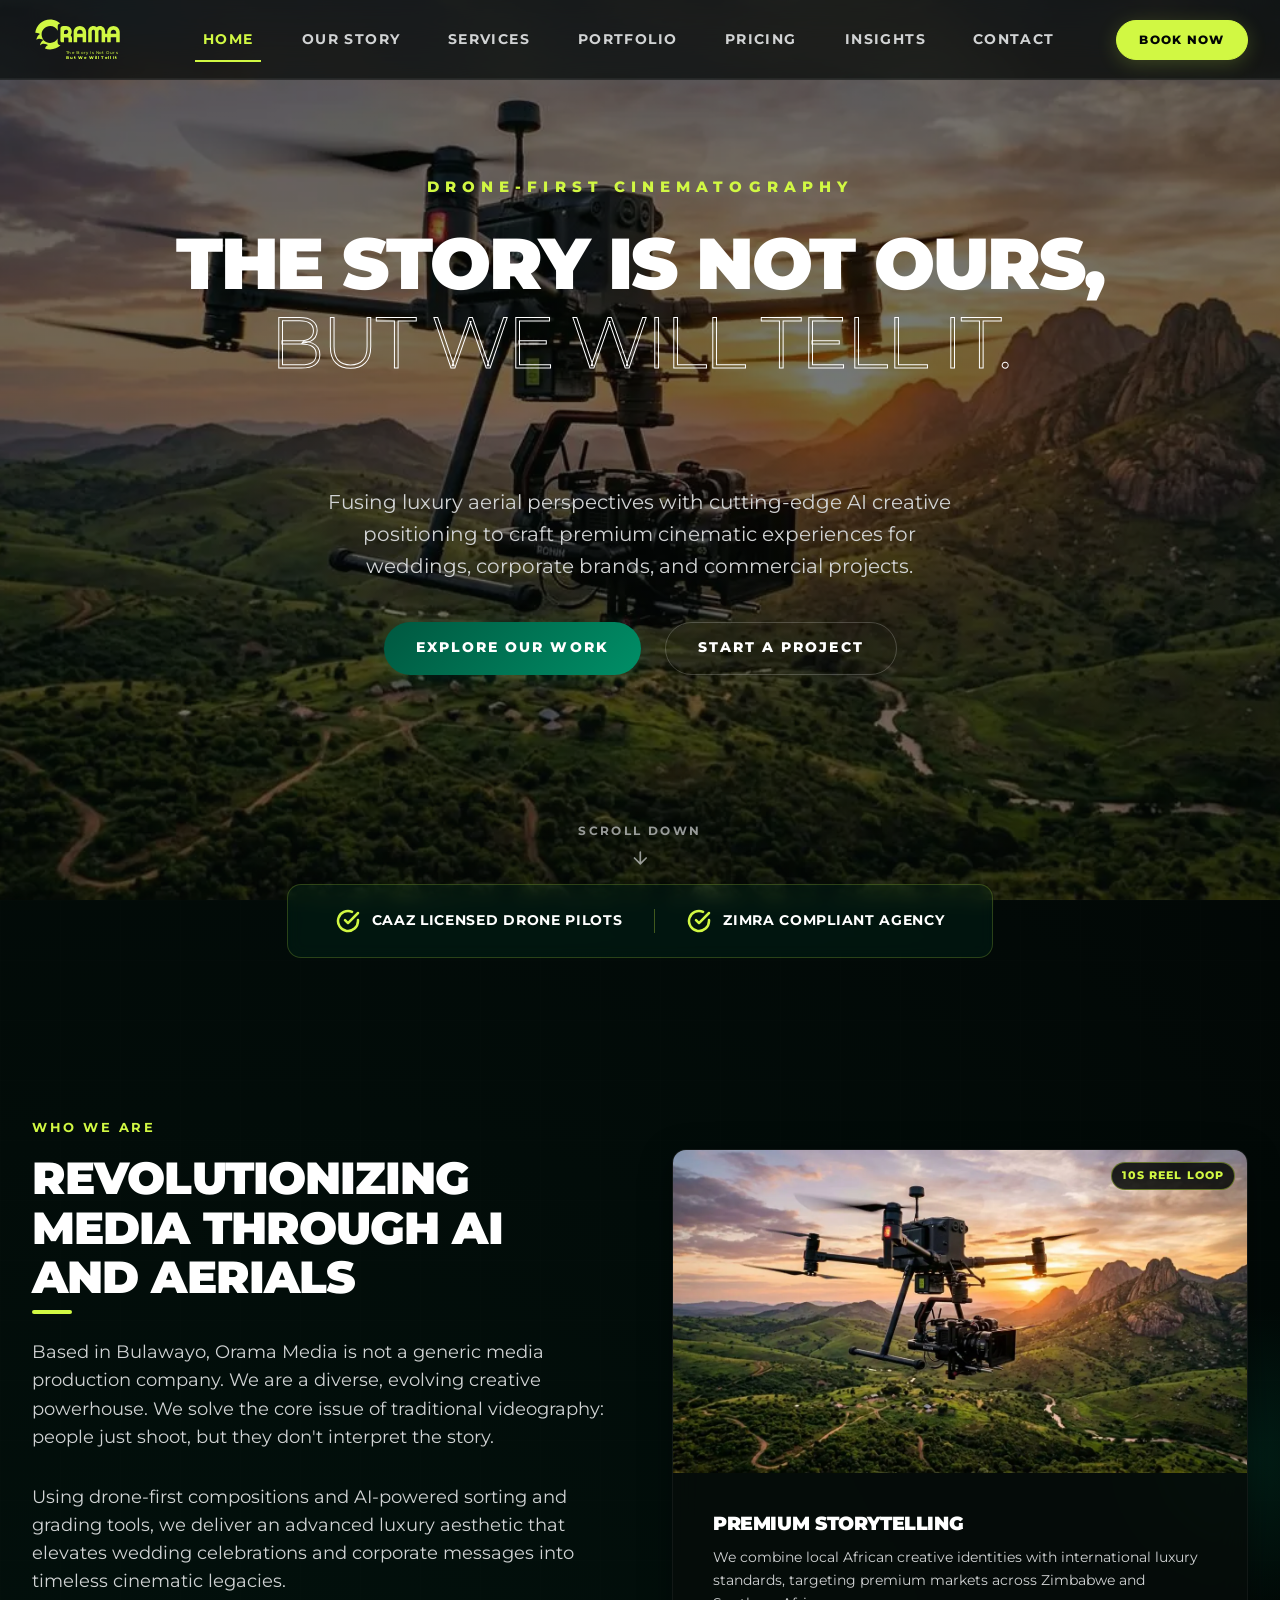
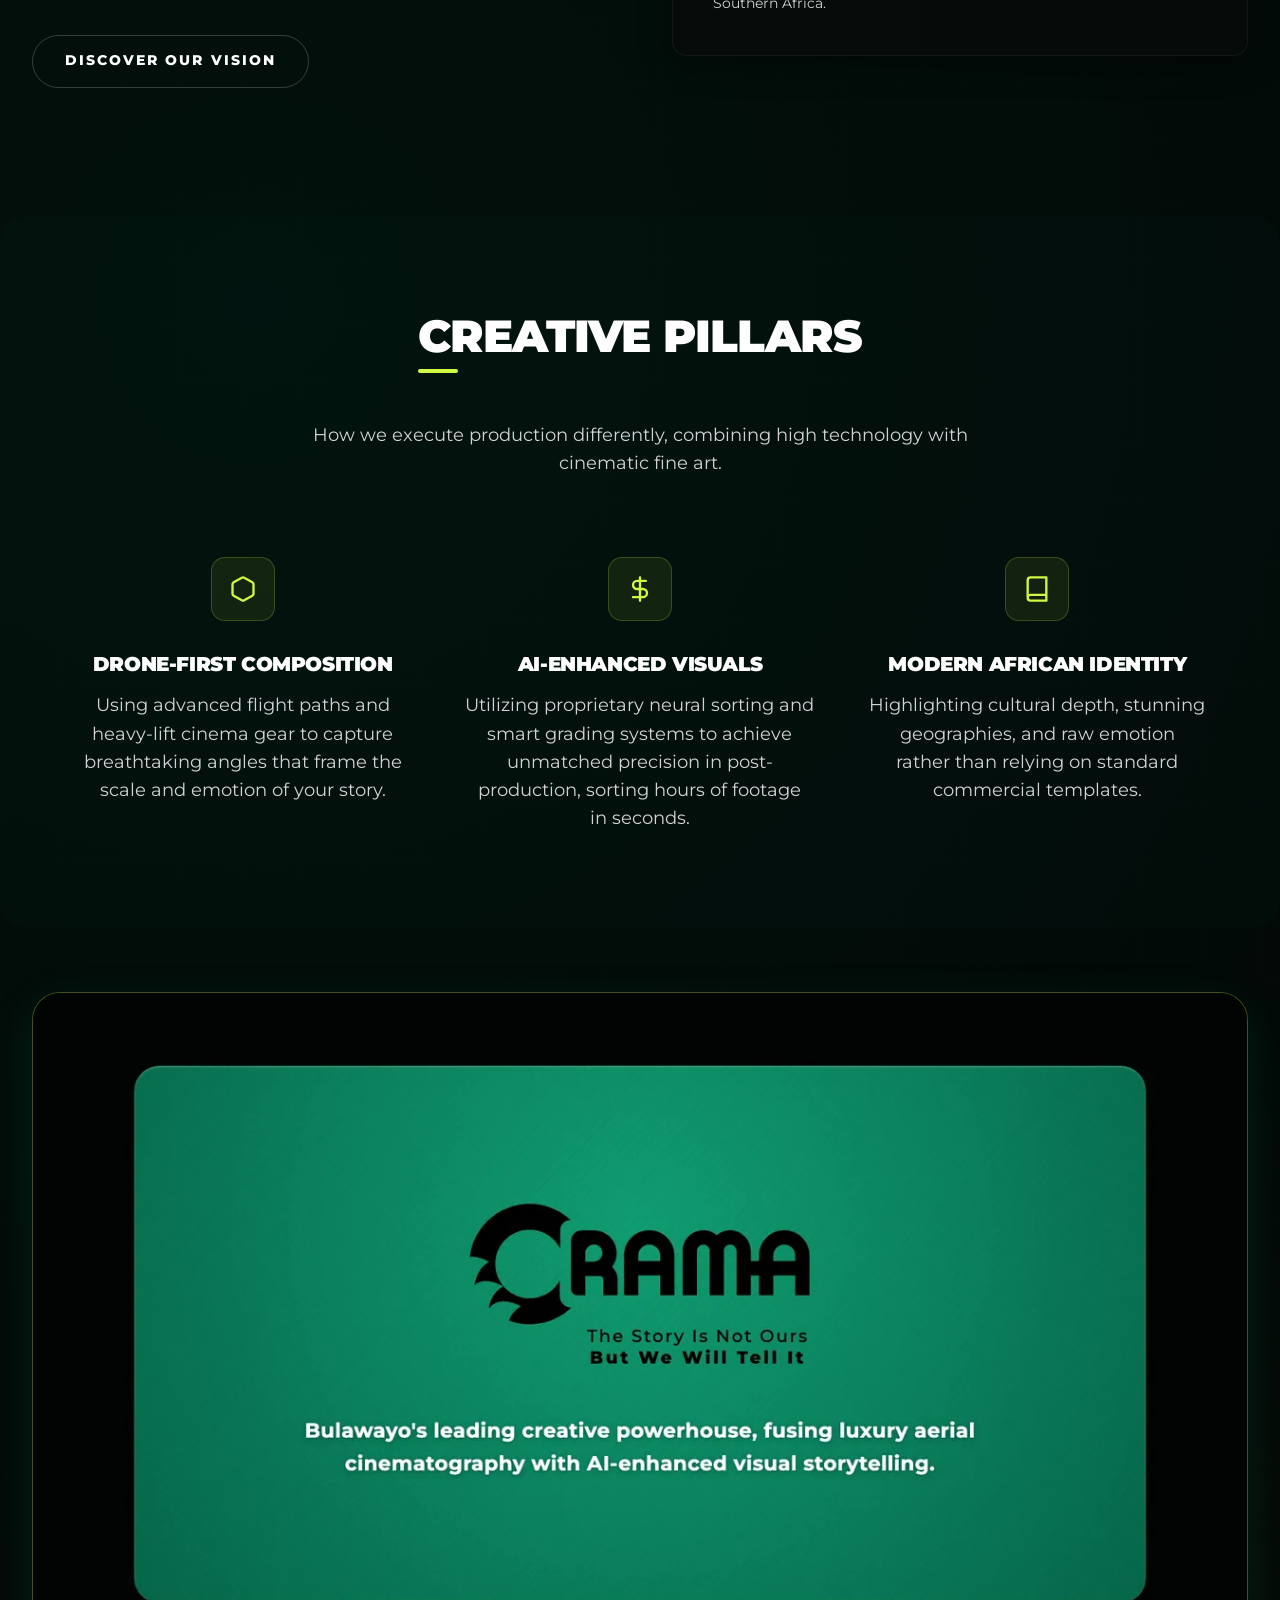
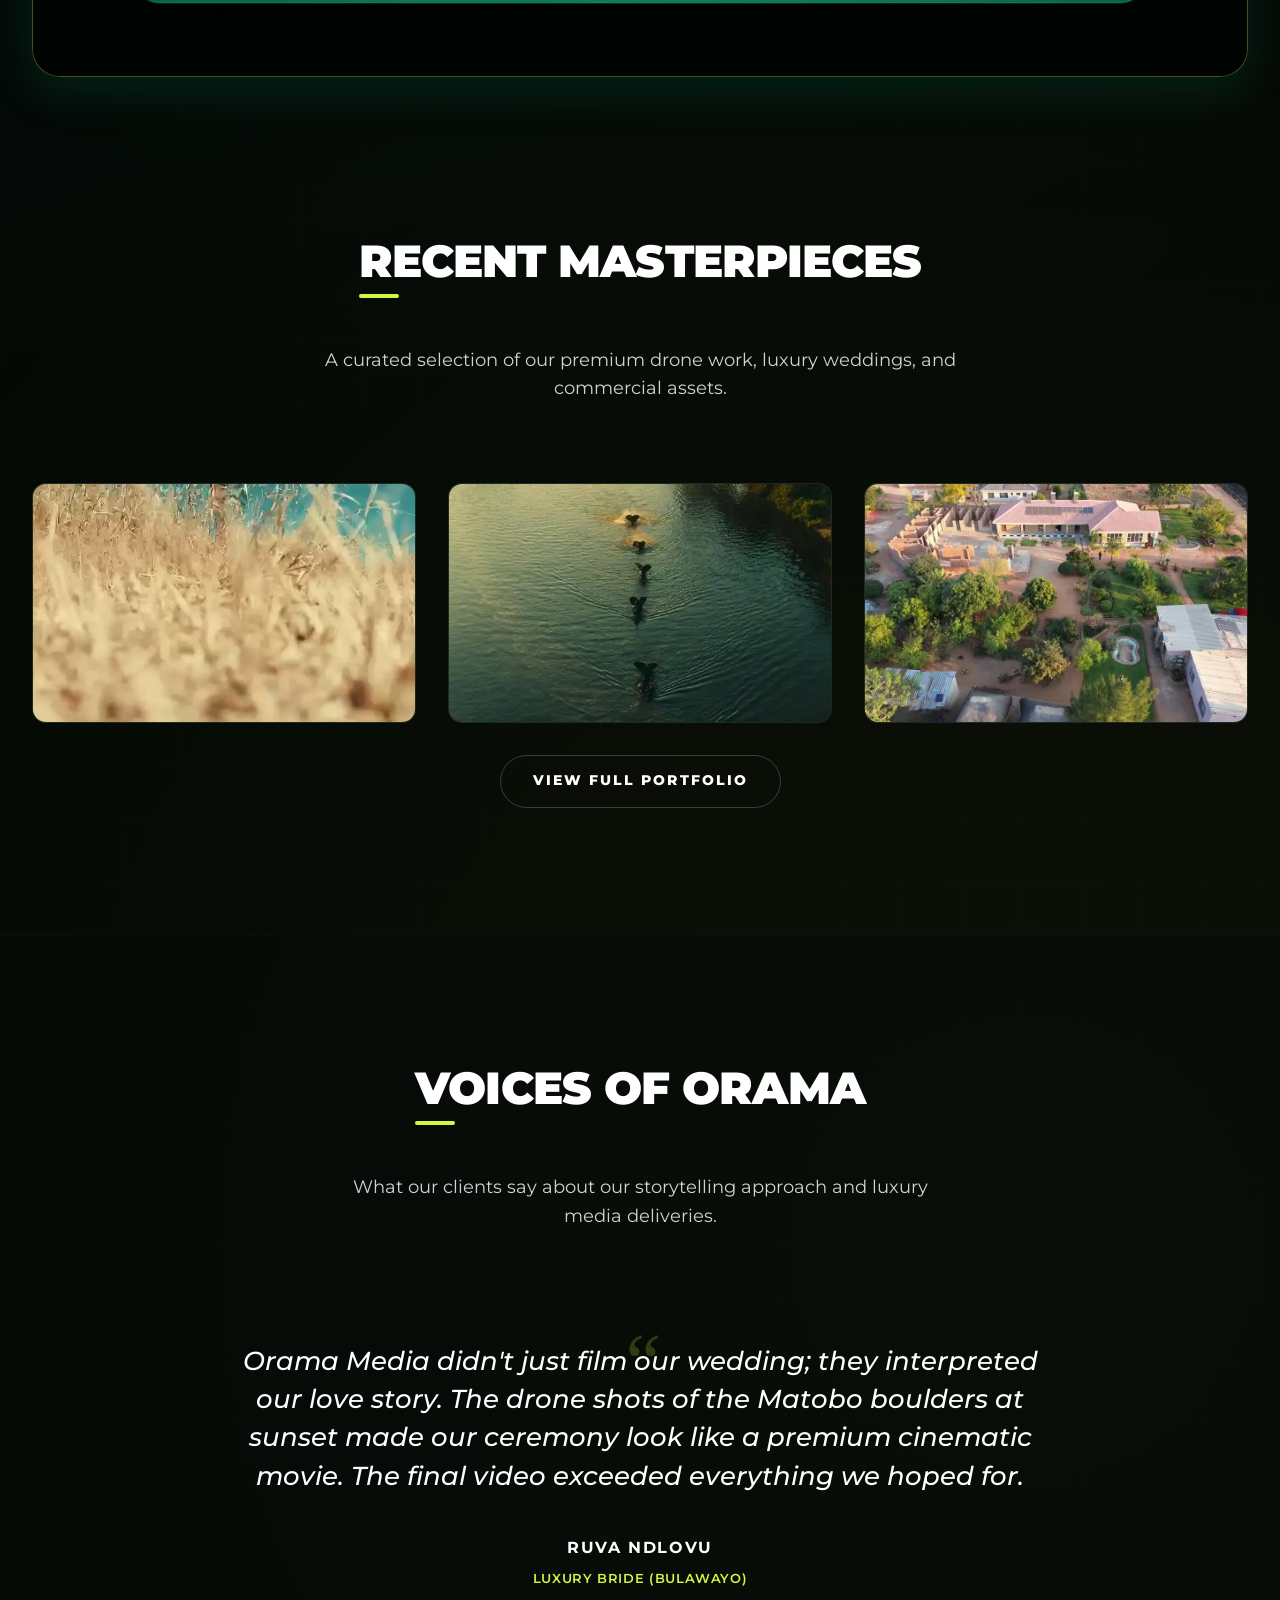
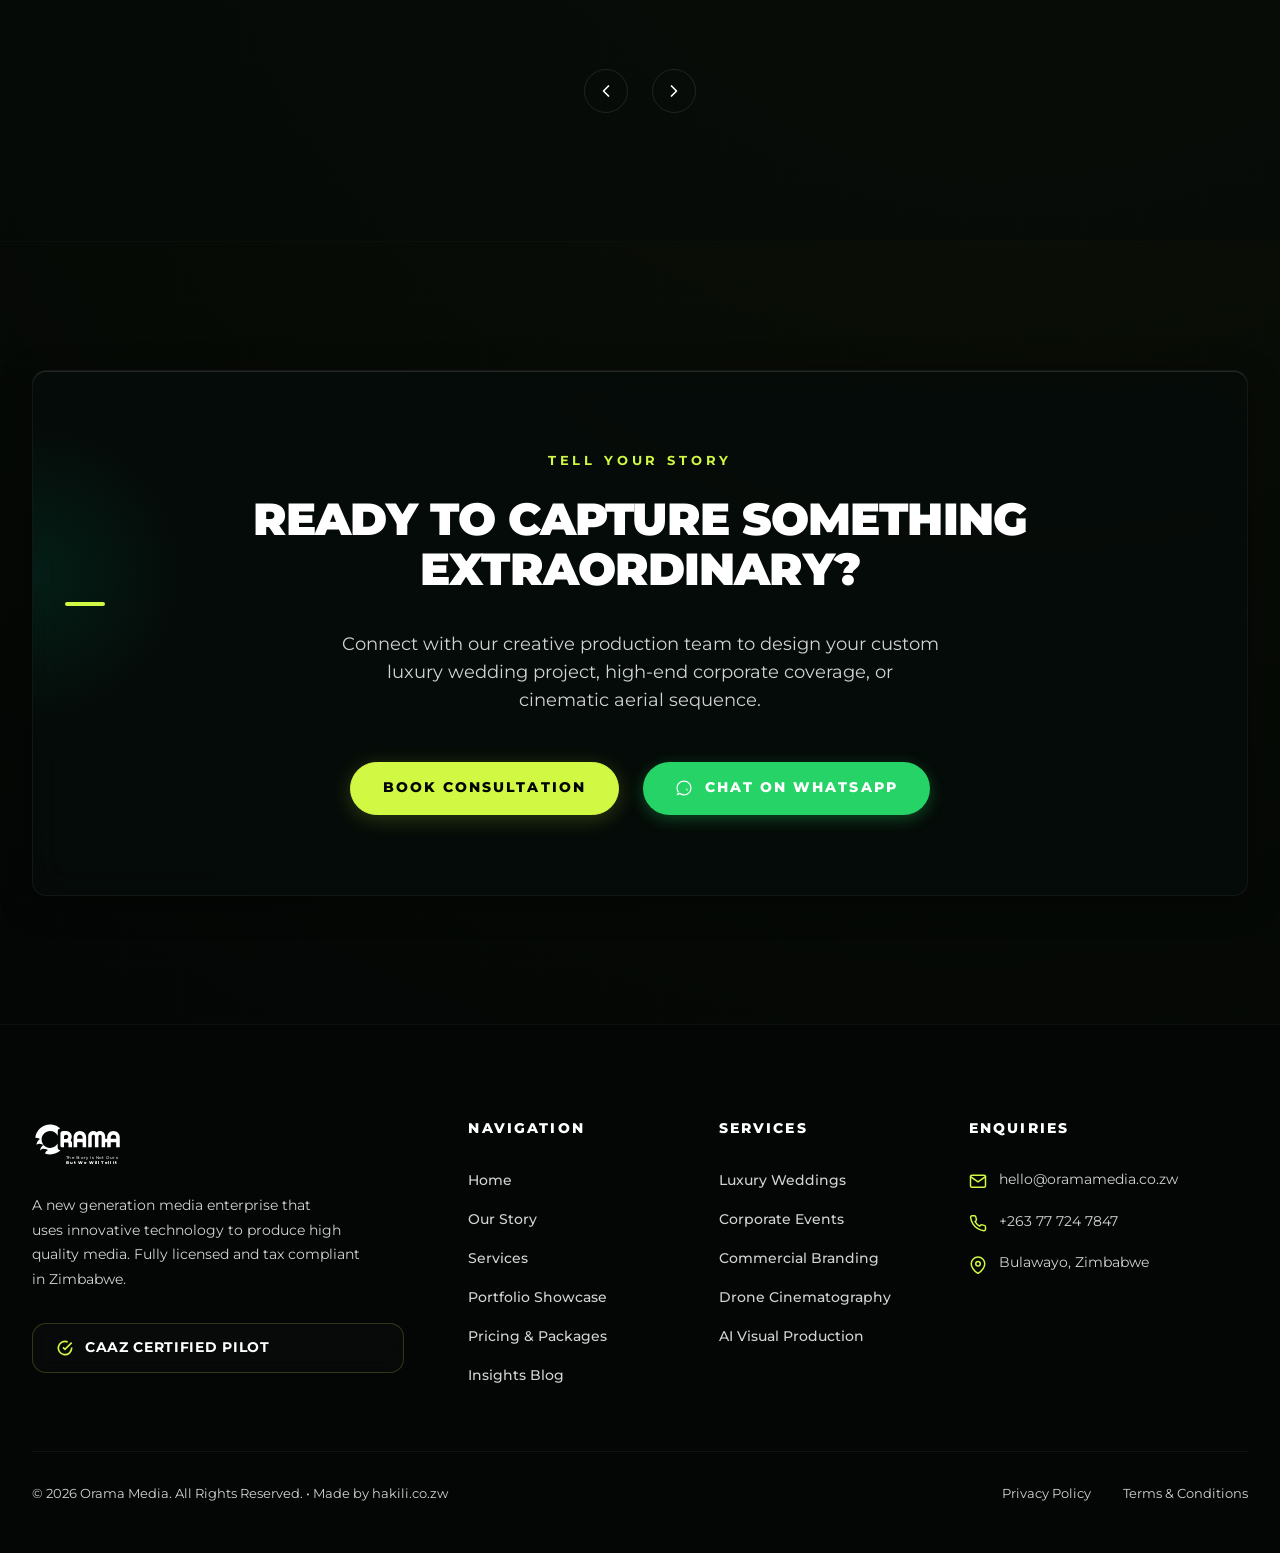
<file: index.html>
<!DOCTYPE html>
<html lang="en">
<head>
  <meta charset="UTF-8">
  <meta name="viewport" content="width=device-width, initial-scale=1.0, viewport-fit=cover">
  <!-- SEO Meta Tags -->
  <title>Orama Media | Premium Drone Cinematography & AI Visual Production | Bulawayo</title>
  <meta name="description" content="Bulawayo's leading premium drone cinematography and AI-powered visual production agency. Luxury weddings, high-end corporate events, and cinematic commercial branding.">
  <meta name="keywords" content="Orama Media, drone cinematography Bulawayo, drone video Zimbabwe, wedding videography Bulawayo, AI video editing, luxury wedding video, corporate event coverage Zimbabwe, CAAZ licensed drone pilot">
  
  <!-- Open Graph -->
  <meta property="og:title" content="Orama Media | Premium Drone Cinematography">
  <meta property="og:description" content="Cinematic storytelling, luxury weddings, and high-end corporate media powered by drone-first aesthetics and AI production.">
  <meta property="og:image" content="https://oramamedia.co.zw/images/drone.webp">
  <meta property="og:type" content="website">

  <!-- Preconnect and Fonts -->
  <link rel="preconnect" href="https://fonts.googleapis.com">
  <link rel="preconnect" href="https://fonts.gstatic.com" crossorigin>
  <link rel="preconnect" href="https://www.gstatic.com" crossorigin>
  <link rel="preload" href="images/drone.webp" as="image" fetchpriority="high">
  <link rel="preload" href="https://fonts.googleapis.com/css2?family=Montserrat:ital,wght@0,300;0,400;0,500;0,600;0,700;0,800;0,900;1,400&display=swap" as="style" onload="this.onload=null;this.rel='stylesheet'">
  <noscript><link rel="stylesheet" href="https://fonts.googleapis.com/css2?family=Montserrat:ital,wght@0,300;0,400;0,500;0,600;0,700;0,800;0,900;1,400&display=swap"></noscript>

  <!-- Stylesheets -->
  <link rel="stylesheet" href="css/style.min.css?v=6">
  <link rel="canonical" href="https://oramamedia.co.zw/">
  <link rel="icon" href="/favicon.ico" sizes="any">
  <link rel="icon" type="image/svg+xml" href="/favicon.svg">
  <link rel="apple-touch-icon" href="/apple-touch-icon.png">
  <script type="application/ld+json">
  {"@context": "https://schema.org", "@type": "LocalBusiness", "name": "Orama Media", "url": "https://oramamedia.co.zw/", "image": "https://oramamedia.co.zw/images/drone.webp", "logo": "https://oramamedia.co.zw/images/logo-official.png", "email": "hello@oramamedia.co.zw", "telephone": "+263777247847", "address": {"@type": "PostalAddress", "addressLocality": "Bulawayo", "addressCountry": "ZW"}, "sameAs": ["https://wa.me/263777247847"]}
  </script>
</head>
<body>

  <!-- HEADER -->
  <header class="header" id="main-header">
    <div class="header__container">
      <a href="index.html" class="logo" id="header-logo-link" aria-label="Orama Media Homepage">
        <svg style="height: 100%; width: auto; display: block;" xmlns="http://www.w3.org/2000/svg" viewBox="370 440 190 100" width="100%" height="100%">
  <!-- Orama Media Official Vector Logo directly extracted from Brand Booklet PDF -->
  <g fill="currentColor" fill-rule="evenodd">
    <!-- Logo Mark -->
    <path d="M 429.35 501.06 C 423.73 506.42, 416.12 509.71, 407.75 509.71 C 403.98 509.71, 400.36 509.04, 397.01 507.82 C 398.93 503.11, 401.82 501.25, 403.30 500.50 C 401.37 499.41, 393.11 495.02, 387.66 500.51 C 387.33 500.84, 387.02 501.19, 386.74 501.57 C 386.89 500.02, 387.47 496.40, 390.27 493.16 C 391.59 491.62, 393.02 490.64, 394.11 490.02 C 392.28 488.98, 384.65 484.93, 379.22 489.35 C 380.76 481.15, 384.95 478.37, 386.84 477.41 C 385.51 476.66, 381.17 474.34, 376.81 474.77 C 378.68 459.32, 391.81 447.30, 407.75 447.30 C 411.71 447.30, 415.74 448.33, 415.74 448.33 C 422.35 450.09, 426.82 453.65, 429.05 455.71 C 426.06 455.71, 423.64 458.14, 423.64 461.13 C 423.65 464.27, 423.66 467.40, 423.66 470.54 C 420.72 464.73, 414.69 460.73, 407.75 460.73 C 398.03 460.73, 390.30 468.44, 390.02 478.02 C 389.74 487.85, 397.66 496.15, 407.51 496.28 C 414.36 496.37, 420.36 492.65, 423.41 487.05 L 423.41 495.12 C 423.41 496.76, 424.08 498.24, 425.15 499.32 C 426.23 500.39, 427.71 501.06, 429.35 501.06" />
    
    <!-- Letter R -->
    <path d="M 441.08 477.29 L 436.63 477.29 L 436.63 472.84 C 436.63 471.57, 437.16 470.42, 438.02 469.61 C 438.99 468.69, 440.39 468.20, 441.89 468.46 C 443.64 468.76, 445.09 470.15, 445.44 471.90 C 446.02 474.78, 443.85 477.29, 441.08 477.29 M 450.55 479.94 C 452.02 477.91, 452.92 475.49, 452.92 472.84 C 452.92 466.38, 447.84 461.19, 441.42 461.01 L 441.42 461.01 L 441.28 461.01 C 441.21 461.01, 441.15 461.00, 441.08 461.00 C 441.04 461.00, 440.99 461.01, 440.94 461.01 L 434.74 461.01 C 431.71 461.01, 429.24 463.46, 429.24 466.50 L 429.24 491.37 C 429.24 493.22, 430.74 494.72, 432.59 494.72 L 436.63 494.72 L 436.63 484.68 L 444.30 484.68 C 445.20 484.68, 446.01 485.48, 446.01 486.48 L 446.01 494.72 L 453.40 494.72 L 453.40 486.48 C 453.40 483.87, 452.26 481.60, 450.55 479.94" />
    
    <!-- Letter A -->
    <path d="M 475.46 476.96 L 464.09 476.96 L 464.09 474.03 C 464.09 470.95, 466.65 468.39, 469.77 468.39 C 472.90 468.39, 475.46 470.95, 475.46 474.03 L 475.46 476.96 M 469.77 461.00 C 462.53 461.00, 456.71 466.83, 456.71 474.03 L 456.71 494.72 L 464.09 494.72 L 464.09 484.35 L 475.46 484.35 L 475.46 494.72 L 482.84 494.72 L 482.84 474.03 C 482.84 466.83, 476.92 461.00, 469.77 461.00" />
    
    <!-- Letters M and second A -->
    <path d="M 545.43 476.96 L 534.07 476.96 L 534.07 474.03 C 534.07 470.95, 536.63 468.39, 539.75 468.39 C 542.88 468.39, 545.43 470.95, 545.43 474.03 L 545.43 476.96 M 539.75 461.00 C 532.51 461.00, 526.68 466.83, 526.68 474.03 L 526.68 476.96 L 522.43 476.96 L 522.43 471.91 C 522.43 466.12, 517.69 461.07, 511.90 461.00 C 509.15 460.97, 506.69 461.92, 504.76 463.61 C 502.87 461.95, 500.46 461.00, 497.80 461.00 C 491.93 461.00, 487.10 465.69, 487.10 471.52 L 487.10 494.72 L 494.49 494.72 L 494.49 471.87 C 494.49 470.05, 495.88 468.45, 497.69 468.39 C 499.59 468.33, 501.07 469.82, 501.07 471.71 L 501.07 494.72 L 508.46 494.72 L 508.46 471.52 C 508.46 469.68, 510.01 468.40, 511.75 468.39 C 513.59 468.38, 515.04 469.99, 515.04 471.83 L 515.04 494.72 L 522.43 494.72 L 522.43 484.35 L 526.68 484.35 L 526.68 494.72 L 534.07 494.72 L 534.07 484.35 L 545.43 484.35 L 545.43 494.72 L 552.82 494.72 L 552.82 474.03 C 552.82 466.83, 546.90 461.00, 539.75 461.00" />
    
    <!-- Underline -->
    <path d="M 436.63 506.08 L 552.82 506.08" />
    
    <!-- Tagline (Typographically aligned using official guidelines coordinates) -->
    <text x="495" y="519" font-family="'Montserrat', sans-serif" font-weight="500" font-size="9" text-anchor="middle" letter-spacing="0.1em">The Story Is Not Ours</text>
    <text x="495" y="530" font-family="'Montserrat', sans-serif" font-weight="800" font-size="9" text-anchor="middle" letter-spacing="0.15em">But We Will Tell It</text>
  </g>
</svg>

      </a>

      <nav class="nav" id="header-navigation" aria-label="Main Navigation">
        <a href="index.html" class="nav__link nav__link--active" id="nav-home">Home</a>
        <a href="about.html" class="nav__link" id="nav-about">Our Story</a>
        <a href="services.html" class="nav__link" id="nav-services">Services</a>
        <a href="portfolio.html" class="nav__link" id="nav-portfolio">Portfolio</a>
        <a href="pricing.html" class="nav__link" id="nav-pricing">Pricing</a>
        <a href="blog.html" class="nav__link" id="nav-blog">Insights</a>
        <a href="contact.html" class="nav__link" id="nav-contact">Contact</a>
        <a href="#" class="btn btn--accent nav__cta" id="nav-cta-btn" data-dialog-target="booking-dialog">Book Now</a>
      </nav>

      <button class="menu-btn" id="mobile-menu-toggle" aria-label="Toggle Menu" aria-expanded="false" aria-controls="header-navigation">
        <span class="menu-btn__line"></span>
        <span class="menu-btn__line"></span>
        <span class="menu-btn__line"></span>
      </button>
    </div>
  </header>

  <!-- HERO SECTION -->
  <section class="hero" id="hero-section">
    <div class="hero__bg">
      <div class="hero__video-container">
        <!-- Background Video (Compressed MP4 with poster fallback) -->
        <video data-lazy-video="after-load" preload="none" class="hero__video" autoplay loop muted playsinline poster="images/drone.webp">
          <source data-src="images/hero-bg.mp4" type="video/mp4">
          <img src="images/drone.webp" class="hero__video" alt="Cinematic Drone Flight over Bulawayo Hills" width="1280" height="720">
        </video>
      </div>
      <div class="hero__overlay"></div>
    </div>
    <div class="hero__container">
      <span class="hero__tagline">Drone-First Cinematography</span>
      <h1 class="hero__title">
        The Story Is Not Ours, 
        <span>But We Will Tell It.</span>
      </h1>
      <p class="hero__description">
        Fusing luxury aerial perspectives with cutting-edge AI creative positioning to craft premium cinematic experiences for weddings, corporate brands, and commercial projects.
      </p>
      <div class="hero__actions">
        <a href="portfolio.html" class="btn btn--primary" id="hero-view-work">Explore Our Work</a>
        <a href="contact.html" class="btn btn--outline" id="hero-get-in-touch">Start A Project</a>
      </div>
    </div>
    <a href="#about-highlight" class="hero__scroll-down" id="scroll-down-arrow">
      Scroll Down
      <svg xmlns="http://www.w3.org/2000/svg" width="20" height="20" viewBox="0 0 24 24" fill="none" stroke="currentColor" stroke-width="2" stroke-linecap="round" stroke-linejoin="round"><path d="M12 5v14M19 12l-7 7-7-7"/></svg>
    </a>
  </section>

  <!-- TRUST CREDENTIALS BANNER -->
  <section class="text-center" style="padding: 2rem 1rem; margin-top: -3rem; position: relative; z-index: 20;" id="credentials-banner">
    <div class="badge-banner">
      <div class="badge-item">
        <svg xmlns="http://www.w3.org/2000/svg" width="24" height="24" viewBox="0 0 24 24" fill="none" stroke="currentColor" stroke-width="2.5" stroke-linecap="round" stroke-linejoin="round"><path d="M22 11.08V12a10 10 0 1 1-5.93-9.14"/><polyline points="22 4 12 14.01 9 11.01"/></svg>
        <span>CAAZ Licensed Drone Pilots</span>
      </div>
      <div style="width: 1px; height: 24px; background-color: rgba(209, 248, 67, 0.3);"></div>
      <div class="badge-item">
        <svg xmlns="http://www.w3.org/2000/svg" width="24" height="24" viewBox="0 0 24 24" fill="none" stroke="currentColor" stroke-width="2.5" stroke-linecap="round" stroke-linejoin="round"><path d="M22 11.08V12a10 10 0 1 1-5.93-9.14"/><polyline points="22 4 12 14.01 9 11.01"/></svg>
        <span>ZIMRA Compliant Agency</span>
      </div>
    </div>
  </section>

  <!-- STORY PREVIEW SECTION -->
  <section class="section scroll-reveal" id="about-highlight">
    <div class="grid-2">
      <div>
        <span class="text-accent text-bold" style="text-transform: uppercase; font-size: 0.8rem; letter-spacing: 0.2em; display: block; margin-bottom: 1rem;">Who We Are</span>
        <h2>Revolutionizing Media Through AI and Aerials</h2>
        <p style="margin-bottom: 2rem;">
          Based in Bulawayo, Orama Media is not a generic media production company. We are a diverse, evolving creative powerhouse. We solve the core issue of traditional videography: people just shoot, but they don't interpret the story.
        </p>
        <p style="margin-bottom: 2.5rem;">
          Using drone-first compositions and AI-powered sorting and grading tools, we deliver an advanced luxury aesthetic that elevates wedding celebrations and corporate messages into timeless cinematic legacies.
        </p>
        <a href="about.html" class="btn btn--outline" id="about-read-story">Discover Our Vision</a>
      </div>
      <div class="glow-overlay glow-overlay--right">
        <div class="card" style="padding: 0; overflow: hidden; border-radius: var(--border-radius-md);">
          <div style="position: relative; width: 100%; aspect-ratio: 16/9; overflow: hidden; background-color: #070d0a;">
            <video data-lazy-video="visible" preload="none" autoplay loop muted playsinline poster="images/drone.webp" style="width: 100%; height: 100%; object-fit: cover;">
              <source data-src="images/horizon-reel-10s.mp4" type="video/mp4">
            </video>
            <div style="position: absolute; top: 12px; right: 12px; background: rgba(3, 7, 5, 0.85); color: var(--color-accent); font-size: 0.7rem; font-weight: 800; padding: 4px 10px; border-radius: 20px; border: 1px solid rgba(209,248,67,0.4); text-transform: uppercase; letter-spacing: 0.1em;">
              10s Reel Loop
            </div>
          </div>
          <div style="padding: 2.5rem;">
            <h3 style="font-size: 1.2rem; margin-bottom: 0.75rem;">Premium Storytelling</h3>
            <p style="font-size: 0.9rem;">We combine local African creative identities with international luxury standards, targeting premium markets across Zimbabwe and Southern Africa.</p>
          </div>
        </div>
      </div>
    </div>
  </section>

  <!-- FEATURES / PILLARS -->
  <section class="section scroll-reveal" id="pillars-section" style="background-color: rgba(0, 88, 64, 0.05); border-radius: var(--border-radius-lg); padding: 6rem 4rem;">
    <div class="section-header">
      <h2>Creative Pillars</h2>
      <p>How we execute production differently, combining high technology with cinematic fine art.</p>
    </div>
    <div class="pillar-list">
      <div class="pillar-card">
        <div class="pillar-card__icon">
          <svg xmlns="http://www.w3.org/2000/svg" width="28" height="28" viewBox="0 0 24 24" fill="none" stroke="currentColor" stroke-width="2" stroke-linecap="round" stroke-linejoin="round"><path d="M21 16V8a2 2 0 0 0-1-1.73l-7-4a2 2 0 0 0-2 0l-7 4A2 2 0 0 0 3 8v8a2 2 0 0 0 1 1.73l7 4a2 2 0 0 0 2 0l7-4A2 2 0 0 0 21 16z"/></svg>
        </div>
        <h3>Drone-First Composition</h3>
        <p>Using advanced flight paths and heavy-lift cinema gear to capture breathtaking angles that frame the scale and emotion of your story.</p>
      </div>
      <div class="pillar-card">
        <div class="pillar-card__icon">
          <svg xmlns="http://www.w3.org/2000/svg" width="28" height="28" viewBox="0 0 24 24" fill="none" stroke="currentColor" stroke-width="2" stroke-linecap="round" stroke-linejoin="round"><path d="M12 2v20M17 5H9.5a3.5 3.5 0 0 0 0 7h5a3.5 3.5 0 0 1 0 7H6"/></svg>
        </div>
        <h3>AI-Enhanced Visuals</h3>
        <p>Utilizing proprietary neural sorting and smart grading systems to achieve unmatched precision in post-production, sorting hours of footage in seconds.</p>
      </div>
      <div class="pillar-card">
        <div class="pillar-card__icon">
          <svg xmlns="http://www.w3.org/2000/svg" width="28" height="28" viewBox="0 0 24 24" fill="none" stroke="currentColor" stroke-width="2" stroke-linecap="round" stroke-linejoin="round"><path d="M4 19.5A2.5 2.5 0 0 1 6.5 17H20M4 4.5A2.5 2.5 0 0 1 6.5 2H20v20H6.5a2.5 2.5 0 0 1-2.5-2.5V4.5z"/></svg>
        </div>
        <h3>Modern African Identity</h3>
        <p>Highlighting cultural depth, stunning geographies, and raw emotion rather than relying on standard commercial templates.</p>
      </div>
    </div>
  </section>

  <!-- BRAND LOGO SHOWCASE BANNER (Animated Video Banner) -->
  <section class="section scroll-reveal" id="brand-identity-showcase" style="padding: 4rem 2rem 2rem 2rem;">
    <div class="card" style="padding: 0; position: relative; overflow: hidden; border-radius: var(--border-radius-lg); box-shadow: 0 15px 40px rgba(0, 88, 64, 0.3); border-color: rgba(209, 248, 67, 0.3);">
      <div style="position: relative; width: 100%; aspect-ratio: 16/9; overflow: hidden; background-color: #030805;">
        <video data-lazy-video="visible" preload="none" autoplay loop muted playsinline webkit-playsinline poster="images/orama-green-banner-poster.webp" style="width: 100%; height: 100%; object-fit: cover;">
          <source data-src="images/orama-banner-animated.mp4?v=2" type="video/mp4">
        </video>
      </div>
    </div>
  </section>

  <!-- MINI PORTFOLIO PREVIEW -->
  <section class="section scroll-reveal" id="portfolio-preview">
    <div class="section-header">
      <h2>Recent Masterpieces</h2>
      <p>A curated selection of our premium drone work, luxury weddings, and commercial assets.</p>
    </div>
    <div class="portfolio-grid">
      <!-- FEATURED VIDEO ITEM: Orama Aerial Visual Reel -->
      <div class="portfolio-item" data-category="drone">
        <video poster="images/portfolio-video-1-poster.webp" data-lazy-video="visible" preload="none" class="portfolio-item__img" autoplay loop muted playsinline style="width: 100%; height: 100%; object-fit: cover;">
          <source data-src="images/portfolio-video-1.mp4" type="video/mp4">
        </video>
        <div class="portfolio-item__overlay">
          <span class="portfolio-item__category">Showreel Video</span>
          <h3 class="portfolio-item__title">Orama Aerial Visual Reel</h3>
          <a href="#" class="portfolio-item__link" id="portfolio-link-showreel" data-dialog-target="showreel-dialog" data-video-src="images/portfolio-video-1.mp4">
            Play Reel
            <svg xmlns="http://www.w3.org/2000/svg" width="16" height="16" viewBox="0 0 24 24" fill="none" stroke="currentColor" stroke-width="2" stroke-linecap="round" stroke-linejoin="round"><polygon points="5 3 19 12 5 21 5 3"/></svg>
          </a>
        </div>
      </div>
      <div class="portfolio-item" data-category="drone">
        <img src="images/elephants-river.webp" class="portfolio-item__img" alt="Zambezi & Vic Falls Aerial Collection" width="800" height="500" loading="lazy" decoding="async">
        <div class="portfolio-item__overlay">
          <span class="portfolio-item__category">Wildlife &amp; Aerial Gallery</span>
          <h3 class="portfolio-item__title">Zambezi &amp; Vic Falls Aerial Collection</h3>
          <a href="#" class="portfolio-item__link" id="portfolio-link-wonders-gallery" data-dialog-target="showreel-dialog" data-gallery-images="images/elephants-river.webp,images/victoria-falls.webp,images/misty-forest.webp">
            View Photo Series (3 Photos)
            <svg xmlns="http://www.w3.org/2000/svg" width="16" height="16" viewBox="0 0 24 24" fill="none" stroke="currentColor" stroke-width="2" stroke-linecap="round" stroke-linejoin="round"><rect x="3" y="3" width="18" height="18" rx="2" ry="2"/><circle cx="8.5" cy="8.5" r="1.5"/><polyline points="21 15 16 10 5 21"/></svg>
          </a>
        </div>
      </div>
      <div class="portfolio-item" data-category="commercial">
        <video poster="images/mantonies-lodge-poster.webp" data-lazy-video="visible" preload="none" class="portfolio-item__img" autoplay loop muted playsinline style="width: 100%; height: 100%; object-fit: cover;">
          <source data-src="images/mantonies-lodge.mp4" type="video/mp4">
        </video>
        <div class="portfolio-item__overlay">
          <span class="portfolio-item__category">Hospitality &amp; Estate Aerials</span>
          <h3 class="portfolio-item__title">Mantonies Lodge Esigodini</h3>
          <a href="#" class="portfolio-item__link" id="portfolio-link-mantonies" data-dialog-target="showreel-dialog" data-video-src="images/mantonies-lodge.mp4">
            Play Video &amp; Showcase
            <svg xmlns="http://www.w3.org/2000/svg" width="16" height="16" viewBox="0 0 24 24" fill="none" stroke="currentColor" stroke-width="2" stroke-linecap="round" stroke-linejoin="round"><polygon points="5 3 19 12 5 21 5 3"/></svg>
          </a>
        </div>
      </div>

    </div>
    <div class="text-center mt-4">
      <a href="portfolio.html" class="btn btn--outline" id="view-all-portfolio">View Full Portfolio</a>
    </div>
  </section>

  <!-- TESTIMONIALS SLIDER SECTION -->
  <section class="section scroll-reveal" id="testimonials-section" style="background-color: rgba(5, 10, 8, 0.5); border-top: 1px solid rgba(255, 255, 255, 0.02); border-bottom: 1px solid rgba(255, 255, 255, 0.02);">
    <div class="section-header">
      <h2>Voices of Orama</h2>
      <p>What our clients say about our storytelling approach and luxury media deliveries.</p>
    </div>
    <div class="testimonials">
      <div class="testimonial-track" id="testimonial-slider-track">
        <div class="testimonial-slide">
          <p>Orama Media didn't just film our wedding; they interpreted our love story. The drone shots of the Matobo boulders at sunset made our ceremony look like a premium cinematic movie. The final video exceeded everything we hoped for.</p>
          <div class="testimonial-author">
            <span class="testimonial-author__name">Ruva Ndlovu</span>
            <span class="testimonial-author__company">Luxury Bride (Bulawayo)</span>
          </div>
        </div>
        <div class="testimonial-slide">
          <p>We needed brand content that captured our agency's scale and modernity. Orama's drone-first approach and AI color-grading gave us a final cut that matched international standards. Highly professional team and fully CAAZ certified.</p>
          <div class="testimonial-author">
            <span class="testimonial-author__name">Conrad Mpofu</span>
            <span class="testimonial-author__company">Director, Falcon Logistics</span>
          </div>
        </div>
        <div class="testimonial-slide">
          <p>Their creative positioning is revolutionary. By utilising AI workflows, they returned our site shooting summit highlights in under 24 hours. The drone footage was incredibly steady and crisp.</p>
          <div class="testimonial-author">
            <span class="testimonial-author__name">Derek Mafohla</span>
            <span class="testimonial-author__company">Hakili</span>
          </div>
        </div>
      </div>
      <div class="testimonial-controls">
        <button class="testimonial-btn testimonial-btn--prev" id="testimonial-prev-btn" aria-label="Previous Slide">
          <svg xmlns="http://www.w3.org/2000/svg" width="20" height="20" viewBox="0 0 24 24" fill="none" stroke="currentColor" stroke-width="2" stroke-linecap="round" stroke-linejoin="round"><path d="M15 18l-6-6 6-6"/></svg>
        </button>
        <button class="testimonial-btn testimonial-btn--next" id="testimonial-next-btn" aria-label="Next Slide">
          <svg xmlns="http://www.w3.org/2000/svg" width="20" height="20" viewBox="0 0 24 24" fill="none" stroke="currentColor" stroke-width="2" stroke-linecap="round" stroke-linejoin="round"><path d="M9 18l6-6-6-6"/></svg>
        </button>
      </div>
    </div>
  </section>

  <!-- MASSIVE CALL TO ACTION -->
  <section class="section scroll-reveal text-center" id="cta-banner">
    <div class="card glow-overlay glow-overlay--left" style="padding: 5rem 2rem;">
      <span class="text-accent text-bold" style="text-transform: uppercase; font-size: 0.8rem; letter-spacing: 0.3em; display: block; margin-bottom: 1.5rem;">Tell Your Story</span>
      <h2 style="font-size: clamp(1.8rem, 3.5vw, 3rem); margin-bottom: 1.5rem;">Ready to capture something extraordinary?</h2>
      <p style="margin: 0 auto 3rem auto; max-width: 600px;">
        Connect with our creative production team to design your custom luxury wedding project, high-end corporate coverage, or cinematic aerial sequence.
      </p>
      <div style="display: flex; gap: 1.5rem; justify-content: center; flex-wrap: wrap;">
        <button class="btn btn--accent" data-dialog-target="booking-dialog" id="cta-book-consultation">Book Consultation</button>
        <a href="https://wa.me/263777247847" class="btn btn--whatsapp" target="_blank" rel="noopener noreferrer" id="cta-whatsapp-link">
          <svg xmlns="http://www.w3.org/2000/svg" width="18" height="18" viewBox="0 0 24 24" fill="currentColor"><path d="M17.472 14.382c-.022-.015-.078-.028-.153-.049-.074-.022-.439-.216-.508-.24-.069-.025-.12-.037-.17.038-.05.075-.195.244-.24.294-.045.05-.09.055-.164.018-.074-.037-.313-.115-.596-.367-.219-.195-.367-.436-.41-.511-.043-.075-.005-.116.033-.153.033-.033.074-.085.11-.128.037-.043.05-.073.075-.121.025-.049.013-.09-.006-.127-.019-.037-.17-.41-.233-.562-.061-.148-.124-.128-.17-.13-.045-.003-.097-.003-.149-.003-.052 0-.136.019-.208.097-.072.078-.276.27-.276.658 0 .387.282.761.321.813.039.053.555.85 1.347 1.192.188.08.336.128.45.164.189.06.36.052.495.032.15-.022.439-.18.501-.353.063-.173.063-.32.044-.353-.018-.033-.07-.052-.144-.088zM12 2C6.48 2 2 6.48 2 12c0 2.17.69 4.19 1.86 5.86L2 22l4.31-1.8A9.92 9.92 0 0 0 12 22c5.52 0 10-4.48 10-10S17.52 2 12 2zm0 18c-1.84 0-3.55-.54-5-1.46l-.36-.21-2.58.7 1.08-2.53-.24-.39C3.99 15.01 3.5 13.56 3.5 12c0-4.69 3.81-8.5 8.5-8.5s8.5 3.81 8.5 8.5-3.81 8.5-8.5 8.5z"/></svg>
          Chat on WhatsApp
        </a>
      </div>
    </div>
  </section>

  <!-- CONSULTATION DIALOG (MODAL) -->
  <dialog id="booking-dialog">
    <div class="dialog-header">
      <h3 style="font-size: 1.25rem;">Book A Consultation</h3>
      <button class="dialog-close" aria-label="Close dialog">&times;</button>
    </div>
    <form action="contact.php" method="post" id="booking-form" >
      <div class="form-group">
        <label for="booking-name" class="form-label">Full Name</label>
        <input type="text" id="booking-name" name="name" class="form-control" placeholder="John Doe" required>
      </div>
      <div class="form-row">
        <div class="form-group">
          <label for="booking-email" class="form-label">Email Address</label>
          <input type="email" id="booking-email" name="email" class="form-control" placeholder="john@example.com" required>
        </div>
        <div class="form-group">
          <label for="booking-phone" class="form-label">Phone / WhatsApp</label>
          <input type="tel" id="booking-phone" name="phone" class="form-control" placeholder="+263 77..." required>
        </div>
      </div>
      <div class="form-group">
        <label for="booking-service" class="form-label">Service Required</label>
        <select id="booking-service" name="service" class="form-control" style="background-color: #070d0a;" required>
          <option value="" disabled selected>Select a Service</option>
          <option value="weddings">Luxury Wedding Videography</option>
          <option value="corporate">High-End Corporate Events</option>
          <option value="commercial">Commercial Brand Content</option>
          <option value="drone">Drone Cinematography / Aerials</option>
          <option value="custom">Other AI / Creative Production</option>
        </select>
      </div>
      <div class="form-group">
        <label for="booking-message" class="form-label">Project Details / Message</label>
        <textarea id="booking-message" name="message" class="form-control" placeholder="Tell us about the event date, venue, and your creative vision..."></textarea>
      </div>
      <button type="submit" class="btn btn--accent w-100" id="booking-submit-btn">Send Enquiry</button>
    </form>
  </dialog>

  <!-- FOOTER -->
  <footer class="footer">
    <div class="footer__container">
      <div class="footer__brand">
        <a href="index.html" class="footer__logo" aria-label="Orama Media Homepage">
          <svg style="height: 100%; width: auto; display: block; color: var(--color-white);" xmlns="http://www.w3.org/2000/svg" viewBox="370 440 190 100" width="100%" height="100%">
  <!-- Orama Media Official Vector Logo directly extracted from Brand Booklet PDF -->
  <g fill="currentColor" fill-rule="evenodd">
    <!-- Logo Mark -->
    <path d="M 429.35 501.06 C 423.73 506.42, 416.12 509.71, 407.75 509.71 C 403.98 509.71, 400.36 509.04, 397.01 507.82 C 398.93 503.11, 401.82 501.25, 403.30 500.50 C 401.37 499.41, 393.11 495.02, 387.66 500.51 C 387.33 500.84, 387.02 501.19, 386.74 501.57 C 386.89 500.02, 387.47 496.40, 390.27 493.16 C 391.59 491.62, 393.02 490.64, 394.11 490.02 C 392.28 488.98, 384.65 484.93, 379.22 489.35 C 380.76 481.15, 384.95 478.37, 386.84 477.41 C 385.51 476.66, 381.17 474.34, 376.81 474.77 C 378.68 459.32, 391.81 447.30, 407.75 447.30 C 411.71 447.30, 415.74 448.33, 415.74 448.33 C 422.35 450.09, 426.82 453.65, 429.05 455.71 C 426.06 455.71, 423.64 458.14, 423.64 461.13 C 423.65 464.27, 423.66 467.40, 423.66 470.54 C 420.72 464.73, 414.69 460.73, 407.75 460.73 C 398.03 460.73, 390.30 468.44, 390.02 478.02 C 389.74 487.85, 397.66 496.15, 407.51 496.28 C 414.36 496.37, 420.36 492.65, 423.41 487.05 L 423.41 495.12 C 423.41 496.76, 424.08 498.24, 425.15 499.32 C 426.23 500.39, 427.71 501.06, 429.35 501.06" />
    
    <!-- Letter R -->
    <path d="M 441.08 477.29 L 436.63 477.29 L 436.63 472.84 C 436.63 471.57, 437.16 470.42, 438.02 469.61 C 438.99 468.69, 440.39 468.20, 441.89 468.46 C 443.64 468.76, 445.09 470.15, 445.44 471.90 C 446.02 474.78, 443.85 477.29, 441.08 477.29 M 450.55 479.94 C 452.02 477.91, 452.92 475.49, 452.92 472.84 C 452.92 466.38, 447.84 461.19, 441.42 461.01 L 441.42 461.01 L 441.28 461.01 C 441.21 461.01, 441.15 461.00, 441.08 461.00 C 441.04 461.00, 440.99 461.01, 440.94 461.01 L 434.74 461.01 C 431.71 461.01, 429.24 463.46, 429.24 466.50 L 429.24 491.37 C 429.24 493.22, 430.74 494.72, 432.59 494.72 L 436.63 494.72 L 436.63 484.68 L 444.30 484.68 C 445.20 484.68, 446.01 485.48, 446.01 486.48 L 446.01 494.72 L 453.40 494.72 L 453.40 486.48 C 453.40 483.87, 452.26 481.60, 450.55 479.94" />
    
    <!-- Letter A -->
    <path d="M 475.46 476.96 L 464.09 476.96 L 464.09 474.03 C 464.09 470.95, 466.65 468.39, 469.77 468.39 C 472.90 468.39, 475.46 470.95, 475.46 474.03 L 475.46 476.96 M 469.77 461.00 C 462.53 461.00, 456.71 466.83, 456.71 474.03 L 456.71 494.72 L 464.09 494.72 L 464.09 484.35 L 475.46 484.35 L 475.46 494.72 L 482.84 494.72 L 482.84 474.03 C 482.84 466.83, 476.92 461.00, 469.77 461.00" />
    
    <!-- Letters M and second A -->
    <path d="M 545.43 476.96 L 534.07 476.96 L 534.07 474.03 C 534.07 470.95, 536.63 468.39, 539.75 468.39 C 542.88 468.39, 545.43 470.95, 545.43 474.03 L 545.43 476.96 M 539.75 461.00 C 532.51 461.00, 526.68 466.83, 526.68 474.03 L 526.68 476.96 L 522.43 476.96 L 522.43 471.91 C 522.43 466.12, 517.69 461.07, 511.90 461.00 C 509.15 460.97, 506.69 461.92, 504.76 463.61 C 502.87 461.95, 500.46 461.00, 497.80 461.00 C 491.93 461.00, 487.10 465.69, 487.10 471.52 L 487.10 494.72 L 494.49 494.72 L 494.49 471.87 C 494.49 470.05, 495.88 468.45, 497.69 468.39 C 499.59 468.33, 501.07 469.82, 501.07 471.71 L 501.07 494.72 L 508.46 494.72 L 508.46 471.52 C 508.46 469.68, 510.01 468.40, 511.75 468.39 C 513.59 468.38, 515.04 469.99, 515.04 471.83 L 515.04 494.72 L 522.43 494.72 L 522.43 484.35 L 526.68 484.35 L 526.68 494.72 L 534.07 494.72 L 534.07 484.35 L 545.43 484.35 L 545.43 494.72 L 552.82 494.72 L 552.82 474.03 C 552.82 466.83, 546.90 461.00, 539.75 461.00" />
    
    <!-- Underline -->
    <path d="M 436.63 506.08 L 552.82 506.08" />
    
    <!-- Tagline (Typographically aligned using official guidelines coordinates) -->
    <text x="495" y="519" font-family="'Montserrat', sans-serif" font-weight="500" font-size="9" text-anchor="middle" letter-spacing="0.1em">The Story Is Not Ours</text>
    <text x="495" y="530" font-family="'Montserrat', sans-serif" font-weight="800" font-size="9" text-anchor="middle" letter-spacing="0.15em">But We Will Tell It</text>
  </g>
</svg>

        </a>
        <p class="footer__brand-text">
          A new generation media enterprise that uses innovative technology to produce high quality media. Fully licensed and tax compliant in Zimbabwe.
        </p>
        <div class="badge-banner" style="padding: 0.8rem 1.5rem; background-color: rgba(255,255,255,0.02); display: flex;">
          <div class="badge-item" style="font-size: 0.65rem;">
            <svg xmlns="http://www.w3.org/2000/svg" width="16" height="16" viewBox="0 0 24 24" fill="none" stroke="currentColor" stroke-width="2.5"><path d="M22 11.08V12a10 10 0 1 1-5.93-9.14"/><polyline points="22 4 12 14.01 9 11.01"/></svg>
            <span>CAAZ CERTIFIED PILOT</span>
          </div>
        </div>
      </div>
      <div class="footer__col">
        <h4>Navigation</h4>
        <div class="footer__links">
          <a href="index.html" id="footer-link-home">Home</a>
          <a href="about.html" id="footer-link-about">Our Story</a>
          <a href="services.html" id="footer-link-services">Services</a>
          <a href="portfolio.html" id="footer-link-portfolio">Portfolio Showcase</a>
          <a href="pricing.html" id="footer-link-pricing">Pricing &amp; Packages</a>
          <a href="blog.html" id="footer-link-blog">Insights Blog</a>
        </div>
      </div>
      <div class="footer__col">
        <h4>Services</h4>
        <div class="footer__links">
          <a href="services.html#weddings" id="footer-link-serv-weddings">Luxury Weddings</a>
          <a href="services.html#corporate" id="footer-link-serv-corporate">Corporate Events</a>
          <a href="services.html#commercial" id="footer-link-serv-commercial">Commercial Branding</a>
          <a href="services.html#drone" id="footer-link-serv-drone">Drone Cinematography</a>
          <a href="services.html#ai" id="footer-link-serv-ai">AI Visual Production</a>
        </div>
      </div>
      <div class="footer__col">
        <h4>Enquiries</h4>
        <div class="footer__contact">
          <div class="footer__contact-item">
            <svg xmlns="http://www.w3.org/2000/svg" width="18" height="18" viewBox="0 0 24 24" fill="none" stroke="currentColor" stroke-width="2" stroke-linecap="round" stroke-linejoin="round"><path d="M4 4h16c1.1 0 2 .9 2 2v12c0 1.1-.9 2-2 2H4c-1.1 0-2-.9-2-2V6c0-1.1.9-2 2-2z"/><polyline points="22,6 12,13 2,6"/></svg>
            <span>hello@oramamedia.co.zw</span>
          </div>
          <div class="footer__contact-item">
            <svg xmlns="http://www.w3.org/2000/svg" width="18" height="18" viewBox="0 0 24 24" fill="none" stroke="currentColor" stroke-width="2" stroke-linecap="round" stroke-linejoin="round"><path d="M22 16.92v3a2 2 0 0 1-2.18 2 19.79 19.79 0 0 1-8.63-3.07 19.5 19.5 0 0 1-6-6 19.79 19.79 0 0 1-3.07-8.67A2 2 0 0 1 4.11 2h3a2 2 0 0 1 2 1.72 12.84 12.84 0 0 0 .7 2.81 2 2 0 0 1-.45 2.11L8.09 9.91a16 16 0 0 0 6 6l1.27-1.27a2 2 0 0 1 2.11-.45 12.84 12.84 0 0 0 2.81.7A2 2 0 0 1 22 16.92z"/></svg>
            <a href="https://wa.me/263777247847" target="_blank" rel="noopener noreferrer" style="color:inherit;">+263 77 724 7847</a>
          </div>
          <div class="footer__contact-item">
            <svg xmlns="http://www.w3.org/2000/svg" width="18" height="18" viewBox="0 0 24 24" fill="none" stroke="currentColor" stroke-width="2" stroke-linecap="round" stroke-linejoin="round"><path d="M21 10c0 7-9 13-9 13s-9-6-9-13a9 9 0 0 1 18 0z"/><circle cx="12" cy="10" r="3"/></svg>
            <span>Bulawayo, Zimbabwe</span>
          </div>
        </div>
      </div>
    </div>
    <div class="footer__bottom">
      <span>&copy; 2026 Orama Media. All Rights Reserved. &bull; Made by <a href="https://hakili.co.zw" target="_blank" rel="noopener noreferrer" class="footer__credit-link">hakili.co.zw</a></span>
      <div class="footer__legal">
        <a href="privacy.html" id="footer-link-privacy">Privacy Policy</a>
        <a href="terms.html" id="footer-link-terms">Terms &amp; Conditions</a>
      </div>
    </div>
  </footer>

  <!-- Scripts -->
  <script src="js/main.js?v=6"></script>
</body>
</html>
</file>
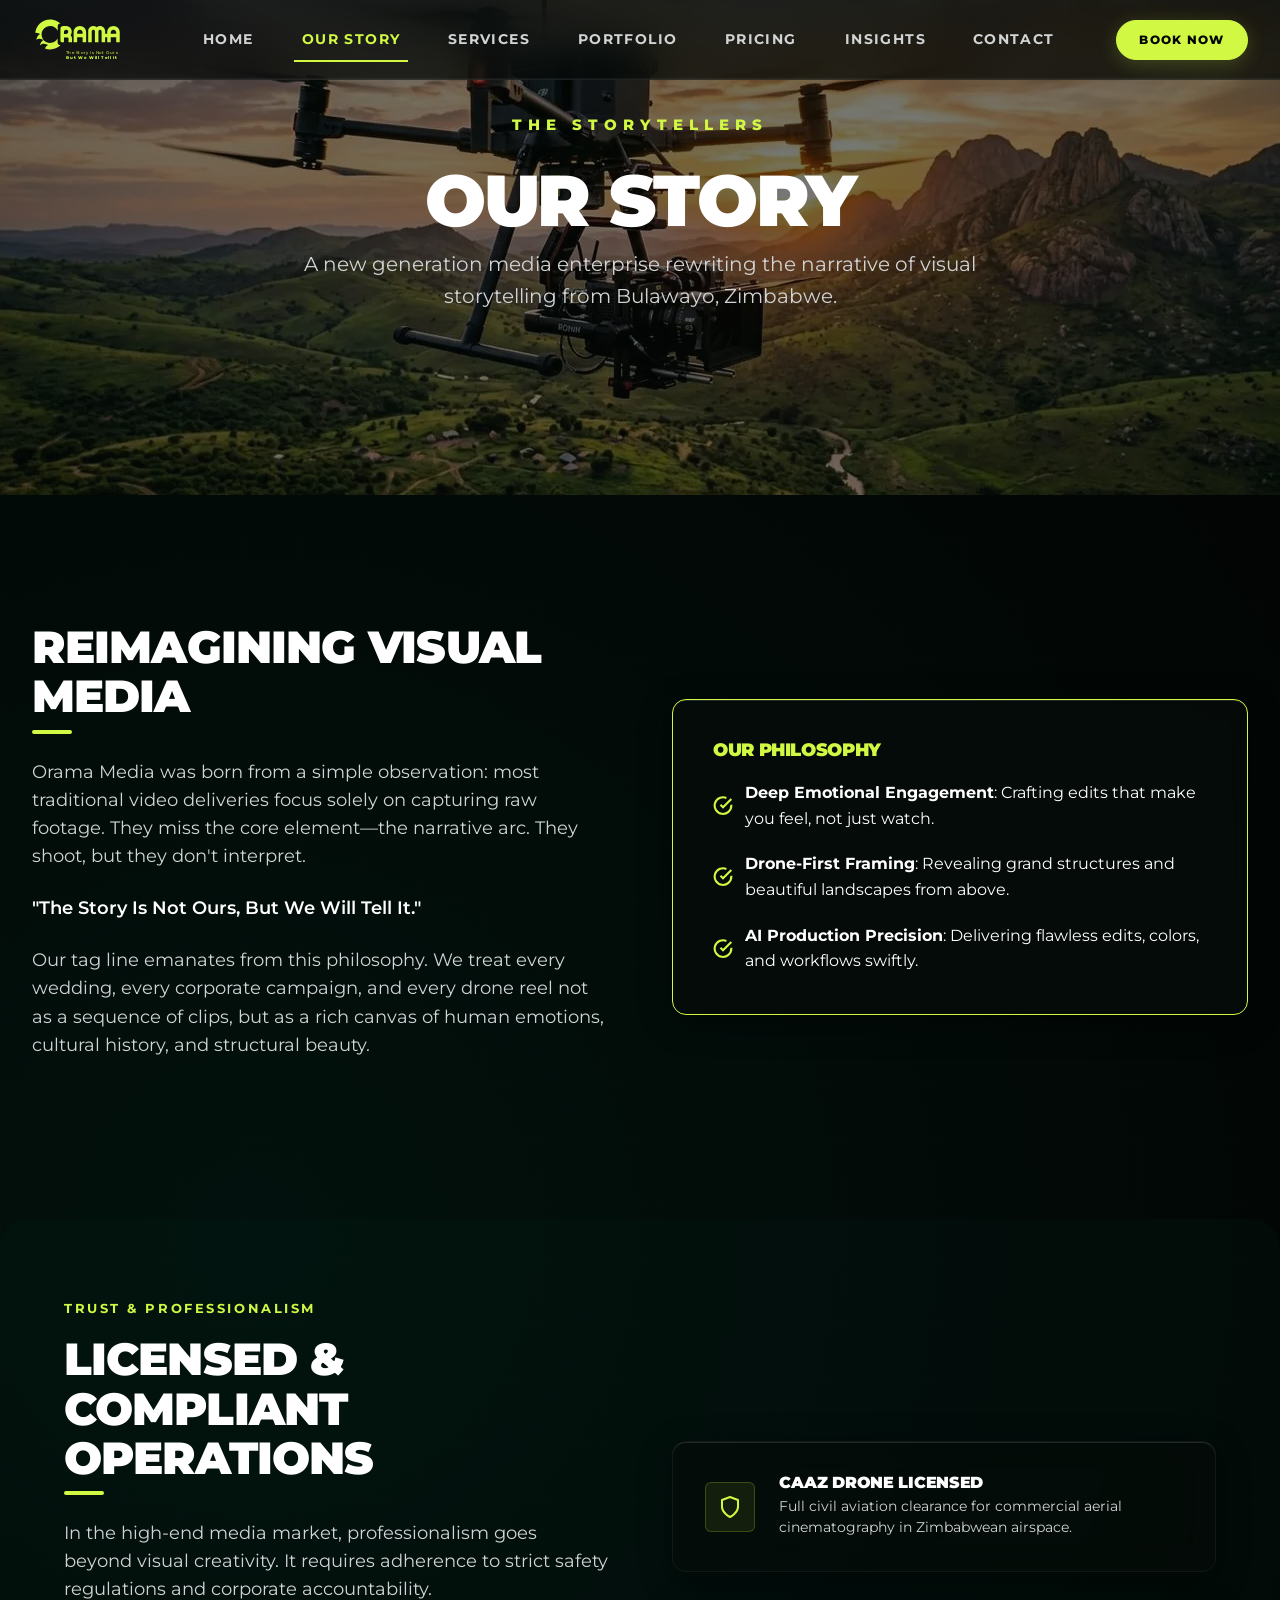
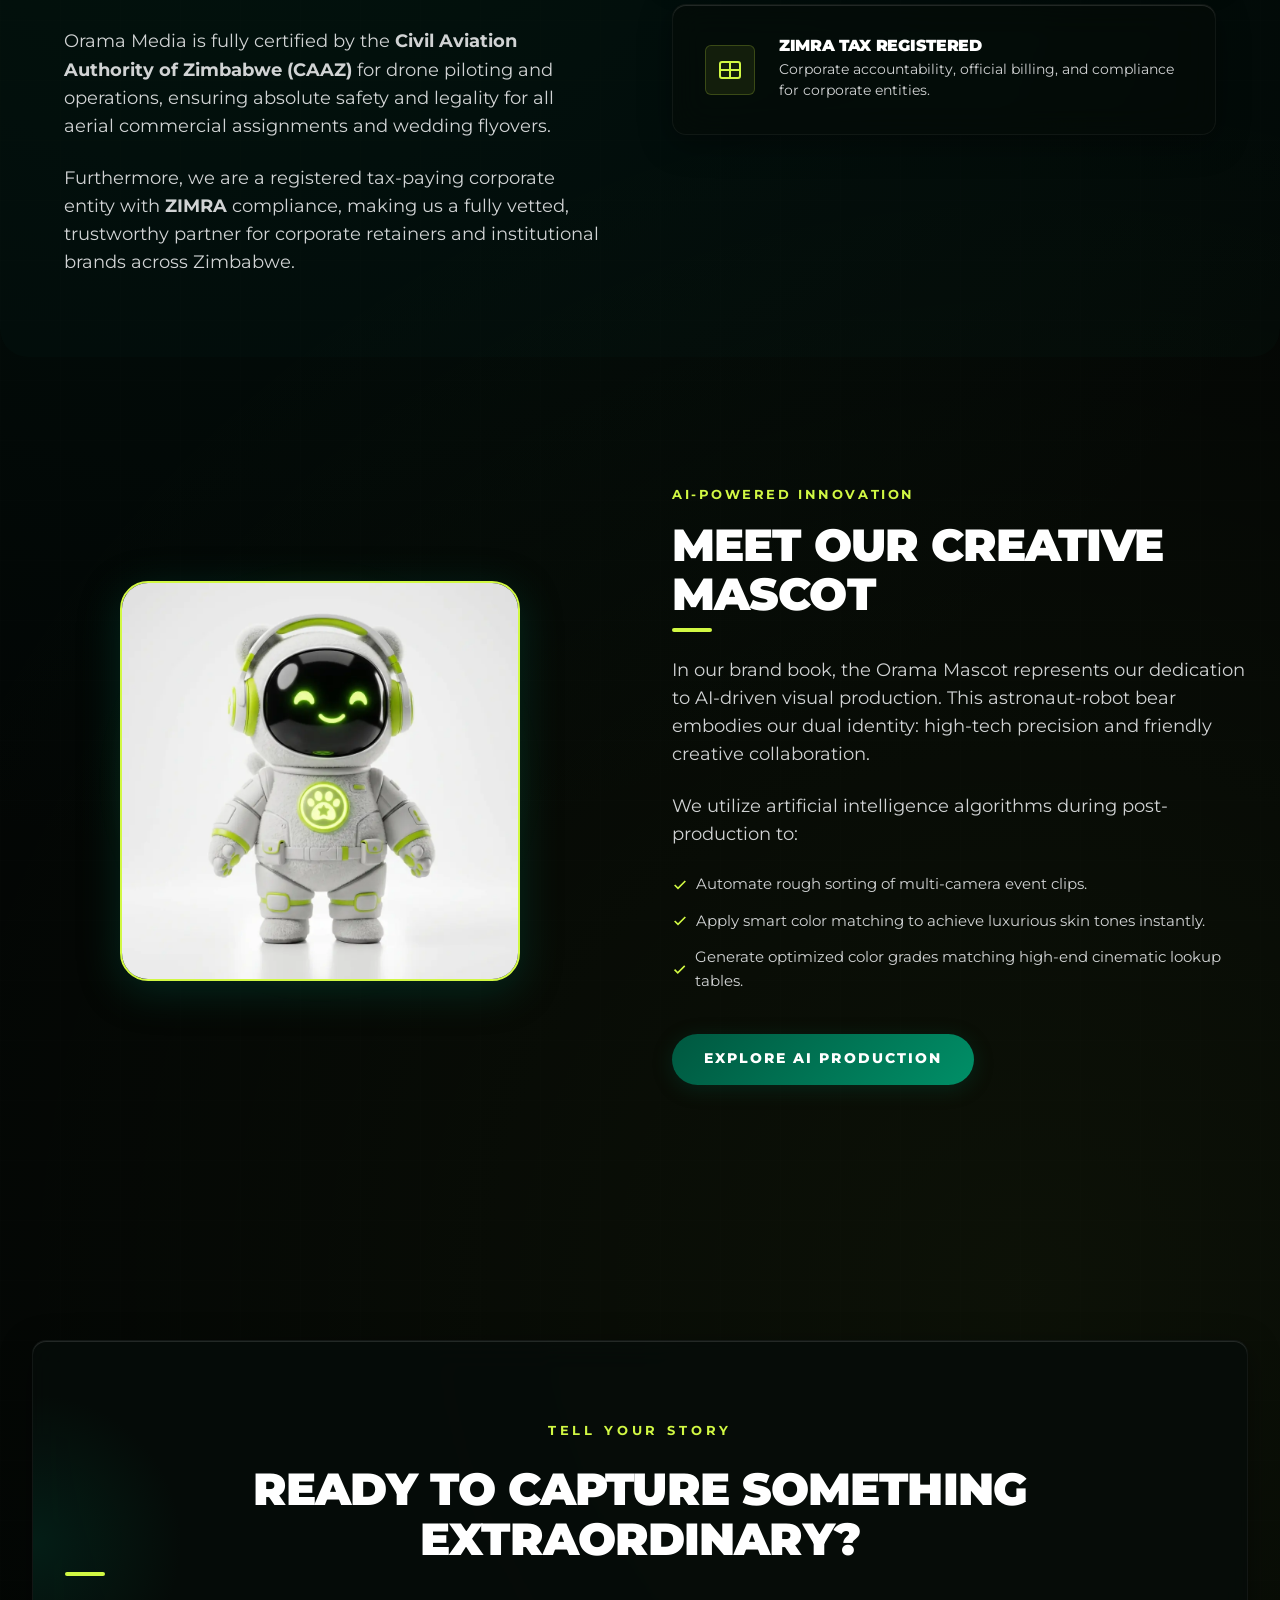
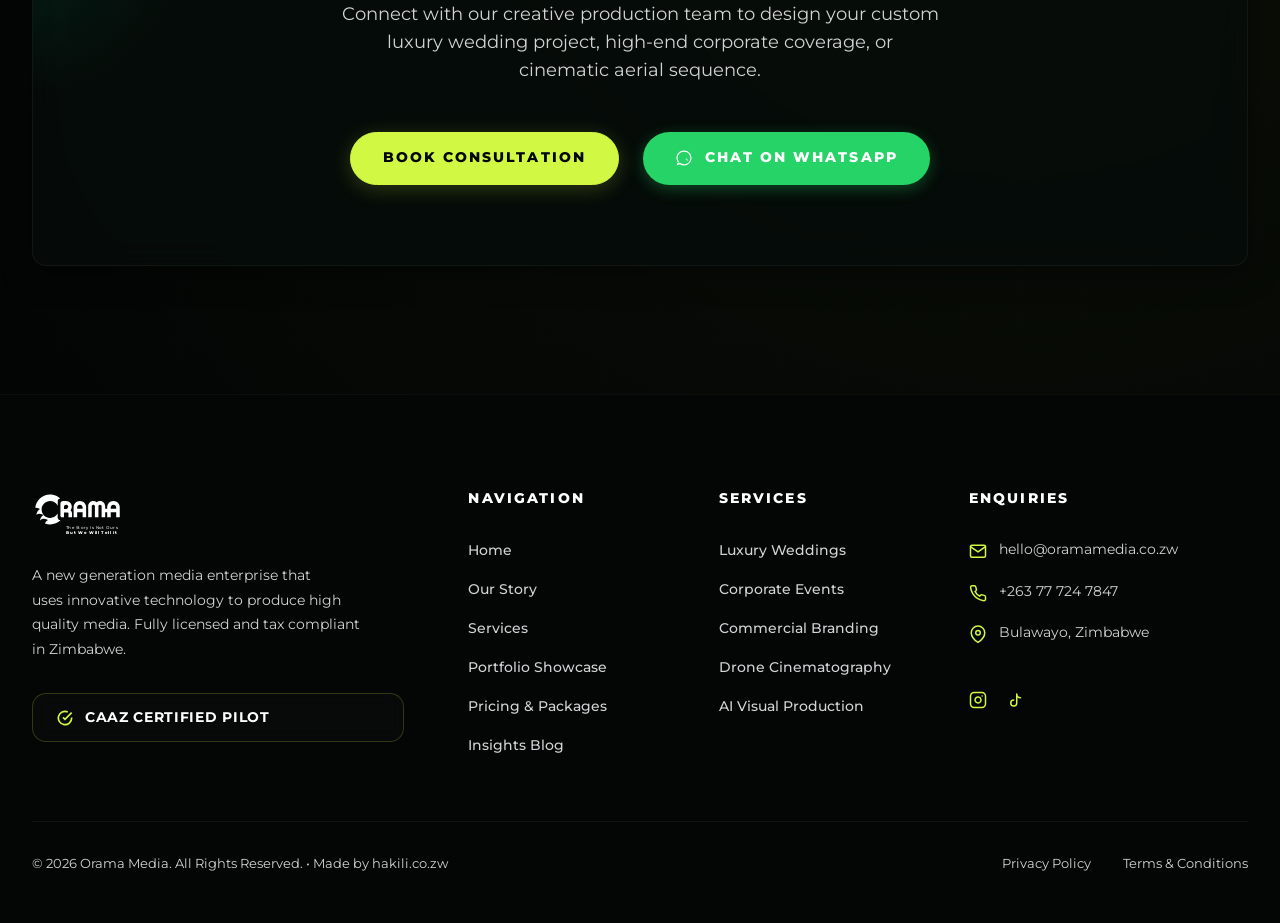
<file: about.html>
<!DOCTYPE html>
<html lang="en">
<head>
  <meta charset="UTF-8">
  <meta name="viewport" content="width=device-width, initial-scale=1.0, viewport-fit=cover">
  <title>Our Story | Orama Media | Bulawayo's Premium Cinematography</title>
  <meta name="description" content="Discover how Orama Media combines drone-first cinematography, AI creative workflows, and modern African creative identity to tell unforgettable stories.">
  <!-- Preconnect and Fonts -->
  <link rel="preconnect" href="https://fonts.googleapis.com">
  <link rel="preload" href="images/drone.webp" as="image" fetchpriority="high">
  <link rel="preconnect" href="https://fonts.gstatic.com" crossorigin>
  <link rel="preconnect" href="https://www.gstatic.com" crossorigin>
  <link rel="preload" href="https://fonts.googleapis.com/css2?family=Montserrat:ital,wght@0,300;0,400;0,500;0,600;0,700;0,800;0,900;1,400&display=swap" as="style" onload="this.onload=null;this.rel='stylesheet'">
  <noscript><link rel="stylesheet" href="https://fonts.googleapis.com/css2?family=Montserrat:ital,wght@0,300;0,400;0,500;0,600;0,700;0,800;0,900;1,400&display=swap"></noscript>

  <!-- Stylesheets -->
  <link rel="stylesheet" href="css/style.min.css?v=6">
  <link rel="canonical" href="https://oramamedia.co.zw/about.html">
  <link rel="icon" href="/favicon.ico" sizes="any">
  <link rel="icon" type="image/svg+xml" href="/favicon.svg">
  <link rel="apple-touch-icon" href="/apple-touch-icon.png">
</head>
<body>

  <!-- HEADER -->
  <header class="header" id="main-header">
    <div class="header__container">
      <a href="index.html" class="logo" id="header-logo-link">
        <svg style="height: 100%; width: auto; display: block;" xmlns="http://www.w3.org/2000/svg" viewBox="370 440 190 100" width="100%" height="100%">
  <!-- Orama Media Official Vector Logo directly extracted from Brand Booklet PDF -->
  <g fill="currentColor" fill-rule="evenodd">
    <!-- Logo Mark -->
    <path d="M 429.35 501.06 C 423.73 506.42, 416.12 509.71, 407.75 509.71 C 403.98 509.71, 400.36 509.04, 397.01 507.82 C 398.93 503.11, 401.82 501.25, 403.30 500.50 C 401.37 499.41, 393.11 495.02, 387.66 500.51 C 387.33 500.84, 387.02 501.19, 386.74 501.57 C 386.89 500.02, 387.47 496.40, 390.27 493.16 C 391.59 491.62, 393.02 490.64, 394.11 490.02 C 392.28 488.98, 384.65 484.93, 379.22 489.35 C 380.76 481.15, 384.95 478.37, 386.84 477.41 C 385.51 476.66, 381.17 474.34, 376.81 474.77 C 378.68 459.32, 391.81 447.30, 407.75 447.30 C 411.71 447.30, 415.74 448.33, 415.74 448.33 C 422.35 450.09, 426.82 453.65, 429.05 455.71 C 426.06 455.71, 423.64 458.14, 423.64 461.13 C 423.65 464.27, 423.66 467.40, 423.66 470.54 C 420.72 464.73, 414.69 460.73, 407.75 460.73 C 398.03 460.73, 390.30 468.44, 390.02 478.02 C 389.74 487.85, 397.66 496.15, 407.51 496.28 C 414.36 496.37, 420.36 492.65, 423.41 487.05 L 423.41 495.12 C 423.41 496.76, 424.08 498.24, 425.15 499.32 C 426.23 500.39, 427.71 501.06, 429.35 501.06" />
    
    <!-- Letter R -->
    <path d="M 441.08 477.29 L 436.63 477.29 L 436.63 472.84 C 436.63 471.57, 437.16 470.42, 438.02 469.61 C 438.99 468.69, 440.39 468.20, 441.89 468.46 C 443.64 468.76, 445.09 470.15, 445.44 471.90 C 446.02 474.78, 443.85 477.29, 441.08 477.29 M 450.55 479.94 C 452.02 477.91, 452.92 475.49, 452.92 472.84 C 452.92 466.38, 447.84 461.19, 441.42 461.01 L 441.42 461.01 L 441.28 461.01 C 441.21 461.01, 441.15 461.00, 441.08 461.00 C 441.04 461.00, 440.99 461.01, 440.94 461.01 L 434.74 461.01 C 431.71 461.01, 429.24 463.46, 429.24 466.50 L 429.24 491.37 C 429.24 493.22, 430.74 494.72, 432.59 494.72 L 436.63 494.72 L 436.63 484.68 L 444.30 484.68 C 445.20 484.68, 446.01 485.48, 446.01 486.48 L 446.01 494.72 L 453.40 494.72 L 453.40 486.48 C 453.40 483.87, 452.26 481.60, 450.55 479.94" />
    
    <!-- Letter A -->
    <path d="M 475.46 476.96 L 464.09 476.96 L 464.09 474.03 C 464.09 470.95, 466.65 468.39, 469.77 468.39 C 472.90 468.39, 475.46 470.95, 475.46 474.03 L 475.46 476.96 M 469.77 461.00 C 462.53 461.00, 456.71 466.83, 456.71 474.03 L 456.71 494.72 L 464.09 494.72 L 464.09 484.35 L 475.46 484.35 L 475.46 494.72 L 482.84 494.72 L 482.84 474.03 C 482.84 466.83, 476.92 461.00, 469.77 461.00" />
    
    <!-- Letters M and second A -->
    <path d="M 545.43 476.96 L 534.07 476.96 L 534.07 474.03 C 534.07 470.95, 536.63 468.39, 539.75 468.39 C 542.88 468.39, 545.43 470.95, 545.43 474.03 L 545.43 476.96 M 539.75 461.00 C 532.51 461.00, 526.68 466.83, 526.68 474.03 L 526.68 476.96 L 522.43 476.96 L 522.43 471.91 C 522.43 466.12, 517.69 461.07, 511.90 461.00 C 509.15 460.97, 506.69 461.92, 504.76 463.61 C 502.87 461.95, 500.46 461.00, 497.80 461.00 C 491.93 461.00, 487.10 465.69, 487.10 471.52 L 487.10 494.72 L 494.49 494.72 L 494.49 471.87 C 494.49 470.05, 495.88 468.45, 497.69 468.39 C 499.59 468.33, 501.07 469.82, 501.07 471.71 L 501.07 494.72 L 508.46 494.72 L 508.46 471.52 C 508.46 469.68, 510.01 468.40, 511.75 468.39 C 513.59 468.38, 515.04 469.99, 515.04 471.83 L 515.04 494.72 L 522.43 494.72 L 522.43 484.35 L 526.68 484.35 L 526.68 494.72 L 534.07 494.72 L 534.07 484.35 L 545.43 484.35 L 545.43 494.72 L 552.82 494.72 L 552.82 474.03 C 552.82 466.83, 546.90 461.00, 539.75 461.00" />
    
    <!-- Underline -->
    <path d="M 436.63 506.08 L 552.82 506.08" />
    
    <!-- Tagline (Typographically aligned using official guidelines coordinates) -->
    <text x="495" y="519" font-family="'Montserrat', sans-serif" font-weight="500" font-size="9" text-anchor="middle" letter-spacing="0.1em">The Story Is Not Ours</text>
    <text x="495" y="530" font-family="'Montserrat', sans-serif" font-weight="800" font-size="9" text-anchor="middle" letter-spacing="0.15em">But We Will Tell It</text>
  </g>
</svg>

      </a>
      <nav class="nav" id="header-navigation">
        <a href="index.html" class="nav__link" id="nav-home">Home</a>
        <a href="about.html" class="nav__link nav__link--active" id="nav-about">Our Story</a>
        <a href="services.html" class="nav__link" id="nav-services">Services</a>
        <a href="portfolio.html" class="nav__link" id="nav-portfolio">Portfolio</a>
        <a href="pricing.html" class="nav__link" id="nav-pricing">Pricing</a>
        <a href="blog.html" class="nav__link" id="nav-blog">Insights</a>
        <a href="contact.html" class="nav__link" id="nav-contact">Contact</a>
        <a href="#" class="btn btn--accent nav__cta" id="nav-cta-btn" data-dialog-target="booking-dialog">Book Now</a>
      </nav>
      <button class="menu-btn" id="mobile-menu-toggle" aria-label="Toggle Menu" aria-expanded="false" aria-controls="header-navigation">
        <span class="menu-btn__line"></span>
        <span class="menu-btn__line"></span>
        <span class="menu-btn__line"></span>
      </button>
    </div>
  </header>

  <!-- BANNER HERO -->
  <section class="hero" style="min-height: 55vh; padding: 160px 2rem 80px 2rem;" id="about-hero">
    <div class="hero__bg">
      <div class="hero__video-container">
        <!-- Story Background Video (Compressed MP4) -->
        <video data-lazy-video="after-load" preload="none" class="hero__video" autoplay loop muted playsinline poster="images/drone.webp">
          <source data-src="images/story-bg.mp4" type="video/mp4">
        </video>
      </div>
      <div class="hero__overlay" style="background: linear-gradient(to bottom, rgba(5, 10, 8, 0.5) 0%, rgba(5, 10, 8, 0.96) 100%);"></div>
    </div>
    <div class="hero__container">
      <span class="hero__tagline">The Storytellers</span>
      <h1 class="hero__title" style="margin-bottom: 0.5rem;">Our Story</h1>
      <p class="hero__description" style="max-width: 700px;">
        A new generation media enterprise rewriting the narrative of visual storytelling from Bulawayo, Zimbabwe.
      </p>
    </div>
  </section>

  <!-- CORE STORY -->
  <section class="section scroll-reveal" id="story-core">
    <div class="grid-2">
      <div>
        <h2>Reimagining Visual Media</h2>
        <p style="margin-bottom: 1.5rem;">
          Orama Media was born from a simple observation: most traditional video deliveries focus solely on capturing raw footage. They miss the core element—the narrative arc. They shoot, but they don't interpret.
        </p>
        <p style="margin-bottom: 1.5rem; font-weight: 600; color: var(--color-white);">
          "The Story Is Not Ours, But We Will Tell It."
        </p>
        <p style="margin-bottom: 2rem;">
          Our tag line emanates from this philosophy. We treat every wedding, every corporate campaign, and every drone reel not as a sequence of clips, but as a rich canvas of human emotions, cultural history, and structural beauty.
        </p>
      </div>
      <div>
        <div class="card" style="border-color: var(--color-accent);">
          <h3 style="font-size: 1.15rem; margin-bottom: 1.25rem; color: var(--color-accent);">Our Philosophy</h3>
          <ul style="display: flex; flex-direction: column; gap: 1.25rem;">
            <li style="display: flex; gap: 0.75rem;">
              <svg xmlns="http://www.w3.org/2000/svg" width="20" height="20" viewBox="0 0 24 24" fill="none" stroke="currentColor" stroke-width="2.5" class="text-accent" style="flex-shrink:0;"><path d="M22 11.08V12a10 10 0 1 1-5.93-9.14"/><polyline points="22 4 12 14.01 9 11.01"/></svg>
              <span><strong>Deep Emotional Engagement</strong>: Crafting edits that make you feel, not just watch.</span>
            </li>
            <li style="display: flex; gap: 0.75rem;">
              <svg xmlns="http://www.w3.org/2000/svg" width="20" height="20" viewBox="0 0 24 24" fill="none" stroke="currentColor" stroke-width="2.5" class="text-accent" style="flex-shrink:0;"><path d="M22 11.08V12a10 10 0 1 1-5.93-9.14"/><polyline points="22 4 12 14.01 9 11.01"/></svg>
              <span><strong>Drone-First Framing</strong>: Revealing grand structures and beautiful landscapes from above.</span>
            </li>
            <li style="display: flex; gap: 0.75rem;">
              <svg xmlns="http://www.w3.org/2000/svg" width="20" height="20" viewBox="0 0 24 24" fill="none" stroke="currentColor" stroke-width="2.5" class="text-accent" style="flex-shrink:0;"><path d="M22 11.08V12a10 10 0 1 1-5.93-9.14"/><polyline points="22 4 12 14.01 9 11.01"/></svg>
              <span><strong>AI Production Precision</strong>: Delivering flawless edits, colors, and workflows swiftly.</span>
            </li>
          </ul>
        </div>
      </div>
    </div>
  </section>

  <!-- LICENSING & REGISTRATION BANNER -->
  <section class="section scroll-reveal" id="compliance-details" style="background-color: rgba(0, 88, 64, 0.05); border-radius: var(--border-radius-lg); padding: 5rem 4rem;">
    <div class="grid-2">
      <div>
        <span class="text-accent text-bold" style="text-transform: uppercase; font-size: 0.8rem; letter-spacing: 0.2em; display: block; margin-bottom: 1rem;">Trust &amp; Professionalism</span>
        <h2>Licensed &amp; Compliant Operations</h2>
        <p style="margin-bottom: 1.5rem;">
          In the high-end media market, professionalism goes beyond visual creativity. It requires adherence to strict safety regulations and corporate accountability.
        </p>
        <p style="margin-bottom: 1.5rem;">
          Orama Media is fully certified by the <strong>Civil Aviation Authority of Zimbabwe (CAAZ)</strong> for drone piloting and operations, ensuring absolute safety and legality for all aerial commercial assignments and wedding flyovers.
        </p>
        <p>
          Furthermore, we are a registered tax-paying corporate entity with <strong>ZIMRA</strong> compliance, making us a fully vetted, trustworthy partner for corporate retainers and institutional brands across Zimbabwe.
        </p>
      </div>
      <div style="display: flex; flex-direction: column; gap: 2rem; justify-content: center;">
        <div class="card" style="padding: 2rem; display: flex; align-items: center; gap: 1.5rem; background-color: rgba(5,10,8,0.6);">
          <div style="width: 50px; height: 50px; background-color: rgba(209,248,67,0.08); border-radius: var(--border-radius-sm); display: flex; align-items: center; justify-content: center; border: 1px solid rgba(209,248,67,0.2); color: var(--color-accent); flex-shrink:0;">
            <svg xmlns="http://www.w3.org/2000/svg" width="24" height="24" viewBox="0 0 24 24" fill="none" stroke="currentColor" stroke-width="2" stroke-linecap="round" stroke-linejoin="round"><path d="M12 22s8-4 8-10V5l-8-3-8 3v7c0 6 8 10 8 10z"/></svg>
          </div>
          <div>
            <h4 style="font-size: 1rem; margin-bottom: 0.25rem;">CAAZ Drone Licensed</h4>
            <p style="font-size: 0.85rem; max-width: 100%;">Full civil aviation clearance for commercial aerial cinematography in Zimbabwean airspace.</p>
          </div>
        </div>
        <div class="card" style="padding: 2rem; display: flex; align-items: center; gap: 1.5rem; background-color: rgba(5,10,8,0.6);">
          <div style="width: 50px; height: 50px; background-color: rgba(209,248,67,0.08); border-radius: var(--border-radius-sm); display: flex; align-items: center; justify-content: center; border: 1px solid rgba(209,248,67,0.2); color: var(--color-accent); flex-shrink:0;">
            <svg xmlns="http://www.w3.org/2000/svg" width="24" height="24" viewBox="0 0 24 24" fill="none" stroke="currentColor" stroke-width="2" stroke-linecap="round" stroke-linejoin="round"><rect x="2" y="4" width="20" height="16" rx="2" ry="2"/><line x1="12" y1="4" x2="12" y2="20"/><line x1="2" y1="12" x2="22" y2="12"/></svg>
          </div>
          <div>
            <h4 style="font-size: 1rem; margin-bottom: 0.25rem;">ZIMRA Tax Registered</h4>
            <p style="font-size: 0.85rem; max-width: 100%;">Corporate accountability, official billing, and compliance for corporate entities.</p>
          </div>
        </div>
      </div>
    </div>
  </section>

  <!-- CREATIVE ASSISTANT & MASCOT HIGHLIGHT -->
  <section class="section scroll-reveal" id="ai-mascot-section">
    <div class="grid-2">
      <div class="text-center">
        <!-- Render mascot with beautiful CSS glow -->
        <div style="display: inline-block; position: relative;">
          <div style="position: absolute; inset: -10px; background: radial-gradient(circle, rgba(209, 248, 67, 0.3) 0%, transparent 70%); filter: blur(15px); z-index: -1;"></div>
          <img src="images/mascot.webp" alt="Orama Creative AI Mascot" style="max-width: 400px; width: 100%; border-radius: var(--border-radius-lg); border: 2px solid var(--color-accent); box-shadow: 0 10px 40px rgba(0, 88, 64, 0.4);">
        </div>
      </div>
      <div>
        <span class="text-accent text-bold" style="text-transform: uppercase; font-size: 0.8rem; letter-spacing: 0.2em; display: block; margin-bottom: 1rem;">AI-Powered Innovation</span>
        <h2>Meet Our Creative Mascot</h2>
        <p style="margin-bottom: 1.5rem;">
          In our brand book, the Orama Mascot represents our dedication to AI-driven visual production. This astronaut-robot bear embodies our dual identity: high-tech precision and friendly creative collaboration.
        </p>
        <p style="margin-bottom: 1.5rem;">
          We utilize artificial intelligence algorithms during post-production to:
        </p>
        <ul style="display: flex; flex-direction: column; gap: 0.75rem; margin-bottom: 2.5rem; font-size: 0.95rem; color: var(--color-grey);">
          <li style="display: flex; gap: 0.5rem; align-items: center;">
            <svg xmlns="http://www.w3.org/2000/svg" width="16" height="16" viewBox="0 0 24 24" fill="none" stroke="currentColor" stroke-width="2.5" class="text-accent"><polyline points="20 6 9 17 4 12"/></svg>
            <span>Automate rough sorting of multi-camera event clips.</span>
          </li>
          <li style="display: flex; gap: 0.5rem; align-items: center;">
            <svg xmlns="http://www.w3.org/2000/svg" width="16" height="16" viewBox="0 0 24 24" fill="none" stroke="currentColor" stroke-width="2.5" class="text-accent"><polyline points="20 6 9 17 4 12"/></svg>
            <span>Apply smart color matching to achieve luxurious skin tones instantly.</span>
          </li>
          <li style="display: flex; gap: 0.5rem; align-items: center;">
            <svg xmlns="http://www.w3.org/2000/svg" width="16" height="16" viewBox="0 0 24 24" fill="none" stroke="currentColor" stroke-width="2.5" class="text-accent"><polyline points="20 6 9 17 4 12"/></svg>
            <span>Generate optimized color grades matching high-end cinematic lookup tables.</span>
          </li>
        </ul>
        <a href="services.html#ai-production" class="btn btn--primary" id="mascot-services-btn">Explore AI Production</a>
      </div>
    </div>
  </section>

  <!-- MASSIVE CALL TO ACTION -->
  <section class="section scroll-reveal text-center" id="cta-banner">
    <div class="card glow-overlay glow-overlay--left" style="padding: 5rem 2rem;">
      <span class="text-accent text-bold" style="text-transform: uppercase; font-size: 0.8rem; letter-spacing: 0.3em; display: block; margin-bottom: 1.5rem;">Tell Your Story</span>
      <h2 style="font-size: clamp(1.8rem, 3.5vw, 3rem); margin-bottom: 1.5rem;">Ready to capture something extraordinary?</h2>
      <p style="margin: 0 auto 3rem auto; max-width: 600px;">
        Connect with our creative production team to design your custom luxury wedding project, high-end corporate coverage, or cinematic aerial sequence.
      </p>
      <div style="display: flex; gap: 1.5rem; justify-content: center; flex-wrap: wrap;">
        <button class="btn btn--accent" data-dialog-target="booking-dialog" id="cta-book-consultation">Book Consultation</button>
        <a href="https://wa.me/263777247847" class="btn btn--whatsapp" target="_blank" rel="noopener noreferrer" id="cta-whatsapp-link">
          <svg xmlns="http://www.w3.org/2000/svg" width="18" height="18" viewBox="0 0 24 24" fill="currentColor"><path d="M17.472 14.382c-.022-.015-.078-.028-.153-.049-.074-.022-.439-.216-.508-.24-.069-.025-.12-.037-.17.038-.05.075-.195.244-.24.294-.045.05-.09.055-.164.018-.074-.037-.313-.115-.596-.367-.219-.195-.367-.436-.41-.511-.043-.075-.005-.116.033-.153.033-.033.074-.085.11-.128.037-.043.05-.073.075-.121.025-.049.013-.09-.006-.127-.019-.037-.17-.41-.233-.562-.061-.148-.124-.128-.17-.13-.045-.003-.097-.003-.149-.003-.052 0-.136.019-.208.097-.072.078-.276.27-.276.658 0 .387.282.761.321.813.039.053.555.85 1.347 1.192.188.08.336.128.45.164.189.06.36.052.495.032.15-.022.439-.18.501-.353.063-.173.063-.32.044-.353-.018-.033-.07-.052-.144-.088zM12 2C6.48 2 2 6.48 2 12c0 2.17.69 4.19 1.86 5.86L2 22l4.31-1.8A9.92 9.92 0 0 0 12 22c5.52 0 10-4.48 10-10S17.52 2 12 2zm0 18c-1.84 0-3.55-.54-5-1.46l-.36-.21-2.58.7 1.08-2.53-.24-.39C3.99 15.01 3.5 13.56 3.5 12c0-4.69 3.81-8.5 8.5-8.5s8.5 3.81 8.5 8.5-3.81 8.5-8.5 8.5z"/></svg>
          Chat on WhatsApp
        </a>
      </div>
    </div>
  </section>

  <!-- DIALOG & FOOTER -->
  <dialog id="booking-dialog">
    <div class="dialog-header">
      <h3 style="font-size: 1.25rem;">Book A Consultation</h3>
      <button class="dialog-close">&times;</button>
    </div>
    <form action="contact.php" method="post" id="booking-form" >
      <div class="form-group">
        <label for="booking-name" class="form-label">Full Name</label>
        <input type="text" id="booking-name" name="name" class="form-control" placeholder="John Doe" required>
      </div>
      <div class="form-row">
        <div class="form-group">
          <label for="booking-email" class="form-label">Email Address</label>
          <input type="email" id="booking-email" name="email" class="form-control" placeholder="john@example.com" required>
        </div>
        <div class="form-group">
          <label for="booking-phone" class="form-label">Phone / WhatsApp</label>
          <input type="tel" id="booking-phone" name="phone" class="form-control" placeholder="+263 77 724 7847" required>
        </div>
      </div>
      <div class="form-group">
        <label for="booking-service" class="form-label">Service Required</label>
        <select id="booking-service" name="service" class="form-control" style="background-color: #070d0a;" required>
          <option value="" disabled selected>Select a Service</option>
          <option value="weddings">Luxury Wedding Videography</option>
          <option value="corporate">High-End Corporate Events</option>
          <option value="commercial">Commercial Brand Content</option>
          <option value="drone">Drone Cinematography / Aerials</option>
          <option value="custom">Other AI / Creative Production</option>
        </select>
      </div>
      <div class="form-group">
        <label for="booking-message" class="form-label">Project Details / Message</label>
        <textarea id="booking-message" name="message" class="form-control" placeholder="Tell us about the event date, venue, and your creative vision..."></textarea>
      </div>
      <button type="submit" class="btn btn--accent w-100" id="booking-submit-btn">Send Enquiry</button>
    </form>
  </dialog>

  <footer class="footer">
    <div class="footer__container">
      <div class="footer__brand">
        <a href="index.html" class="footer__logo" aria-label="Orama Media Homepage">
          <svg style="height: 100%; width: auto; display: block; color: var(--color-white);" xmlns="http://www.w3.org/2000/svg" viewBox="370 440 190 100" width="100%" height="100%">
  <!-- Orama Media Official Vector Logo directly extracted from Brand Booklet PDF -->
  <g fill="currentColor" fill-rule="evenodd">
    <!-- Logo Mark -->
    <path d="M 429.35 501.06 C 423.73 506.42, 416.12 509.71, 407.75 509.71 C 403.98 509.71, 400.36 509.04, 397.01 507.82 C 398.93 503.11, 401.82 501.25, 403.30 500.50 C 401.37 499.41, 393.11 495.02, 387.66 500.51 C 387.33 500.84, 387.02 501.19, 386.74 501.57 C 386.89 500.02, 387.47 496.40, 390.27 493.16 C 391.59 491.62, 393.02 490.64, 394.11 490.02 C 392.28 488.98, 384.65 484.93, 379.22 489.35 C 380.76 481.15, 384.95 478.37, 386.84 477.41 C 385.51 476.66, 381.17 474.34, 376.81 474.77 C 378.68 459.32, 391.81 447.30, 407.75 447.30 C 411.71 447.30, 415.74 448.33, 415.74 448.33 C 422.35 450.09, 426.82 453.65, 429.05 455.71 C 426.06 455.71, 423.64 458.14, 423.64 461.13 C 423.65 464.27, 423.66 467.40, 423.66 470.54 C 420.72 464.73, 414.69 460.73, 407.75 460.73 C 398.03 460.73, 390.30 468.44, 390.02 478.02 C 389.74 487.85, 397.66 496.15, 407.51 496.28 C 414.36 496.37, 420.36 492.65, 423.41 487.05 L 423.41 495.12 C 423.41 496.76, 424.08 498.24, 425.15 499.32 C 426.23 500.39, 427.71 501.06, 429.35 501.06" />
    
    <!-- Letter R -->
    <path d="M 441.08 477.29 L 436.63 477.29 L 436.63 472.84 C 436.63 471.57, 437.16 470.42, 438.02 469.61 C 438.99 468.69, 440.39 468.20, 441.89 468.46 C 443.64 468.76, 445.09 470.15, 445.44 471.90 C 446.02 474.78, 443.85 477.29, 441.08 477.29 M 450.55 479.94 C 452.02 477.91, 452.92 475.49, 452.92 472.84 C 452.92 466.38, 447.84 461.19, 441.42 461.01 L 441.42 461.01 L 441.28 461.01 C 441.21 461.01, 441.15 461.00, 441.08 461.00 C 441.04 461.00, 440.99 461.01, 440.94 461.01 L 434.74 461.01 C 431.71 461.01, 429.24 463.46, 429.24 466.50 L 429.24 491.37 C 429.24 493.22, 430.74 494.72, 432.59 494.72 L 436.63 494.72 L 436.63 484.68 L 444.30 484.68 C 445.20 484.68, 446.01 485.48, 446.01 486.48 L 446.01 494.72 L 453.40 494.72 L 453.40 486.48 C 453.40 483.87, 452.26 481.60, 450.55 479.94" />
    
    <!-- Letter A -->
    <path d="M 475.46 476.96 L 464.09 476.96 L 464.09 474.03 C 464.09 470.95, 466.65 468.39, 469.77 468.39 C 472.90 468.39, 475.46 470.95, 475.46 474.03 L 475.46 476.96 M 469.77 461.00 C 462.53 461.00, 456.71 466.83, 456.71 474.03 L 456.71 494.72 L 464.09 494.72 L 464.09 484.35 L 475.46 484.35 L 475.46 494.72 L 482.84 494.72 L 482.84 474.03 C 482.84 466.83, 476.92 461.00, 469.77 461.00" />
    
    <!-- Letters M and second A -->
    <path d="M 545.43 476.96 L 534.07 476.96 L 534.07 474.03 C 534.07 470.95, 536.63 468.39, 539.75 468.39 C 542.88 468.39, 545.43 470.95, 545.43 474.03 L 545.43 476.96 M 539.75 461.00 C 532.51 461.00, 526.68 466.83, 526.68 474.03 L 526.68 476.96 L 522.43 476.96 L 522.43 471.91 C 522.43 466.12, 517.69 461.07, 511.90 461.00 C 509.15 460.97, 506.69 461.92, 504.76 463.61 C 502.87 461.95, 500.46 461.00, 497.80 461.00 C 491.93 461.00, 487.10 465.69, 487.10 471.52 L 487.10 494.72 L 494.49 494.72 L 494.49 471.87 C 494.49 470.05, 495.88 468.45, 497.69 468.39 C 499.59 468.33, 501.07 469.82, 501.07 471.71 L 501.07 494.72 L 508.46 494.72 L 508.46 471.52 C 508.46 469.68, 510.01 468.40, 511.75 468.39 C 513.59 468.38, 515.04 469.99, 515.04 471.83 L 515.04 494.72 L 522.43 494.72 L 522.43 484.35 L 526.68 484.35 L 526.68 494.72 L 534.07 494.72 L 534.07 484.35 L 545.43 484.35 L 545.43 494.72 L 552.82 494.72 L 552.82 474.03 C 552.82 466.83, 546.90 461.00, 539.75 461.00" />
    
    <!-- Underline -->
    <path d="M 436.63 506.08 L 552.82 506.08" />
    
    <!-- Tagline (Typographically aligned using official guidelines coordinates) -->
    <text x="495" y="519" font-family="'Montserrat', sans-serif" font-weight="500" font-size="9" text-anchor="middle" letter-spacing="0.1em">The Story Is Not Ours</text>
    <text x="495" y="530" font-family="'Montserrat', sans-serif" font-weight="800" font-size="9" text-anchor="middle" letter-spacing="0.15em">But We Will Tell It</text>
  </g>
</svg>

        </a>
        <p class="footer__brand-text">
          A new generation media enterprise that uses innovative technology to produce high quality media. Fully licensed and tax compliant in Zimbabwe.
        </p>
        <div class="badge-banner" style="padding: 0.8rem 1.5rem; background-color: rgba(255,255,255,0.02); display: flex;">
          <div class="badge-item" style="font-size: 0.65rem;">
            <svg xmlns="http://www.w3.org/2000/svg" width="16" height="16" viewBox="0 0 24 24" fill="none" stroke="currentColor" stroke-width="2.5"><path d="M22 11.08V12a10 10 0 1 1-5.93-9.14"/><polyline points="22 4 12 14.01 9 11.01"/></svg>
            <span>CAAZ CERTIFIED PILOT</span>
          </div>
        </div>
      </div>
      <div class="footer__col">
        <h4>Navigation</h4>
        <div class="footer__links">
          <a href="index.html" id="footer-link-home">Home</a>
          <a href="about.html" id="footer-link-about">Our Story</a>
          <a href="services.html" id="footer-link-services">Services</a>
          <a href="portfolio.html" id="footer-link-portfolio">Portfolio Showcase</a>
          <a href="pricing.html" id="footer-link-pricing">Pricing &amp; Packages</a>
          <a href="blog.html" id="footer-link-blog">Insights Blog</a>
        </div>
      </div>
      <div class="footer__col">
        <h4>Services</h4>
        <div class="footer__links">
          <a href="services.html#weddings" id="footer-link-serv-weddings">Luxury Weddings</a>
          <a href="services.html#corporate" id="footer-link-serv-corporate">Corporate Events</a>
          <a href="services.html#commercial" id="footer-link-serv-commercial">Commercial Branding</a>
          <a href="services.html#drone" id="footer-link-serv-drone">Drone Cinematography</a>
          <a href="services.html#ai" id="footer-link-serv-ai">AI Visual Production</a>
        </div>
      </div>
      <div class="footer__col">
        <h4>Enquiries</h4>
        <div class="footer__contact">
          <div class="footer__contact-item">
            <svg xmlns="http://www.w3.org/2000/svg" width="18" height="18" viewBox="0 0 24 24" fill="none" stroke="currentColor" stroke-width="2" stroke-linecap="round" stroke-linejoin="round"><path d="M4 4h16c1.1 0 2 .9 2 2v12c0 1.1-.9 2-2 2H4c-1.1 0-2-.9-2-2V6c0-1.1.9-2 2-2z"/><polyline points="22,6 12,13 2,6"/></svg>
            <span>hello@oramamedia.co.zw</span>
          </div>
          <div class="footer__contact-item">
            <svg xmlns="http://www.w3.org/2000/svg" width="18" height="18" viewBox="0 0 24 24" fill="none" stroke="currentColor" stroke-width="2" stroke-linecap="round" stroke-linejoin="round"><path d="M22 16.92v3a2 2 0 0 1-2.18 2 19.79 19.79 0 0 1-8.63-3.07 19.5 19.5 0 0 1-6-6 19.79 19.79 0 0 1-3.07-8.67A2 2 0 0 1 4.11 2h3a2 2 0 0 1 2 1.72 12.84 12.84 0 0 0 .7 2.81 2 2 0 0 1-.45 2.11L8.09 9.91a16 16 0 0 0 6 6l1.27-1.27a2 2 0 0 1 2.11-.45 12.84 12.84 0 0 0 2.81.7A2 2 0 0 1 22 16.92z"/></svg>
            <a href="https://wa.me/263777247847" target="_blank" rel="noopener noreferrer" style="color:inherit;">+263 77 724 7847</a>
          </div>
          <div class="footer__contact-item">
            <svg xmlns="http://www.w3.org/2000/svg" width="18" height="18" viewBox="0 0 24 24" fill="none" stroke="currentColor" stroke-width="2" stroke-linecap="round" stroke-linejoin="round"><path d="M21 10c0 7-9 13-9 13s-9-6-9-13a9 9 0 0 1 18 0z"/><circle cx="12" cy="10" r="3"/></svg>
            <span>Bulawayo, Zimbabwe</span>
          </div>
          <div class="footer__contact-item" style="margin-top: 1.5rem; gap: 1.25rem;">
            <a href="https://instagram.com/oramamedia_zw" target="_blank" rel="noopener noreferrer" style="color: var(--color-grey); transition: color var(--transition-duration-fast) ease;" onmouseover="this.style.color='var(--color-accent)'" onmouseout="this.style.color='var(--color-grey)'" aria-label="Instagram">
              <svg xmlns="http://www.w3.org/2000/svg" width="18" height="18" viewBox="0 0 24 24" fill="none" stroke="currentColor" stroke-width="2" stroke-linecap="round" stroke-linejoin="round"><rect x="2" y="2" width="20" height="20" rx="5" ry="5"/><path d="M16 11.37A4 4 0 1 1 12.63 8 4 4 0 0 1 16 11.37z"/><line x1="17.5" y1="6.5" x2="17.51" y2="6.5"/></svg>
            </a>
            <a href="https://tiktok.com/@oramamedia_zw" target="_blank" rel="noopener noreferrer" style="color: var(--color-grey); transition: color var(--transition-duration-fast) ease;" onmouseover="this.style.color='var(--color-accent)'" onmouseout="this.style.color='var(--color-grey)'" aria-label="TikTok">
              <svg xmlns="http://www.w3.org/2000/svg" width="18" height="18" viewBox="0 0 24 24" fill="none" stroke="currentColor" stroke-width="2" stroke-linecap="round" stroke-linejoin="round"><path d="M9 12a4 4 0 1 0 4 4V4a5 5 0 0 0 5 5"/></svg>
            </a>
          </div>
        </div>
      </div>
    </div>
    <div class="footer__bottom">
      <span>&copy; 2026 Orama Media. All Rights Reserved. &bull; Made by <a href="https://hakili.co.zw" target="_blank" rel="noopener noreferrer" class="footer__credit-link">hakili.co.zw</a></span>
      <div class="footer__legal">
        <a href="privacy.html" id="footer-link-privacy">Privacy Policy</a>
        <a href="terms.html" id="footer-link-terms">Terms &amp; Conditions</a>
      </div>
    </div>
  </footer>

  <script src="js/main.js?v=6"></script>
</body>
</html>
</file>
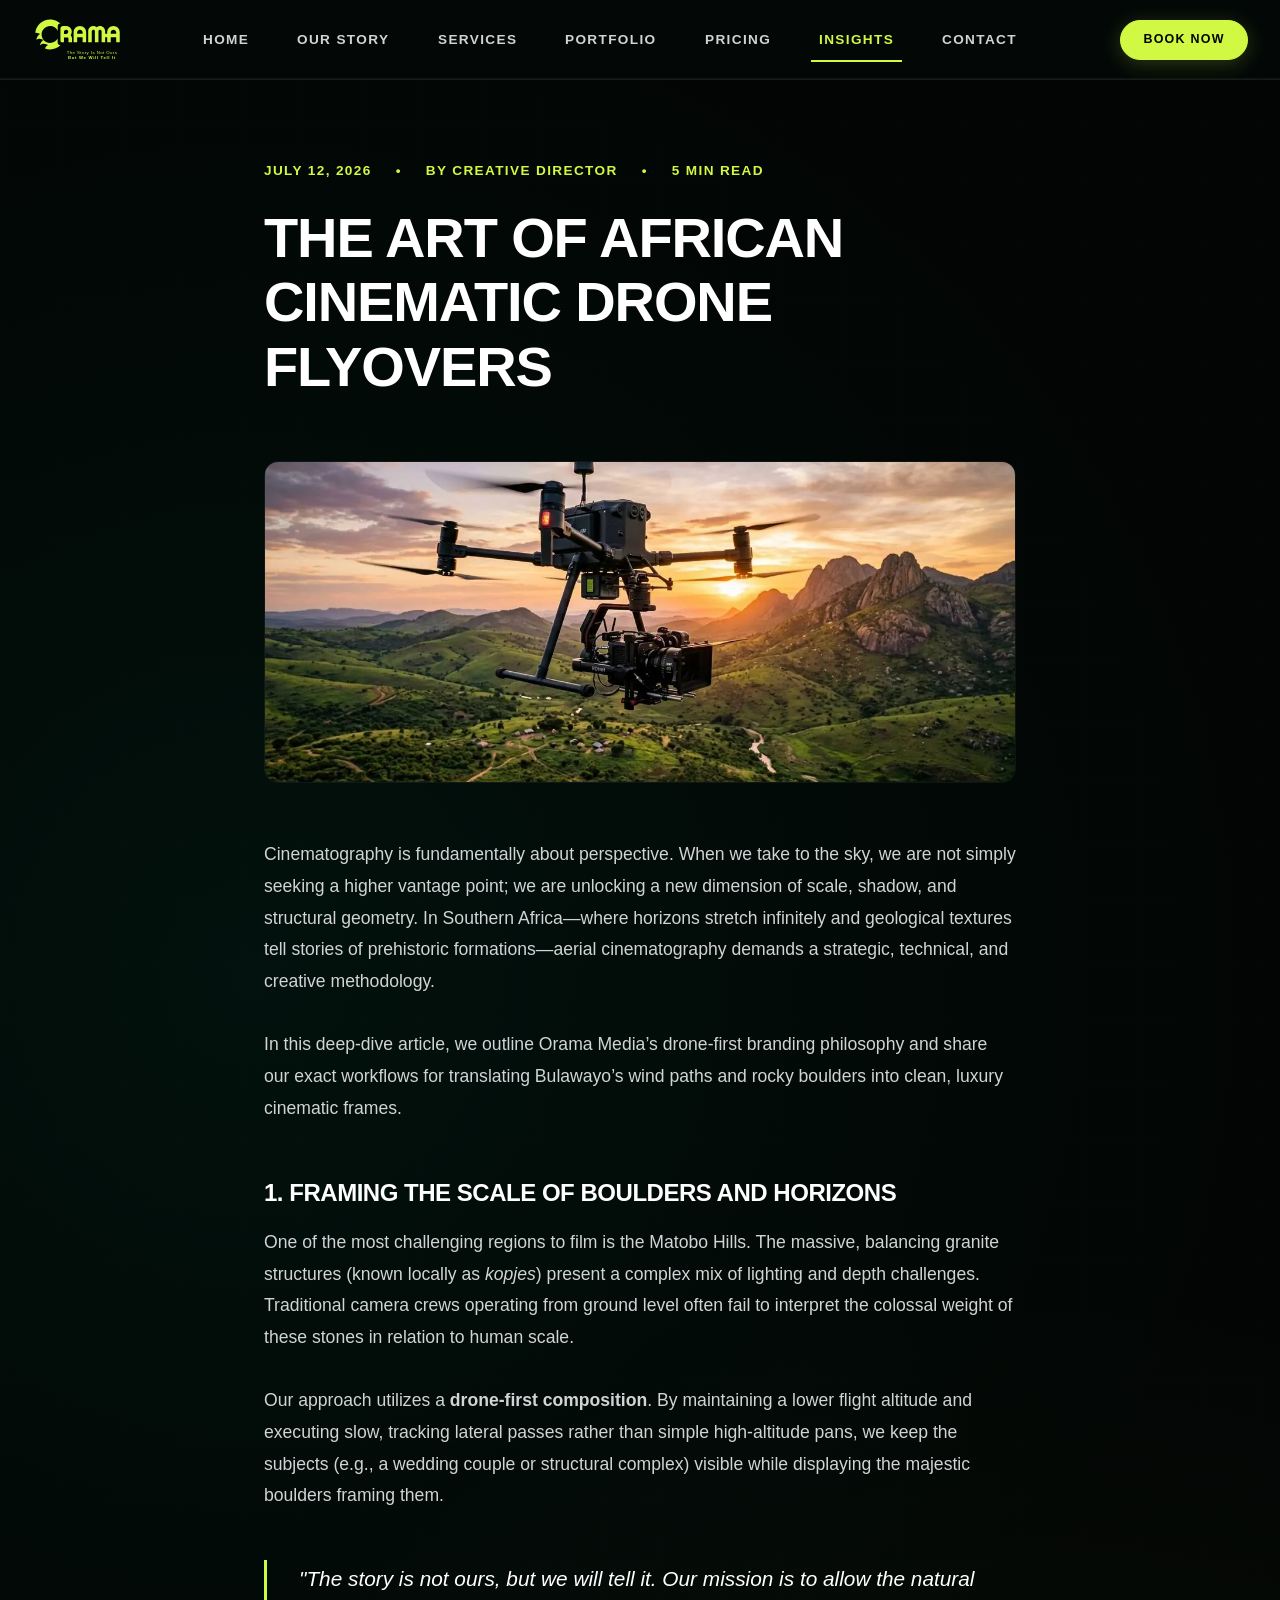
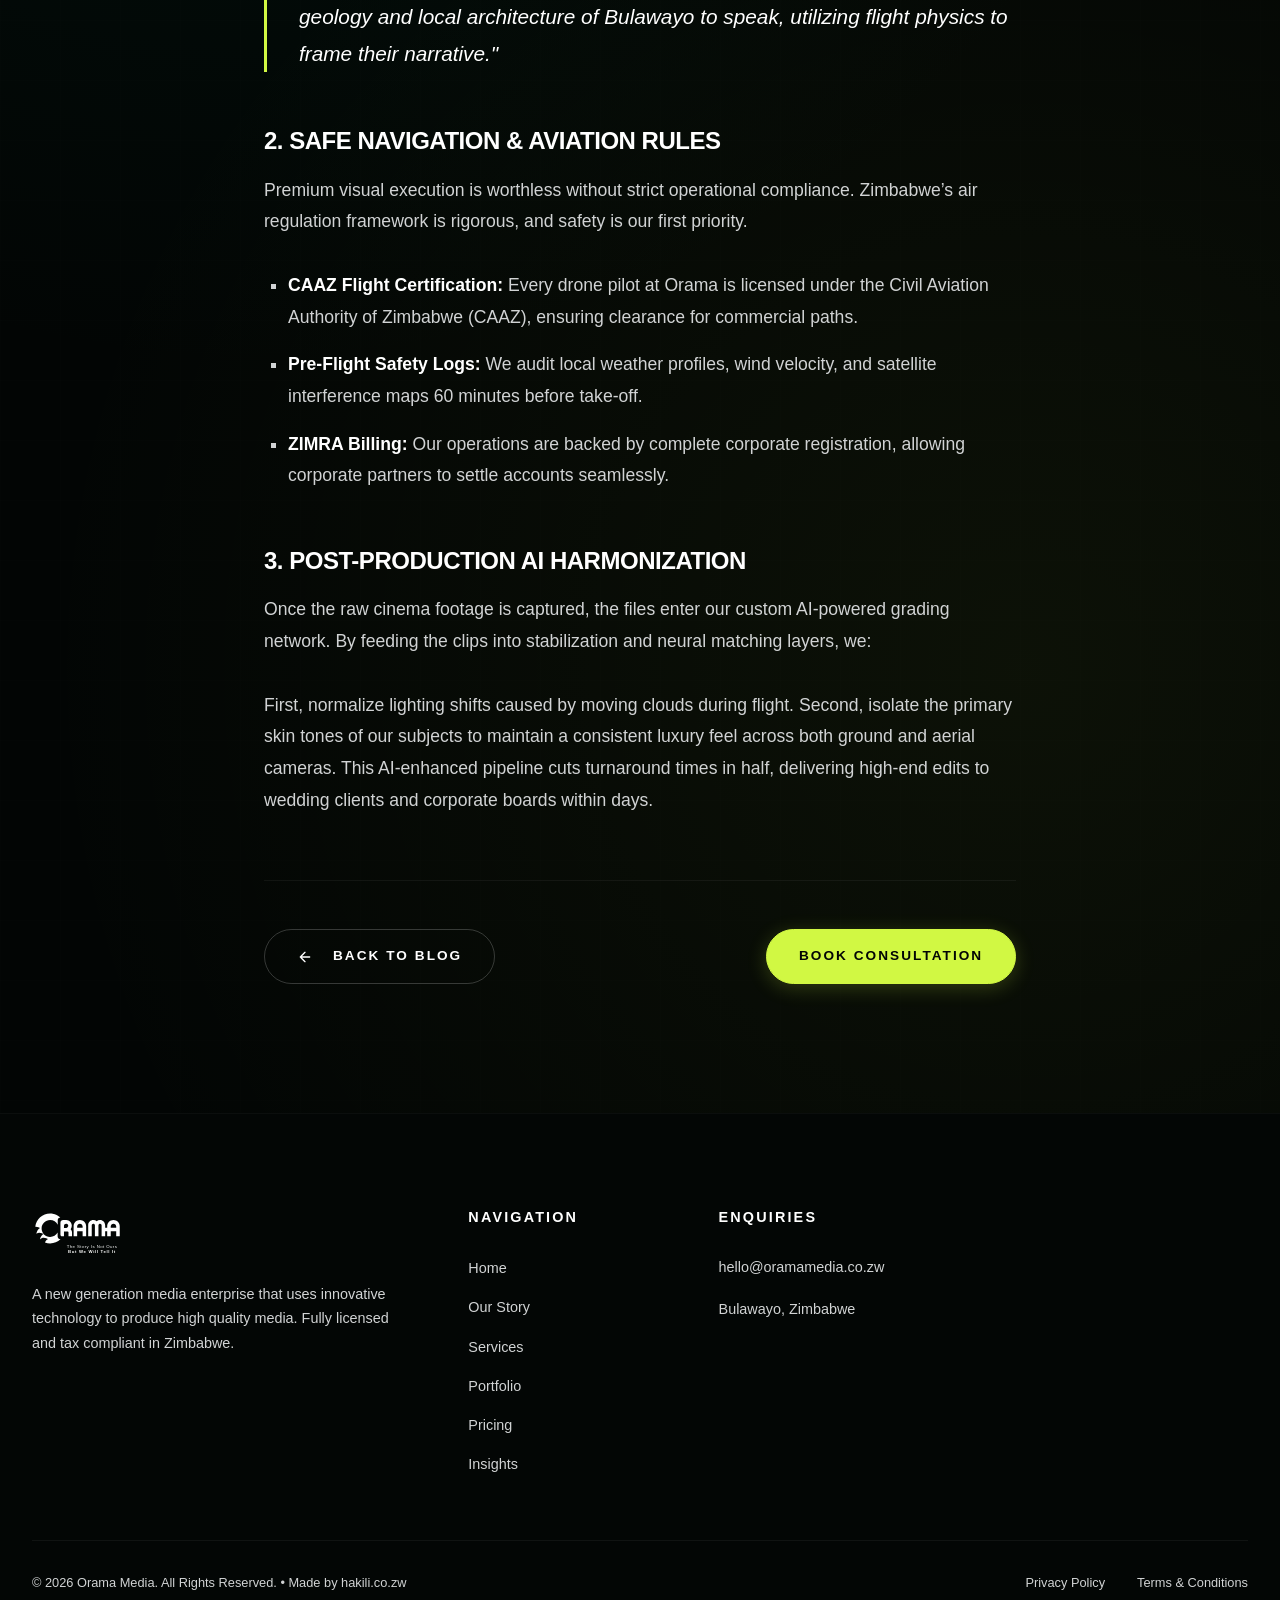
<file: blog-post-1.html>
<!DOCTYPE html>
<html lang="en">
<head>
  <meta charset="UTF-8">
  <meta name="viewport" content="width=device-width, initial-scale=1.0">
  <title>The Art of African Cinematic Drone Flyovers | Orama Media Insights</title>
  <meta name="description" content="Read our deep-dive analysis on capturing geological textures, wind patterns, and golden-hour lighting over Matobo Hills using cinematic drone paths.">
  <link rel="stylesheet" href="css/style.css">
  <style>
    .post-container {
      max-width: 800px;
      margin: 0 auto;
      padding: 0 1.5rem;
    }
    .post-meta {
      display: flex;
      gap: 1.5rem;
      font-size: 0.85rem;
      font-weight: 700;
      color: var(--color-accent);
      text-transform: uppercase;
      letter-spacing: 0.1em;
      margin-bottom: 1.5rem;
    }
    .post-title {
      font-size: clamp(2rem, 5vw, 3.5rem);
      font-weight: 900;
      line-height: 1.15;
      margin-bottom: 2rem;
      text-transform: uppercase;
    }
    .post-banner {
      width: 100%;
      aspect-ratio: 21 / 9;
      border-radius: var(--border-radius-md);
      overflow: hidden;
      margin-bottom: 3.5rem;
      border: 1px solid rgba(255, 255, 255, 0.05);
    }
    .post-banner img {
      width: 100%;
      height: 100%;
      object-fit: cover;
    }
    .post-content {
      font-size: 1.1rem;
      line-height: 1.8;
      color: var(--color-grey);
    }
    .post-content p {
      margin-bottom: 2rem;
      max-width: 100%;
    }
    .post-content h3 {
      font-size: 1.5rem;
      color: var(--color-white);
      margin-top: 3.5rem;
      margin-bottom: 1.25rem;
    }
    .post-content blockquote {
      border-left: 3px solid var(--color-accent);
      padding-left: 2rem;
      margin: 3rem 0;
      font-style: italic;
      font-size: 1.3rem;
      color: var(--color-white);
      font-weight: 500;
    }
    .post-content ul {
      display: flex;
      flex-direction: column;
      gap: 1rem;
      margin: 2rem 0;
      padding-left: 1.5rem;
      list-style-type: square;
    }
    .post-content li {
      color: var(--color-grey);
    }
    .post-content li strong {
      color: var(--color-white);
    }
  </style>
  <script src="https://www.google.com/recaptcha/api.js" async defer></script>
  <link rel="canonical" href="https://oramamedia.co.zw/blog-post-1.html">
  <link rel="icon" href="/favicon.ico" sizes="any">
  <link rel="icon" type="image/svg+xml" href="/favicon.svg">
  <link rel="apple-touch-icon" href="/apple-touch-icon.png">
</head>
<body>

  <!-- HEADER -->
  <header class="header" id="main-header">
    <div class="header__container">
      <a href="index.html" class="logo" id="header-logo-link">
        <svg style="height: 100%; width: auto; display: block;" xmlns="http://www.w3.org/2000/svg" viewBox="370 440 190 100" width="100%" height="100%">
  <!-- Orama Media Official Vector Logo directly extracted from Brand Booklet PDF -->
  <g fill="currentColor" fill-rule="evenodd">
    <!-- Logo Mark -->
    <path d="M 429.35 501.06 C 423.73 506.42, 416.12 509.71, 407.75 509.71 C 403.98 509.71, 400.36 509.04, 397.01 507.82 C 398.93 503.11, 401.82 501.25, 403.30 500.50 C 401.37 499.41, 393.11 495.02, 387.66 500.51 C 387.33 500.84, 387.02 501.19, 386.74 501.57 C 386.89 500.02, 387.47 496.40, 390.27 493.16 C 391.59 491.62, 393.02 490.64, 394.11 490.02 C 392.28 488.98, 384.65 484.93, 379.22 489.35 C 380.76 481.15, 384.95 478.37, 386.84 477.41 C 385.51 476.66, 381.17 474.34, 376.81 474.77 C 378.68 459.32, 391.81 447.30, 407.75 447.30 C 411.71 447.30, 415.74 448.33, 415.74 448.33 C 422.35 450.09, 426.82 453.65, 429.05 455.71 C 426.06 455.71, 423.64 458.14, 423.64 461.13 C 423.65 464.27, 423.66 467.40, 423.66 470.54 C 420.72 464.73, 414.69 460.73, 407.75 460.73 C 398.03 460.73, 390.30 468.44, 390.02 478.02 C 389.74 487.85, 397.66 496.15, 407.51 496.28 C 414.36 496.37, 420.36 492.65, 423.41 487.05 L 423.41 495.12 C 423.41 496.76, 424.08 498.24, 425.15 499.32 C 426.23 500.39, 427.71 501.06, 429.35 501.06" />
    
    <!-- Letter R -->
    <path d="M 441.08 477.29 L 436.63 477.29 L 436.63 472.84 C 436.63 471.57, 437.16 470.42, 438.02 469.61 C 438.99 468.69, 440.39 468.20, 441.89 468.46 C 443.64 468.76, 445.09 470.15, 445.44 471.90 C 446.02 474.78, 443.85 477.29, 441.08 477.29 M 450.55 479.94 C 452.02 477.91, 452.92 475.49, 452.92 472.84 C 452.92 466.38, 447.84 461.19, 441.42 461.01 L 441.42 461.01 L 441.28 461.01 C 441.21 461.01, 441.15 461.00, 441.08 461.00 C 441.04 461.00, 440.99 461.01, 440.94 461.01 L 434.74 461.01 C 431.71 461.01, 429.24 463.46, 429.24 466.50 L 429.24 491.37 C 429.24 493.22, 430.74 494.72, 432.59 494.72 L 436.63 494.72 L 436.63 484.68 L 444.30 484.68 C 445.20 484.68, 446.01 485.48, 446.01 486.48 L 446.01 494.72 L 453.40 494.72 L 453.40 486.48 C 453.40 483.87, 452.26 481.60, 450.55 479.94" />
    
    <!-- Letter A -->
    <path d="M 475.46 476.96 L 464.09 476.96 L 464.09 474.03 C 464.09 470.95, 466.65 468.39, 469.77 468.39 C 472.90 468.39, 475.46 470.95, 475.46 474.03 L 475.46 476.96 M 469.77 461.00 C 462.53 461.00, 456.71 466.83, 456.71 474.03 L 456.71 494.72 L 464.09 494.72 L 464.09 484.35 L 475.46 484.35 L 475.46 494.72 L 482.84 494.72 L 482.84 474.03 C 482.84 466.83, 476.92 461.00, 469.77 461.00" />
    
    <!-- Letters M and second A -->
    <path d="M 545.43 476.96 L 534.07 476.96 L 534.07 474.03 C 534.07 470.95, 536.63 468.39, 539.75 468.39 C 542.88 468.39, 545.43 470.95, 545.43 474.03 L 545.43 476.96 M 539.75 461.00 C 532.51 461.00, 526.68 466.83, 526.68 474.03 L 526.68 476.96 L 522.43 476.96 L 522.43 471.91 C 522.43 466.12, 517.69 461.07, 511.90 461.00 C 509.15 460.97, 506.69 461.92, 504.76 463.61 C 502.87 461.95, 500.46 461.00, 497.80 461.00 C 491.93 461.00, 487.10 465.69, 487.10 471.52 L 487.10 494.72 L 494.49 494.72 L 494.49 471.87 C 494.49 470.05, 495.88 468.45, 497.69 468.39 C 499.59 468.33, 501.07 469.82, 501.07 471.71 L 501.07 494.72 L 508.46 494.72 L 508.46 471.52 C 508.46 469.68, 510.01 468.40, 511.75 468.39 C 513.59 468.38, 515.04 469.99, 515.04 471.83 L 515.04 494.72 L 522.43 494.72 L 522.43 484.35 L 526.68 484.35 L 526.68 494.72 L 534.07 494.72 L 534.07 484.35 L 545.43 484.35 L 545.43 494.72 L 552.82 494.72 L 552.82 474.03 C 552.82 466.83, 546.90 461.00, 539.75 461.00" />
    
    <!-- Underline -->
    <path d="M 436.63 506.08 L 552.82 506.08" />
    
    <!-- Tagline (Typographically aligned using official guidelines coordinates) -->
    <text x="495" y="519" font-family="'Montserrat', sans-serif" font-weight="500" font-size="9" text-anchor="middle" letter-spacing="0.1em">The Story Is Not Ours</text>
    <text x="495" y="530" font-family="'Montserrat', sans-serif" font-weight="800" font-size="9" text-anchor="middle" letter-spacing="0.15em">But We Will Tell It</text>
  </g>
</svg>

      </a>
      <nav class="nav" id="header-navigation">
        <a href="index.html" class="nav__link" id="nav-home">Home</a>
        <a href="about.html" class="nav__link" id="nav-about">Our Story</a>
        <a href="services.html" class="nav__link" id="nav-services">Services</a>
        <a href="portfolio.html" class="nav__link" id="nav-portfolio">Portfolio</a>
        <a href="pricing.html" class="nav__link" id="nav-pricing">Pricing</a>
        <a href="blog.html" class="nav__link nav__link--active" id="nav-blog">Insights</a>
        <a href="contact.html" class="nav__link" id="nav-contact">Contact</a>
        <a href="#" class="btn btn--accent nav__cta" id="nav-cta-btn" data-dialog-target="booking-dialog">Book Now</a>
      </nav>
      <button class="menu-btn" id="mobile-menu-toggle" aria-label="Toggle Menu">
        <span class="menu-btn__line"></span>
        <span class="menu-btn__line"></span>
        <span class="menu-btn__line"></span>
      </button>
    </div>
  </header>

  <!-- ARTICLE HEADER SECTION -->
  <section style="padding: 160px 0 30px 0;" id="post-header-section">
    <div class="post-container">
      <div class="post-meta">
        <span>July 12, 2026</span>
        <span>&bull;</span>
        <span>By Creative Director</span>
        <span>&bull;</span>
        <span>5 Min Read</span>
      </div>
      <h1 class="post-title">The Art of African Cinematic Drone Flyovers</h1>
    </div>
  </section>

  <!-- BANNER IMAGE -->
  <section class="post-container" id="post-banner-section">
    <div class="post-banner">
      <img src="images/drone.webp" alt="Drone Cinematography over Zimbabwe Horizon">
    </div>
  </section>

  <!-- ARTICLE CONTENT -->
  <section style="padding-bottom: 8rem;" id="post-body-section">
    <div class="post-container post-content">
      <p>
        Cinematography is fundamentally about perspective. When we take to the sky, we are not simply seeking a higher vantage point; we are unlocking a new dimension of scale, shadow, and structural geometry. In Southern Africa—where horizons stretch infinitely and geological textures tell stories of prehistoric formations—aerial cinematography demands a strategic, technical, and creative methodology.
      </p>
      <p>
        In this deep-dive article, we outline Orama Media’s drone-first branding philosophy and share our exact workflows for translating Bulawayo’s wind paths and rocky boulders into clean, luxury cinematic frames.
      </p>

      <h3>1. Framing the Scale of Boulders and Horizons</h3>
      <p>
        One of the most challenging regions to film is the Matobo Hills. The massive, balancing granite structures (known locally as <em>kopjes</em>) present a complex mix of lighting and depth challenges. Traditional camera crews operating from ground level often fail to interpret the colossal weight of these stones in relation to human scale.
      </p>
      <p>
        Our approach utilizes a <strong>drone-first composition</strong>. By maintaining a lower flight altitude and executing slow, tracking lateral passes rather than simple high-altitude pans, we keep the subjects (e.g., a wedding couple or structural complex) visible while displaying the majestic boulders framing them.
      </p>

      <blockquote>
        "The story is not ours, but we will tell it. Our mission is to allow the natural geology and local architecture of Bulawayo to speak, utilizing flight physics to frame their narrative."
      </blockquote>

      <h3>2. Safe Navigation &amp; Aviation Rules</h3>
      <p>
        Premium visual execution is worthless without strict operational compliance. Zimbabwe’s air regulation framework is rigorous, and safety is our first priority.
      </p>
      <ul>
        <li><strong>CAAZ Flight Certification:</strong> Every drone pilot at Orama is licensed under the Civil Aviation Authority of Zimbabwe (CAAZ), ensuring clearance for commercial paths.</li>
        <li><strong>Pre-Flight Safety Logs:</strong> We audit local weather profiles, wind velocity, and satellite interference maps 60 minutes before take-off.</li>
        <li><strong>ZIMRA Billing:</strong> Our operations are backed by complete corporate registration, allowing corporate partners to settle accounts seamlessly.</li>
      </ul>

      <h3>3. Post-Production AI Harmonization</h3>
      <p>
        Once the raw cinema footage is captured, the files enter our custom AI-powered grading network. By feeding the clips into stabilization and neural matching layers, we:
      </p>
      <p>
        First, normalize lighting shifts caused by moving clouds during flight. Second, isolate the primary skin tones of our subjects to maintain a consistent luxury feel across both ground and aerial cameras. This AI-enhanced pipeline cuts turnaround times in half, delivering high-end edits to wedding clients and corporate boards within days.
      </p>
      
      <div style="margin-top: 4rem; padding-top: 3rem; border-top: 1px solid rgba(255,255,255,0.05); display: flex; justify-content: space-between; align-items: center; flex-wrap: wrap; gap: 2rem;">
        <a href="blog.html" class="btn btn--outline" id="post-back-to-blog">
          <svg xmlns="http://www.w3.org/2000/svg" width="16" height="16" viewBox="0 0 24 24" fill="none" stroke="currentColor" stroke-width="2" stroke-linecap="round" stroke-linejoin="round" style="margin-right: 0.5rem; transform: rotate(180deg);"><path d="M5 12h14M12 5l7 7-7 7"/></svg>
          Back To Blog
        </a>
        <button class="btn btn--accent" data-dialog-target="booking-dialog" id="post-book-consult">Book Consultation</button>
      </div>
    </div>
  </section>

  <!-- BOOKING DIALOG & FOOTER -->
  <dialog id="booking-dialog">
    <div class="dialog-header">
      <h3 style="font-size: 1.25rem;">Book A Consultation</h3>
      <button class="dialog-close">&times;</button>
    </div>
    <form action="contact.php" method="post" id="booking-form" >
      <div class="form-group">
        <label for="booking-name" class="form-label">Full Name</label>
        <input type="text" id="booking-name" name="name" class="form-control" placeholder="John Doe" required>
      </div>
      <div class="form-row">
        <div class="form-group">
          <label for="booking-email" class="form-label">Email Address</label>
          <input type="email" id="booking-email" name="email" class="form-control" placeholder="john@example.com" required>
        </div>
        <div class="form-group">
          <label for="booking-phone" class="form-label">Phone / WhatsApp</label>
          <input type="tel" id="booking-phone" name="phone" class="form-control" placeholder="+263 77 724 7847" required>
        </div>
      </div>
                <div class="form-group" style="margin: 1.5rem 0;">
            
          </div>
          <button type="submit" class="btn btn--accent w-100">Send Enquiry</button>
    </form>
  </dialog>

  <footer class="footer">
    <div class="footer__container">
      <div class="footer__brand">
        <a href="index.html" class="footer__logo" aria-label="Orama Media Homepage">
          <svg style="height: 100%; width: auto; display: block; color: var(--color-white);" xmlns="http://www.w3.org/2000/svg" viewBox="370 440 190 100" width="100%" height="100%">
  <!-- Orama Media Official Vector Logo directly extracted from Brand Booklet PDF -->
  <g fill="currentColor" fill-rule="evenodd">
    <!-- Logo Mark -->
    <path d="M 429.35 501.06 C 423.73 506.42, 416.12 509.71, 407.75 509.71 C 403.98 509.71, 400.36 509.04, 397.01 507.82 C 398.93 503.11, 401.82 501.25, 403.30 500.50 C 401.37 499.41, 393.11 495.02, 387.66 500.51 C 387.33 500.84, 387.02 501.19, 386.74 501.57 C 386.89 500.02, 387.47 496.40, 390.27 493.16 C 391.59 491.62, 393.02 490.64, 394.11 490.02 C 392.28 488.98, 384.65 484.93, 379.22 489.35 C 380.76 481.15, 384.95 478.37, 386.84 477.41 C 385.51 476.66, 381.17 474.34, 376.81 474.77 C 378.68 459.32, 391.81 447.30, 407.75 447.30 C 411.71 447.30, 415.74 448.33, 415.74 448.33 C 422.35 450.09, 426.82 453.65, 429.05 455.71 C 426.06 455.71, 423.64 458.14, 423.64 461.13 C 423.65 464.27, 423.66 467.40, 423.66 470.54 C 420.72 464.73, 414.69 460.73, 407.75 460.73 C 398.03 460.73, 390.30 468.44, 390.02 478.02 C 389.74 487.85, 397.66 496.15, 407.51 496.28 C 414.36 496.37, 420.36 492.65, 423.41 487.05 L 423.41 495.12 C 423.41 496.76, 424.08 498.24, 425.15 499.32 C 426.23 500.39, 427.71 501.06, 429.35 501.06" />
    
    <!-- Letter R -->
    <path d="M 441.08 477.29 L 436.63 477.29 L 436.63 472.84 C 436.63 471.57, 437.16 470.42, 438.02 469.61 C 438.99 468.69, 440.39 468.20, 441.89 468.46 C 443.64 468.76, 445.09 470.15, 445.44 471.90 C 446.02 474.78, 443.85 477.29, 441.08 477.29 M 450.55 479.94 C 452.02 477.91, 452.92 475.49, 452.92 472.84 C 452.92 466.38, 447.84 461.19, 441.42 461.01 L 441.42 461.01 L 441.28 461.01 C 441.21 461.01, 441.15 461.00, 441.08 461.00 C 441.04 461.00, 440.99 461.01, 440.94 461.01 L 434.74 461.01 C 431.71 461.01, 429.24 463.46, 429.24 466.50 L 429.24 491.37 C 429.24 493.22, 430.74 494.72, 432.59 494.72 L 436.63 494.72 L 436.63 484.68 L 444.30 484.68 C 445.20 484.68, 446.01 485.48, 446.01 486.48 L 446.01 494.72 L 453.40 494.72 L 453.40 486.48 C 453.40 483.87, 452.26 481.60, 450.55 479.94" />
    
    <!-- Letter A -->
    <path d="M 475.46 476.96 L 464.09 476.96 L 464.09 474.03 C 464.09 470.95, 466.65 468.39, 469.77 468.39 C 472.90 468.39, 475.46 470.95, 475.46 474.03 L 475.46 476.96 M 469.77 461.00 C 462.53 461.00, 456.71 466.83, 456.71 474.03 L 456.71 494.72 L 464.09 494.72 L 464.09 484.35 L 475.46 484.35 L 475.46 494.72 L 482.84 494.72 L 482.84 474.03 C 482.84 466.83, 476.92 461.00, 469.77 461.00" />
    
    <!-- Letters M and second A -->
    <path d="M 545.43 476.96 L 534.07 476.96 L 534.07 474.03 C 534.07 470.95, 536.63 468.39, 539.75 468.39 C 542.88 468.39, 545.43 470.95, 545.43 474.03 L 545.43 476.96 M 539.75 461.00 C 532.51 461.00, 526.68 466.83, 526.68 474.03 L 526.68 476.96 L 522.43 476.96 L 522.43 471.91 C 522.43 466.12, 517.69 461.07, 511.90 461.00 C 509.15 460.97, 506.69 461.92, 504.76 463.61 C 502.87 461.95, 500.46 461.00, 497.80 461.00 C 491.93 461.00, 487.10 465.69, 487.10 471.52 L 487.10 494.72 L 494.49 494.72 L 494.49 471.87 C 494.49 470.05, 495.88 468.45, 497.69 468.39 C 499.59 468.33, 501.07 469.82, 501.07 471.71 L 501.07 494.72 L 508.46 494.72 L 508.46 471.52 C 508.46 469.68, 510.01 468.40, 511.75 468.39 C 513.59 468.38, 515.04 469.99, 515.04 471.83 L 515.04 494.72 L 522.43 494.72 L 522.43 484.35 L 526.68 484.35 L 526.68 494.72 L 534.07 494.72 L 534.07 484.35 L 545.43 484.35 L 545.43 494.72 L 552.82 494.72 L 552.82 474.03 C 552.82 466.83, 546.90 461.00, 539.75 461.00" />
    
    <!-- Underline -->
    <path d="M 436.63 506.08 L 552.82 506.08" />
    
    <!-- Tagline (Typographically aligned using official guidelines coordinates) -->
    <text x="495" y="519" font-family="'Montserrat', sans-serif" font-weight="500" font-size="9" text-anchor="middle" letter-spacing="0.1em">The Story Is Not Ours</text>
    <text x="495" y="530" font-family="'Montserrat', sans-serif" font-weight="800" font-size="9" text-anchor="middle" letter-spacing="0.15em">But We Will Tell It</text>
  </g>
</svg>

        </a>
        <p class="footer__brand-text">
          A new generation media enterprise that uses innovative technology to produce high quality media. Fully licensed and tax compliant in Zimbabwe.
        </p>
      </div>
      <div class="footer__col">
        <h4>Navigation</h4>
        <div class="footer__links">
          <a href="index.html">Home</a>
          <a href="about.html">Our Story</a>
          <a href="services.html">Services</a>
          <a href="portfolio.html">Portfolio</a>
          <a href="pricing.html">Pricing</a>
          <a href="blog.html">Insights</a>
        </div>
      </div>
      <div class="footer__col">
        <h4>Enquiries</h4>
        <div class="footer__contact">
          <div class="footer__contact-item">
            <span>hello@oramamedia.co.zw</span>
          </div>
          <div class="footer__contact-item">
            <span>Bulawayo, Zimbabwe</span>
          </div>
        </div>
      </div>
    </div>
    <div class="footer__bottom">
      <span>&copy; 2026 Orama Media. All Rights Reserved. &bull; Made by <a href="https://hakili.co.zw" target="_blank" rel="noopener noreferrer" class="footer__credit-link">hakili.co.zw</a></span>
      <div class="footer__legal">
        <a href="privacy.html">Privacy Policy</a>
        <a href="terms.html">Terms &amp; Conditions</a>
        
      </div>
    </div>
  </footer>

  <script src="js/main.js?v=6"></script>
</body>
</html>
</file>
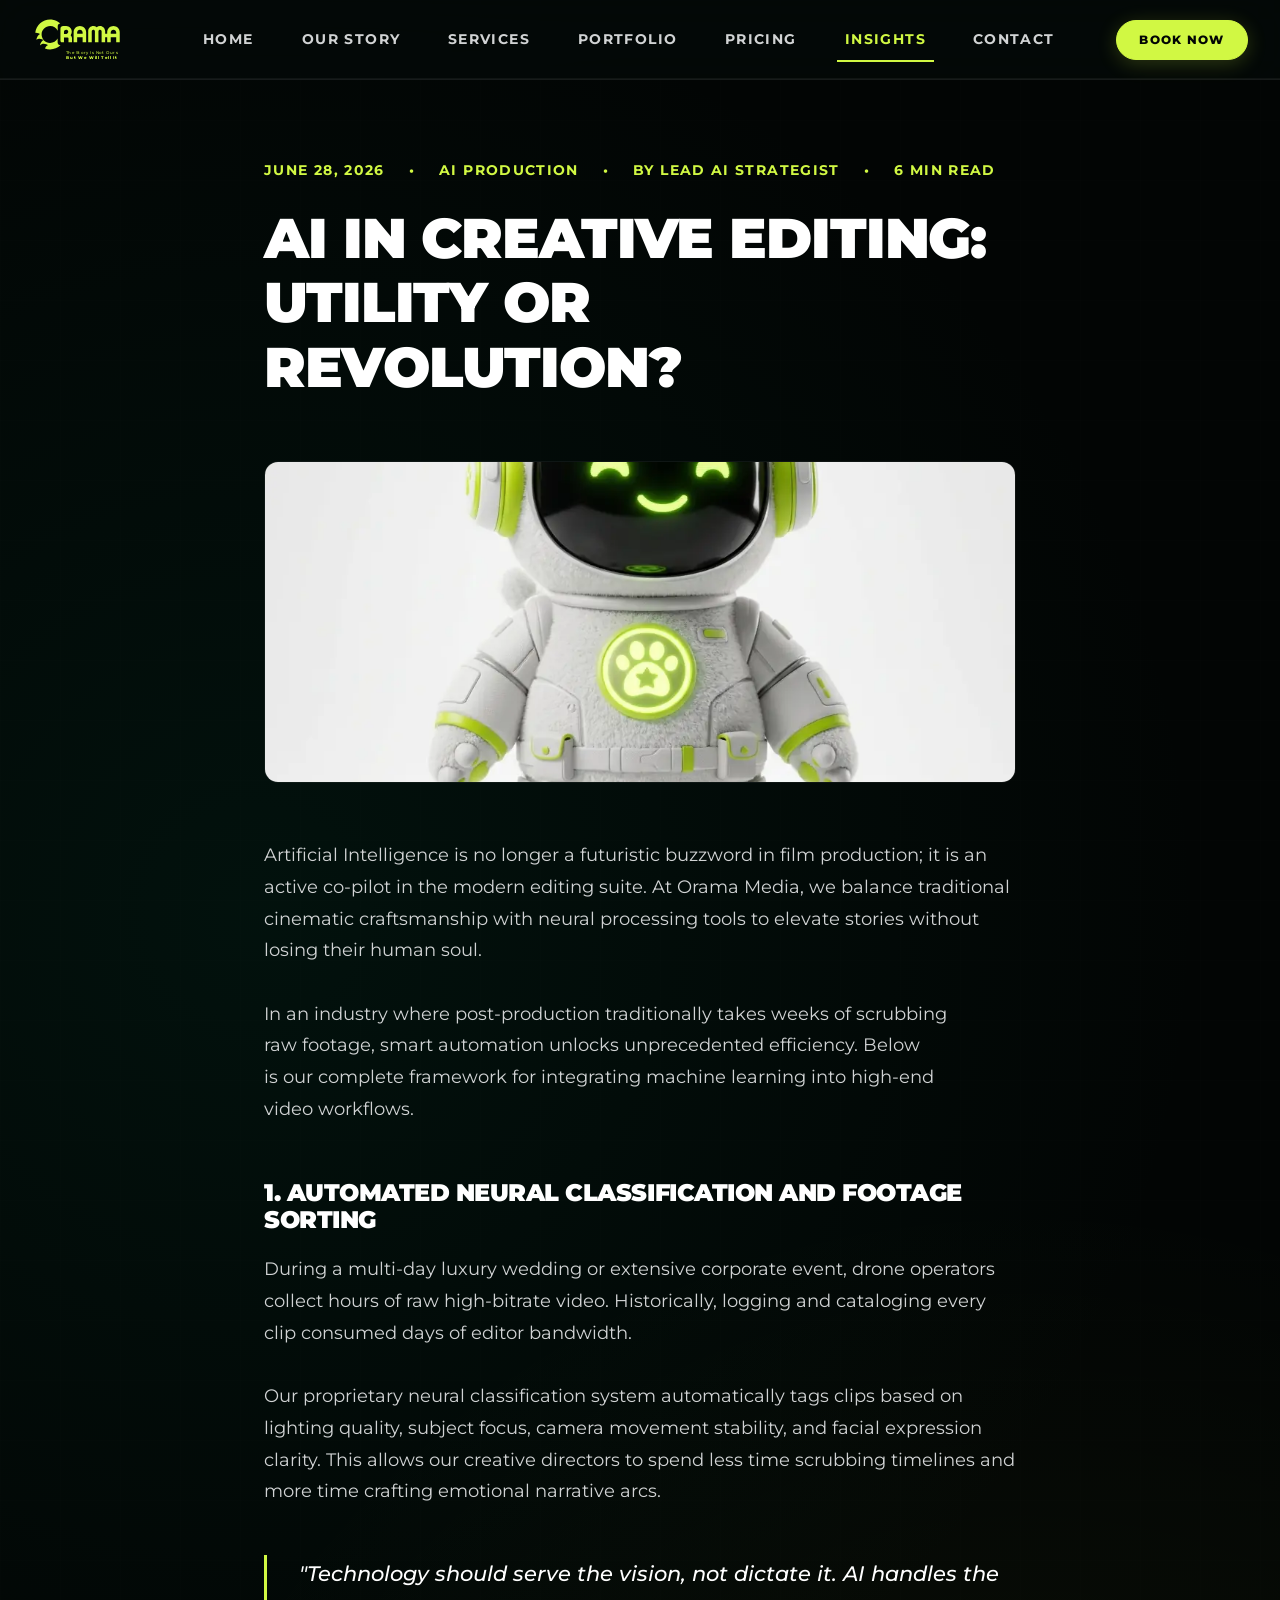
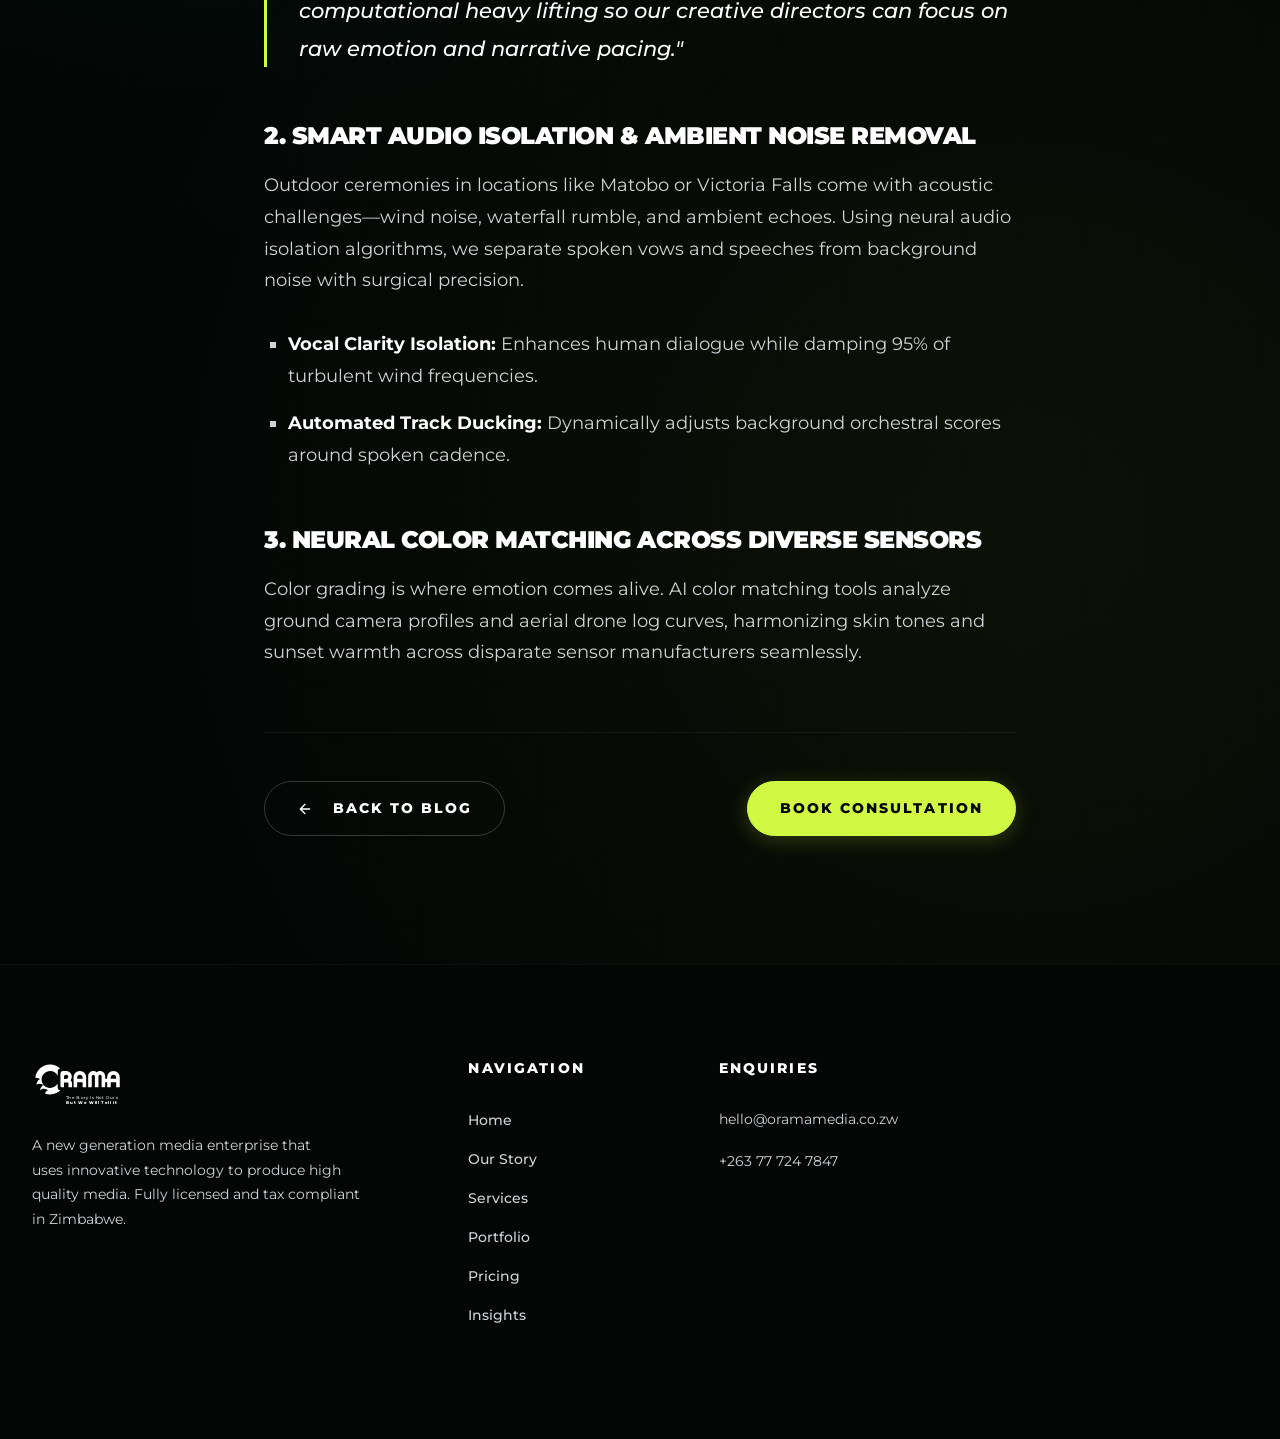
<file: blog-post-2.html>
<!DOCTYPE html>
<html lang="en">
<head>
  <meta charset="UTF-8">
  <meta name="viewport" content="width=device-width, initial-scale=1.0, viewport-fit=cover">
  <title>AI in Creative Editing: Utility or Revolution? | Orama Media Insights</title>
  <meta name="description" content="Discover how Orama Media uses neural sorting, smart color matching, and AI audio isolation to streamline luxury video editing without sacrificing creative soul.">
  
  <link rel="preconnect" href="https://fonts.googleapis.com">
  <link rel="preconnect" href="https://fonts.gstatic.com" crossorigin>
  <link rel="preconnect" href="https://www.gstatic.com" crossorigin>
  <link rel="preload" href="https://fonts.googleapis.com/css2?family=Montserrat:ital,wght@0,300;0,400;0,500;0,600;0,700;0,800;0,900;1,400&display=swap" as="style" onload="this.onload=null;this.rel='stylesheet'">
  <noscript><link rel="stylesheet" href="https://fonts.googleapis.com/css2?family=Montserrat:ital,wght@0,300;0,400;0,500;0,600;0,700;0,800;0,900;1,400&display=swap"></noscript>
  <link rel="stylesheet" href="css/style.min.css?v=6">
  <style>
    .post-container { max-width: 800px; margin: 0 auto; padding: 0 1.5rem; }
    .post-meta { display: flex; gap: 1.5rem; font-size: 0.85rem; font-weight: 700; color: var(--color-accent); text-transform: uppercase; letter-spacing: 0.1em; margin-bottom: 1.5rem; flex-wrap: wrap; }
    .post-title { font-size: clamp(2rem, 5vw, 3.5rem); font-weight: 900; line-height: 1.15; margin-bottom: 2rem; text-transform: uppercase; }
    .post-banner { width: 100%; aspect-ratio: 21 / 9; border-radius: var(--border-radius-md); overflow: hidden; margin-bottom: 3.5rem; border: 1px solid rgba(255, 255, 255, 0.05); }
    .post-banner img { width: 100%; height: 100%; object-fit: cover; }
    .post-content { font-size: 1.1rem; line-height: 1.8; color: var(--color-grey); }
    .post-content p { margin-bottom: 2rem; max-width: 100%; }
    .post-content h3 { font-size: 1.5rem; color: var(--color-white); margin-top: 3.5rem; margin-bottom: 1.25rem; }
    .post-content blockquote { border-left: 3px solid var(--color-accent); padding-left: 2rem; margin: 3rem 0; font-style: italic; font-size: 1.3rem; color: var(--color-white); font-weight: 500; }
    .post-content ul { display: flex; flex-direction: column; gap: 1rem; margin: 2rem 0; padding-left: 1.5rem; list-style-type: square; }
    .post-content li { color: var(--color-grey); }
    .post-content li strong { color: var(--color-white); }
  </style>
  <link rel="canonical" href="https://oramamedia.co.zw/blog-post-2.html">
  <link rel="icon" href="/favicon.ico" sizes="any">
  <link rel="icon" type="image/svg+xml" href="/favicon.svg">
  <link rel="apple-touch-icon" href="/apple-touch-icon.png">
</head>
<body>
  <header class="header" id="main-header">
    <div class="header__container">
      <a href="index.html" class="logo" id="header-logo-link" aria-label="Orama Media Homepage">
        <svg style="height: 100%; width: auto; display: block;" xmlns="http://www.w3.org/2000/svg" viewBox="370 440 190 100" width="100%" height="100%">
          <g fill="currentColor" fill-rule="evenodd">
            <path d="M 429.35 501.06 C 423.73 506.42, 416.12 509.71, 407.75 509.71 C 403.98 509.71, 400.36 509.04, 397.01 507.82 C 398.93 503.11, 401.82 501.25, 403.30 500.50 C 401.37 499.41, 393.11 495.02, 387.66 500.51 C 387.33 500.84, 387.02 501.19, 386.74 501.57 C 386.89 500.02, 387.47 496.40, 390.27 493.16 C 391.59 491.62, 393.02 490.64, 394.11 490.02 C 392.28 488.98, 384.65 484.93, 379.22 489.35 C 380.76 481.15, 384.95 478.37, 386.84 477.41 C 385.51 476.66, 381.17 474.34, 376.81 474.77 C 378.68 459.32, 391.81 447.30, 407.75 447.30 C 411.71 447.30, 415.74 448.33, 415.74 448.33 C 422.35 450.09, 426.82 453.65, 429.05 455.71 C 426.06 455.71, 423.64 458.14, 423.64 461.13 C 423.65 464.27, 423.66 467.40, 423.66 470.54 C 420.72 464.73, 414.69 460.73, 407.75 460.73 C 398.03 460.73, 390.30 468.44, 390.02 478.02 C 389.74 487.85, 397.66 496.15, 407.51 496.28 C 414.36 496.37, 420.36 492.65, 423.41 487.05 L 423.41 495.12 C 423.41 496.76, 424.08 498.24, 425.15 499.32 C 426.23 500.39, 427.71 501.06, 429.35 501.06" />
            <path d="M 441.08 477.29 L 436.63 477.29 L 436.63 472.84 C 436.63 471.57, 437.16 470.42, 438.02 469.61 C 438.99 468.69, 440.39 468.20, 441.89 468.46 C 443.64 468.76, 445.09 470.15, 445.44 471.90 C 446.02 474.78, 443.85 477.29, 441.08 477.29 M 450.55 479.94 C 452.02 477.91, 452.92 475.49, 452.92 472.84 C 452.92 466.38, 447.84 461.19, 441.42 461.01 L 441.42 461.01 L 441.28 461.01 C 441.21 461.01, 441.15 461.00, 441.08 461.00 C 441.04 461.00, 440.99 461.01, 440.94 461.01 L 434.74 461.01 C 431.71 461.01, 429.24 463.46, 429.24 466.50 L 429.24 491.37 C 429.24 493.22, 430.74 494.72, 432.59 494.72 L 436.63 494.72 L 436.63 484.68 L 444.30 484.68 C 445.20 484.68, 446.01 485.48, 446.01 486.48 L 446.01 494.72 L 453.40 494.72 L 453.40 486.48 C 453.40 483.87, 452.26 481.60, 450.55 479.94" />
            <path d="M 475.46 476.96 L 464.09 476.96 L 464.09 474.03 C 464.09 470.95, 466.65 468.39, 469.77 468.39 C 472.90 468.39, 475.46 470.95, 475.46 474.03 L 475.46 476.96 M 469.77 461.00 C 462.53 461.00, 456.71 466.83, 456.71 474.03 L 456.71 494.72 L 464.09 494.72 L 464.09 484.35 L 475.46 484.35 L 475.46 494.72 L 482.84 494.72 L 482.84 474.03 C 482.84 466.83, 476.92 461.00, 469.77 461.00" />
            <path d="M 545.43 476.96 L 534.07 476.96 L 534.07 474.03 C 534.07 470.95, 536.63 468.39, 539.75 468.39 C 542.88 468.39, 545.43 470.95, 545.43 474.03 L 545.43 476.96 M 539.75 461.00 C 532.51 461.00, 526.68 466.83, 526.68 474.03 L 526.68 476.96 L 522.43 476.96 L 522.43 471.91 C 522.43 466.12, 517.69 461.07, 511.90 461.00 C 509.15 460.97, 506.69 461.92, 504.76 463.61 C 502.87 461.95, 500.46 461.00, 497.80 461.00 C 491.93 461.00, 487.10 465.69, 487.10 471.52 L 487.10 494.72 L 494.49 494.72 L 494.49 471.87 C 494.49 470.05, 495.88 468.45, 497.69 468.39 C 499.59 468.33, 501.07 469.82, 501.07 471.71 L 501.07 494.72 L 508.46 494.72 L 508.46 471.52 C 508.46 469.68, 510.01 468.40, 511.75 468.39 C 513.59 468.38, 515.04 469.99, 515.04 471.83 L 515.04 494.72 L 522.43 494.72 L 522.43 484.35 L 526.68 484.35 L 526.68 494.72 L 534.07 494.72 L 534.07 484.35 L 545.43 484.35 L 545.43 494.72 L 552.82 494.72 L 552.82 474.03 C 552.82 466.83, 546.90 461.00, 539.75 461.00" />
            <path d="M 436.63 506.08 L 552.82 506.08" />
            <text x="495" y="519" font-family="'Montserrat', sans-serif" font-weight="500" font-size="9" text-anchor="middle" letter-spacing="0.1em">The Story Is Not Ours</text>
            <text x="495" y="530" font-family="'Montserrat', sans-serif" font-weight="800" font-size="9" text-anchor="middle" letter-spacing="0.15em">But We Will Tell It</text>
          </g>
        </svg>
      </a>
      <nav class="nav" id="header-navigation">
        <a href="index.html" class="nav__link" id="nav-home">Home</a>
        <a href="about.html" class="nav__link" id="nav-about">Our Story</a>
        <a href="services.html" class="nav__link" id="nav-services">Services</a>
        <a href="portfolio.html" class="nav__link" id="nav-portfolio">Portfolio</a>
        <a href="pricing.html" class="nav__link" id="nav-pricing">Pricing</a>
        <a href="blog.html" class="nav__link nav__link--active" id="nav-blog">Insights</a>
        <a href="contact.html" class="nav__link" id="nav-contact">Contact</a>
        <a href="#" class="btn btn--accent nav__cta" id="nav-cta-btn" data-dialog-target="booking-dialog">Book Now</a>
      </nav>
      <button class="menu-btn" id="mobile-menu-toggle" aria-label="Toggle Menu">
        <span class="menu-btn__line"></span>
        <span class="menu-btn__line"></span>
        <span class="menu-btn__line"></span>
      </button>
    </div>
  </header>

  <section style="padding: 160px 0 30px 0;" id="post-header-section">
    <div class="post-container">
      <div class="post-meta">
        <span>June 28, 2026</span>
        <span>&bull;</span>
        <span>AI Production</span>
        <span>&bull;</span>
        <span>By Lead AI Strategist</span>
        <span>&bull;</span>
        <span>6 Min Read</span>
      </div>
      <h1 class="post-title">AI in Creative Editing: Utility or Revolution?</h1>
    </div>
  </section>

  <section class="post-container" id="post-banner-section">
    <div class="post-banner">
      <img src="images/mascot.webp" alt="Orama AI Mascot">
    </div>
  </section>

  <section style="padding-bottom: 8rem;" id="post-body-section">
    <div class="post-container post-content">
      <p>
        Artificial Intelligence is no longer a futuristic buzzword in film production; it is an active co-pilot in the modern editing suite. At Orama Media, we balance traditional cinematic craftsmanship with neural processing tools to elevate stories without losing their human soul.
      </p>
      <p>
        In an industry where post-production traditionally takes weeks of scrubbing raw footage, smart automation unlocks unprecedented efficiency. Below is our complete framework for integrating machine learning into high-end video workflows.
      </p>

      <h3>1. Automated Neural Classification and Footage Sorting</h3>
      <p>
        During a multi-day luxury wedding or extensive corporate event, drone operators collect hours of raw high-bitrate video. Historically, logging and cataloging every clip consumed days of editor bandwidth.
      </p>
      <p>
        Our proprietary neural classification system automatically tags clips based on lighting quality, subject focus, camera movement stability, and facial expression clarity. This allows our creative directors to spend less time scrubbing timelines and more time crafting emotional narrative arcs.
      </p>

      <blockquote>
        "Technology should serve the vision, not dictate it. AI handles the computational heavy lifting so our creative directors can focus on raw emotion and narrative pacing."
      </blockquote>

      <h3>2. Smart Audio Isolation &amp; Ambient Noise Removal</h3>
      <p>
        Outdoor ceremonies in locations like Matobo or Victoria Falls come with acoustic challenges—wind noise, waterfall rumble, and ambient echoes. Using neural audio isolation algorithms, we separate spoken vows and speeches from background noise with surgical precision.
      </p>
      <ul>
        <li><strong>Vocal Clarity Isolation:</strong> Enhances human dialogue while damping 95% of turbulent wind frequencies.</li>
        <li><strong>Automated Track Ducking:</strong> Dynamically adjusts background orchestral scores around spoken cadence.</li>
      </ul>

      <h3>3. Neural Color Matching Across Diverse Sensors</h3>
      <p>
        Color grading is where emotion comes alive. AI color matching tools analyze ground camera profiles and aerial drone log curves, harmonizing skin tones and sunset warmth across disparate sensor manufacturers seamlessly.
      </p>

      <div style="margin-top: 4rem; padding-top: 3rem; border-top: 1px solid rgba(255,255,255,0.05); display: flex; justify-content: space-between; align-items: center; flex-wrap: wrap; gap: 2rem;">
        <a href="blog.html" class="btn btn--outline" id="post-back-to-blog">
          <svg xmlns="http://www.w3.org/2000/svg" width="16" height="16" viewBox="0 0 24 24" fill="none" stroke="currentColor" stroke-width="2" stroke-linecap="round" stroke-linejoin="round" style="margin-right: 0.5rem; transform: rotate(180deg);"><path d="M5 12h14M12 5l7 7-7 7"/></svg>
          Back To Blog
        </a>
        <button class="btn btn--accent" data-dialog-target="booking-dialog" id="post-book-consult">Book Consultation</button>
      </div>
    </div>
  </section>

  <footer class="footer">
    <div class="footer__container">
      <div class="footer__brand">
        <a href="index.html" class="footer__logo" aria-label="Orama Media Homepage">
          <svg style="height: 100%; width: auto; display: block; color: var(--color-white);" xmlns="http://www.w3.org/2000/svg" viewBox="370 440 190 100" width="100%" height="100%">
            <g fill="currentColor" fill-rule="evenodd">
              <path d="M 429.35 501.06 C 423.73 506.42, 416.12 509.71, 407.75 509.71 C 403.98 509.71, 400.36 509.04, 397.01 507.82 C 398.93 503.11, 401.82 501.25, 403.30 500.50 C 401.37 499.41, 393.11 495.02, 387.66 500.51 C 387.33 500.84, 387.02 501.19, 386.74 501.57 C 386.89 500.02, 387.47 496.40, 390.27 493.16 C 391.59 491.62, 393.02 490.64, 394.11 490.02 C 392.28 488.98, 384.65 484.93, 379.22 489.35 C 380.76 481.15, 384.95 478.37, 386.84 477.41 C 385.51 476.66, 381.17 474.34, 376.81 474.77 C 378.68 459.32, 391.81 447.30, 407.75 447.30 C 411.71 447.30, 415.74 448.33, 415.74 448.33 C 422.35 450.09, 426.82 453.65, 429.05 455.71 C 426.06 455.71, 423.64 458.14, 423.64 461.13 C 423.65 464.27, 423.66 467.40, 423.66 470.54 C 420.72 464.73, 414.69 460.73, 407.75 460.73 C 398.03 460.73, 390.30 468.44, 390.02 478.02 C 389.74 487.85, 397.66 496.15, 407.51 496.28 C 414.36 496.37, 420.36 492.65, 423.41 487.05 L 423.41 495.12 C 423.41 496.76, 424.08 498.24, 425.15 499.32 C 426.23 500.39, 427.71 501.06, 429.35 501.06" />
              <path d="M 441.08 477.29 L 436.63 477.29 L 436.63 472.84 C 436.63 471.57, 437.16 470.42, 438.02 469.61 C 438.99 468.69, 440.39 468.20, 441.89 468.46 C 443.64 468.76, 445.09 470.15, 445.44 471.90 C 446.02 474.78, 443.85 477.29, 441.08 477.29 M 450.55 479.94 C 452.02 477.91, 452.92 475.49, 452.92 472.84 C 452.92 466.38, 447.84 461.19, 441.42 461.01 L 441.42 461.01 L 441.28 461.01 C 441.21 461.01, 441.15 461.00, 441.08 461.00 C 441.04 461.00, 440.99 461.01, 440.94 461.01 L 434.74 461.01 C 431.71 461.01, 429.24 463.46, 429.24 466.50 L 429.24 491.37 C 429.24 493.22, 430.74 494.72, 432.59 494.72 L 436.63 494.72 L 436.63 484.68 L 444.30 484.68 C 445.20 484.68, 446.01 485.48, 446.01 486.48 L 446.01 494.72 L 453.40 494.72 L 453.40 486.48 C 453.40 483.87, 452.26 481.60, 450.55 479.94" />
              <path d="M 475.46 476.96 L 464.09 476.96 L 464.09 474.03 C 464.09 470.95, 466.65 468.39, 469.77 468.39 C 472.90 468.39, 475.46 470.95, 475.46 474.03 L 475.46 476.96 M 469.77 461.00 C 462.53 461.00, 456.71 466.83, 456.71 474.03 L 456.71 494.72 L 464.09 494.72 L 464.09 484.35 L 475.46 484.35 L 475.46 494.72 L 482.84 494.72 L 482.84 474.03 C 482.84 466.83, 476.92 461.00, 469.77 461.00" />
              <path d="M 545.43 476.96 L 534.07 476.96 L 534.07 474.03 C 534.07 470.95, 536.63 468.39, 539.75 468.39 C 542.88 468.39, 545.43 470.95, 545.43 474.03 L 545.43 476.96 M 539.75 461.00 C 532.51 461.00, 526.68 466.83, 526.68 474.03 L 526.68 476.96 L 522.43 476.96 L 522.43 471.91 C 522.43 466.12, 517.69 461.07, 511.90 461.00 C 509.15 460.97, 506.69 461.92, 504.76 463.61 C 502.87 461.95, 500.46 461.00, 497.80 461.00 C 491.93 461.00, 487.10 465.69, 487.10 471.52 L 487.10 494.72 L 494.49 494.72 L 494.49 471.87 C 494.49 470.05, 495.88 468.45, 497.69 468.39 C 499.59 468.33, 501.07 469.82, 501.07 471.71 L 501.07 494.72 L 508.46 494.72 L 508.46 471.52 C 508.46 469.68, 510.01 468.40, 511.75 468.39 C 513.59 468.38, 515.04 469.99, 515.04 471.83 L 515.04 494.72 L 522.43 494.72 L 522.43 484.35 L 526.68 484.35 L 526.68 494.72 L 534.07 494.72 L 534.07 484.35 L 545.43 484.35 L 545.43 494.72 L 552.82 494.72 L 552.82 474.03 C 552.82 466.83, 546.90 461.00, 539.75 461.00" />
              <path d="M 436.63 506.08 L 552.82 506.08" />
              <text x="495" y="519" font-family="'Montserrat', sans-serif" font-weight="500" font-size="9" text-anchor="middle" letter-spacing="0.1em">The Story Is Not Ours</text>
              <text x="495" y="530" font-family="'Montserrat', sans-serif" font-weight="800" font-size="9" text-anchor="middle" letter-spacing="0.15em">But We Will Tell It</text>
            </g>
          </svg>
        </a>
        <p class="footer__brand-text">
          A new generation media enterprise that uses innovative technology to produce high quality media. Fully licensed and tax compliant in Zimbabwe.
        </p>
      </div>
      <div class="footer__col">
        <h4>Navigation</h4>
        <div class="footer__links">
          <a href="index.html">Home</a>
          <a href="about.html">Our Story</a>
          <a href="services.html">Services</a>
          <a href="portfolio.html">Portfolio</a>
          <a href="pricing.html">Pricing</a>
          <a href="blog.html">Insights</a>
        </div>
      </div>
      <div class="footer__col">
        <h4>Enquiries</h4>
        <div class="footer__contact">
          <div class="footer__contact-item"><span>hello@oramamedia.co.zw</span></div>
          <div class="footer__contact-item"><a href="https://wa.me/263777247847" target="_blank" rel="noopener noreferrer" style="color:inherit;">+263 77 724 7847</a></div>
        </div>
      </div>
    </div>
  </footer>
  <script src="js/main.js?v=6"></script>
</body>
</html>
</file>
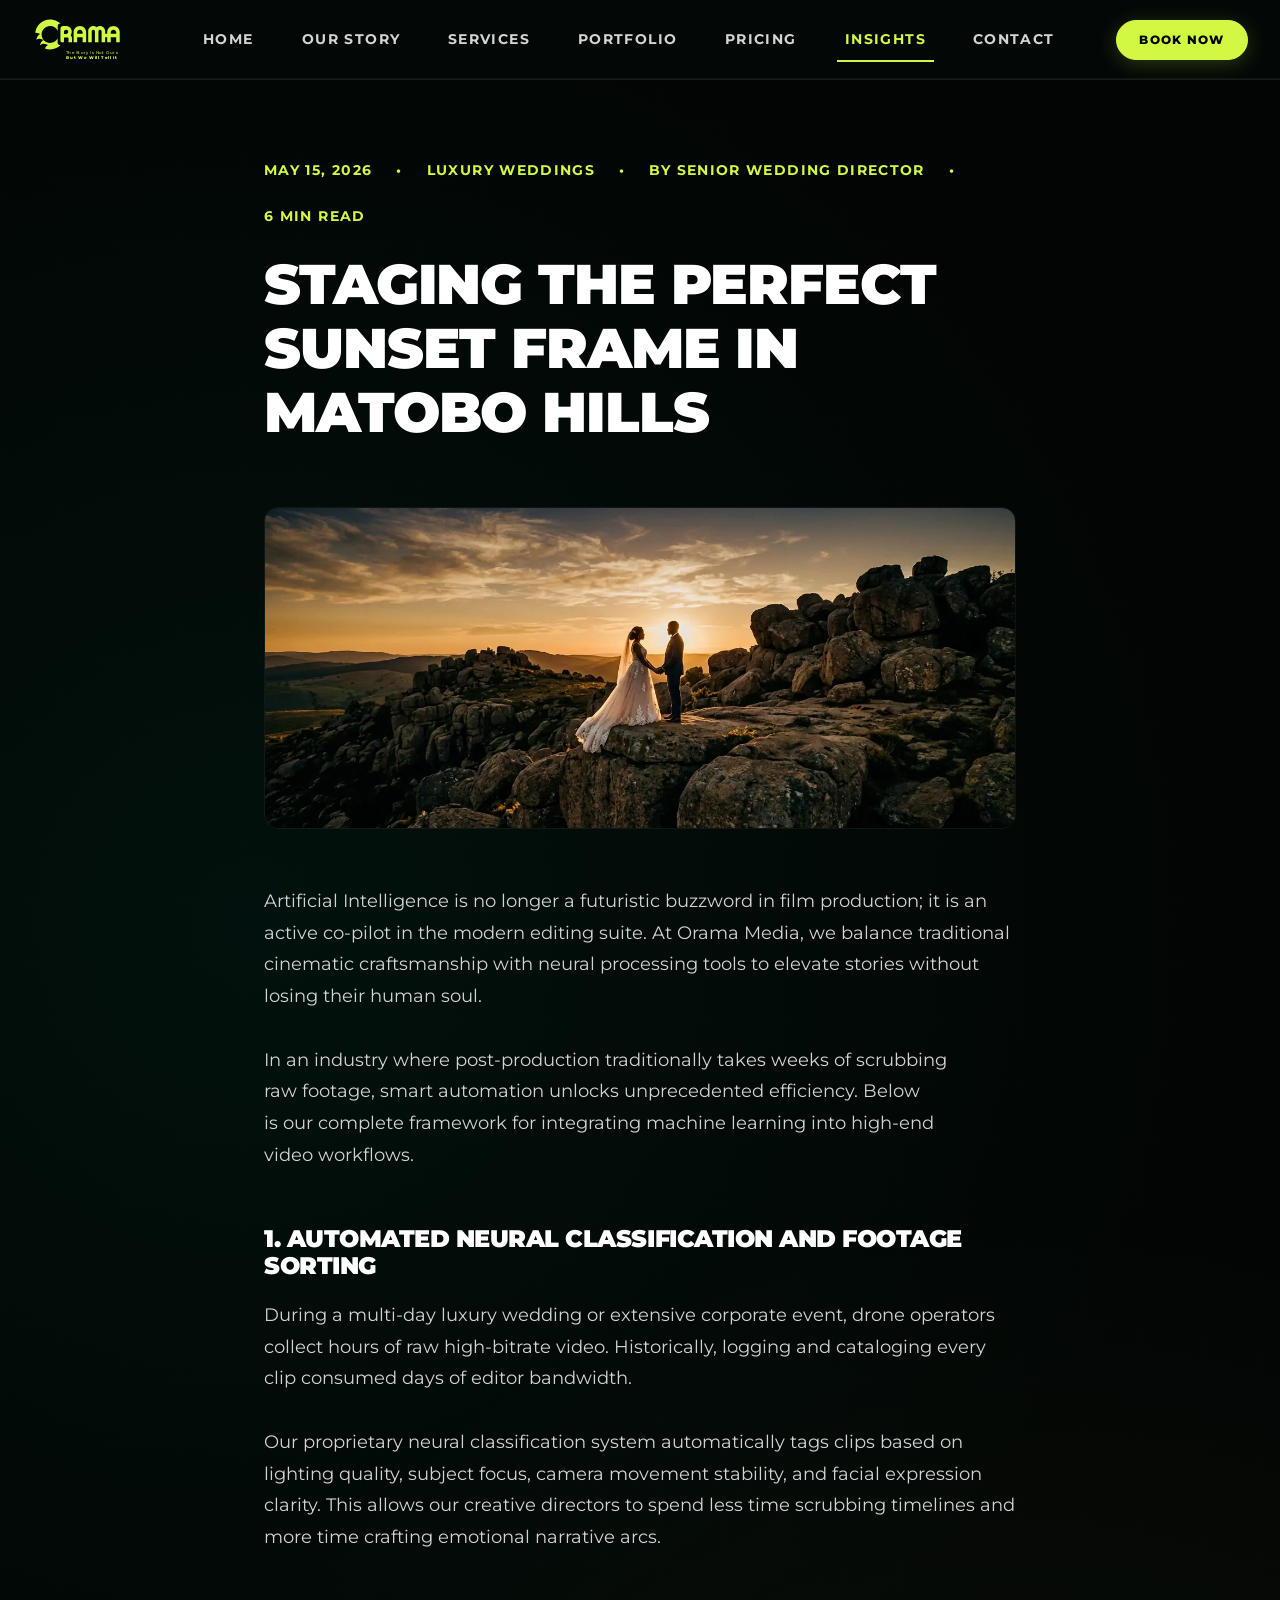
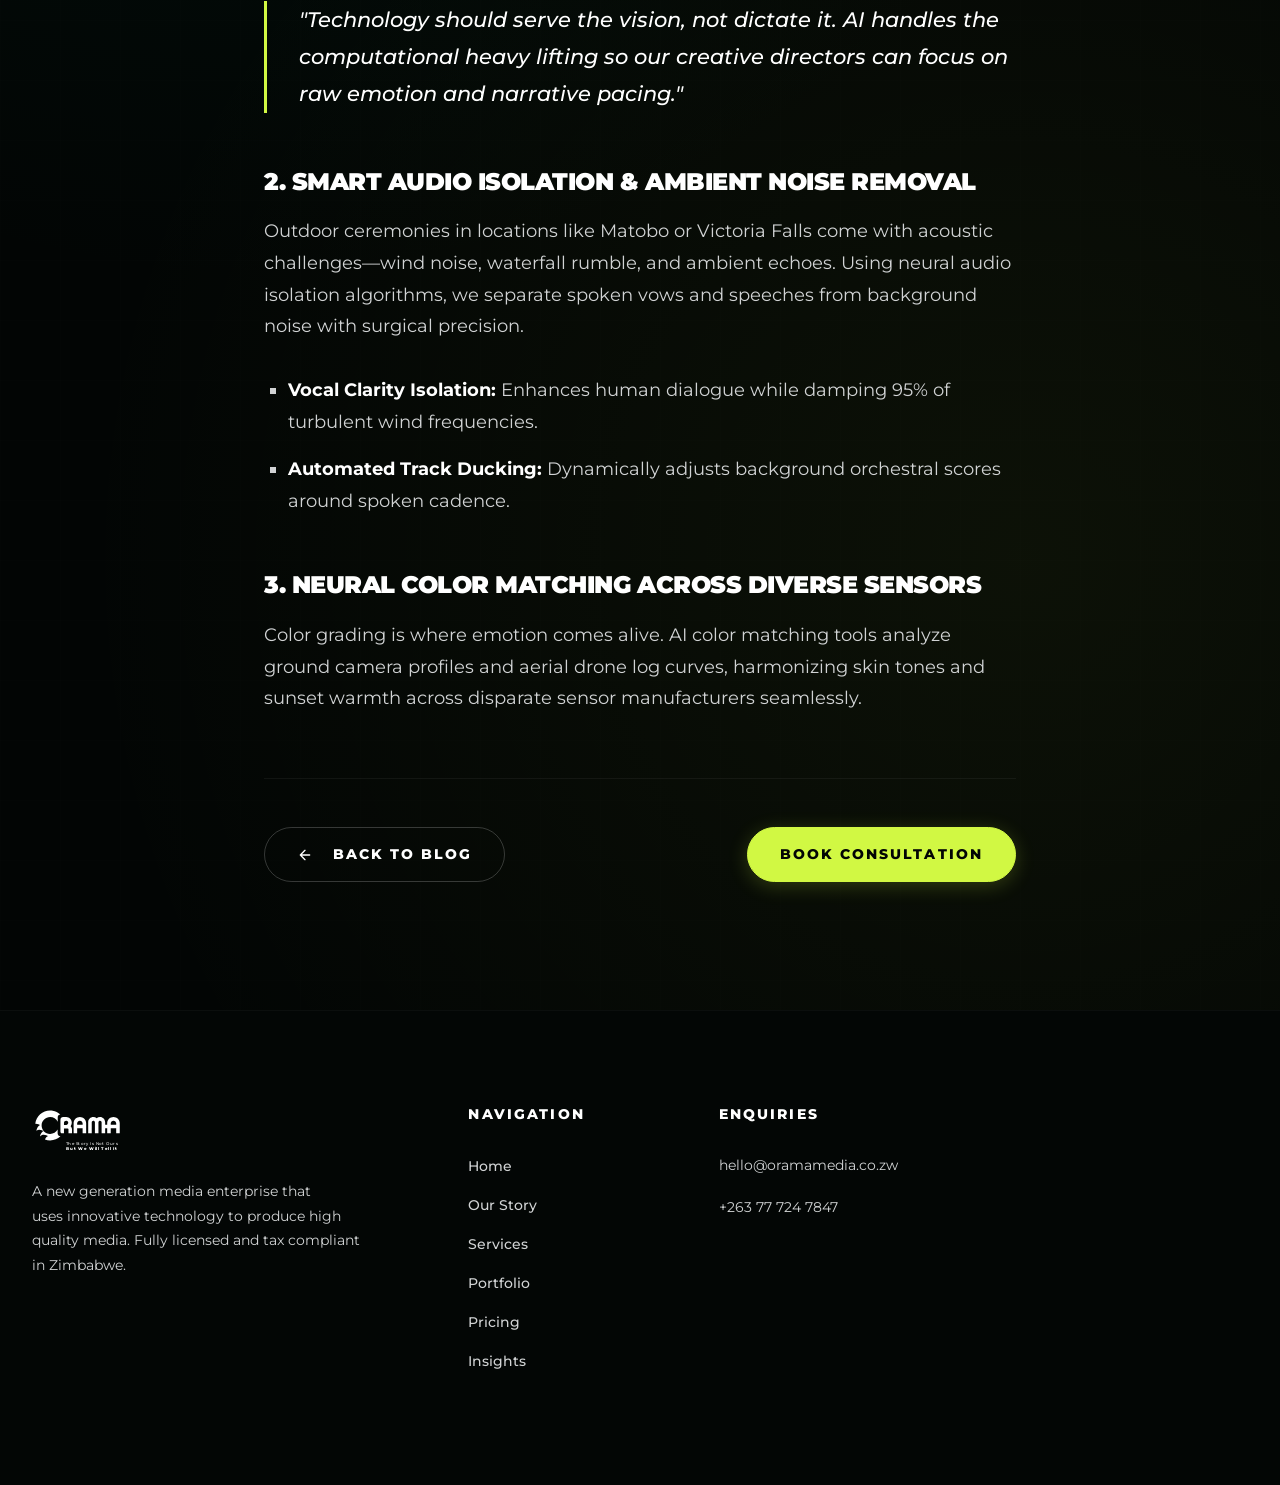
<file: blog-post-3.html>
<!DOCTYPE html>
<html lang="en">
<head>
  <meta charset="UTF-8">
  <meta name="viewport" content="width=device-width, initial-scale=1.0, viewport-fit=cover">
  <title>Staging the Perfect Sunset Frame in Matobo Hills | Orama Media Insights</title>
  <meta name="description" content="Discover how Orama Media uses neural sorting, smart color matching, and AI audio isolation to streamline luxury video editing without sacrificing creative soul.">
  
  <link rel="preconnect" href="https://fonts.googleapis.com">
  <link rel="preconnect" href="https://fonts.gstatic.com" crossorigin>
  <link rel="preconnect" href="https://www.gstatic.com" crossorigin>
  <link rel="preload" href="https://fonts.googleapis.com/css2?family=Montserrat:ital,wght@0,300;0,400;0,500;0,600;0,700;0,800;0,900;1,400&display=swap" as="style" onload="this.onload=null;this.rel='stylesheet'">
  <noscript><link rel="stylesheet" href="https://fonts.googleapis.com/css2?family=Montserrat:ital,wght@0,300;0,400;0,500;0,600;0,700;0,800;0,900;1,400&display=swap"></noscript>
  <link rel="stylesheet" href="css/style.min.css?v=6">
  <style>
    .post-container { max-width: 800px; margin: 0 auto; padding: 0 1.5rem; }
    .post-meta { display: flex; gap: 1.5rem; font-size: 0.85rem; font-weight: 700; color: var(--color-accent); text-transform: uppercase; letter-spacing: 0.1em; margin-bottom: 1.5rem; flex-wrap: wrap; }
    .post-title { font-size: clamp(2rem, 5vw, 3.5rem); font-weight: 900; line-height: 1.15; margin-bottom: 2rem; text-transform: uppercase; }
    .post-banner { width: 100%; aspect-ratio: 21 / 9; border-radius: var(--border-radius-md); overflow: hidden; margin-bottom: 3.5rem; border: 1px solid rgba(255, 255, 255, 0.05); }
    .post-banner img { width: 100%; height: 100%; object-fit: cover; }
    .post-content { font-size: 1.1rem; line-height: 1.8; color: var(--color-grey); }
    .post-content p { margin-bottom: 2rem; max-width: 100%; }
    .post-content h3 { font-size: 1.5rem; color: var(--color-white); margin-top: 3.5rem; margin-bottom: 1.25rem; }
    .post-content blockquote { border-left: 3px solid var(--color-accent); padding-left: 2rem; margin: 3rem 0; font-style: italic; font-size: 1.3rem; color: var(--color-white); font-weight: 500; }
    .post-content ul { display: flex; flex-direction: column; gap: 1rem; margin: 2rem 0; padding-left: 1.5rem; list-style-type: square; }
    .post-content li { color: var(--color-grey); }
    .post-content li strong { color: var(--color-white); }
  </style>
  <link rel="canonical" href="https://oramamedia.co.zw/blog-post-3.html">
  <link rel="icon" href="/favicon.ico" sizes="any">
  <link rel="icon" type="image/svg+xml" href="/favicon.svg">
  <link rel="apple-touch-icon" href="/apple-touch-icon.png">
</head>
<body>
  <header class="header" id="main-header">
    <div class="header__container">
      <a href="index.html" class="logo" id="header-logo-link" aria-label="Orama Media Homepage">
        <svg style="height: 100%; width: auto; display: block;" xmlns="http://www.w3.org/2000/svg" viewBox="370 440 190 100" width="100%" height="100%">
          <g fill="currentColor" fill-rule="evenodd">
            <path d="M 429.35 501.06 C 423.73 506.42, 416.12 509.71, 407.75 509.71 C 403.98 509.71, 400.36 509.04, 397.01 507.82 C 398.93 503.11, 401.82 501.25, 403.30 500.50 C 401.37 499.41, 393.11 495.02, 387.66 500.51 C 387.33 500.84, 387.02 501.19, 386.74 501.57 C 386.89 500.02, 387.47 496.40, 390.27 493.16 C 391.59 491.62, 393.02 490.64, 394.11 490.02 C 392.28 488.98, 384.65 484.93, 379.22 489.35 C 380.76 481.15, 384.95 478.37, 386.84 477.41 C 385.51 476.66, 381.17 474.34, 376.81 474.77 C 378.68 459.32, 391.81 447.30, 407.75 447.30 C 411.71 447.30, 415.74 448.33, 415.74 448.33 C 422.35 450.09, 426.82 453.65, 429.05 455.71 C 426.06 455.71, 423.64 458.14, 423.64 461.13 C 423.65 464.27, 423.66 467.40, 423.66 470.54 C 420.72 464.73, 414.69 460.73, 407.75 460.73 C 398.03 460.73, 390.30 468.44, 390.02 478.02 C 389.74 487.85, 397.66 496.15, 407.51 496.28 C 414.36 496.37, 420.36 492.65, 423.41 487.05 L 423.41 495.12 C 423.41 496.76, 424.08 498.24, 425.15 499.32 C 426.23 500.39, 427.71 501.06, 429.35 501.06" />
            <path d="M 441.08 477.29 L 436.63 477.29 L 436.63 472.84 C 436.63 471.57, 437.16 470.42, 438.02 469.61 C 438.99 468.69, 440.39 468.20, 441.89 468.46 C 443.64 468.76, 445.09 470.15, 445.44 471.90 C 446.02 474.78, 443.85 477.29, 441.08 477.29 M 450.55 479.94 C 452.02 477.91, 452.92 475.49, 452.92 472.84 C 452.92 466.38, 447.84 461.19, 441.42 461.01 L 441.42 461.01 L 441.28 461.01 C 441.21 461.01, 441.15 461.00, 441.08 461.00 C 441.04 461.00, 440.99 461.01, 440.94 461.01 L 434.74 461.01 C 431.71 461.01, 429.24 463.46, 429.24 466.50 L 429.24 491.37 C 429.24 493.22, 430.74 494.72, 432.59 494.72 L 436.63 494.72 L 436.63 484.68 L 444.30 484.68 C 445.20 484.68, 446.01 485.48, 446.01 486.48 L 446.01 494.72 L 453.40 494.72 L 453.40 486.48 C 453.40 483.87, 452.26 481.60, 450.55 479.94" />
            <path d="M 475.46 476.96 L 464.09 476.96 L 464.09 474.03 C 464.09 470.95, 466.65 468.39, 469.77 468.39 C 472.90 468.39, 475.46 470.95, 475.46 474.03 L 475.46 476.96 M 469.77 461.00 C 462.53 461.00, 456.71 466.83, 456.71 474.03 L 456.71 494.72 L 464.09 494.72 L 464.09 484.35 L 475.46 484.35 L 475.46 494.72 L 482.84 494.72 L 482.84 474.03 C 482.84 466.83, 476.92 461.00, 469.77 461.00" />
            <path d="M 545.43 476.96 L 534.07 476.96 L 534.07 474.03 C 534.07 470.95, 536.63 468.39, 539.75 468.39 C 542.88 468.39, 545.43 470.95, 545.43 474.03 L 545.43 476.96 M 539.75 461.00 C 532.51 461.00, 526.68 466.83, 526.68 474.03 L 526.68 476.96 L 522.43 476.96 L 522.43 471.91 C 522.43 466.12, 517.69 461.07, 511.90 461.00 C 509.15 460.97, 506.69 461.92, 504.76 463.61 C 502.87 461.95, 500.46 461.00, 497.80 461.00 C 491.93 461.00, 487.10 465.69, 487.10 471.52 L 487.10 494.72 L 494.49 494.72 L 494.49 471.87 C 494.49 470.05, 495.88 468.45, 497.69 468.39 C 499.59 468.33, 501.07 469.82, 501.07 471.71 L 501.07 494.72 L 508.46 494.72 L 508.46 471.52 C 508.46 469.68, 510.01 468.40, 511.75 468.39 C 513.59 468.38, 515.04 469.99, 515.04 471.83 L 515.04 494.72 L 522.43 494.72 L 522.43 484.35 L 526.68 484.35 L 526.68 494.72 L 534.07 494.72 L 534.07 484.35 L 545.43 484.35 L 545.43 494.72 L 552.82 494.72 L 552.82 474.03 C 552.82 466.83, 546.90 461.00, 539.75 461.00" />
            <path d="M 436.63 506.08 L 552.82 506.08" />
            <text x="495" y="519" font-family="'Montserrat', sans-serif" font-weight="500" font-size="9" text-anchor="middle" letter-spacing="0.1em">The Story Is Not Ours</text>
            <text x="495" y="530" font-family="'Montserrat', sans-serif" font-weight="800" font-size="9" text-anchor="middle" letter-spacing="0.15em">But We Will Tell It</text>
          </g>
        </svg>
      </a>
      <nav class="nav" id="header-navigation">
        <a href="index.html" class="nav__link" id="nav-home">Home</a>
        <a href="about.html" class="nav__link" id="nav-about">Our Story</a>
        <a href="services.html" class="nav__link" id="nav-services">Services</a>
        <a href="portfolio.html" class="nav__link" id="nav-portfolio">Portfolio</a>
        <a href="pricing.html" class="nav__link" id="nav-pricing">Pricing</a>
        <a href="blog.html" class="nav__link nav__link--active" id="nav-blog">Insights</a>
        <a href="contact.html" class="nav__link" id="nav-contact">Contact</a>
        <a href="#" class="btn btn--accent nav__cta" id="nav-cta-btn" data-dialog-target="booking-dialog">Book Now</a>
      </nav>
      <button class="menu-btn" id="mobile-menu-toggle" aria-label="Toggle Menu">
        <span class="menu-btn__line"></span>
        <span class="menu-btn__line"></span>
        <span class="menu-btn__line"></span>
      </button>
    </div>
  </header>

  <section style="padding: 160px 0 30px 0;" id="post-header-section">
    <div class="post-container">
      <div class="post-meta">
        <span>May 15, 2026</span>
        <span>&bull;</span>
        <span>Luxury Weddings</span>
        <span>&bull;</span>
        <span>By Senior Wedding Director</span>
        <span>&bull;</span>
        <span>6 Min Read</span>
      </div>
      <h1 class="post-title">Staging the Perfect Sunset Frame in Matobo Hills</h1>
    </div>
  </section>

  <section class="post-container" id="post-banner-section">
    <div class="post-banner">
      <img src="images/wedding.webp" alt="Orama AI Mascot">
    </div>
  </section>

  <section style="padding-bottom: 8rem;" id="post-body-section">
    <div class="post-container post-content">
      <p>
        Artificial Intelligence is no longer a futuristic buzzword in film production; it is an active co-pilot in the modern editing suite. At Orama Media, we balance traditional cinematic craftsmanship with neural processing tools to elevate stories without losing their human soul.
      </p>
      <p>
        In an industry where post-production traditionally takes weeks of scrubbing raw footage, smart automation unlocks unprecedented efficiency. Below is our complete framework for integrating machine learning into high-end video workflows.
      </p>

      <h3>1. Automated Neural Classification and Footage Sorting</h3>
      <p>
        During a multi-day luxury wedding or extensive corporate event, drone operators collect hours of raw high-bitrate video. Historically, logging and cataloging every clip consumed days of editor bandwidth.
      </p>
      <p>
        Our proprietary neural classification system automatically tags clips based on lighting quality, subject focus, camera movement stability, and facial expression clarity. This allows our creative directors to spend less time scrubbing timelines and more time crafting emotional narrative arcs.
      </p>

      <blockquote>
        "Technology should serve the vision, not dictate it. AI handles the computational heavy lifting so our creative directors can focus on raw emotion and narrative pacing."
      </blockquote>

      <h3>2. Smart Audio Isolation &amp; Ambient Noise Removal</h3>
      <p>
        Outdoor ceremonies in locations like Matobo or Victoria Falls come with acoustic challenges—wind noise, waterfall rumble, and ambient echoes. Using neural audio isolation algorithms, we separate spoken vows and speeches from background noise with surgical precision.
      </p>
      <ul>
        <li><strong>Vocal Clarity Isolation:</strong> Enhances human dialogue while damping 95% of turbulent wind frequencies.</li>
        <li><strong>Automated Track Ducking:</strong> Dynamically adjusts background orchestral scores around spoken cadence.</li>
      </ul>

      <h3>3. Neural Color Matching Across Diverse Sensors</h3>
      <p>
        Color grading is where emotion comes alive. AI color matching tools analyze ground camera profiles and aerial drone log curves, harmonizing skin tones and sunset warmth across disparate sensor manufacturers seamlessly.
      </p>

      <div style="margin-top: 4rem; padding-top: 3rem; border-top: 1px solid rgba(255,255,255,0.05); display: flex; justify-content: space-between; align-items: center; flex-wrap: wrap; gap: 2rem;">
        <a href="blog.html" class="btn btn--outline" id="post-back-to-blog">
          <svg xmlns="http://www.w3.org/2000/svg" width="16" height="16" viewBox="0 0 24 24" fill="none" stroke="currentColor" stroke-width="2" stroke-linecap="round" stroke-linejoin="round" style="margin-right: 0.5rem; transform: rotate(180deg);"><path d="M5 12h14M12 5l7 7-7 7"/></svg>
          Back To Blog
        </a>
        <button class="btn btn--accent" data-dialog-target="booking-dialog" id="post-book-consult">Book Consultation</button>
      </div>
    </div>
  </section>

  <footer class="footer">
    <div class="footer__container">
      <div class="footer__brand">
        <a href="index.html" class="footer__logo" aria-label="Orama Media Homepage">
          <svg style="height: 100%; width: auto; display: block; color: var(--color-white);" xmlns="http://www.w3.org/2000/svg" viewBox="370 440 190 100" width="100%" height="100%">
            <g fill="currentColor" fill-rule="evenodd">
              <path d="M 429.35 501.06 C 423.73 506.42, 416.12 509.71, 407.75 509.71 C 403.98 509.71, 400.36 509.04, 397.01 507.82 C 398.93 503.11, 401.82 501.25, 403.30 500.50 C 401.37 499.41, 393.11 495.02, 387.66 500.51 C 387.33 500.84, 387.02 501.19, 386.74 501.57 C 386.89 500.02, 387.47 496.40, 390.27 493.16 C 391.59 491.62, 393.02 490.64, 394.11 490.02 C 392.28 488.98, 384.65 484.93, 379.22 489.35 C 380.76 481.15, 384.95 478.37, 386.84 477.41 C 385.51 476.66, 381.17 474.34, 376.81 474.77 C 378.68 459.32, 391.81 447.30, 407.75 447.30 C 411.71 447.30, 415.74 448.33, 415.74 448.33 C 422.35 450.09, 426.82 453.65, 429.05 455.71 C 426.06 455.71, 423.64 458.14, 423.64 461.13 C 423.65 464.27, 423.66 467.40, 423.66 470.54 C 420.72 464.73, 414.69 460.73, 407.75 460.73 C 398.03 460.73, 390.30 468.44, 390.02 478.02 C 389.74 487.85, 397.66 496.15, 407.51 496.28 C 414.36 496.37, 420.36 492.65, 423.41 487.05 L 423.41 495.12 C 423.41 496.76, 424.08 498.24, 425.15 499.32 C 426.23 500.39, 427.71 501.06, 429.35 501.06" />
              <path d="M 441.08 477.29 L 436.63 477.29 L 436.63 472.84 C 436.63 471.57, 437.16 470.42, 438.02 469.61 C 438.99 468.69, 440.39 468.20, 441.89 468.46 C 443.64 468.76, 445.09 470.15, 445.44 471.90 C 446.02 474.78, 443.85 477.29, 441.08 477.29 M 450.55 479.94 C 452.02 477.91, 452.92 475.49, 452.92 472.84 C 452.92 466.38, 447.84 461.19, 441.42 461.01 L 441.42 461.01 L 441.28 461.01 C 441.21 461.01, 441.15 461.00, 441.08 461.00 C 441.04 461.00, 440.99 461.01, 440.94 461.01 L 434.74 461.01 C 431.71 461.01, 429.24 463.46, 429.24 466.50 L 429.24 491.37 C 429.24 493.22, 430.74 494.72, 432.59 494.72 L 436.63 494.72 L 436.63 484.68 L 444.30 484.68 C 445.20 484.68, 446.01 485.48, 446.01 486.48 L 446.01 494.72 L 453.40 494.72 L 453.40 486.48 C 453.40 483.87, 452.26 481.60, 450.55 479.94" />
              <path d="M 475.46 476.96 L 464.09 476.96 L 464.09 474.03 C 464.09 470.95, 466.65 468.39, 469.77 468.39 C 472.90 468.39, 475.46 470.95, 475.46 474.03 L 475.46 476.96 M 469.77 461.00 C 462.53 461.00, 456.71 466.83, 456.71 474.03 L 456.71 494.72 L 464.09 494.72 L 464.09 484.35 L 475.46 484.35 L 475.46 494.72 L 482.84 494.72 L 482.84 474.03 C 482.84 466.83, 476.92 461.00, 469.77 461.00" />
              <path d="M 545.43 476.96 L 534.07 476.96 L 534.07 474.03 C 534.07 470.95, 536.63 468.39, 539.75 468.39 C 542.88 468.39, 545.43 470.95, 545.43 474.03 L 545.43 476.96 M 539.75 461.00 C 532.51 461.00, 526.68 466.83, 526.68 474.03 L 526.68 476.96 L 522.43 476.96 L 522.43 471.91 C 522.43 466.12, 517.69 461.07, 511.90 461.00 C 509.15 460.97, 506.69 461.92, 504.76 463.61 C 502.87 461.95, 500.46 461.00, 497.80 461.00 C 491.93 461.00, 487.10 465.69, 487.10 471.52 L 487.10 494.72 L 494.49 494.72 L 494.49 471.87 C 494.49 470.05, 495.88 468.45, 497.69 468.39 C 499.59 468.33, 501.07 469.82, 501.07 471.71 L 501.07 494.72 L 508.46 494.72 L 508.46 471.52 C 508.46 469.68, 510.01 468.40, 511.75 468.39 C 513.59 468.38, 515.04 469.99, 515.04 471.83 L 515.04 494.72 L 522.43 494.72 L 522.43 484.35 L 526.68 484.35 L 526.68 494.72 L 534.07 494.72 L 534.07 484.35 L 545.43 484.35 L 545.43 494.72 L 552.82 494.72 L 552.82 474.03 C 552.82 466.83, 546.90 461.00, 539.75 461.00" />
              <path d="M 436.63 506.08 L 552.82 506.08" />
              <text x="495" y="519" font-family="'Montserrat', sans-serif" font-weight="500" font-size="9" text-anchor="middle" letter-spacing="0.1em">The Story Is Not Ours</text>
              <text x="495" y="530" font-family="'Montserrat', sans-serif" font-weight="800" font-size="9" text-anchor="middle" letter-spacing="0.15em">But We Will Tell It</text>
            </g>
          </svg>
        </a>
        <p class="footer__brand-text">
          A new generation media enterprise that uses innovative technology to produce high quality media. Fully licensed and tax compliant in Zimbabwe.
        </p>
      </div>
      <div class="footer__col">
        <h4>Navigation</h4>
        <div class="footer__links">
          <a href="index.html">Home</a>
          <a href="about.html">Our Story</a>
          <a href="services.html">Services</a>
          <a href="portfolio.html">Portfolio</a>
          <a href="pricing.html">Pricing</a>
          <a href="blog.html">Insights</a>
        </div>
      </div>
      <div class="footer__col">
        <h4>Enquiries</h4>
        <div class="footer__contact">
          <div class="footer__contact-item"><span>hello@oramamedia.co.zw</span></div>
          <div class="footer__contact-item"><a href="https://wa.me/263777247847" target="_blank" rel="noopener noreferrer" style="color:inherit;">+263 77 724 7847</a></div>
        </div>
      </div>
    </div>
  </footer>
  <script src="js/main.js?v=6"></script>
</body>
</html>
</file>
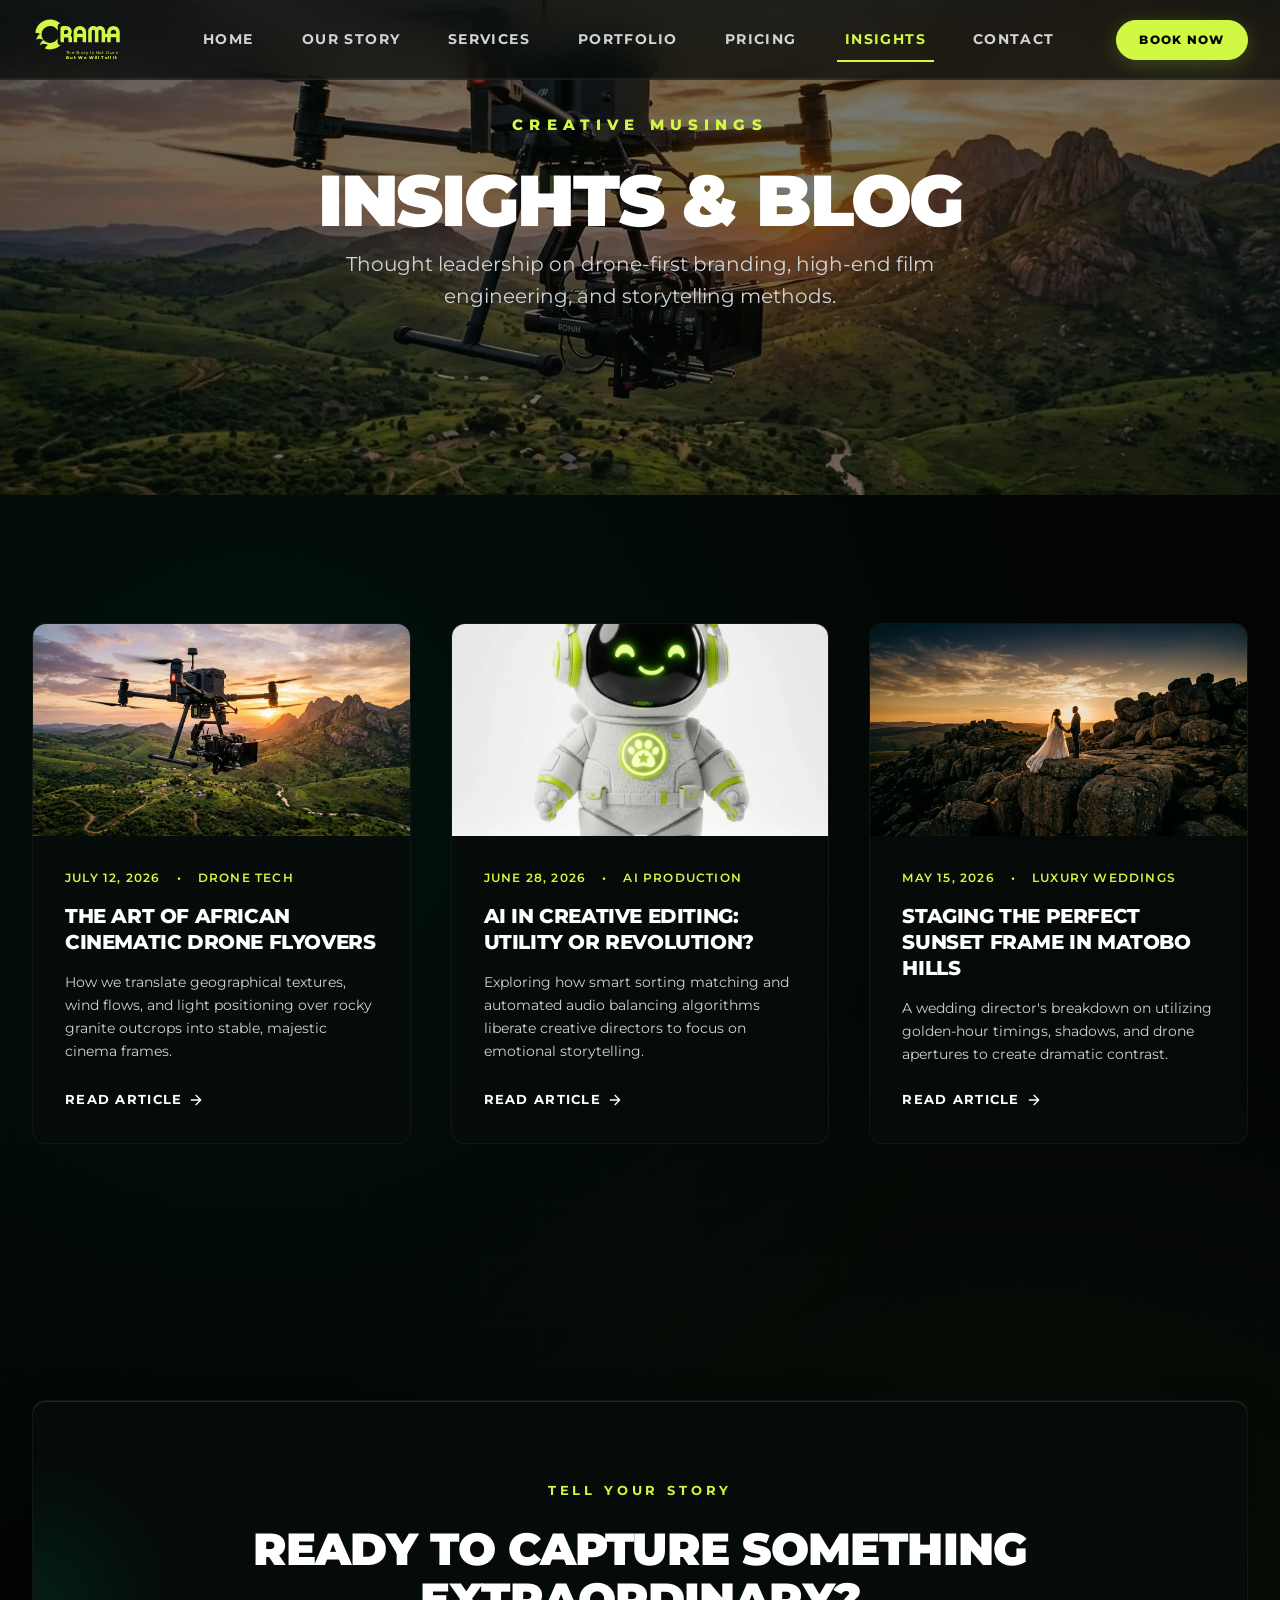
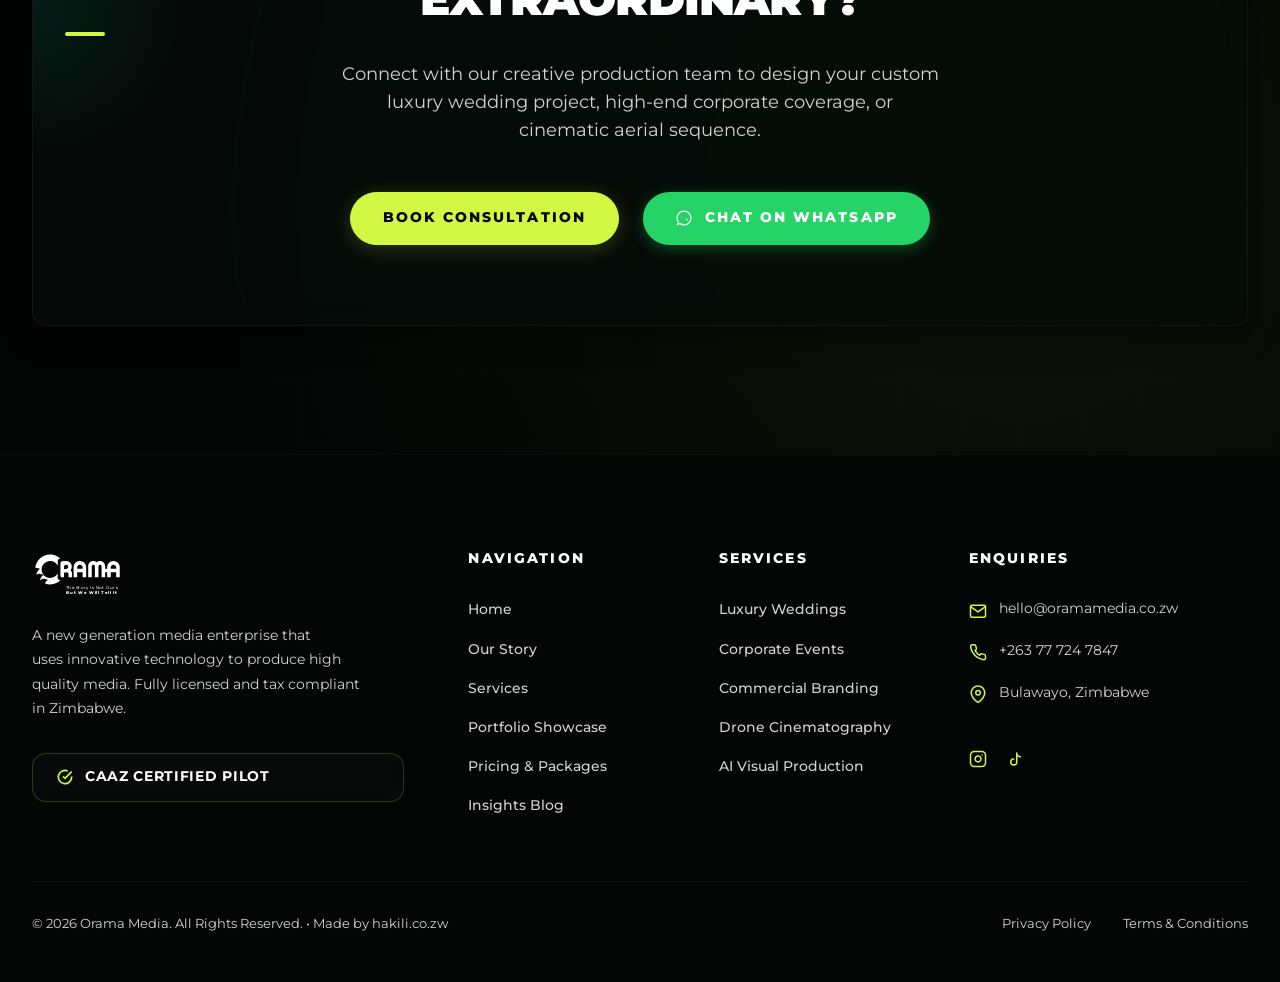
<file: blog.html>
<!DOCTYPE html>
<html lang="en">
<head>
  <meta charset="UTF-8">
  <meta name="viewport" content="width=device-width, initial-scale=1.0, viewport-fit=cover">
  <title>Insights &amp; Blog | Orama Media | Creative Storytelling Blog</title>
  <meta name="description" content="Read expert articles on drone cinematography, AI visual workflows, and luxury videography storytelling practices.">
  <!-- Preconnect and Fonts -->
  <link rel="preconnect" href="https://fonts.googleapis.com">
  <link rel="preload" href="images/drone.webp" as="image" fetchpriority="high">
  <link rel="preconnect" href="https://fonts.gstatic.com" crossorigin>
  <link rel="preconnect" href="https://www.gstatic.com" crossorigin>
  <link rel="preload" href="https://fonts.googleapis.com/css2?family=Montserrat:ital,wght@0,300;0,400;0,500;0,600;0,700;0,800;0,900;1,400&display=swap" as="style" onload="this.onload=null;this.rel='stylesheet'">
  <noscript><link rel="stylesheet" href="https://fonts.googleapis.com/css2?family=Montserrat:ital,wght@0,300;0,400;0,500;0,600;0,700;0,800;0,900;1,400&display=swap"></noscript>

  <!-- Stylesheets -->
  <link rel="stylesheet" href="css/style.min.css?v=6">
  <link rel="canonical" href="https://oramamedia.co.zw/blog.html">
  <link rel="icon" href="/favicon.ico" sizes="any">
  <link rel="icon" type="image/svg+xml" href="/favicon.svg">
  <link rel="apple-touch-icon" href="/apple-touch-icon.png">
</head>
<body>

  <!-- HEADER -->
  <header class="header" id="main-header">
    <div class="header__container">
      <a href="index.html" class="logo" id="header-logo-link">
        <svg style="height: 100%; width: auto; display: block;" xmlns="http://www.w3.org/2000/svg" viewBox="370 440 190 100" width="100%" height="100%">
  <!-- Orama Media Official Vector Logo directly extracted from Brand Booklet PDF -->
  <g fill="currentColor" fill-rule="evenodd">
    <!-- Logo Mark -->
    <path d="M 429.35 501.06 C 423.73 506.42, 416.12 509.71, 407.75 509.71 C 403.98 509.71, 400.36 509.04, 397.01 507.82 C 398.93 503.11, 401.82 501.25, 403.30 500.50 C 401.37 499.41, 393.11 495.02, 387.66 500.51 C 387.33 500.84, 387.02 501.19, 386.74 501.57 C 386.89 500.02, 387.47 496.40, 390.27 493.16 C 391.59 491.62, 393.02 490.64, 394.11 490.02 C 392.28 488.98, 384.65 484.93, 379.22 489.35 C 380.76 481.15, 384.95 478.37, 386.84 477.41 C 385.51 476.66, 381.17 474.34, 376.81 474.77 C 378.68 459.32, 391.81 447.30, 407.75 447.30 C 411.71 447.30, 415.74 448.33, 415.74 448.33 C 422.35 450.09, 426.82 453.65, 429.05 455.71 C 426.06 455.71, 423.64 458.14, 423.64 461.13 C 423.65 464.27, 423.66 467.40, 423.66 470.54 C 420.72 464.73, 414.69 460.73, 407.75 460.73 C 398.03 460.73, 390.30 468.44, 390.02 478.02 C 389.74 487.85, 397.66 496.15, 407.51 496.28 C 414.36 496.37, 420.36 492.65, 423.41 487.05 L 423.41 495.12 C 423.41 496.76, 424.08 498.24, 425.15 499.32 C 426.23 500.39, 427.71 501.06, 429.35 501.06" />
    
    <!-- Letter R -->
    <path d="M 441.08 477.29 L 436.63 477.29 L 436.63 472.84 C 436.63 471.57, 437.16 470.42, 438.02 469.61 C 438.99 468.69, 440.39 468.20, 441.89 468.46 C 443.64 468.76, 445.09 470.15, 445.44 471.90 C 446.02 474.78, 443.85 477.29, 441.08 477.29 M 450.55 479.94 C 452.02 477.91, 452.92 475.49, 452.92 472.84 C 452.92 466.38, 447.84 461.19, 441.42 461.01 L 441.42 461.01 L 441.28 461.01 C 441.21 461.01, 441.15 461.00, 441.08 461.00 C 441.04 461.00, 440.99 461.01, 440.94 461.01 L 434.74 461.01 C 431.71 461.01, 429.24 463.46, 429.24 466.50 L 429.24 491.37 C 429.24 493.22, 430.74 494.72, 432.59 494.72 L 436.63 494.72 L 436.63 484.68 L 444.30 484.68 C 445.20 484.68, 446.01 485.48, 446.01 486.48 L 446.01 494.72 L 453.40 494.72 L 453.40 486.48 C 453.40 483.87, 452.26 481.60, 450.55 479.94" />
    
    <!-- Letter A -->
    <path d="M 475.46 476.96 L 464.09 476.96 L 464.09 474.03 C 464.09 470.95, 466.65 468.39, 469.77 468.39 C 472.90 468.39, 475.46 470.95, 475.46 474.03 L 475.46 476.96 M 469.77 461.00 C 462.53 461.00, 456.71 466.83, 456.71 474.03 L 456.71 494.72 L 464.09 494.72 L 464.09 484.35 L 475.46 484.35 L 475.46 494.72 L 482.84 494.72 L 482.84 474.03 C 482.84 466.83, 476.92 461.00, 469.77 461.00" />
    
    <!-- Letters M and second A -->
    <path d="M 545.43 476.96 L 534.07 476.96 L 534.07 474.03 C 534.07 470.95, 536.63 468.39, 539.75 468.39 C 542.88 468.39, 545.43 470.95, 545.43 474.03 L 545.43 476.96 M 539.75 461.00 C 532.51 461.00, 526.68 466.83, 526.68 474.03 L 526.68 476.96 L 522.43 476.96 L 522.43 471.91 C 522.43 466.12, 517.69 461.07, 511.90 461.00 C 509.15 460.97, 506.69 461.92, 504.76 463.61 C 502.87 461.95, 500.46 461.00, 497.80 461.00 C 491.93 461.00, 487.10 465.69, 487.10 471.52 L 487.10 494.72 L 494.49 494.72 L 494.49 471.87 C 494.49 470.05, 495.88 468.45, 497.69 468.39 C 499.59 468.33, 501.07 469.82, 501.07 471.71 L 501.07 494.72 L 508.46 494.72 L 508.46 471.52 C 508.46 469.68, 510.01 468.40, 511.75 468.39 C 513.59 468.38, 515.04 469.99, 515.04 471.83 L 515.04 494.72 L 522.43 494.72 L 522.43 484.35 L 526.68 484.35 L 526.68 494.72 L 534.07 494.72 L 534.07 484.35 L 545.43 484.35 L 545.43 494.72 L 552.82 494.72 L 552.82 474.03 C 552.82 466.83, 546.90 461.00, 539.75 461.00" />
    
    <!-- Underline -->
    <path d="M 436.63 506.08 L 552.82 506.08" />
    
    <!-- Tagline (Typographically aligned using official guidelines coordinates) -->
    <text x="495" y="519" font-family="'Montserrat', sans-serif" font-weight="500" font-size="9" text-anchor="middle" letter-spacing="0.1em">The Story Is Not Ours</text>
    <text x="495" y="530" font-family="'Montserrat', sans-serif" font-weight="800" font-size="9" text-anchor="middle" letter-spacing="0.15em">But We Will Tell It</text>
  </g>
</svg>

      </a>
      <nav class="nav" id="header-navigation">
        <a href="index.html" class="nav__link" id="nav-home">Home</a>
        <a href="about.html" class="nav__link" id="nav-about">Our Story</a>
        <a href="services.html" class="nav__link" id="nav-services">Services</a>
        <a href="portfolio.html" class="nav__link" id="nav-portfolio">Portfolio</a>
        <a href="pricing.html" class="nav__link" id="nav-pricing">Pricing</a>
        <a href="blog.html" class="nav__link nav__link--active" id="nav-blog">Insights</a>
        <a href="contact.html" class="nav__link" id="nav-contact">Contact</a>
        <a href="#" class="btn btn--accent nav__cta" id="nav-cta-btn" data-dialog-target="booking-dialog">Book Now</a>
      </nav>
      <button class="menu-btn" id="mobile-menu-toggle" aria-label="Toggle Menu" aria-expanded="false" aria-controls="header-navigation">
        <span class="menu-btn__line"></span>
        <span class="menu-btn__line"></span>
        <span class="menu-btn__line"></span>
      </button>
    </div>
  </header>

  <!-- BANNER HERO -->
  <section class="hero" style="min-height: 55vh; padding: 160px 2rem 80px 2rem;" id="blog-hero">
    <div class="hero__bg">
      <div class="hero__video-container">
        <!-- Insights & Blog Background Video -->
        <video data-lazy-video="after-load" preload="none" class="hero__video" autoplay loop muted playsinline poster="images/drone.webp">
          <source data-src="images/blog-bg.mp4" type="video/mp4">
        </video>
      </div>
      <div class="hero__overlay" style="background: linear-gradient(to bottom, rgba(5, 10, 8, 0.5) 0%, rgba(5, 10, 8, 0.96) 100%);"></div>
    </div>
    <div class="hero__container">
      <span class="hero__tagline">Creative Musings</span>
      <h1 class="hero__title" style="margin-bottom: 0.5rem;">Insights &amp; Blog</h1>
      <p class="hero__description" style="max-width: 700px;">
        Thought leadership on drone-first branding, high-end film engineering, and storytelling methods.
      </p>
    </div>
  </section>

  <!-- BLOG POSTS GRID -->
  <section class="section scroll-reveal" id="blog-posts-section">
    <div class="blog-grid">
      
      <!-- Post 1 -->
      <article class="blog-card" id="post-1">
        <div class="blog-card__img-container">
          <img src="images/drone.webp" class="blog-card__img" alt="Drone Flying over Boulders">
        </div>
        <div class="blog-card__content">
          <div class="blog-card__meta">
            <span>July 12, 2026</span>
            <span>&bull;</span>
            <span>Drone Tech</span>
          </div>
          <h3 class="blog-card__title">The Art of African Cinematic Drone Flyovers</h3>
          <p class="blog-card__desc">
            How we translate geographical textures, wind flows, and light positioning over rocky granite outcrops into stable, majestic cinema frames.
          </p>
          <a href="blog-post-1.html" class="blog-card__link" id="blog-read-1">
            Read Article
            <svg xmlns="http://www.w3.org/2000/svg" width="16" height="16" viewBox="0 0 24 24" fill="none" stroke="currentColor" stroke-width="2" stroke-linecap="round" stroke-linejoin="round"><path d="M5 12h14M12 5l7 7-7 7"/></svg>
          </a>
        </div>
      </article>

      <!-- Post 2 -->
      <article class="blog-card" id="post-2">
        <div class="blog-card__img-container">
          <img src="images/mascot.webp" class="blog-card__img" alt="Orama robot mascot">
        </div>
        <div class="blog-card__content">
          <div class="blog-card__meta">
            <span>June 28, 2026</span>
            <span>&bull;</span>
            <span>AI Production</span>
          </div>
          <h3 class="blog-card__title">AI in Creative Editing: Utility or Revolution?</h3>
          <p class="blog-card__desc">
            Exploring how smart sorting matching and automated audio balancing algorithms liberate creative directors to focus on emotional storytelling.
          </p>
          <a href="blog-post-2.html" class="blog-card__link" id="blog-read-2">
            Read Article
            <svg xmlns="http://www.w3.org/2000/svg" width="16" height="16" viewBox="0 0 24 24" fill="none" stroke="currentColor" stroke-width="2" stroke-linecap="round" stroke-linejoin="round"><path d="M5 12h14M12 5l7 7-7 7"/></svg>
          </a>
        </div>
      </article>

      <!-- Post 3 -->
      <article class="blog-card" id="post-3">
        <div class="blog-card__img-container">
          <img src="images/wedding.webp" class="blog-card__img" alt="Sunset Wedding View">
        </div>
        <div class="blog-card__content">
          <div class="blog-card__meta">
            <span>May 15, 2026</span>
            <span>&bull;</span>
            <span>Luxury Weddings</span>
          </div>
          <h3 class="blog-card__title">Staging the Perfect Sunset Frame in Matobo Hills</h3>
          <p class="blog-card__desc">
            A wedding director's breakdown on utilizing golden-hour timings, shadows, and drone apertures to create dramatic contrast.
          </p>
          <a href="blog-post-3.html" class="blog-card__link" id="blog-read-3">
            Read Article
            <svg xmlns="http://www.w3.org/2000/svg" width="16" height="16" viewBox="0 0 24 24" fill="none" stroke="currentColor" stroke-width="2" stroke-linecap="round" stroke-linejoin="round"><path d="M5 12h14M12 5l7 7-7 7"/></svg>
          </a>
        </div>
      </article>

      </section>

  <!-- MASSIVE CALL TO ACTION -->
  <section class="section scroll-reveal text-center" id="cta-banner">
    <div class="card glow-overlay glow-overlay--left" style="padding: 5rem 2rem;">
      <span class="text-accent text-bold" style="text-transform: uppercase; font-size: 0.8rem; letter-spacing: 0.3em; display: block; margin-bottom: 1.5rem;">Tell Your Story</span>
      <h2 style="font-size: clamp(1.8rem, 3.5vw, 3rem); margin-bottom: 1.5rem;">Ready to capture something extraordinary?</h2>
      <p style="margin: 0 auto 3rem auto; max-width: 600px;">
        Connect with our creative production team to design your custom luxury wedding project, high-end corporate coverage, or cinematic aerial sequence.
      </p>
      <div style="display: flex; gap: 1.5rem; justify-content: center; flex-wrap: wrap;">
        <button class="btn btn--accent" data-dialog-target="booking-dialog" id="cta-book-consultation">Book Consultation</button>
        <a href="https://wa.me/263777247847" class="btn btn--whatsapp" target="_blank" rel="noopener noreferrer" id="cta-whatsapp-link">
          <svg xmlns="http://www.w3.org/2000/svg" width="18" height="18" viewBox="0 0 24 24" fill="currentColor"><path d="M17.472 14.382c-.022-.015-.078-.028-.153-.049-.074-.022-.439-.216-.508-.24-.069-.025-.12-.037-.17.038-.05.075-.195.244-.24.294-.045.05-.09.055-.164.018-.074-.037-.313-.115-.596-.367-.219-.195-.367-.436-.41-.511-.043-.075-.005-.116.033-.153.033-.033.074-.085.11-.128.037-.043.05-.073.075-.121.025-.049.013-.09-.006-.127-.019-.037-.17-.41-.233-.562-.061-.148-.124-.128-.17-.13-.045-.003-.097-.003-.149-.003-.052 0-.136.019-.208.097-.072.078-.276.27-.276.658 0 .387.282.761.321.813.039.053.555.85 1.347 1.192.188.08.336.128.45.164.189.06.36.052.495.032.15-.022.439-.18.501-.353.063-.173.063-.32.044-.353-.018-.033-.07-.052-.144-.088zM12 2C6.48 2 2 6.48 2 12c0 2.17.69 4.19 1.86 5.86L2 22l4.31-1.8A9.92 9.92 0 0 0 12 22c5.52 0 10-4.48 10-10S17.52 2 12 2zm0 18c-1.84 0-3.55-.54-5-1.46l-.36-.21-2.58.7 1.08-2.53-.24-.39C3.99 15.01 3.5 13.56 3.5 12c0-4.69 3.81-8.5 8.5-8.5s8.5 3.81 8.5 8.5-3.81 8.5-8.5 8.5z"/></svg>
          Chat on WhatsApp
        </a>
      </div>
    </div>
  </section>

  <!-- DIALOG & FOOTER -->
  <dialog id="booking-dialog">
    <div class="dialog-header">
      <h3 style="font-size: 1.25rem;">Book A Consultation</h3>
      <button class="dialog-close">&times;</button>
    </div>
    <form action="contact.php" method="post" id="booking-form" >
      <div class="form-group">
        <label for="booking-name" class="form-label">Full Name</label>
        <input type="text" id="booking-name" name="name" class="form-control" placeholder="John Doe" required>
      </div>
      <div class="form-row">
        <div class="form-group">
          <label for="booking-email" class="form-label">Email Address</label>
          <input type="email" id="booking-email" name="email" class="form-control" placeholder="john@example.com" required>
        </div>
        <div class="form-group">
          <label for="booking-phone" class="form-label">Phone / WhatsApp</label>
          <input type="tel" id="booking-phone" name="phone" class="form-control" placeholder="+263 77 724 7847" required>
        </div>
      </div>
      <div class="form-group">
        <label for="booking-service" class="form-label">Service Required</label>
        <select id="booking-service" name="service" class="form-control" style="background-color: #070d0a;" required>
          <option value="" disabled selected>Select a Service</option>
          <option value="weddings">Luxury Wedding Videography</option>
          <option value="corporate">High-End Corporate Events</option>
          <option value="commercial">Commercial Brand Content</option>
          <option value="drone">Drone Cinematography / Aerials</option>
          <option value="custom">Other AI / Creative Production</option>
        </select>
      </div>
      <div class="form-group">
        <label for="booking-message" class="form-label">Project Details / Message</label>
        <textarea id="booking-message" name="message" class="form-control" placeholder="Tell us about the event date, venue, and your creative vision..."></textarea>
      </div>
                <div class="form-group" style="margin: 1.5rem 0;">
            
          </div>
          <button type="submit" class="btn btn--accent w-100">Send Enquiry</button>
    </form>
  </dialog>

  <footer class="footer">
    <div class="footer__container">
      <div class="footer__brand">
        <a href="index.html" class="footer__logo" aria-label="Orama Media Homepage">
          <svg style="height: 100%; width: auto; display: block; color: var(--color-white);" xmlns="http://www.w3.org/2000/svg" viewBox="370 440 190 100" width="100%" height="100%">
  <!-- Orama Media Official Vector Logo directly extracted from Brand Booklet PDF -->
  <g fill="currentColor" fill-rule="evenodd">
    <!-- Logo Mark -->
    <path d="M 429.35 501.06 C 423.73 506.42, 416.12 509.71, 407.75 509.71 C 403.98 509.71, 400.36 509.04, 397.01 507.82 C 398.93 503.11, 401.82 501.25, 403.30 500.50 C 401.37 499.41, 393.11 495.02, 387.66 500.51 C 387.33 500.84, 387.02 501.19, 386.74 501.57 C 386.89 500.02, 387.47 496.40, 390.27 493.16 C 391.59 491.62, 393.02 490.64, 394.11 490.02 C 392.28 488.98, 384.65 484.93, 379.22 489.35 C 380.76 481.15, 384.95 478.37, 386.84 477.41 C 385.51 476.66, 381.17 474.34, 376.81 474.77 C 378.68 459.32, 391.81 447.30, 407.75 447.30 C 411.71 447.30, 415.74 448.33, 415.74 448.33 C 422.35 450.09, 426.82 453.65, 429.05 455.71 C 426.06 455.71, 423.64 458.14, 423.64 461.13 C 423.65 464.27, 423.66 467.40, 423.66 470.54 C 420.72 464.73, 414.69 460.73, 407.75 460.73 C 398.03 460.73, 390.30 468.44, 390.02 478.02 C 389.74 487.85, 397.66 496.15, 407.51 496.28 C 414.36 496.37, 420.36 492.65, 423.41 487.05 L 423.41 495.12 C 423.41 496.76, 424.08 498.24, 425.15 499.32 C 426.23 500.39, 427.71 501.06, 429.35 501.06" />
    
    <!-- Letter R -->
    <path d="M 441.08 477.29 L 436.63 477.29 L 436.63 472.84 C 436.63 471.57, 437.16 470.42, 438.02 469.61 C 438.99 468.69, 440.39 468.20, 441.89 468.46 C 443.64 468.76, 445.09 470.15, 445.44 471.90 C 446.02 474.78, 443.85 477.29, 441.08 477.29 M 450.55 479.94 C 452.02 477.91, 452.92 475.49, 452.92 472.84 C 452.92 466.38, 447.84 461.19, 441.42 461.01 L 441.42 461.01 L 441.28 461.01 C 441.21 461.01, 441.15 461.00, 441.08 461.00 C 441.04 461.00, 440.99 461.01, 440.94 461.01 L 434.74 461.01 C 431.71 461.01, 429.24 463.46, 429.24 466.50 L 429.24 491.37 C 429.24 493.22, 430.74 494.72, 432.59 494.72 L 436.63 494.72 L 436.63 484.68 L 444.30 484.68 C 445.20 484.68, 446.01 485.48, 446.01 486.48 L 446.01 494.72 L 453.40 494.72 L 453.40 486.48 C 453.40 483.87, 452.26 481.60, 450.55 479.94" />
    
    <!-- Letter A -->
    <path d="M 475.46 476.96 L 464.09 476.96 L 464.09 474.03 C 464.09 470.95, 466.65 468.39, 469.77 468.39 C 472.90 468.39, 475.46 470.95, 475.46 474.03 L 475.46 476.96 M 469.77 461.00 C 462.53 461.00, 456.71 466.83, 456.71 474.03 L 456.71 494.72 L 464.09 494.72 L 464.09 484.35 L 475.46 484.35 L 475.46 494.72 L 482.84 494.72 L 482.84 474.03 C 482.84 466.83, 476.92 461.00, 469.77 461.00" />
    
    <!-- Letters M and second A -->
    <path d="M 545.43 476.96 L 534.07 476.96 L 534.07 474.03 C 534.07 470.95, 536.63 468.39, 539.75 468.39 C 542.88 468.39, 545.43 470.95, 545.43 474.03 L 545.43 476.96 M 539.75 461.00 C 532.51 461.00, 526.68 466.83, 526.68 474.03 L 526.68 476.96 L 522.43 476.96 L 522.43 471.91 C 522.43 466.12, 517.69 461.07, 511.90 461.00 C 509.15 460.97, 506.69 461.92, 504.76 463.61 C 502.87 461.95, 500.46 461.00, 497.80 461.00 C 491.93 461.00, 487.10 465.69, 487.10 471.52 L 487.10 494.72 L 494.49 494.72 L 494.49 471.87 C 494.49 470.05, 495.88 468.45, 497.69 468.39 C 499.59 468.33, 501.07 469.82, 501.07 471.71 L 501.07 494.72 L 508.46 494.72 L 508.46 471.52 C 508.46 469.68, 510.01 468.40, 511.75 468.39 C 513.59 468.38, 515.04 469.99, 515.04 471.83 L 515.04 494.72 L 522.43 494.72 L 522.43 484.35 L 526.68 484.35 L 526.68 494.72 L 534.07 494.72 L 534.07 484.35 L 545.43 484.35 L 545.43 494.72 L 552.82 494.72 L 552.82 474.03 C 552.82 466.83, 546.90 461.00, 539.75 461.00" />
    
    <!-- Underline -->
    <path d="M 436.63 506.08 L 552.82 506.08" />
    
    <!-- Tagline (Typographically aligned using official guidelines coordinates) -->
    <text x="495" y="519" font-family="'Montserrat', sans-serif" font-weight="500" font-size="9" text-anchor="middle" letter-spacing="0.1em">The Story Is Not Ours</text>
    <text x="495" y="530" font-family="'Montserrat', sans-serif" font-weight="800" font-size="9" text-anchor="middle" letter-spacing="0.15em">But We Will Tell It</text>
  </g>
</svg>

        </a>
        <p class="footer__brand-text">
          A new generation media enterprise that uses innovative technology to produce high quality media. Fully licensed and tax compliant in Zimbabwe.
        </p>
        <div class="badge-banner" style="padding: 0.8rem 1.5rem; background-color: rgba(255,255,255,0.02); display: flex;">
          <div class="badge-item" style="font-size: 0.65rem;">
            <svg xmlns="http://www.w3.org/2000/svg" width="16" height="16" viewBox="0 0 24 24" fill="none" stroke="currentColor" stroke-width="2.5"><path d="M22 11.08V12a10 10 0 1 1-5.93-9.14"/><polyline points="22 4 12 14.01 9 11.01"/></svg>
            <span>CAAZ CERTIFIED PILOT</span>
          </div>
        </div>
      </div>
      <div class="footer__col">
        <h4>Navigation</h4>
        <div class="footer__links">
          <a href="index.html" id="footer-link-home">Home</a>
          <a href="about.html" id="footer-link-about">Our Story</a>
          <a href="services.html" id="footer-link-services">Services</a>
          <a href="portfolio.html" id="footer-link-portfolio">Portfolio Showcase</a>
          <a href="pricing.html" id="footer-link-pricing">Pricing &amp; Packages</a>
          <a href="blog.html" id="footer-link-blog">Insights Blog</a>
        </div>
      </div>
      <div class="footer__col">
        <h4>Services</h4>
        <div class="footer__links">
          <a href="services.html#weddings" id="footer-link-serv-weddings">Luxury Weddings</a>
          <a href="services.html#corporate" id="footer-link-serv-corporate">Corporate Events</a>
          <a href="services.html#commercial" id="footer-link-serv-commercial">Commercial Branding</a>
          <a href="services.html#drone" id="footer-link-serv-drone">Drone Cinematography</a>
          <a href="services.html#ai" id="footer-link-serv-ai">AI Visual Production</a>
        </div>
      </div>
      <div class="footer__col">
        <h4>Enquiries</h4>
        <div class="footer__contact">
          <div class="footer__contact-item">
            <svg xmlns="http://www.w3.org/2000/svg" width="18" height="18" viewBox="0 0 24 24" fill="none" stroke="currentColor" stroke-width="2" stroke-linecap="round" stroke-linejoin="round"><path d="M4 4h16c1.1 0 2 .9 2 2v12c0 1.1-.9 2-2 2H4c-1.1 0-2-.9-2-2V6c0-1.1.9-2 2-2z"/><polyline points="22,6 12,13 2,6"/></svg>
            <span>hello@oramamedia.co.zw</span>
          </div>
          <div class="footer__contact-item">
            <svg xmlns="http://www.w3.org/2000/svg" width="18" height="18" viewBox="0 0 24 24" fill="none" stroke="currentColor" stroke-width="2" stroke-linecap="round" stroke-linejoin="round"><path d="M22 16.92v3a2 2 0 0 1-2.18 2 19.79 19.79 0 0 1-8.63-3.07 19.5 19.5 0 0 1-6-6 19.79 19.79 0 0 1-3.07-8.67A2 2 0 0 1 4.11 2h3a2 2 0 0 1 2 1.72 12.84 12.84 0 0 0 .7 2.81 2 2 0 0 1-.45 2.11L8.09 9.91a16 16 0 0 0 6 6l1.27-1.27a2 2 0 0 1 2.11-.45 12.84 12.84 0 0 0 2.81.7A2 2 0 0 1 22 16.92z"/></svg>
            <a href="https://wa.me/263777247847" target="_blank" rel="noopener noreferrer" style="color:inherit;">+263 77 724 7847</a>
          </div>
          <div class="footer__contact-item">
            <svg xmlns="http://www.w3.org/2000/svg" width="18" height="18" viewBox="0 0 24 24" fill="none" stroke="currentColor" stroke-width="2" stroke-linecap="round" stroke-linejoin="round"><path d="M21 10c0 7-9 13-9 13s-9-6-9-13a9 9 0 0 1 18 0z"/><circle cx="12" cy="10" r="3"/></svg>
            <span>Bulawayo, Zimbabwe</span>
          </div>
          <div class="footer__contact-item" style="margin-top: 1.5rem; gap: 1.25rem;">
            <a href="https://instagram.com/oramamedia_zw" target="_blank" rel="noopener noreferrer" style="color: var(--color-grey); transition: color var(--transition-duration-fast) ease;" onmouseover="this.style.color='var(--color-accent)'" onmouseout="this.style.color='var(--color-grey)'" aria-label="Instagram">
              <svg xmlns="http://www.w3.org/2000/svg" width="18" height="18" viewBox="0 0 24 24" fill="none" stroke="currentColor" stroke-width="2" stroke-linecap="round" stroke-linejoin="round"><rect x="2" y="2" width="20" height="20" rx="5" ry="5"/><path d="M16 11.37A4 4 0 1 1 12.63 8 4 4 0 0 1 16 11.37z"/><line x1="17.5" y1="6.5" x2="17.51" y2="6.5"/></svg>
            </a>
            <a href="https://tiktok.com/@oramamedia_zw" target="_blank" rel="noopener noreferrer" style="color: var(--color-grey); transition: color var(--transition-duration-fast) ease;" onmouseover="this.style.color='var(--color-accent)'" onmouseout="this.style.color='var(--color-grey)'" aria-label="TikTok">
              <svg xmlns="http://www.w3.org/2000/svg" width="18" height="18" viewBox="0 0 24 24" fill="none" stroke="currentColor" stroke-width="2" stroke-linecap="round" stroke-linejoin="round"><path d="M9 12a4 4 0 1 0 4 4V4a5 5 0 0 0 5 5"/></svg>
            </a>
          </div>
        </div>
      </div>
    </div>
    <div class="footer__bottom">
      <span>&copy; 2026 Orama Media. All Rights Reserved. &bull; Made by <a href="https://hakili.co.zw" target="_blank" rel="noopener noreferrer" class="footer__credit-link">hakili.co.zw</a></span>
      <div class="footer__legal">
        <a href="privacy.html" id="footer-link-privacy">Privacy Policy</a>
        <a href="terms.html" id="footer-link-terms">Terms &amp; Conditions</a>
      </div>
    </div>
  </footer>

  <script src="js/main.js?v=6"></script>
</body>
</html>
</file>
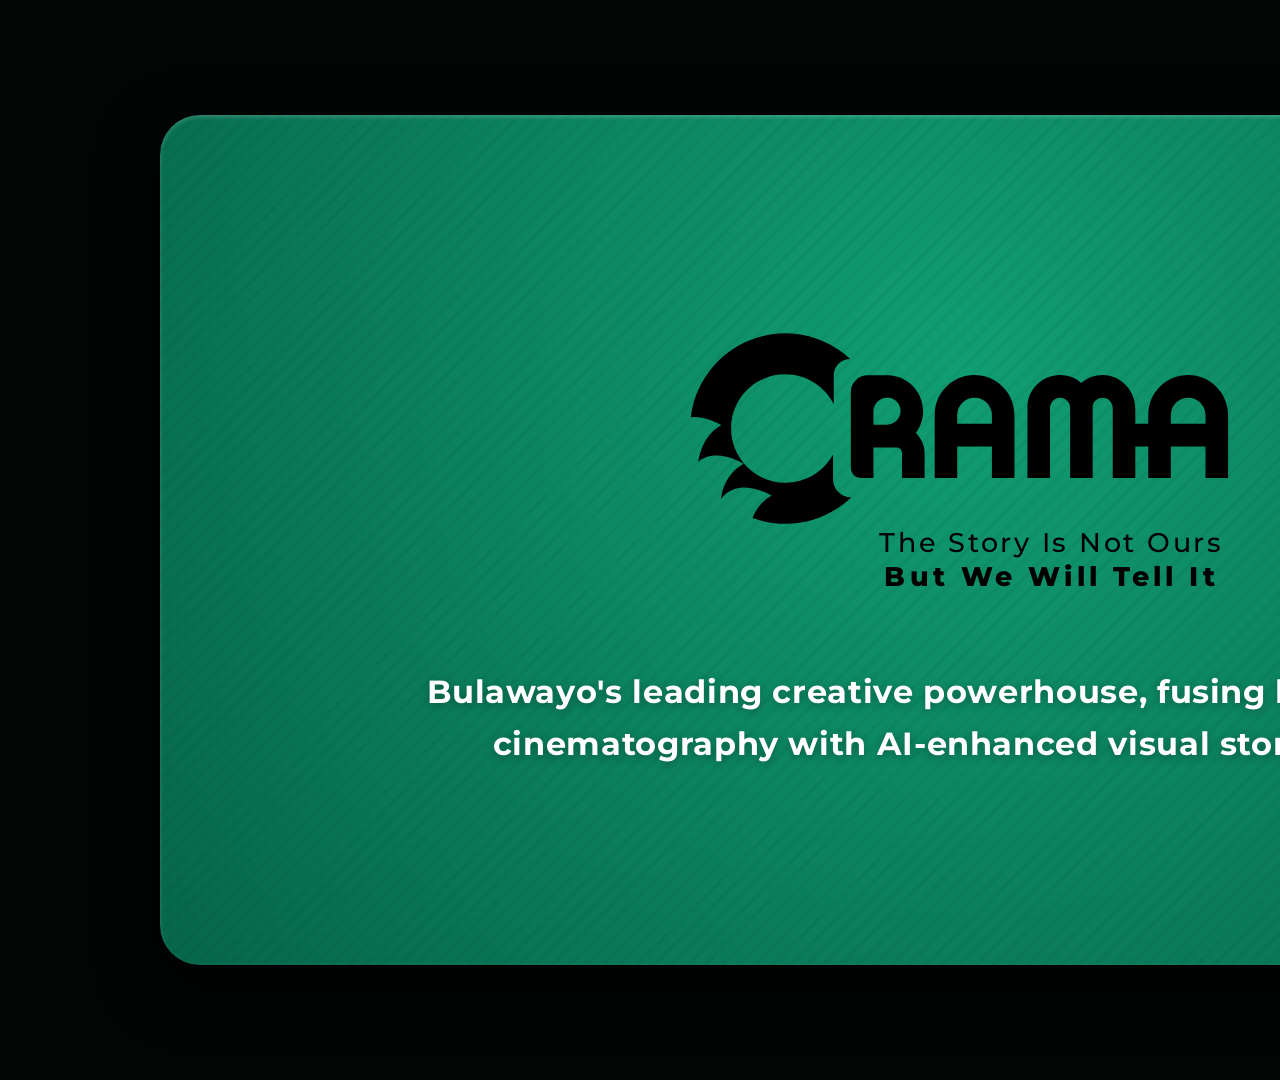
<file: card.html>
<!DOCTYPE html>
<html lang="en">
<head>
  <meta charset="UTF-8">
  <style>
    @import url('https://fonts.googleapis.com/css2?family=Montserrat:wght@400;500;700;800;900&display=swap');
    
    * { box-sizing: border-box; margin: 0; padding: 0; }
    body {
      width: 1920px;
      height: 1080px;
      background-color: #020504;
      display: flex;
      align-items: center;
      justify-content: center;
      font-family: 'Montserrat', sans-serif;
      overflow: hidden;
    }

    .banner-card {
      width: 1600px;
      height: 850px;
      border-radius: 40px;
      background: #0d835f;
      background-image: 
        repeating-linear-gradient(
          -45deg,
          rgba(0, 0, 0, 0.04) 0px,
          rgba(0, 0, 0, 0.04) 4px,
          transparent 4px,
          transparent 12px
        ),
        radial-gradient(circle at 50% 30%, #119e73 0%, #06664a 100%);
      box-shadow: inset 0 2px 4px rgba(255,255,255,0.2), 0 20px 60px rgba(0,0,0,0.6);
      display: flex;
      flex-direction: column;
      align-items: center;
      justify-content: center;
      padding: 80px 100px;
      text-align: center;
      color: #000000;
      position: relative;
    }

    .logo-svg {
      width: 580px;
      height: auto;
      margin-bottom: 50px;
      color: #000000;
    }

    .subtitle-text {
      max-width: 1100px;
      font-size: 32px;
      font-weight: 700;
      line-height: 1.6;
      color: #ffffff;
      text-transform: none;
      letter-spacing: 0.02em;
      text-shadow: 0 2px 10px rgba(0,0,0,0.3);
    }
  </style>
</head>
<body>

  <div class="banner-card">
    <svg class="logo-svg" xmlns="http://www.w3.org/2000/svg" viewBox="370 440 190 100">
      <g fill="currentColor" fill-rule="evenodd">
        <!-- Logo Mark -->
        <path d="M 429.35 501.06 C 423.73 506.42, 416.12 509.71, 407.75 509.71 C 403.98 509.71, 400.36 509.04, 397.01 507.82 C 398.93 503.11, 401.82 501.25, 403.30 500.50 C 401.37 499.41, 393.11 495.02, 387.66 500.51 C 387.33 500.84, 387.02 501.19, 386.74 501.57 C 386.89 500.02, 387.47 496.40, 390.27 493.16 C 391.59 491.62, 393.02 490.64, 394.11 490.02 C 392.28 488.98, 384.65 484.93, 379.22 489.35 C 380.76 481.15, 384.95 478.37, 386.84 477.41 C 385.51 476.66, 381.17 474.34, 376.81 474.77 C 378.68 459.32, 391.81 447.30, 407.75 447.30 C 411.71 447.30, 415.74 448.33, 415.74 448.33 C 422.35 450.09, 426.82 453.65, 429.05 455.71 C 426.06 455.71, 423.64 458.14, 423.64 461.13 C 423.65 464.27, 423.66 467.40, 423.66 470.54 C 420.72 464.73, 414.69 460.73, 407.75 460.73 C 398.03 460.73, 390.30 468.44, 390.02 478.02 C 389.74 487.85, 397.66 496.15, 407.51 496.28 C 414.36 496.37, 420.36 492.65, 423.41 487.05 L 423.41 495.12 C 423.41 496.76, 424.08 498.24, 425.15 499.32 C 426.23 500.39, 427.71 501.06, 429.35 501.06" />
        <path d="M 441.08 477.29 L 436.63 477.29 L 436.63 472.84 C 436.63 471.57, 437.16 470.42, 438.02 469.61 C 438.99 468.69, 440.39 468.20, 441.89 468.46 C 443.64 468.76, 445.09 470.15, 445.44 471.90 C 446.02 474.78, 443.85 477.29, 441.08 477.29 M 450.55 479.94 C 452.02 477.91, 452.92 475.49, 452.92 472.84 C 452.92 466.38, 447.84 461.19, 441.42 461.01 L 441.42 461.01 L 441.28 461.01 C 441.21 461.01, 441.15 461.00, 441.08 461.00 C 441.04 461.00, 440.99 461.01, 440.94 461.01 L 434.74 461.01 C 431.71 461.01, 429.24 463.46, 429.24 466.50 L 429.24 491.37 C 429.24 493.22, 430.74 494.72, 432.59 494.72 L 436.63 494.72 L 436.63 484.68 L 444.30 484.68 C 445.20 484.68, 446.01 485.48, 446.01 486.48 L 446.01 494.72 L 453.40 494.72 L 453.40 486.48 C 453.40 483.87, 452.26 481.60, 450.55 479.94" />
        <path d="M 475.46 476.96 L 464.09 476.96 L 464.09 474.03 C 464.09 470.95, 466.65 468.39, 469.77 468.39 C 472.90 468.39, 475.46 470.95, 475.46 474.03 L 475.46 476.96 M 469.77 461.00 C 462.53 461.00, 456.71 466.83, 456.71 474.03 L 456.71 494.72 L 464.09 494.72 L 464.09 484.35 L 475.46 484.35 L 475.46 494.72 L 482.84 494.72 L 482.84 474.03 C 482.84 466.83, 476.92 461.00, 469.77 461.00" />
        <path d="M 545.43 476.96 L 534.07 476.96 L 534.07 474.03 C 534.07 470.95, 536.63 468.39, 539.75 468.39 C 542.88 468.39, 545.43 470.95, 545.43 474.03 L 545.43 476.96 M 539.75 461.00 C 532.51 461.00, 526.68 466.83, 526.68 474.03 L 526.68 476.96 L 522.43 476.96 L 522.43 471.91 C 522.43 466.12, 517.69 461.07, 511.90 461.00 C 509.15 460.97, 506.69 461.92, 504.76 463.61 C 502.87 461.95, 500.46 461.00, 497.80 461.00 C 491.93 461.00, 487.10 465.69, 487.10 471.52 L 487.10 494.72 L 494.49 494.72 L 494.49 471.87 C 494.49 470.05, 495.88 468.45, 497.69 468.39 C 499.59 468.33, 501.07 469.82, 501.07 471.71 L 501.07 494.72 L 508.46 494.72 L 508.46 471.52 C 508.46 469.68, 510.01 468.40, 511.75 468.39 C 513.59 468.38, 515.04 469.99, 515.04 471.83 L 515.04 494.72 L 522.43 494.72 L 522.43 484.35 L 526.68 484.35 L 526.68 494.72 L 534.07 494.72 L 534.07 484.35 L 545.43 484.35 L 545.43 494.72 L 552.82 494.72 L 552.82 474.03 C 552.82 466.83, 546.90 461.00, 539.75 461.00" />
        <path d="M 436.63 506.08 L 552.82 506.08" />
        <text x="495" y="519" font-family="'Montserrat', sans-serif" font-weight="500" font-size="9" text-anchor="middle" letter-spacing="0.1em">The Story Is Not Ours</text>
        <text x="495" y="530" font-family="'Montserrat', sans-serif" font-weight="800" font-size="9" text-anchor="middle" letter-spacing="0.15em">But We Will Tell It</text>
      </g>
    </svg>

    <div class="subtitle-text">
      Bulawayo's leading creative powerhouse, fusing luxury aerial cinematography with AI-enhanced visual storytelling.
    </div>
  </div>

</body>
</html>
</file>
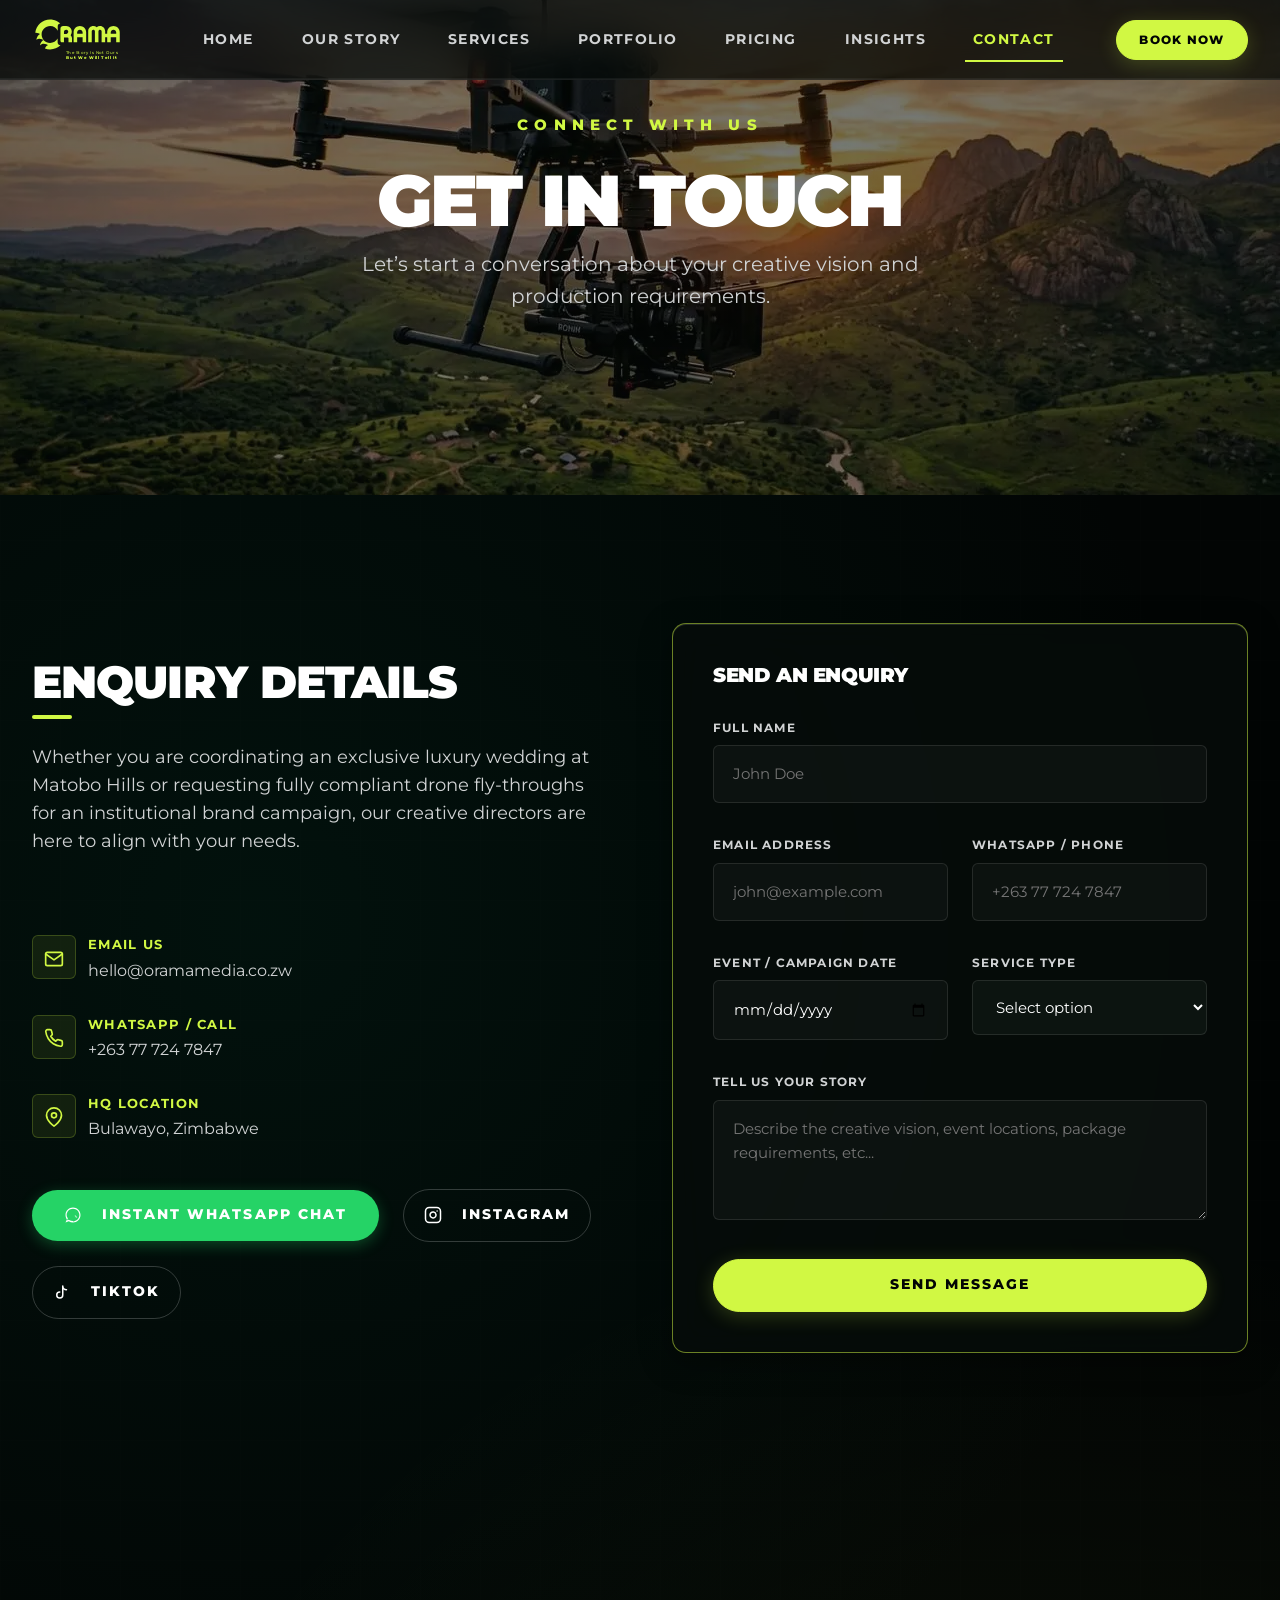
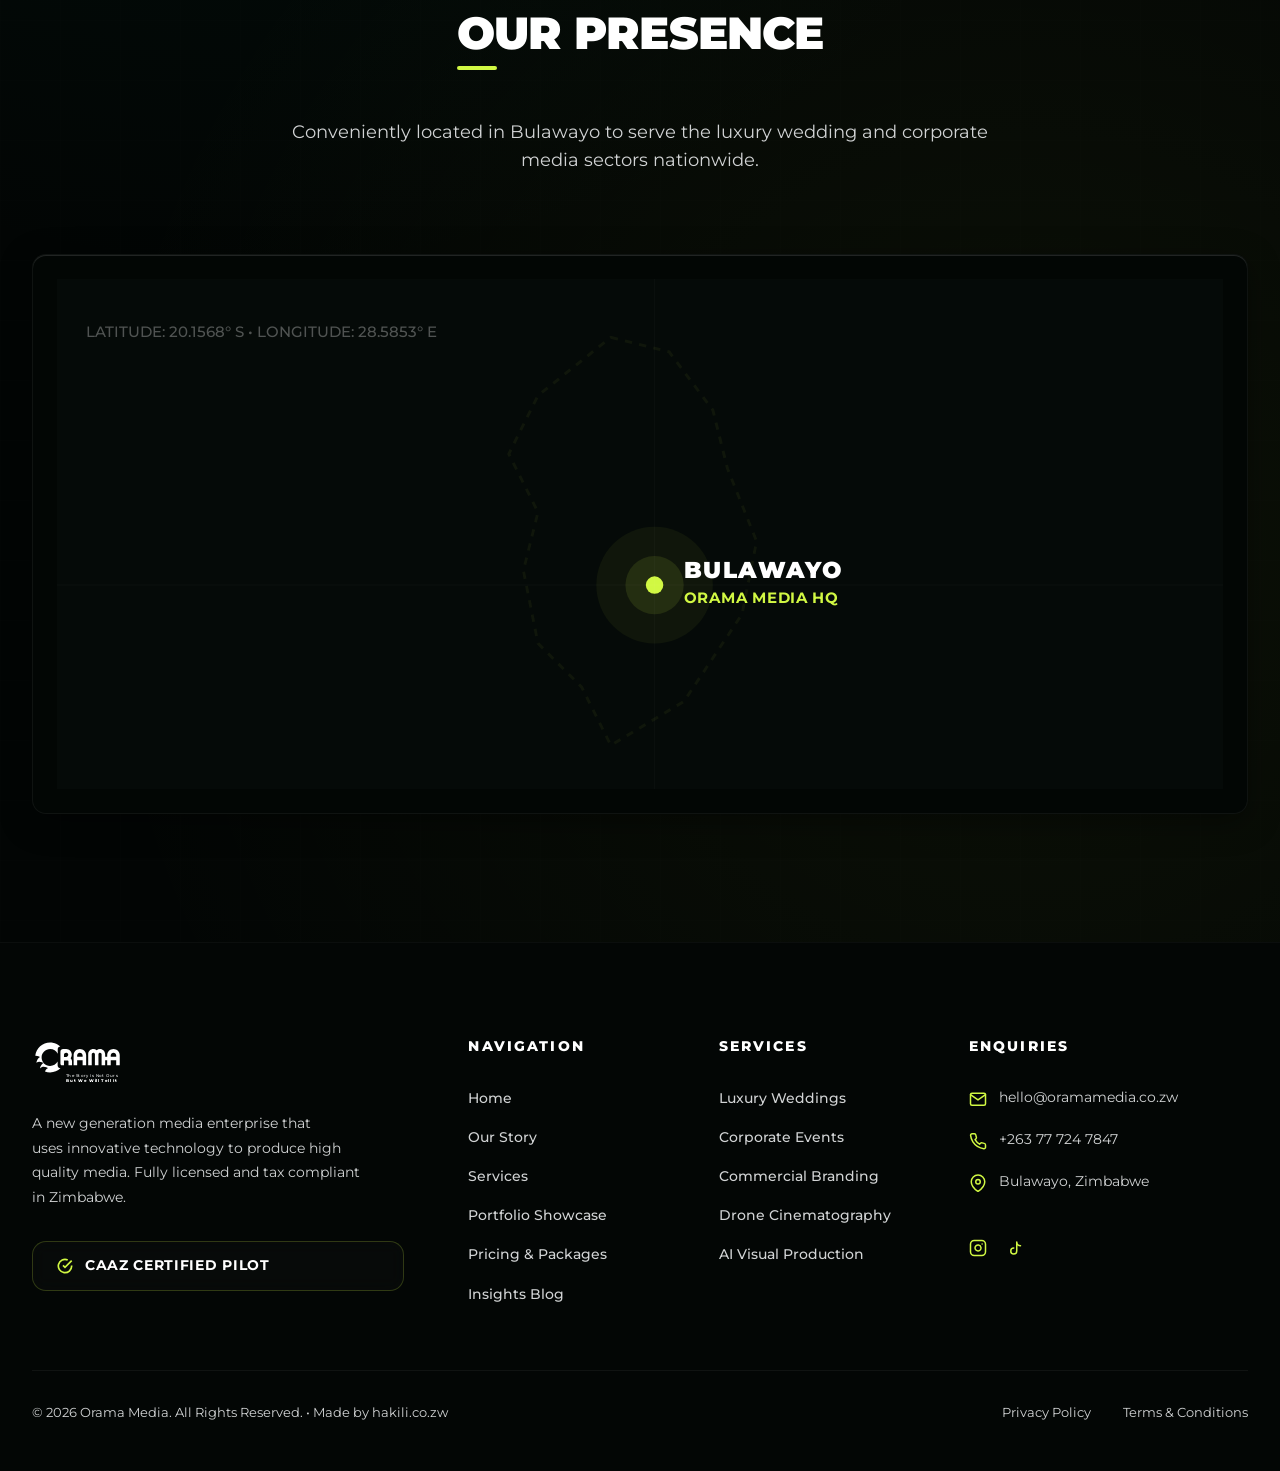
<file: contact.html>
<!DOCTYPE html>
<html lang="en">
<head>
  <meta charset="UTF-8">
  <meta name="viewport" content="width=device-width, initial-scale=1.0, viewport-fit=cover">
  <title>Contact Us | Orama Media | Lead Generation &amp; Booking</title>
  <meta name="description" content="Get in touch with Orama Media in Bulawayo to book a consultation, discuss wedding packages, or request corporate flight clearance details.">
  <!-- Preconnect and Fonts -->
  <link rel="preconnect" href="https://fonts.googleapis.com">
  <link rel="preload" href="images/drone.webp" as="image" fetchpriority="high">
  <link rel="preconnect" href="https://fonts.gstatic.com" crossorigin>
  <link rel="preconnect" href="https://www.gstatic.com" crossorigin>
  <link rel="preload" href="https://fonts.googleapis.com/css2?family=Montserrat:ital,wght@0,300;0,400;0,500;0,600;0,700;0,800;0,900;1,400&display=swap" as="style" onload="this.onload=null;this.rel='stylesheet'">
  <noscript><link rel="stylesheet" href="https://fonts.googleapis.com/css2?family=Montserrat:ital,wght@0,300;0,400;0,500;0,600;0,700;0,800;0,900;1,400&display=swap"></noscript>

  <!-- Stylesheets -->
  <link rel="stylesheet" href="css/style.min.css?v=6">
  <link rel="canonical" href="https://oramamedia.co.zw/contact.html">
  <link rel="icon" href="/favicon.ico" sizes="any">
  <link rel="icon" type="image/svg+xml" href="/favicon.svg">
  <link rel="apple-touch-icon" href="/apple-touch-icon.png">
</head>
<body>

  <!-- HEADER -->
  <header class="header" id="main-header">
    <div class="header__container">
      <a href="index.html" class="logo" id="header-logo-link">
        <svg style="height: 100%; width: auto; display: block;" xmlns="http://www.w3.org/2000/svg" viewBox="370 440 190 100" width="100%" height="100%">
  <!-- Orama Media Official Vector Logo directly extracted from Brand Booklet PDF -->
  <g fill="currentColor" fill-rule="evenodd">
    <!-- Logo Mark -->
    <path d="M 429.35 501.06 C 423.73 506.42, 416.12 509.71, 407.75 509.71 C 403.98 509.71, 400.36 509.04, 397.01 507.82 C 398.93 503.11, 401.82 501.25, 403.30 500.50 C 401.37 499.41, 393.11 495.02, 387.66 500.51 C 387.33 500.84, 387.02 501.19, 386.74 501.57 C 386.89 500.02, 387.47 496.40, 390.27 493.16 C 391.59 491.62, 393.02 490.64, 394.11 490.02 C 392.28 488.98, 384.65 484.93, 379.22 489.35 C 380.76 481.15, 384.95 478.37, 386.84 477.41 C 385.51 476.66, 381.17 474.34, 376.81 474.77 C 378.68 459.32, 391.81 447.30, 407.75 447.30 C 411.71 447.30, 415.74 448.33, 415.74 448.33 C 422.35 450.09, 426.82 453.65, 429.05 455.71 C 426.06 455.71, 423.64 458.14, 423.64 461.13 C 423.65 464.27, 423.66 467.40, 423.66 470.54 C 420.72 464.73, 414.69 460.73, 407.75 460.73 C 398.03 460.73, 390.30 468.44, 390.02 478.02 C 389.74 487.85, 397.66 496.15, 407.51 496.28 C 414.36 496.37, 420.36 492.65, 423.41 487.05 L 423.41 495.12 C 423.41 496.76, 424.08 498.24, 425.15 499.32 C 426.23 500.39, 427.71 501.06, 429.35 501.06" />
    
    <!-- Letter R -->
    <path d="M 441.08 477.29 L 436.63 477.29 L 436.63 472.84 C 436.63 471.57, 437.16 470.42, 438.02 469.61 C 438.99 468.69, 440.39 468.20, 441.89 468.46 C 443.64 468.76, 445.09 470.15, 445.44 471.90 C 446.02 474.78, 443.85 477.29, 441.08 477.29 M 450.55 479.94 C 452.02 477.91, 452.92 475.49, 452.92 472.84 C 452.92 466.38, 447.84 461.19, 441.42 461.01 L 441.42 461.01 L 441.28 461.01 C 441.21 461.01, 441.15 461.00, 441.08 461.00 C 441.04 461.00, 440.99 461.01, 440.94 461.01 L 434.74 461.01 C 431.71 461.01, 429.24 463.46, 429.24 466.50 L 429.24 491.37 C 429.24 493.22, 430.74 494.72, 432.59 494.72 L 436.63 494.72 L 436.63 484.68 L 444.30 484.68 C 445.20 484.68, 446.01 485.48, 446.01 486.48 L 446.01 494.72 L 453.40 494.72 L 453.40 486.48 C 453.40 483.87, 452.26 481.60, 450.55 479.94" />
    
    <!-- Letter A -->
    <path d="M 475.46 476.96 L 464.09 476.96 L 464.09 474.03 C 464.09 470.95, 466.65 468.39, 469.77 468.39 C 472.90 468.39, 475.46 470.95, 475.46 474.03 L 475.46 476.96 M 469.77 461.00 C 462.53 461.00, 456.71 466.83, 456.71 474.03 L 456.71 494.72 L 464.09 494.72 L 464.09 484.35 L 475.46 484.35 L 475.46 494.72 L 482.84 494.72 L 482.84 474.03 C 482.84 466.83, 476.92 461.00, 469.77 461.00" />
    
    <!-- Letters M and second A -->
    <path d="M 545.43 476.96 L 534.07 476.96 L 534.07 474.03 C 534.07 470.95, 536.63 468.39, 539.75 468.39 C 542.88 468.39, 545.43 470.95, 545.43 474.03 L 545.43 476.96 M 539.75 461.00 C 532.51 461.00, 526.68 466.83, 526.68 474.03 L 526.68 476.96 L 522.43 476.96 L 522.43 471.91 C 522.43 466.12, 517.69 461.07, 511.90 461.00 C 509.15 460.97, 506.69 461.92, 504.76 463.61 C 502.87 461.95, 500.46 461.00, 497.80 461.00 C 491.93 461.00, 487.10 465.69, 487.10 471.52 L 487.10 494.72 L 494.49 494.72 L 494.49 471.87 C 494.49 470.05, 495.88 468.45, 497.69 468.39 C 499.59 468.33, 501.07 469.82, 501.07 471.71 L 501.07 494.72 L 508.46 494.72 L 508.46 471.52 C 508.46 469.68, 510.01 468.40, 511.75 468.39 C 513.59 468.38, 515.04 469.99, 515.04 471.83 L 515.04 494.72 L 522.43 494.72 L 522.43 484.35 L 526.68 484.35 L 526.68 494.72 L 534.07 494.72 L 534.07 484.35 L 545.43 484.35 L 545.43 494.72 L 552.82 494.72 L 552.82 474.03 C 552.82 466.83, 546.90 461.00, 539.75 461.00" />
    
    <!-- Underline -->
    <path d="M 436.63 506.08 L 552.82 506.08" />
    
    <!-- Tagline (Typographically aligned using official guidelines coordinates) -->
    <text x="495" y="519" font-family="'Montserrat', sans-serif" font-weight="500" font-size="9" text-anchor="middle" letter-spacing="0.1em">The Story Is Not Ours</text>
    <text x="495" y="530" font-family="'Montserrat', sans-serif" font-weight="800" font-size="9" text-anchor="middle" letter-spacing="0.15em">But We Will Tell It</text>
  </g>
</svg>

      </a>
      <nav class="nav" id="header-navigation">
        <a href="index.html" class="nav__link" id="nav-home">Home</a>
        <a href="about.html" class="nav__link" id="nav-about">Our Story</a>
        <a href="services.html" class="nav__link" id="nav-services">Services</a>
        <a href="portfolio.html" class="nav__link" id="nav-portfolio">Portfolio</a>
        <a href="pricing.html" class="nav__link" id="nav-pricing">Pricing</a>
        <a href="blog.html" class="nav__link" id="nav-blog">Insights</a>
        <a href="contact.html" class="nav__link nav__link--active" id="nav-contact">Contact</a>
        <a href="#" class="btn btn--accent nav__cta" id="nav-cta-btn" data-dialog-target="booking-dialog">Book Now</a>
      </nav>
      <button class="menu-btn" id="mobile-menu-toggle" aria-label="Toggle Menu" aria-expanded="false" aria-controls="header-navigation">
        <span class="menu-btn__line"></span>
        <span class="menu-btn__line"></span>
        <span class="menu-btn__line"></span>
      </button>
    </div>
  </header>

  <!-- BANNER HERO -->
  <section class="hero" style="min-height: 55vh; padding: 160px 2rem 80px 2rem;" id="contact-hero">
    <div class="hero__bg">
      <div class="hero__video-container">
        <!-- Contact Us Background Video -->
        <video data-lazy-video="after-load" preload="none" class="hero__video" autoplay loop muted playsinline poster="images/drone.webp">
          <source data-src="images/contact-bg.mp4" type="video/mp4">
        </video>
      </div>
      <div class="hero__overlay" style="background: linear-gradient(to bottom, rgba(5, 10, 8, 0.5) 0%, rgba(5, 10, 8, 0.96) 100%);"></div>
    </div>
    <div class="hero__container">
      <span class="hero__tagline">Connect With Us</span>
      <h1 class="hero__title" style="margin-bottom: 0.5rem;">Get In Touch</h1>
      <p class="hero__description" style="max-width: 700px;">
        Let’s start a conversation about your creative vision and production requirements.
      </p>
    </div>
  </section>

  <!-- CONTACT GRID & FORM -->
  <section class="section scroll-reveal" id="contact-grid-section">
    <div class="grid-2">
      <!-- Contact Info Column -->
      <div class="d-flex flex-column" style="gap: 3rem;">
        <div>
          <h2>Enquiry Details</h2>
          <p style="margin-bottom: 2rem;">
            Whether you are coordinating an exclusive luxury wedding at Matobo Hills or requesting fully compliant drone fly-throughs for an institutional brand campaign, our creative directors are here to align with your needs.
          </p>
        </div>
        
        <div class="footer__contact" style="font-size: 1rem; gap: 2rem;">
          <div class="footer__contact-item">
            <div style="width: 44px; height: 44px; background-color: rgba(209,248,67,0.08); border-radius: var(--border-radius-sm); display: flex; align-items: center; justify-content: center; border: 1px solid rgba(209,248,67,0.2); color: var(--color-accent); flex-shrink:0;">
              <svg xmlns="http://www.w3.org/2000/svg" width="20" height="20" viewBox="0 0 24 24" fill="none" stroke="currentColor" stroke-width="2" stroke-linecap="round" stroke-linejoin="round"><path d="M4 4h16c1.1 0 2 .9 2 2v12c0 1.1-.9 2-2 2H4c-1.1 0-2-.9-2-2V6c0-1.1.9-2 2-2z"/><polyline points="22,6 12,13 2,6"/></svg>
            </div>
            <div>
              <span class="text-bold" style="display:block; text-transform:uppercase; font-size:0.8rem; letter-spacing:0.1em; color:var(--color-accent); margin-bottom:0.25rem;">Email Us</span>
              <span>hello@oramamedia.co.zw</span>
            </div>
          </div>
          
          <div class="footer__contact-item">
            <div style="width: 44px; height: 44px; background-color: rgba(209,248,67,0.08); border-radius: var(--border-radius-sm); display: flex; align-items: center; justify-content: center; border: 1px solid rgba(209,248,67,0.2); color: var(--color-accent); flex-shrink:0;">
              <svg xmlns="http://www.w3.org/2000/svg" width="20" height="20" viewBox="0 0 24 24" fill="none" stroke="currentColor" stroke-width="2" stroke-linecap="round" stroke-linejoin="round"><path d="M22 16.92v3a2 2 0 0 1-2.18 2 19.79 19.79 0 0 1-8.63-3.07 19.5 19.5 0 0 1-6-6 19.79 19.79 0 0 1-3.07-8.67A2 2 0 0 1 4.11 2h3a2 2 0 0 1 2 1.72 12.84 12.84 0 0 0 .7 2.81 2 2 0 0 1-.45 2.11L8.09 9.91a16 16 0 0 0 6 6l1.27-1.27a2 2 0 0 1 2.11-.45 12.84 12.84 0 0 0 2.81.7A2 2 0 0 1 22 16.92z"/></svg>
            </div>
            <div>
              <span class="text-bold" style="display:block; text-transform:uppercase; font-size:0.8rem; letter-spacing:0.1em; color:var(--color-accent); margin-bottom:0.25rem;">WhatsApp / Call</span>
              <a href="https://wa.me/263777247847" target="_blank" rel="noopener noreferrer" style="color:inherit;">+263 77 724 7847</a>
            </div>
          </div>

          <div class="footer__contact-item">
            <div style="width: 44px; height: 44px; background-color: rgba(209,248,67,0.08); border-radius: var(--border-radius-sm); display: flex; align-items: center; justify-content: center; border: 1px solid rgba(209,248,67,0.2); color: var(--color-accent); flex-shrink:0;">
              <svg xmlns="http://www.w3.org/2000/svg" width="20" height="20" viewBox="0 0 24 24" fill="none" stroke="currentColor" stroke-width="2" stroke-linecap="round" stroke-linejoin="round"><path d="M21 10c0 7-9 13-9 13s-9-6-9-13a9 9 0 0 1 18 0z"/><circle cx="12" cy="10" r="3"/></svg>
            </div>
            <div>
              <span class="text-bold" style="display:block; text-transform:uppercase; font-size:0.8rem; letter-spacing:0.1em; color:var(--color-accent); margin-bottom:0.25rem;">HQ Location</span>
              <span>Bulawayo, Zimbabwe</span>
            </div>
          </div>
        </div>

        <div style="display:flex; gap: 1.5rem; flex-wrap:wrap; align-items: center;">
          <a href="https://wa.me/263777247847" class="btn btn--whatsapp" target="_blank" rel="noopener noreferrer" id="contact-whatsapp-btn">
            <svg xmlns="http://www.w3.org/2000/svg" width="18" height="18" viewBox="0 0 24 24" fill="currentColor" style="margin-right:0.5rem;"><path d="M17.472 14.382c-.022-.015-.078-.028-.153-.049-.074-.022-.439-.216-.508-.24-.069-.025-.12-.037-.17.038-.05.075-.195.244-.24.294-.045.05-.09.055-.164.018-.074-.037-.313-.115-.596-.367-.219-.195-.367-.436-.41-.511-.043-.075-.005-.116.033-.153.033-.033.074-.085.11-.128.037-.043.05-.073.075-.121.025-.049.013-.09-.006-.127-.019-.037-.17-.41-.233-.562-.061-.148-.124-.128-.17-.13-.045-.003-.097-.003-.149-.003-.052 0-.136.019-.208.097-.072.078-.276.27-.276.658 0 .387.282.761.321.813.039.053.555.85 1.347 1.192.188.08.336.128.45.164.189.06.36.052.495.032.15-.022.439-.18.501-.353.063-.173.063-.32.044-.353-.018-.033-.07-.052-.144-.088zM12 2C6.48 2 2 6.48 2 12c0 2.17.69 4.19 1.86 5.86L2 22l4.31-1.8A9.92 9.92 0 0 0 12 22c5.52 0 10-4.48 10-10S17.52 2 12 2zm0 18c-1.84 0-3.55-.54-5-1.46l-.36-.21-2.58.7 1.08-2.53-.24-.39C3.99 15.01 3.5 13.56 3.5 12c0-4.69 3.81-8.5 8.5-8.5s8.5 3.81 8.5 8.5-3.81 8.5-8.5 8.5z"/></svg>
            Instant WhatsApp Chat
          </a>
          <a href="https://instagram.com/oramamedia_zw" class="btn btn--outline" target="_blank" rel="noopener noreferrer" id="contact-instagram-btn" style="padding: 0.9rem 1.25rem;">
            <svg xmlns="http://www.w3.org/2000/svg" width="18" height="18" viewBox="0 0 24 24" fill="none" stroke="currentColor" stroke-width="2" stroke-linecap="round" stroke-linejoin="round" style="margin-right:0.5rem;"><rect x="2" y="2" width="20" height="20" rx="5" ry="5"/><path d="M16 11.37A4 4 0 1 1 12.63 8 4 4 0 0 1 16 11.37z"/><line x1="17.5" y1="6.5" x2="17.51" y2="6.5"/></svg>
            Instagram
          </a>
          <a href="https://tiktok.com/@oramamedia_zw" class="btn btn--outline" target="_blank" rel="noopener noreferrer" id="contact-tiktok-btn" style="padding: 0.9rem 1.25rem;">
            <svg xmlns="http://www.w3.org/2000/svg" width="18" height="18" viewBox="0 0 24 24" fill="none" stroke="currentColor" stroke-width="2" stroke-linecap="round" stroke-linejoin="round" style="margin-right:0.5rem;"><path d="M9 12a4 4 0 1 0 4 4V4a5 5 0 0 0 5 5"/></svg>
            TikTok
          </a>
        </div>
      </div>

      <!-- Lead Gen Form Column -->
      <div class="card" id="contact-form-card" style="border-color: var(--color-card-border-hover);">
        <h3 style="font-size: 1.25rem; margin-bottom: 2rem;">Send An Enquiry</h3>
        <form action="contact.php" method="post" id="main-contact-form" >
          <div class="form-group">
            <label for="contact-name" class="form-label">Full Name</label>
            <input type="text" id="contact-name" name="name" class="form-control" placeholder="John Doe" required>
          </div>
          <div class="form-row">
            <div class="form-group">
              <label for="contact-email" class="form-label">Email Address</label>
              <input type="email" id="contact-email" name="email" class="form-control" placeholder="john@example.com" required>
            </div>
            <div class="form-group">
              <label for="contact-phone" class="form-label">WhatsApp / Phone</label>
              <input type="tel" id="contact-phone" name="phone" class="form-control" placeholder="+263 77 724 7847" required>
            </div>
          </div>
          <div class="form-row">
            <div class="form-group">
              <label for="contact-date" class="form-label">Event / Campaign Date</label>
              <input type="date" id="contact-date" name="date" class="form-control" required>
            </div>
            <div class="form-group">
              <label for="contact-service" class="form-label">Service Type</label>
              <select id="contact-service" name="service" class="form-control" style="background-color: #0c1410;" required>
                <option value="" disabled selected>Select option</option>
                <option value="wedding">Luxury Wedding</option>
                <option value="corporate">Corporate Event</option>
                <option value="commercial">Commercial Campaign</option>
                <option value="drone">Drone Cinematography</option>
                <option value="custom">Other AI Video work</option>
              </select>
            </div>
          </div>
          <div class="form-group">
            <label for="contact-desc" class="form-label">Tell Us Your Story</label>
            <textarea id="contact-desc" name="message" class="form-control" placeholder="Describe the creative vision, event locations, package requirements, etc..." required></textarea>
          </div>
                    <div class="form-group" style="margin: 1.5rem 0;">
            
          </div>
          <button type="submit" class="btn btn--accent w-100" id="contact-form-submit">Send Message</button>
        </form>
      </div>
    </div>
  </section>

  <!-- STYLIZED MAP SECTION -->
  <section class="section scroll-reveal" id="office-map-location">
    <div class="section-header">
      <h2>Our Presence</h2>
      <p>Conveniently located in Bulawayo to serve the luxury wedding and corporate media sectors nationwide.</p>
    </div>
    <!-- Stylized vector SVG map to avoid iframe weight -->
    <div class="card" style="padding: 1.5rem; border-radius: var(--border-radius-md); overflow: hidden; background-color:#020604;">
      <svg xmlns="http://www.w3.org/2000/svg" viewBox="0 0 800 350" width="100%" height="auto" style="display:block;">
        <!-- Background Grid -->
        <rect width="100%" height="100%" fill="#050a08"/>
        <!-- Stylized African Map Vector Outlines -->
        <path d="M 380 40 L 420 50 L 450 90 L 460 130 L 480 180 L 470 230 L 430 290 L 380 320 L 360 280 L 330 250 L 320 200 L 330 160 L 310 120 L 330 80 Z" fill="none" stroke="rgba(209, 248, 67, 0.05)" stroke-width="2" stroke-dasharray="5 5"/>
        
        <!-- Bulawayo Pin and Glow circles -->
        <circle cx="410" cy="210" r="40" fill="rgba(209, 248, 67, 0.05)"/>
        <circle cx="410" cy="210" r="20" fill="rgba(209, 248, 67, 0.1)"/>
        <circle cx="410" cy="210" r="6" fill="#d1f843"/>
        
        <!-- Grid overlay elements representing coordinates -->
        <line x1="410" y1="0" x2="410" y2="350" stroke="rgba(255,255,255,0.02)" stroke-width="1"/>
        <line x1="0" y1="210" x2="800" y2="210" stroke="rgba(255,255,255,0.02)" stroke-width="1"/>
        
        <!-- Labels -->
        <text x="430" y="205" font-family="'Montserrat', sans-serif" font-weight="900" font-size="16" fill="#ffffff" letter-spacing="1">BULAWAYO</text>
        <text x="430" y="222" font-family="'Montserrat', sans-serif" font-weight="700" font-size="10" fill="#d1f843" letter-spacing="0.5">ORAMA MEDIA HQ</text>
        
        <text x="20" y="40" font-family="'Montserrat', sans-serif" font-weight="500" font-size="10" fill="rgba(255,255,255,0.3)">LATITUDE: 20.1568&deg; S &bull; LONGITUDE: 28.5853&deg; E</text>
      </svg>
    </div>
  </section>

  <!-- DIALOG & FOOTER -->
  <dialog id="booking-dialog">
    <div class="dialog-header">
      <h3 style="font-size: 1.25rem;">Book A Consultation</h3>
      <button class="dialog-close">&times;</button>
    </div>
    <form action="contact.php" method="post" id="booking-form" >
      <div class="form-group">
        <label for="booking-name" class="form-label">Full Name</label>
        <input type="text" id="booking-name" name="name" class="form-control" placeholder="John Doe" required>
      </div>
      <div class="form-row">
        <div class="form-group">
          <label for="booking-email" class="form-label">Email Address</label>
          <input type="email" id="booking-email" name="email" class="form-control" placeholder="john@example.com" required>
        </div>
        <div class="form-group">
          <label for="booking-phone" class="form-label">Phone / WhatsApp</label>
          <input type="tel" id="booking-phone" name="phone" class="form-control" placeholder="+263 77 724 7847" required>
        </div>
      </div>
      <div class="form-group">
        <label for="booking-service" class="form-label">Service Required</label>
        <select id="booking-service" name="service" class="form-control" style="background-color: #070d0a;" required>
          <option value="" disabled selected>Select a Service</option>
          <option value="weddings">Luxury Wedding Videography</option>
          <option value="corporate">High-End Corporate Events</option>
          <option value="commercial">Commercial Brand Content</option>
          <option value="drone">Drone Cinematography / Aerials</option>
          <option value="custom">Other AI / Creative Production</option>
        </select>
      </div>
      <div class="form-group">
        <label for="booking-message" class="form-label">Project Details / Message</label>
        <textarea id="booking-message" name="message" class="form-control" placeholder="Tell us about the event date, venue, and your creative vision..."></textarea>
      </div>
                <div class="form-group" style="margin: 1.5rem 0;">
            
          </div>
          <button type="submit" class="btn btn--accent w-100">Send Enquiry</button>
    </form>
  </dialog>

  <footer class="footer">
    <div class="footer__container">
      <div class="footer__brand">
        <a href="index.html" class="footer__logo" aria-label="Orama Media Homepage">
          <svg style="height: 100%; width: auto; display: block; color: var(--color-white);" xmlns="http://www.w3.org/2000/svg" viewBox="370 440 190 100" width="100%" height="100%">
  <!-- Orama Media Official Vector Logo directly extracted from Brand Booklet PDF -->
  <g fill="currentColor" fill-rule="evenodd">
    <!-- Logo Mark -->
    <path d="M 429.35 501.06 C 423.73 506.42, 416.12 509.71, 407.75 509.71 C 403.98 509.71, 400.36 509.04, 397.01 507.82 C 398.93 503.11, 401.82 501.25, 403.30 500.50 C 401.37 499.41, 393.11 495.02, 387.66 500.51 C 387.33 500.84, 387.02 501.19, 386.74 501.57 C 386.89 500.02, 387.47 496.40, 390.27 493.16 C 391.59 491.62, 393.02 490.64, 394.11 490.02 C 392.28 488.98, 384.65 484.93, 379.22 489.35 C 380.76 481.15, 384.95 478.37, 386.84 477.41 C 385.51 476.66, 381.17 474.34, 376.81 474.77 C 378.68 459.32, 391.81 447.30, 407.75 447.30 C 411.71 447.30, 415.74 448.33, 415.74 448.33 C 422.35 450.09, 426.82 453.65, 429.05 455.71 C 426.06 455.71, 423.64 458.14, 423.64 461.13 C 423.65 464.27, 423.66 467.40, 423.66 470.54 C 420.72 464.73, 414.69 460.73, 407.75 460.73 C 398.03 460.73, 390.30 468.44, 390.02 478.02 C 389.74 487.85, 397.66 496.15, 407.51 496.28 C 414.36 496.37, 420.36 492.65, 423.41 487.05 L 423.41 495.12 C 423.41 496.76, 424.08 498.24, 425.15 499.32 C 426.23 500.39, 427.71 501.06, 429.35 501.06" />
    
    <!-- Letter R -->
    <path d="M 441.08 477.29 L 436.63 477.29 L 436.63 472.84 C 436.63 471.57, 437.16 470.42, 438.02 469.61 C 438.99 468.69, 440.39 468.20, 441.89 468.46 C 443.64 468.76, 445.09 470.15, 445.44 471.90 C 446.02 474.78, 443.85 477.29, 441.08 477.29 M 450.55 479.94 C 452.02 477.91, 452.92 475.49, 452.92 472.84 C 452.92 466.38, 447.84 461.19, 441.42 461.01 L 441.42 461.01 L 441.28 461.01 C 441.21 461.01, 441.15 461.00, 441.08 461.00 C 441.04 461.00, 440.99 461.01, 440.94 461.01 L 434.74 461.01 C 431.71 461.01, 429.24 463.46, 429.24 466.50 L 429.24 491.37 C 429.24 493.22, 430.74 494.72, 432.59 494.72 L 436.63 494.72 L 436.63 484.68 L 444.30 484.68 C 445.20 484.68, 446.01 485.48, 446.01 486.48 L 446.01 494.72 L 453.40 494.72 L 453.40 486.48 C 453.40 483.87, 452.26 481.60, 450.55 479.94" />
    
    <!-- Letter A -->
    <path d="M 475.46 476.96 L 464.09 476.96 L 464.09 474.03 C 464.09 470.95, 466.65 468.39, 469.77 468.39 C 472.90 468.39, 475.46 470.95, 475.46 474.03 L 475.46 476.96 M 469.77 461.00 C 462.53 461.00, 456.71 466.83, 456.71 474.03 L 456.71 494.72 L 464.09 494.72 L 464.09 484.35 L 475.46 484.35 L 475.46 494.72 L 482.84 494.72 L 482.84 474.03 C 482.84 466.83, 476.92 461.00, 469.77 461.00" />
    
    <!-- Letters M and second A -->
    <path d="M 545.43 476.96 L 534.07 476.96 L 534.07 474.03 C 534.07 470.95, 536.63 468.39, 539.75 468.39 C 542.88 468.39, 545.43 470.95, 545.43 474.03 L 545.43 476.96 M 539.75 461.00 C 532.51 461.00, 526.68 466.83, 526.68 474.03 L 526.68 476.96 L 522.43 476.96 L 522.43 471.91 C 522.43 466.12, 517.69 461.07, 511.90 461.00 C 509.15 460.97, 506.69 461.92, 504.76 463.61 C 502.87 461.95, 500.46 461.00, 497.80 461.00 C 491.93 461.00, 487.10 465.69, 487.10 471.52 L 487.10 494.72 L 494.49 494.72 L 494.49 471.87 C 494.49 470.05, 495.88 468.45, 497.69 468.39 C 499.59 468.33, 501.07 469.82, 501.07 471.71 L 501.07 494.72 L 508.46 494.72 L 508.46 471.52 C 508.46 469.68, 510.01 468.40, 511.75 468.39 C 513.59 468.38, 515.04 469.99, 515.04 471.83 L 515.04 494.72 L 522.43 494.72 L 522.43 484.35 L 526.68 484.35 L 526.68 494.72 L 534.07 494.72 L 534.07 484.35 L 545.43 484.35 L 545.43 494.72 L 552.82 494.72 L 552.82 474.03 C 552.82 466.83, 546.90 461.00, 539.75 461.00" />
    
    <!-- Underline -->
    <path d="M 436.63 506.08 L 552.82 506.08" />
    
    <!-- Tagline (Typographically aligned using official guidelines coordinates) -->
    <text x="495" y="519" font-family="'Montserrat', sans-serif" font-weight="500" font-size="9" text-anchor="middle" letter-spacing="0.1em">The Story Is Not Ours</text>
    <text x="495" y="530" font-family="'Montserrat', sans-serif" font-weight="800" font-size="9" text-anchor="middle" letter-spacing="0.15em">But We Will Tell It</text>
  </g>
</svg>

        </a>
        <p class="footer__brand-text">
          A new generation media enterprise that uses innovative technology to produce high quality media. Fully licensed and tax compliant in Zimbabwe.
        </p>
        <div class="badge-banner" style="padding: 0.8rem 1.5rem; background-color: rgba(255,255,255,0.02); display: flex;">
          <div class="badge-item" style="font-size: 0.65rem;">
            <svg xmlns="http://www.w3.org/2000/svg" width="16" height="16" viewBox="0 0 24 24" fill="none" stroke="currentColor" stroke-width="2.5"><path d="M22 11.08V12a10 10 0 1 1-5.93-9.14"/><polyline points="22 4 12 14.01 9 11.01"/></svg>
            <span>CAAZ CERTIFIED PILOT</span>
          </div>
        </div>
      </div>
      <div class="footer__col">
        <h4>Navigation</h4>
        <div class="footer__links">
          <a href="index.html" id="footer-link-home">Home</a>
          <a href="about.html" id="footer-link-about">Our Story</a>
          <a href="services.html" id="footer-link-services">Services</a>
          <a href="portfolio.html" id="footer-link-portfolio">Portfolio Showcase</a>
          <a href="pricing.html" id="footer-link-pricing">Pricing &amp; Packages</a>
          <a href="blog.html" id="footer-link-blog">Insights Blog</a>
        </div>
      </div>
      <div class="footer__col">
        <h4>Services</h4>
        <div class="footer__links">
          <a href="services.html#weddings" id="footer-link-serv-weddings">Luxury Weddings</a>
          <a href="services.html#corporate" id="footer-link-serv-corporate">Corporate Events</a>
          <a href="services.html#commercial" id="footer-link-serv-commercial">Commercial Branding</a>
          <a href="services.html#drone" id="footer-link-serv-drone">Drone Cinematography</a>
          <a href="services.html#ai" id="footer-link-serv-ai">AI Visual Production</a>
        </div>
      </div>
      <div class="footer__col">
        <h4>Enquiries</h4>
        <div class="footer__contact">
          <div class="footer__contact-item">
            <svg xmlns="http://www.w3.org/2000/svg" width="18" height="18" viewBox="0 0 24 24" fill="none" stroke="currentColor" stroke-width="2" stroke-linecap="round" stroke-linejoin="round"><path d="M4 4h16c1.1 0 2 .9 2 2v12c0 1.1-.9 2-2 2H4c-1.1 0-2-.9-2-2V6c0-1.1.9-2 2-2z"/><polyline points="22,6 12,13 2,6"/></svg>
            <span>hello@oramamedia.co.zw</span>
          </div>
          <div class="footer__contact-item">
            <svg xmlns="http://www.w3.org/2000/svg" width="18" height="18" viewBox="0 0 24 24" fill="none" stroke="currentColor" stroke-width="2" stroke-linecap="round" stroke-linejoin="round"><path d="M22 16.92v3a2 2 0 0 1-2.18 2 19.79 19.79 0 0 1-8.63-3.07 19.5 19.5 0 0 1-6-6 19.79 19.79 0 0 1-3.07-8.67A2 2 0 0 1 4.11 2h3a2 2 0 0 1 2 1.72 12.84 12.84 0 0 0 .7 2.81 2 2 0 0 1-.45 2.11L8.09 9.91a16 16 0 0 0 6 6l1.27-1.27a2 2 0 0 1 2.11-.45 12.84 12.84 0 0 0 2.81.7A2 2 0 0 1 22 16.92z"/></svg>
            <a href="https://wa.me/263777247847" target="_blank" rel="noopener noreferrer" style="color:inherit;">+263 77 724 7847</a>
          </div>
          <div class="footer__contact-item">
            <svg xmlns="http://www.w3.org/2000/svg" width="18" height="18" viewBox="0 0 24 24" fill="none" stroke="currentColor" stroke-width="2" stroke-linecap="round" stroke-linejoin="round"><path d="M21 10c0 7-9 13-9 13s-9-6-9-13a9 9 0 0 1 18 0z"/><circle cx="12" cy="10" r="3"/></svg>
            <span>Bulawayo, Zimbabwe</span>
          </div>
          <div class="footer__contact-item" style="margin-top: 1.5rem; gap: 1.25rem;">
            <a href="https://instagram.com/oramamedia_zw" target="_blank" rel="noopener noreferrer" style="color: var(--color-grey); transition: color var(--transition-duration-fast) ease;" onmouseover="this.style.color='var(--color-accent)'" onmouseout="this.style.color='var(--color-grey)'" aria-label="Instagram">
              <svg xmlns="http://www.w3.org/2000/svg" width="18" height="18" viewBox="0 0 24 24" fill="none" stroke="currentColor" stroke-width="2" stroke-linecap="round" stroke-linejoin="round"><rect x="2" y="2" width="20" height="20" rx="5" ry="5"/><path d="M16 11.37A4 4 0 1 1 12.63 8 4 4 0 0 1 16 11.37z"/><line x1="17.5" y1="6.5" x2="17.51" y2="6.5"/></svg>
            </a>
            <a href="https://tiktok.com/@oramamedia_zw" target="_blank" rel="noopener noreferrer" style="color: var(--color-grey); transition: color var(--transition-duration-fast) ease;" onmouseover="this.style.color='var(--color-accent)'" onmouseout="this.style.color='var(--color-grey)'" aria-label="TikTok">
              <svg xmlns="http://www.w3.org/2000/svg" width="18" height="18" viewBox="0 0 24 24" fill="none" stroke="currentColor" stroke-width="2" stroke-linecap="round" stroke-linejoin="round"><path d="M9 12a4 4 0 1 0 4 4V4a5 5 0 0 0 5 5"/></svg>
            </a>
          </div>
        </div>
      </div>
    </div>
    <div class="footer__bottom">
      <span>&copy; 2026 Orama Media. All Rights Reserved. &bull; Made by <a href="https://hakili.co.zw" target="_blank" rel="noopener noreferrer" class="footer__credit-link">hakili.co.zw</a></span>
      <div class="footer__legal">
        <a href="privacy.html" id="footer-link-privacy">Privacy Policy</a>
        <a href="terms.html" id="footer-link-terms">Terms &amp; Conditions</a>
      </div>
    </div>
  </footer>

  <script src="js/main.js?v=6"></script>
</body>
</html>
</file>
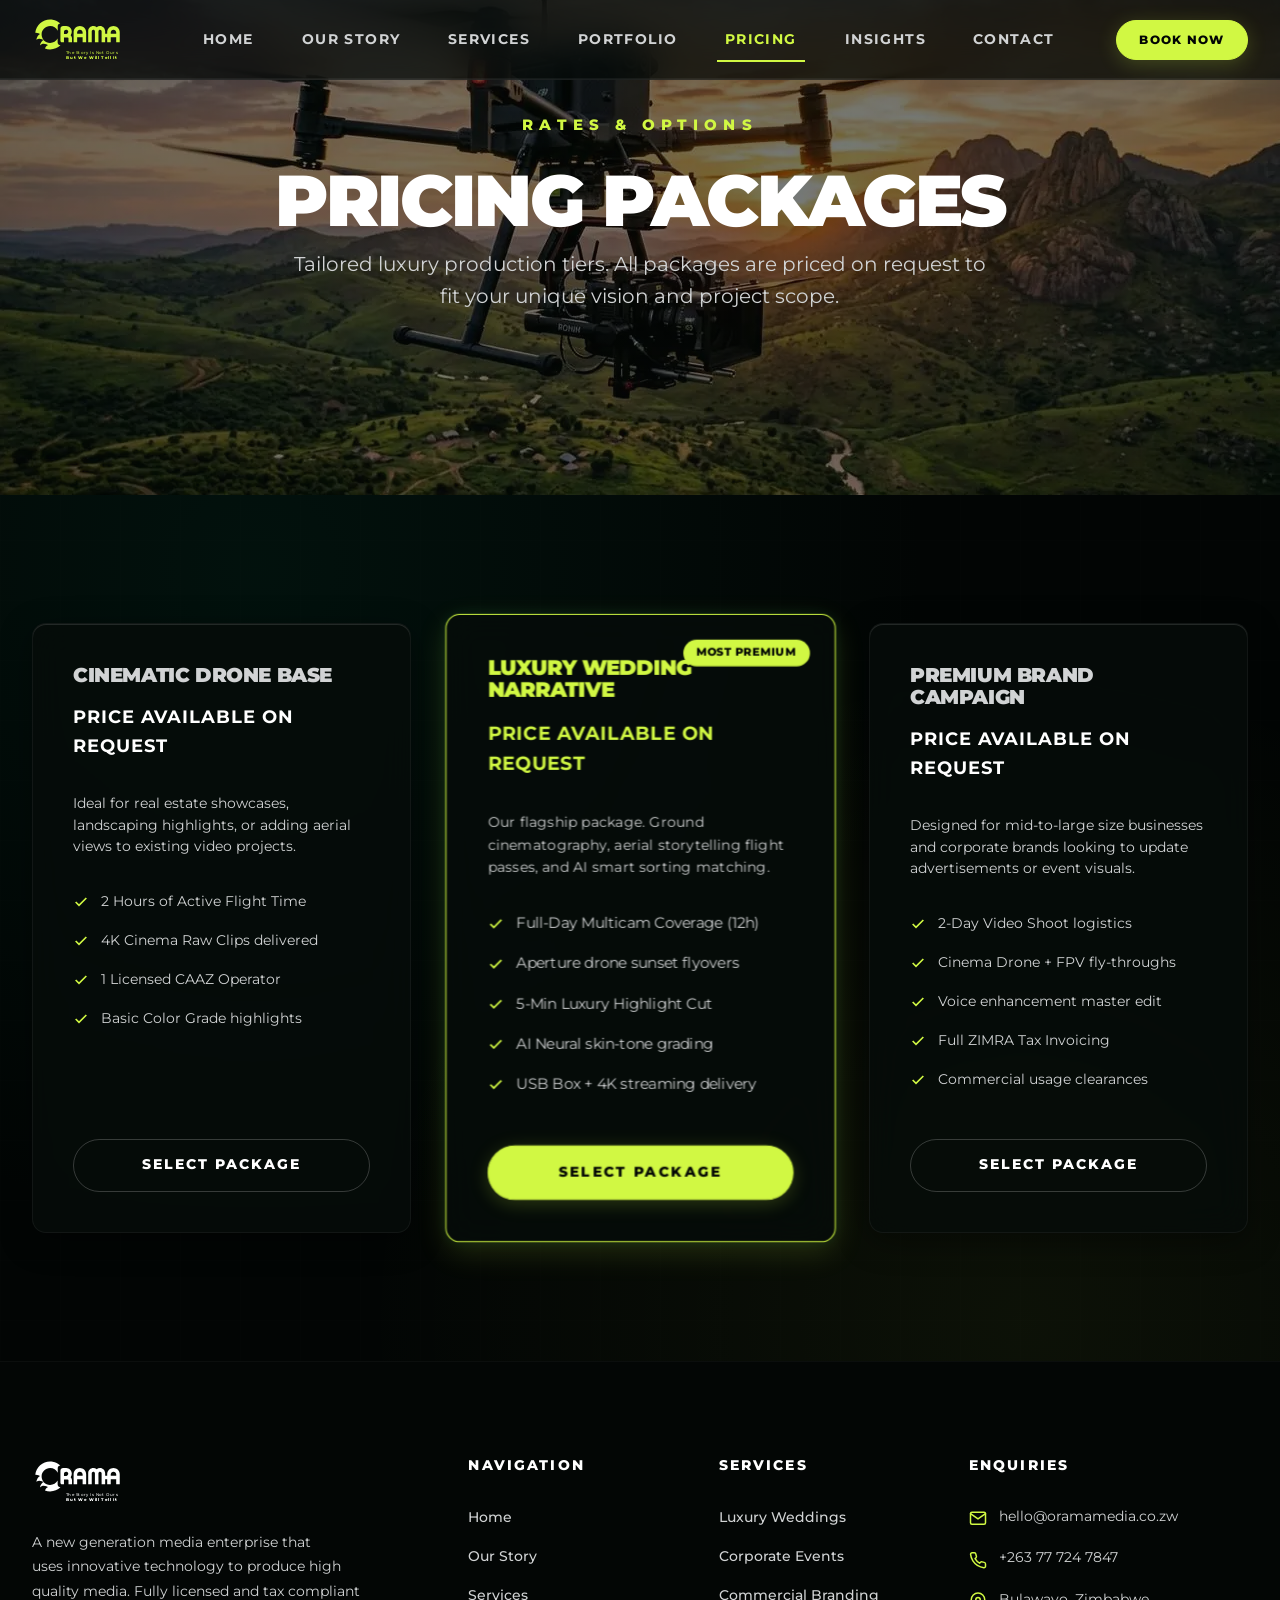
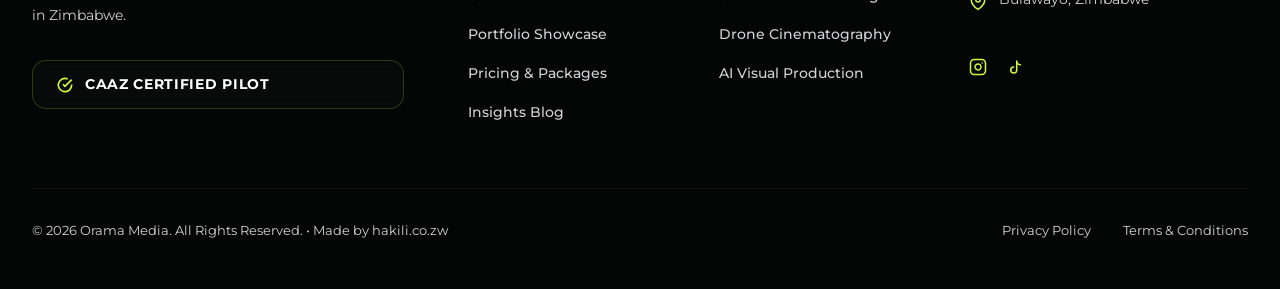
<file: pricing.html>
<!DOCTYPE html>
<html lang="en">
<head>
  <meta charset="UTF-8">
  <meta name="viewport" content="width=device-width, initial-scale=1.0, viewport-fit=cover">
  <title>Pricing &amp; Packages | Orama Media | Luxury Production Tiers</title>
  <meta name="description" content="Explore transparent premium pricing packages for weddings, corporate media campaigns, and custom aerial drone cinematography.">
  <!-- Preconnect and Fonts -->
  <link rel="preconnect" href="https://fonts.googleapis.com">
  <link rel="preload" href="images/drone.webp" as="image" fetchpriority="high">
  <link rel="preconnect" href="https://fonts.gstatic.com" crossorigin>
  <link rel="preconnect" href="https://www.gstatic.com" crossorigin>
  <link rel="preload" href="https://fonts.googleapis.com/css2?family=Montserrat:ital,wght@0,300;0,400;0,500;0,600;0,700;0,800;0,900;1,400&display=swap" as="style" onload="this.onload=null;this.rel='stylesheet'">
  <noscript><link rel="stylesheet" href="https://fonts.googleapis.com/css2?family=Montserrat:ital,wght@0,300;0,400;0,500;0,600;0,700;0,800;0,900;1,400&display=swap"></noscript>

  <!-- Stylesheets -->
  <link rel="stylesheet" href="css/style.min.css?v=6">
  <link rel="canonical" href="https://oramamedia.co.zw/pricing.html">
  <link rel="icon" href="/favicon.ico" sizes="any">
  <link rel="icon" type="image/svg+xml" href="/favicon.svg">
  <link rel="apple-touch-icon" href="/apple-touch-icon.png">
</head>
<body>

  <!-- HEADER -->
  <header class="header" id="main-header">
    <div class="header__container">
      <a href="index.html" class="logo" id="header-logo-link">
        <svg style="height: 100%; width: auto; display: block;" xmlns="http://www.w3.org/2000/svg" viewBox="370 440 190 100" width="100%" height="100%">
  <!-- Orama Media Official Vector Logo directly extracted from Brand Booklet PDF -->
  <g fill="currentColor" fill-rule="evenodd">
    <!-- Logo Mark -->
    <path d="M 429.35 501.06 C 423.73 506.42, 416.12 509.71, 407.75 509.71 C 403.98 509.71, 400.36 509.04, 397.01 507.82 C 398.93 503.11, 401.82 501.25, 403.30 500.50 C 401.37 499.41, 393.11 495.02, 387.66 500.51 C 387.33 500.84, 387.02 501.19, 386.74 501.57 C 386.89 500.02, 387.47 496.40, 390.27 493.16 C 391.59 491.62, 393.02 490.64, 394.11 490.02 C 392.28 488.98, 384.65 484.93, 379.22 489.35 C 380.76 481.15, 384.95 478.37, 386.84 477.41 C 385.51 476.66, 381.17 474.34, 376.81 474.77 C 378.68 459.32, 391.81 447.30, 407.75 447.30 C 411.71 447.30, 415.74 448.33, 415.74 448.33 C 422.35 450.09, 426.82 453.65, 429.05 455.71 C 426.06 455.71, 423.64 458.14, 423.64 461.13 C 423.65 464.27, 423.66 467.40, 423.66 470.54 C 420.72 464.73, 414.69 460.73, 407.75 460.73 C 398.03 460.73, 390.30 468.44, 390.02 478.02 C 389.74 487.85, 397.66 496.15, 407.51 496.28 C 414.36 496.37, 420.36 492.65, 423.41 487.05 L 423.41 495.12 C 423.41 496.76, 424.08 498.24, 425.15 499.32 C 426.23 500.39, 427.71 501.06, 429.35 501.06" />
    
    <!-- Letter R -->
    <path d="M 441.08 477.29 L 436.63 477.29 L 436.63 472.84 C 436.63 471.57, 437.16 470.42, 438.02 469.61 C 438.99 468.69, 440.39 468.20, 441.89 468.46 C 443.64 468.76, 445.09 470.15, 445.44 471.90 C 446.02 474.78, 443.85 477.29, 441.08 477.29 M 450.55 479.94 C 452.02 477.91, 452.92 475.49, 452.92 472.84 C 452.92 466.38, 447.84 461.19, 441.42 461.01 L 441.42 461.01 L 441.28 461.01 C 441.21 461.01, 441.15 461.00, 441.08 461.00 C 441.04 461.00, 440.99 461.01, 440.94 461.01 L 434.74 461.01 C 431.71 461.01, 429.24 463.46, 429.24 466.50 L 429.24 491.37 C 429.24 493.22, 430.74 494.72, 432.59 494.72 L 436.63 494.72 L 436.63 484.68 L 444.30 484.68 C 445.20 484.68, 446.01 485.48, 446.01 486.48 L 446.01 494.72 L 453.40 494.72 L 453.40 486.48 C 453.40 483.87, 452.26 481.60, 450.55 479.94" />
    
    <!-- Letter A -->
    <path d="M 475.46 476.96 L 464.09 476.96 L 464.09 474.03 C 464.09 470.95, 466.65 468.39, 469.77 468.39 C 472.90 468.39, 475.46 470.95, 475.46 474.03 L 475.46 476.96 M 469.77 461.00 C 462.53 461.00, 456.71 466.83, 456.71 474.03 L 456.71 494.72 L 464.09 494.72 L 464.09 484.35 L 475.46 484.35 L 475.46 494.72 L 482.84 494.72 L 482.84 474.03 C 482.84 466.83, 476.92 461.00, 469.77 461.00" />
    
    <!-- Letters M and second A -->
    <path d="M 545.43 476.96 L 534.07 476.96 L 534.07 474.03 C 534.07 470.95, 536.63 468.39, 539.75 468.39 C 542.88 468.39, 545.43 470.95, 545.43 474.03 L 545.43 476.96 M 539.75 461.00 C 532.51 461.00, 526.68 466.83, 526.68 474.03 L 526.68 476.96 L 522.43 476.96 L 522.43 471.91 C 522.43 466.12, 517.69 461.07, 511.90 461.00 C 509.15 460.97, 506.69 461.92, 504.76 463.61 C 502.87 461.95, 500.46 461.00, 497.80 461.00 C 491.93 461.00, 487.10 465.69, 487.10 471.52 L 487.10 494.72 L 494.49 494.72 L 494.49 471.87 C 494.49 470.05, 495.88 468.45, 497.69 468.39 C 499.59 468.33, 501.07 469.82, 501.07 471.71 L 501.07 494.72 L 508.46 494.72 L 508.46 471.52 C 508.46 469.68, 510.01 468.40, 511.75 468.39 C 513.59 468.38, 515.04 469.99, 515.04 471.83 L 515.04 494.72 L 522.43 494.72 L 522.43 484.35 L 526.68 484.35 L 526.68 494.72 L 534.07 494.72 L 534.07 484.35 L 545.43 484.35 L 545.43 494.72 L 552.82 494.72 L 552.82 474.03 C 552.82 466.83, 546.90 461.00, 539.75 461.00" />
    
    <!-- Underline -->
    <path d="M 436.63 506.08 L 552.82 506.08" />
    
    <!-- Tagline (Typographically aligned using official guidelines coordinates) -->
    <text x="495" y="519" font-family="'Montserrat', sans-serif" font-weight="500" font-size="9" text-anchor="middle" letter-spacing="0.1em">The Story Is Not Ours</text>
    <text x="495" y="530" font-family="'Montserrat', sans-serif" font-weight="800" font-size="9" text-anchor="middle" letter-spacing="0.15em">But We Will Tell It</text>
  </g>
</svg>

      </a>
      <nav class="nav" id="header-navigation">
        <a href="index.html" class="nav__link" id="nav-home">Home</a>
        <a href="about.html" class="nav__link" id="nav-about">Our Story</a>
        <a href="services.html" class="nav__link" id="nav-services">Services</a>
        <a href="portfolio.html" class="nav__link" id="nav-portfolio">Portfolio</a>
        <a href="pricing.html" class="nav__link nav__link--active" id="nav-pricing">Pricing</a>
        <a href="blog.html" class="nav__link" id="nav-blog">Insights</a>
        <a href="contact.html" class="nav__link" id="nav-contact">Contact</a>
        <a href="#" class="btn btn--accent nav__cta" id="nav-cta-btn" data-dialog-target="booking-dialog">Book Now</a>
      </nav>
      <button class="menu-btn" id="mobile-menu-toggle" aria-label="Toggle Menu" aria-expanded="false" aria-controls="header-navigation">
        <span class="menu-btn__line"></span>
        <span class="menu-btn__line"></span>
        <span class="menu-btn__line"></span>
      </button>
    </div>
  </header>

  <!-- BANNER HERO -->
  <section class="hero" style="min-height: 55vh; padding: 160px 2rem 80px 2rem;" id="pricing-hero">
    <div class="hero__bg">
      <div class="hero__video-container">
        <!-- Pricing Packages Background Video -->
        <video data-lazy-video="after-load" preload="none" class="hero__video" autoplay loop muted playsinline poster="images/drone.webp">
          <source data-src="images/pricing-bg.mp4" type="video/mp4">
        </video>
      </div>
      <div class="hero__overlay" style="background: linear-gradient(to bottom, rgba(5, 10, 8, 0.5) 0%, rgba(5, 10, 8, 0.96) 100%);"></div>
    </div>
    <div class="hero__container">
      <span class="hero__tagline">Rates &amp; Options</span>
      <h1 class="hero__title" style="margin-bottom: 0.5rem;">Pricing Packages</h1>
      <p class="hero__description" style="max-width: 700px;">
        Tailored luxury production tiers. All packages are priced on request to fit your unique vision and project scope.
      </p>
    </div>
  </section>

  <!-- PRICING TIER CARDS -->
  <section class="section scroll-reveal" id="pricing-packages-section">
    <div class="pricing-table">
      
      <!-- Package 1: Aerial Base -->
      <div class="card price-card" id="pkg-aerial">
        <div class="price-card__header">
          <h3 class="price-card__name">Cinematic Drone Base</h3>
          <div class="price-card__price" style="font-size: 1.15rem; font-weight: 700; color: var(--color-white); text-transform: uppercase; letter-spacing: 0.05em;">Price Available on Request</div>
        </div>
        <p style="font-size: 0.85rem; margin-bottom: 2rem;">Ideal for real estate showcases, landscaping highlights, or adding aerial views to existing video projects.</p>
        <ul class="price-card__features">
          <li>
            <svg xmlns="http://www.w3.org/2000/svg" width="16" height="16" viewBox="0 0 24 24" fill="none" stroke="currentColor" stroke-width="2.5"><polyline points="20 6 9 17 4 12"/></svg>
            <span>2 Hours of Active Flight Time</span>
          </li>
          <li>
            <svg xmlns="http://www.w3.org/2000/svg" width="16" height="16" viewBox="0 0 24 24" fill="none" stroke="currentColor" stroke-width="2.5"><polyline points="20 6 9 17 4 12"/></svg>
            <span>4K Cinema Raw Clips delivered</span>
          </li>
          <li>
            <svg xmlns="http://www.w3.org/2000/svg" width="16" height="16" viewBox="0 0 24 24" fill="none" stroke="currentColor" stroke-width="2.5"><polyline points="20 6 9 17 4 12"/></svg>
            <span>1 Licensed CAAZ Operator</span>
          </li>
          <li>
            <svg xmlns="http://www.w3.org/2000/svg" width="16" height="16" viewBox="0 0 24 24" fill="none" stroke="currentColor" stroke-width="2.5"><polyline points="20 6 9 17 4 12"/></svg>
            <span>Basic Color Grade highlights</span>
          </li>
        </ul>
        <button class="btn btn--outline w-100" data-dialog-target="booking-dialog">Select Package</button>
      </div>

      <!-- Package 2: Luxury Wedding Narrative (Featured) -->
      <div class="card price-card price-card--featured" id="pkg-wedding">
        <span class="price-card__featured-badge">Most Premium</span>
        <div class="price-card__header">
          <h3 class="price-card__name" style="color: var(--color-accent);">Luxury Wedding Narrative</h3>
          <div class="price-card__price" style="font-size: 1.15rem; font-weight: 700; color: var(--color-accent); text-transform: uppercase; letter-spacing: 0.05em;">Price Available on Request</div>
        </div>
        <p style="font-size: 0.85rem; margin-bottom: 2rem;">Our flagship package. Ground cinematography, aerial storytelling flight passes, and AI smart sorting matching.</p>
        <ul class="price-card__features">
          <li>
            <svg xmlns="http://www.w3.org/2000/svg" width="16" height="16" viewBox="0 0 24 24" fill="none" stroke="currentColor" stroke-width="2.5"><polyline points="20 6 9 17 4 12"/></svg>
            <span>Full-Day Multicam Coverage (12h)</span>
          </li>
          <li>
            <svg xmlns="http://www.w3.org/2000/svg" width="16" height="16" viewBox="0 0 24 24" fill="none" stroke="currentColor" stroke-width="2.5"><polyline points="20 6 9 17 4 12"/></svg>
            <span>Aperture drone sunset flyovers</span>
          </li>
          <li>
            <svg xmlns="http://www.w3.org/2000/svg" width="16" height="16" viewBox="0 0 24 24" fill="none" stroke="currentColor" stroke-width="2.5"><polyline points="20 6 9 17 4 12"/></svg>
            <span>5-Min Luxury Highlight Cut</span>
          </li>
          <li>
            <svg xmlns="http://www.w3.org/2000/svg" width="16" height="16" viewBox="0 0 24 24" fill="none" stroke="currentColor" stroke-width="2.5"><polyline points="20 6 9 17 4 12"/></svg>
            <span>AI Neural skin-tone grading</span>
          </li>
          <li>
            <svg xmlns="http://www.w3.org/2000/svg" width="16" height="16" viewBox="0 0 24 24" fill="none" stroke="currentColor" stroke-width="2.5"><polyline points="20 6 9 17 4 12"/></svg>
            <span>USB Box + 4K streaming delivery</span>
          </li>
        </ul>
        <button class="btn btn--accent w-100" data-dialog-target="booking-dialog">Select Package</button>
      </div>

      <!-- Package 3: Premium Brand Campaign -->
      <div class="card price-card" id="pkg-corporate">
        <div class="price-card__header">
          <h3 class="price-card__name">Premium Brand Campaign</h3>
          <div class="price-card__price" style="font-size: 1.15rem; font-weight: 700; color: var(--color-white); text-transform: uppercase; letter-spacing: 0.05em;">Price Available on Request</div>
        </div>
        <p style="font-size: 0.85rem; margin-bottom: 2rem;">Designed for mid-to-large size businesses and corporate brands looking to update advertisements or event visuals.</p>
        <ul class="price-card__features">
          <li>
            <svg xmlns="http://www.w3.org/2000/svg" width="16" height="16" viewBox="0 0 24 24" fill="none" stroke="currentColor" stroke-width="2.5"><polyline points="20 6 9 17 4 12"/></svg>
            <span>2-Day Video Shoot logistics</span>
          </li>
          <li>
            <svg xmlns="http://www.w3.org/2000/svg" width="16" height="16" viewBox="0 0 24 24" fill="none" stroke="currentColor" stroke-width="2.5"><polyline points="20 6 9 17 4 12"/></svg>
            <span>Cinema Drone + FPV fly-throughs</span>
          </li>
          <li>
            <svg xmlns="http://www.w3.org/2000/svg" width="16" height="16" viewBox="0 0 24 24" fill="none" stroke="currentColor" stroke-width="2.5"><polyline points="20 6 9 17 4 12"/></svg>
            <span>Voice enhancement master edit</span>
          </li>
          <li>
            <svg xmlns="http://www.w3.org/2000/svg" width="16" height="16" viewBox="0 0 24 24" fill="none" stroke="currentColor" stroke-width="2.5"><polyline points="20 6 9 17 4 12"/></svg>
            <span>Full ZIMRA Tax Invoicing</span>
          </li>
          <li>
            <svg xmlns="http://www.w3.org/2000/svg" width="16" height="16" viewBox="0 0 24 24" fill="none" stroke="currentColor" stroke-width="2.5"><polyline points="20 6 9 17 4 12"/></svg>
            <span>Commercial usage clearances</span>
          </li>
        </ul>
        <button class="btn btn--outline w-100" data-dialog-target="booking-dialog">Select Package</button>
      </div>

    </div>
  </section>

  <!-- DIALOG & FOOTER -->
  <dialog id="booking-dialog">
    <div class="dialog-header">
      <h3 style="font-size: 1.25rem;">Book A Consultation</h3>
      <button class="dialog-close">&times;</button>
    </div>
    <form action="contact.php" method="post" id="booking-form" >
      <div class="form-group">
        <label for="booking-name" class="form-label">Full Name</label>
        <input type="text" id="booking-name" name="name" class="form-control" placeholder="John Doe" required>
      </div>
      <div class="form-row">
        <div class="form-group">
          <label for="booking-email" class="form-label">Email Address</label>
          <input type="email" id="booking-email" name="email" class="form-control" placeholder="john@example.com" required>
        </div>
        <div class="form-group">
          <label for="booking-phone" class="form-label">Phone / WhatsApp</label>
          <input type="tel" id="booking-phone" name="phone" class="form-control" placeholder="+263 77 724 7847" required>
        </div>
      </div>
      <div class="form-group">
        <label for="booking-service" class="form-label">Service Required</label>
        <select id="booking-service" name="service" class="form-control" style="background-color: #070d0a;" required>
          <option value="" disabled selected>Select a Service</option>
          <option value="weddings">Luxury Wedding Videography</option>
          <option value="corporate">High-End Corporate Events</option>
          <option value="commercial">Commercial Brand Content</option>
          <option value="drone">Drone Cinematography / Aerials</option>
          <option value="custom">Other AI / Creative Production</option>
        </select>
      </div>
      <div class="form-group">
        <label for="booking-message" class="form-label">Project Details / Message</label>
        <textarea id="booking-message" name="message" class="form-control" placeholder="Tell us about the event date, venue, and your creative vision..."></textarea>
      </div>
                <div class="form-group" style="margin: 1.5rem 0;">
            
          </div>
          <button type="submit" class="btn btn--accent w-100">Send Enquiry</button>
    </form>
  </dialog>

  <footer class="footer">
    <div class="footer__container">
      <div class="footer__brand">
        <a href="index.html" class="footer__logo" aria-label="Orama Media Homepage">
          <svg style="height: 100%; width: auto; display: block; color: var(--color-white);" xmlns="http://www.w3.org/2000/svg" viewBox="370 440 190 100" width="100%" height="100%">
  <!-- Orama Media Official Vector Logo directly extracted from Brand Booklet PDF -->
  <g fill="currentColor" fill-rule="evenodd">
    <!-- Logo Mark -->
    <path d="M 429.35 501.06 C 423.73 506.42, 416.12 509.71, 407.75 509.71 C 403.98 509.71, 400.36 509.04, 397.01 507.82 C 398.93 503.11, 401.82 501.25, 403.30 500.50 C 401.37 499.41, 393.11 495.02, 387.66 500.51 C 387.33 500.84, 387.02 501.19, 386.74 501.57 C 386.89 500.02, 387.47 496.40, 390.27 493.16 C 391.59 491.62, 393.02 490.64, 394.11 490.02 C 392.28 488.98, 384.65 484.93, 379.22 489.35 C 380.76 481.15, 384.95 478.37, 386.84 477.41 C 385.51 476.66, 381.17 474.34, 376.81 474.77 C 378.68 459.32, 391.81 447.30, 407.75 447.30 C 411.71 447.30, 415.74 448.33, 415.74 448.33 C 422.35 450.09, 426.82 453.65, 429.05 455.71 C 426.06 455.71, 423.64 458.14, 423.64 461.13 C 423.65 464.27, 423.66 467.40, 423.66 470.54 C 420.72 464.73, 414.69 460.73, 407.75 460.73 C 398.03 460.73, 390.30 468.44, 390.02 478.02 C 389.74 487.85, 397.66 496.15, 407.51 496.28 C 414.36 496.37, 420.36 492.65, 423.41 487.05 L 423.41 495.12 C 423.41 496.76, 424.08 498.24, 425.15 499.32 C 426.23 500.39, 427.71 501.06, 429.35 501.06" />
    
    <!-- Letter R -->
    <path d="M 441.08 477.29 L 436.63 477.29 L 436.63 472.84 C 436.63 471.57, 437.16 470.42, 438.02 469.61 C 438.99 468.69, 440.39 468.20, 441.89 468.46 C 443.64 468.76, 445.09 470.15, 445.44 471.90 C 446.02 474.78, 443.85 477.29, 441.08 477.29 M 450.55 479.94 C 452.02 477.91, 452.92 475.49, 452.92 472.84 C 452.92 466.38, 447.84 461.19, 441.42 461.01 L 441.42 461.01 L 441.28 461.01 C 441.21 461.01, 441.15 461.00, 441.08 461.00 C 441.04 461.00, 440.99 461.01, 440.94 461.01 L 434.74 461.01 C 431.71 461.01, 429.24 463.46, 429.24 466.50 L 429.24 491.37 C 429.24 493.22, 430.74 494.72, 432.59 494.72 L 436.63 494.72 L 436.63 484.68 L 444.30 484.68 C 445.20 484.68, 446.01 485.48, 446.01 486.48 L 446.01 494.72 L 453.40 494.72 L 453.40 486.48 C 453.40 483.87, 452.26 481.60, 450.55 479.94" />
    
    <!-- Letter A -->
    <path d="M 475.46 476.96 L 464.09 476.96 L 464.09 474.03 C 464.09 470.95, 466.65 468.39, 469.77 468.39 C 472.90 468.39, 475.46 470.95, 475.46 474.03 L 475.46 476.96 M 469.77 461.00 C 462.53 461.00, 456.71 466.83, 456.71 474.03 L 456.71 494.72 L 464.09 494.72 L 464.09 484.35 L 475.46 484.35 L 475.46 494.72 L 482.84 494.72 L 482.84 474.03 C 482.84 466.83, 476.92 461.00, 469.77 461.00" />
    
    <!-- Letters M and second A -->
    <path d="M 545.43 476.96 L 534.07 476.96 L 534.07 474.03 C 534.07 470.95, 536.63 468.39, 539.75 468.39 C 542.88 468.39, 545.43 470.95, 545.43 474.03 L 545.43 476.96 M 539.75 461.00 C 532.51 461.00, 526.68 466.83, 526.68 474.03 L 526.68 476.96 L 522.43 476.96 L 522.43 471.91 C 522.43 466.12, 517.69 461.07, 511.90 461.00 C 509.15 460.97, 506.69 461.92, 504.76 463.61 C 502.87 461.95, 500.46 461.00, 497.80 461.00 C 491.93 461.00, 487.10 465.69, 487.10 471.52 L 487.10 494.72 L 494.49 494.72 L 494.49 471.87 C 494.49 470.05, 495.88 468.45, 497.69 468.39 C 499.59 468.33, 501.07 469.82, 501.07 471.71 L 501.07 494.72 L 508.46 494.72 L 508.46 471.52 C 508.46 469.68, 510.01 468.40, 511.75 468.39 C 513.59 468.38, 515.04 469.99, 515.04 471.83 L 515.04 494.72 L 522.43 494.72 L 522.43 484.35 L 526.68 484.35 L 526.68 494.72 L 534.07 494.72 L 534.07 484.35 L 545.43 484.35 L 545.43 494.72 L 552.82 494.72 L 552.82 474.03 C 552.82 466.83, 546.90 461.00, 539.75 461.00" />
    
    <!-- Underline -->
    <path d="M 436.63 506.08 L 552.82 506.08" />
    
    <!-- Tagline (Typographically aligned using official guidelines coordinates) -->
    <text x="495" y="519" font-family="'Montserrat', sans-serif" font-weight="500" font-size="9" text-anchor="middle" letter-spacing="0.1em">The Story Is Not Ours</text>
    <text x="495" y="530" font-family="'Montserrat', sans-serif" font-weight="800" font-size="9" text-anchor="middle" letter-spacing="0.15em">But We Will Tell It</text>
  </g>
</svg>

        </a>
        <p class="footer__brand-text">
          A new generation media enterprise that uses innovative technology to produce high quality media. Fully licensed and tax compliant in Zimbabwe.
        </p>
        <div class="badge-banner" style="padding: 0.8rem 1.5rem; background-color: rgba(255,255,255,0.02); display: flex;">
          <div class="badge-item" style="font-size: 0.65rem;">
            <svg xmlns="http://www.w3.org/2000/svg" width="16" height="16" viewBox="0 0 24 24" fill="none" stroke="currentColor" stroke-width="2.5"><path d="M22 11.08V12a10 10 0 1 1-5.93-9.14"/><polyline points="22 4 12 14.01 9 11.01"/></svg>
            <span>CAAZ CERTIFIED PILOT</span>
          </div>
        </div>
      </div>
      <div class="footer__col">
        <h4>Navigation</h4>
        <div class="footer__links">
          <a href="index.html" id="footer-link-home">Home</a>
          <a href="about.html" id="footer-link-about">Our Story</a>
          <a href="services.html" id="footer-link-services">Services</a>
          <a href="portfolio.html" id="footer-link-portfolio">Portfolio Showcase</a>
          <a href="pricing.html" id="footer-link-pricing">Pricing &amp; Packages</a>
          <a href="blog.html" id="footer-link-blog">Insights Blog</a>
        </div>
      </div>
      <div class="footer__col">
        <h4>Services</h4>
        <div class="footer__links">
          <a href="services.html#weddings" id="footer-link-serv-weddings">Luxury Weddings</a>
          <a href="services.html#corporate" id="footer-link-serv-corporate">Corporate Events</a>
          <a href="services.html#commercial" id="footer-link-serv-commercial">Commercial Branding</a>
          <a href="services.html#drone" id="footer-link-serv-drone">Drone Cinematography</a>
          <a href="services.html#ai" id="footer-link-serv-ai">AI Visual Production</a>
        </div>
      </div>
      <div class="footer__col">
        <h4>Enquiries</h4>
        <div class="footer__contact">
          <div class="footer__contact-item">
            <svg xmlns="http://www.w3.org/2000/svg" width="18" height="18" viewBox="0 0 24 24" fill="none" stroke="currentColor" stroke-width="2" stroke-linecap="round" stroke-linejoin="round"><path d="M4 4h16c1.1 0 2 .9 2 2v12c0 1.1-.9 2-2 2H4c-1.1 0-2-.9-2-2V6c0-1.1.9-2 2-2z"/><polyline points="22,6 12,13 2,6"/></svg>
            <span>hello@oramamedia.co.zw</span>
          </div>
          <div class="footer__contact-item">
            <svg xmlns="http://www.w3.org/2000/svg" width="18" height="18" viewBox="0 0 24 24" fill="none" stroke="currentColor" stroke-width="2" stroke-linecap="round" stroke-linejoin="round"><path d="M22 16.92v3a2 2 0 0 1-2.18 2 19.79 19.79 0 0 1-8.63-3.07 19.5 19.5 0 0 1-6-6 19.79 19.79 0 0 1-3.07-8.67A2 2 0 0 1 4.11 2h3a2 2 0 0 1 2 1.72 12.84 12.84 0 0 0 .7 2.81 2 2 0 0 1-.45 2.11L8.09 9.91a16 16 0 0 0 6 6l1.27-1.27a2 2 0 0 1 2.11-.45 12.84 12.84 0 0 0 2.81.7A2 2 0 0 1 22 16.92z"/></svg>
            <a href="https://wa.me/263777247847" target="_blank" rel="noopener noreferrer" style="color:inherit;">+263 77 724 7847</a>
          </div>
          <div class="footer__contact-item">
            <svg xmlns="http://www.w3.org/2000/svg" width="18" height="18" viewBox="0 0 24 24" fill="none" stroke="currentColor" stroke-width="2" stroke-linecap="round" stroke-linejoin="round"><path d="M21 10c0 7-9 13-9 13s-9-6-9-13a9 9 0 0 1 18 0z"/><circle cx="12" cy="10" r="3"/></svg>
            <span>Bulawayo, Zimbabwe</span>
          </div>
          <div class="footer__contact-item" style="margin-top: 1.5rem; gap: 1.25rem;">
            <a href="https://instagram.com/oramamedia_zw" target="_blank" rel="noopener noreferrer" style="color: var(--color-grey); transition: color var(--transition-duration-fast) ease;" onmouseover="this.style.color='var(--color-accent)'" onmouseout="this.style.color='var(--color-grey)'" aria-label="Instagram">
              <svg xmlns="http://www.w3.org/2000/svg" width="18" height="18" viewBox="0 0 24 24" fill="none" stroke="currentColor" stroke-width="2" stroke-linecap="round" stroke-linejoin="round"><rect x="2" y="2" width="20" height="20" rx="5" ry="5"/><path d="M16 11.37A4 4 0 1 1 12.63 8 4 4 0 0 1 16 11.37z"/><line x1="17.5" y1="6.5" x2="17.51" y2="6.5"/></svg>
            </a>
            <a href="https://tiktok.com/@oramamedia_zw" target="_blank" rel="noopener noreferrer" style="color: var(--color-grey); transition: color var(--transition-duration-fast) ease;" onmouseover="this.style.color='var(--color-accent)'" onmouseout="this.style.color='var(--color-grey)'" aria-label="TikTok">
              <svg xmlns="http://www.w3.org/2000/svg" width="18" height="18" viewBox="0 0 24 24" fill="none" stroke="currentColor" stroke-width="2" stroke-linecap="round" stroke-linejoin="round"><path d="M9 12a4 4 0 1 0 4 4V4a5 5 0 0 0 5 5"/></svg>
            </a>
          </div>
        </div>
      </div>
    </div>
    <div class="footer__bottom">
      <span>&copy; 2026 Orama Media. All Rights Reserved. &bull; Made by <a href="https://hakili.co.zw" target="_blank" rel="noopener noreferrer" class="footer__credit-link">hakili.co.zw</a></span>
      <div class="footer__legal">
        <a href="privacy.html" id="footer-link-privacy">Privacy Policy</a>
        <a href="terms.html" id="footer-link-terms">Terms &amp; Conditions</a>
      </div>
    </div>
  </footer>

  <script src="js/main.js?v=6"></script>
</body>
</html>
</file>
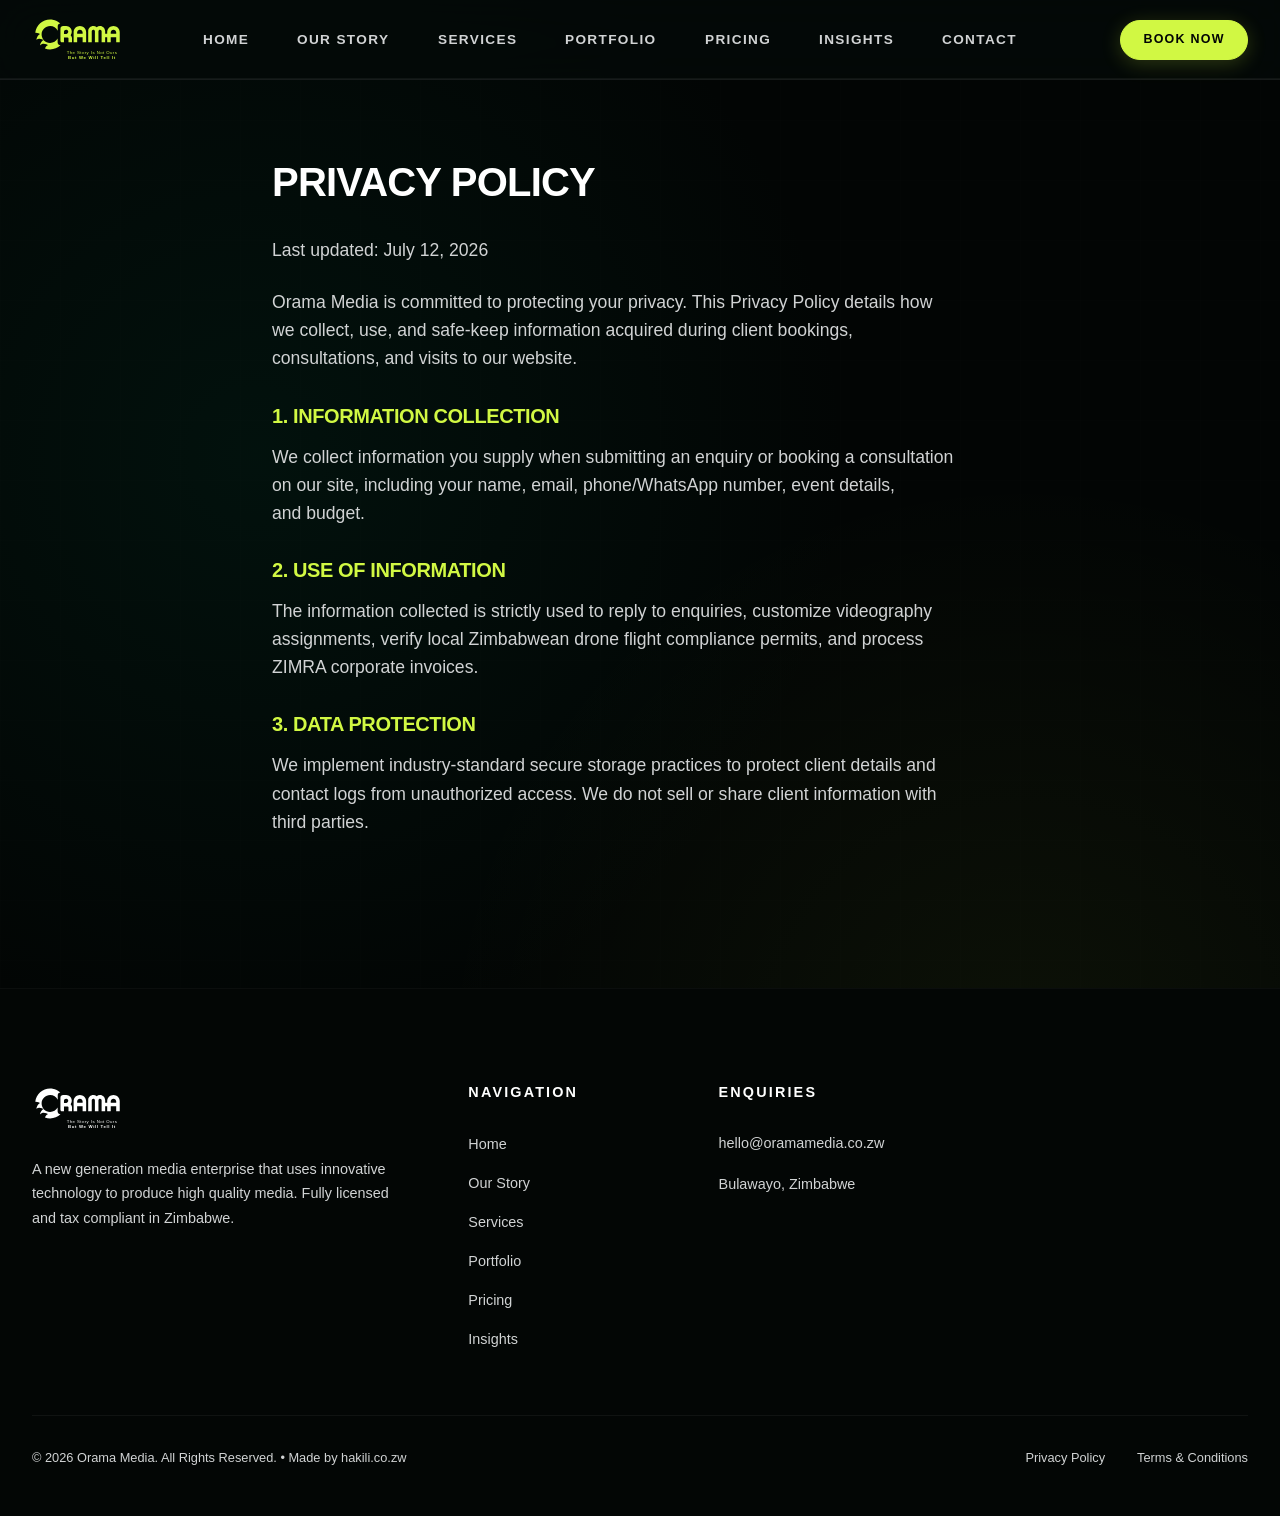
<file: privacy.html>
<!DOCTYPE html>
<html lang="en">
<head>
  <meta charset="UTF-8">
  <meta name="viewport" content="width=device-width, initial-scale=1.0">
  <title>Privacy Policy | Orama Media</title>
  <meta name="description" content="Privacy Policy for Orama Media, drone cinematography and visual production in Bulawayo, Zimbabwe.">
  <link rel="stylesheet" href="css/style.css">
  <script src="https://www.google.com/recaptcha/api.js" async defer></script>
  <link rel="canonical" href="https://oramamedia.co.zw/privacy.html">
  <link rel="icon" href="/favicon.ico" sizes="any">
  <link rel="icon" type="image/svg+xml" href="/favicon.svg">
  <link rel="apple-touch-icon" href="/apple-touch-icon.png">
</head>
<body>

  <!-- HEADER -->
  <header class="header" id="main-header">
    <div class="header__container">
      <a href="index.html" class="logo" id="header-logo-link">
        <svg style="height: 100%; width: auto; display: block;" xmlns="http://www.w3.org/2000/svg" viewBox="370 440 190 100" width="100%" height="100%">
  <!-- Orama Media Official Vector Logo directly extracted from Brand Booklet PDF -->
  <g fill="currentColor" fill-rule="evenodd">
    <!-- Logo Mark -->
    <path d="M 429.35 501.06 C 423.73 506.42, 416.12 509.71, 407.75 509.71 C 403.98 509.71, 400.36 509.04, 397.01 507.82 C 398.93 503.11, 401.82 501.25, 403.30 500.50 C 401.37 499.41, 393.11 495.02, 387.66 500.51 C 387.33 500.84, 387.02 501.19, 386.74 501.57 C 386.89 500.02, 387.47 496.40, 390.27 493.16 C 391.59 491.62, 393.02 490.64, 394.11 490.02 C 392.28 488.98, 384.65 484.93, 379.22 489.35 C 380.76 481.15, 384.95 478.37, 386.84 477.41 C 385.51 476.66, 381.17 474.34, 376.81 474.77 C 378.68 459.32, 391.81 447.30, 407.75 447.30 C 411.71 447.30, 415.74 448.33, 415.74 448.33 C 422.35 450.09, 426.82 453.65, 429.05 455.71 C 426.06 455.71, 423.64 458.14, 423.64 461.13 C 423.65 464.27, 423.66 467.40, 423.66 470.54 C 420.72 464.73, 414.69 460.73, 407.75 460.73 C 398.03 460.73, 390.30 468.44, 390.02 478.02 C 389.74 487.85, 397.66 496.15, 407.51 496.28 C 414.36 496.37, 420.36 492.65, 423.41 487.05 L 423.41 495.12 C 423.41 496.76, 424.08 498.24, 425.15 499.32 C 426.23 500.39, 427.71 501.06, 429.35 501.06" />
    
    <!-- Letter R -->
    <path d="M 441.08 477.29 L 436.63 477.29 L 436.63 472.84 C 436.63 471.57, 437.16 470.42, 438.02 469.61 C 438.99 468.69, 440.39 468.20, 441.89 468.46 C 443.64 468.76, 445.09 470.15, 445.44 471.90 C 446.02 474.78, 443.85 477.29, 441.08 477.29 M 450.55 479.94 C 452.02 477.91, 452.92 475.49, 452.92 472.84 C 452.92 466.38, 447.84 461.19, 441.42 461.01 L 441.42 461.01 L 441.28 461.01 C 441.21 461.01, 441.15 461.00, 441.08 461.00 C 441.04 461.00, 440.99 461.01, 440.94 461.01 L 434.74 461.01 C 431.71 461.01, 429.24 463.46, 429.24 466.50 L 429.24 491.37 C 429.24 493.22, 430.74 494.72, 432.59 494.72 L 436.63 494.72 L 436.63 484.68 L 444.30 484.68 C 445.20 484.68, 446.01 485.48, 446.01 486.48 L 446.01 494.72 L 453.40 494.72 L 453.40 486.48 C 453.40 483.87, 452.26 481.60, 450.55 479.94" />
    
    <!-- Letter A -->
    <path d="M 475.46 476.96 L 464.09 476.96 L 464.09 474.03 C 464.09 470.95, 466.65 468.39, 469.77 468.39 C 472.90 468.39, 475.46 470.95, 475.46 474.03 L 475.46 476.96 M 469.77 461.00 C 462.53 461.00, 456.71 466.83, 456.71 474.03 L 456.71 494.72 L 464.09 494.72 L 464.09 484.35 L 475.46 484.35 L 475.46 494.72 L 482.84 494.72 L 482.84 474.03 C 482.84 466.83, 476.92 461.00, 469.77 461.00" />
    
    <!-- Letters M and second A -->
    <path d="M 545.43 476.96 L 534.07 476.96 L 534.07 474.03 C 534.07 470.95, 536.63 468.39, 539.75 468.39 C 542.88 468.39, 545.43 470.95, 545.43 474.03 L 545.43 476.96 M 539.75 461.00 C 532.51 461.00, 526.68 466.83, 526.68 474.03 L 526.68 476.96 L 522.43 476.96 L 522.43 471.91 C 522.43 466.12, 517.69 461.07, 511.90 461.00 C 509.15 460.97, 506.69 461.92, 504.76 463.61 C 502.87 461.95, 500.46 461.00, 497.80 461.00 C 491.93 461.00, 487.10 465.69, 487.10 471.52 L 487.10 494.72 L 494.49 494.72 L 494.49 471.87 C 494.49 470.05, 495.88 468.45, 497.69 468.39 C 499.59 468.33, 501.07 469.82, 501.07 471.71 L 501.07 494.72 L 508.46 494.72 L 508.46 471.52 C 508.46 469.68, 510.01 468.40, 511.75 468.39 C 513.59 468.38, 515.04 469.99, 515.04 471.83 L 515.04 494.72 L 522.43 494.72 L 522.43 484.35 L 526.68 484.35 L 526.68 494.72 L 534.07 494.72 L 534.07 484.35 L 545.43 484.35 L 545.43 494.72 L 552.82 494.72 L 552.82 474.03 C 552.82 466.83, 546.90 461.00, 539.75 461.00" />
    
    <!-- Underline -->
    <path d="M 436.63 506.08 L 552.82 506.08" />
    
    <!-- Tagline (Typographically aligned using official guidelines coordinates) -->
    <text x="495" y="519" font-family="'Montserrat', sans-serif" font-weight="500" font-size="9" text-anchor="middle" letter-spacing="0.1em">The Story Is Not Ours</text>
    <text x="495" y="530" font-family="'Montserrat', sans-serif" font-weight="800" font-size="9" text-anchor="middle" letter-spacing="0.15em">But We Will Tell It</text>
  </g>
</svg>

      </a>
      <nav class="nav" id="header-navigation">
        <a href="index.html" class="nav__link" id="nav-home">Home</a>
        <a href="about.html" class="nav__link" id="nav-about">Our Story</a>
        <a href="services.html" class="nav__link" id="nav-services">Services</a>
        <a href="portfolio.html" class="nav__link" id="nav-portfolio">Portfolio</a>
        <a href="pricing.html" class="nav__link" id="nav-pricing">Pricing</a>
        <a href="blog.html" class="nav__link" id="nav-blog">Insights</a>
        <a href="contact.html" class="nav__link" id="nav-contact">Contact</a>
        <a href="#" class="btn btn--accent nav__cta" id="nav-cta-btn" data-dialog-target="booking-dialog">Book Now</a>
      </nav>
      <button class="menu-btn" id="mobile-menu-toggle" aria-label="Toggle Menu" aria-expanded="false" aria-controls="header-navigation">
        <span class="menu-btn__line"></span>
        <span class="menu-btn__line"></span>
        <span class="menu-btn__line"></span>
      </button>
    </div>
  </header>

  <!-- CONTENT -->
  <section class="section scroll-reveal" style="padding-top: 160px; max-width: 800px;" id="privacy-content">
    <h1 style="font-size: 2.5rem; margin-bottom: 2rem;">Privacy Policy</h1>
    <p style="margin-bottom: 1.5rem;">Last updated: July 12, 2026</p>
    <p style="margin-bottom: 1.5rem;">
      Orama Media is committed to protecting your privacy. This Privacy Policy details how we collect, use, and safe-keep information acquired during client bookings, consultations, and visits to our website.
    </p>
    <h3 style="font-size: 1.25rem; margin-top: 2rem; margin-bottom: 1rem; color: var(--color-accent);">1. Information Collection</h3>
    <p style="margin-bottom: 1.5rem;">
      We collect information you supply when submitting an enquiry or booking a consultation on our site, including your name, email, phone/WhatsApp number, event details, and budget.
    </p>
    <h3 style="font-size: 1.25rem; margin-top: 2rem; margin-bottom: 1rem; color: var(--color-accent);">2. Use of Information</h3>
    <p style="margin-bottom: 1.5rem;">
      The information collected is strictly used to reply to enquiries, customize videography assignments, verify local Zimbabwean drone flight compliance permits, and process ZIMRA corporate invoices.
    </p>
    <h3 style="font-size: 1.25rem; margin-top: 2rem; margin-bottom: 1rem; color: var(--color-accent);">3. Data Protection</h3>
    <p style="margin-bottom: 1.5rem;">
      We implement industry-standard secure storage practices to protect client details and contact logs from unauthorized access. We do not sell or share client information with third parties.
    </p>
  </section>

  <!-- BOOKING DIALOG & FOOTER -->
  <dialog id="booking-dialog">
    <div class="dialog-header">
      <h3 style="font-size: 1.25rem;">Book A Consultation</h3>
      <button class="dialog-close">&times;</button>
    </div>
    <form action="contact.php" method="post" id="booking-form" >
      <div class="form-group">
        <label for="booking-name" class="form-label">Full Name</label>
        <input type="text" id="booking-name" name="name" class="form-control" placeholder="John Doe" required>
      </div>
                <div class="form-group" style="margin: 1.5rem 0;">
            
          </div>
          <button type="submit" class="btn btn--accent w-100">Send Enquiry</button>
    </form>
  </dialog>

  <footer class="footer">
    <div class="footer__container">
      <div class="footer__brand">
        <a href="index.html" class="footer__logo" aria-label="Orama Media Homepage">
          <svg style="height: 100%; width: auto; display: block; color: var(--color-white);" xmlns="http://www.w3.org/2000/svg" viewBox="370 440 190 100" width="100%" height="100%">
  <!-- Orama Media Official Vector Logo directly extracted from Brand Booklet PDF -->
  <g fill="currentColor" fill-rule="evenodd">
    <!-- Logo Mark -->
    <path d="M 429.35 501.06 C 423.73 506.42, 416.12 509.71, 407.75 509.71 C 403.98 509.71, 400.36 509.04, 397.01 507.82 C 398.93 503.11, 401.82 501.25, 403.30 500.50 C 401.37 499.41, 393.11 495.02, 387.66 500.51 C 387.33 500.84, 387.02 501.19, 386.74 501.57 C 386.89 500.02, 387.47 496.40, 390.27 493.16 C 391.59 491.62, 393.02 490.64, 394.11 490.02 C 392.28 488.98, 384.65 484.93, 379.22 489.35 C 380.76 481.15, 384.95 478.37, 386.84 477.41 C 385.51 476.66, 381.17 474.34, 376.81 474.77 C 378.68 459.32, 391.81 447.30, 407.75 447.30 C 411.71 447.30, 415.74 448.33, 415.74 448.33 C 422.35 450.09, 426.82 453.65, 429.05 455.71 C 426.06 455.71, 423.64 458.14, 423.64 461.13 C 423.65 464.27, 423.66 467.40, 423.66 470.54 C 420.72 464.73, 414.69 460.73, 407.75 460.73 C 398.03 460.73, 390.30 468.44, 390.02 478.02 C 389.74 487.85, 397.66 496.15, 407.51 496.28 C 414.36 496.37, 420.36 492.65, 423.41 487.05 L 423.41 495.12 C 423.41 496.76, 424.08 498.24, 425.15 499.32 C 426.23 500.39, 427.71 501.06, 429.35 501.06" />
    
    <!-- Letter R -->
    <path d="M 441.08 477.29 L 436.63 477.29 L 436.63 472.84 C 436.63 471.57, 437.16 470.42, 438.02 469.61 C 438.99 468.69, 440.39 468.20, 441.89 468.46 C 443.64 468.76, 445.09 470.15, 445.44 471.90 C 446.02 474.78, 443.85 477.29, 441.08 477.29 M 450.55 479.94 C 452.02 477.91, 452.92 475.49, 452.92 472.84 C 452.92 466.38, 447.84 461.19, 441.42 461.01 L 441.42 461.01 L 441.28 461.01 C 441.21 461.01, 441.15 461.00, 441.08 461.00 C 441.04 461.00, 440.99 461.01, 440.94 461.01 L 434.74 461.01 C 431.71 461.01, 429.24 463.46, 429.24 466.50 L 429.24 491.37 C 429.24 493.22, 430.74 494.72, 432.59 494.72 L 436.63 494.72 L 436.63 484.68 L 444.30 484.68 C 445.20 484.68, 446.01 485.48, 446.01 486.48 L 446.01 494.72 L 453.40 494.72 L 453.40 486.48 C 453.40 483.87, 452.26 481.60, 450.55 479.94" />
    
    <!-- Letter A -->
    <path d="M 475.46 476.96 L 464.09 476.96 L 464.09 474.03 C 464.09 470.95, 466.65 468.39, 469.77 468.39 C 472.90 468.39, 475.46 470.95, 475.46 474.03 L 475.46 476.96 M 469.77 461.00 C 462.53 461.00, 456.71 466.83, 456.71 474.03 L 456.71 494.72 L 464.09 494.72 L 464.09 484.35 L 475.46 484.35 L 475.46 494.72 L 482.84 494.72 L 482.84 474.03 C 482.84 466.83, 476.92 461.00, 469.77 461.00" />
    
    <!-- Letters M and second A -->
    <path d="M 545.43 476.96 L 534.07 476.96 L 534.07 474.03 C 534.07 470.95, 536.63 468.39, 539.75 468.39 C 542.88 468.39, 545.43 470.95, 545.43 474.03 L 545.43 476.96 M 539.75 461.00 C 532.51 461.00, 526.68 466.83, 526.68 474.03 L 526.68 476.96 L 522.43 476.96 L 522.43 471.91 C 522.43 466.12, 517.69 461.07, 511.90 461.00 C 509.15 460.97, 506.69 461.92, 504.76 463.61 C 502.87 461.95, 500.46 461.00, 497.80 461.00 C 491.93 461.00, 487.10 465.69, 487.10 471.52 L 487.10 494.72 L 494.49 494.72 L 494.49 471.87 C 494.49 470.05, 495.88 468.45, 497.69 468.39 C 499.59 468.33, 501.07 469.82, 501.07 471.71 L 501.07 494.72 L 508.46 494.72 L 508.46 471.52 C 508.46 469.68, 510.01 468.40, 511.75 468.39 C 513.59 468.38, 515.04 469.99, 515.04 471.83 L 515.04 494.72 L 522.43 494.72 L 522.43 484.35 L 526.68 484.35 L 526.68 494.72 L 534.07 494.72 L 534.07 484.35 L 545.43 484.35 L 545.43 494.72 L 552.82 494.72 L 552.82 474.03 C 552.82 466.83, 546.90 461.00, 539.75 461.00" />
    
    <!-- Underline -->
    <path d="M 436.63 506.08 L 552.82 506.08" />
    
    <!-- Tagline (Typographically aligned using official guidelines coordinates) -->
    <text x="495" y="519" font-family="'Montserrat', sans-serif" font-weight="500" font-size="9" text-anchor="middle" letter-spacing="0.1em">The Story Is Not Ours</text>
    <text x="495" y="530" font-family="'Montserrat', sans-serif" font-weight="800" font-size="9" text-anchor="middle" letter-spacing="0.15em">But We Will Tell It</text>
  </g>
</svg>

        </a>
        <p class="footer__brand-text">
          A new generation media enterprise that uses innovative technology to produce high quality media. Fully licensed and tax compliant in Zimbabwe.
        </p>
      </div>
      <div class="footer__col">
        <h4>Navigation</h4>
        <div class="footer__links">
          <a href="index.html">Home</a>
          <a href="about.html">Our Story</a>
          <a href="services.html">Services</a>
          <a href="portfolio.html">Portfolio</a>
          <a href="pricing.html">Pricing</a>
          <a href="blog.html">Insights</a>
        </div>
      </div>
      <div class="footer__col">
        <h4>Enquiries</h4>
        <div class="footer__contact">
          <div class="footer__contact-item">
            <span>hello@oramamedia.co.zw</span>
          </div>
          <div class="footer__contact-item">
            <span>Bulawayo, Zimbabwe</span>
          </div>
        </div>
      </div>
    </div>
    <div class="footer__bottom">
      <span>&copy; 2026 Orama Media. All Rights Reserved. &bull; Made by <a href="https://hakili.co.zw" target="_blank" rel="noopener noreferrer" class="footer__credit-link">hakili.co.zw</a></span>
      <div class="footer__legal">
        <a href="privacy.html">Privacy Policy</a>
        <a href="terms.html">Terms &amp; Conditions</a>
        
      </div>
    </div>
  </footer>

  <script src="js/main.js?v=6"></script>
</body>
</html>
</file>
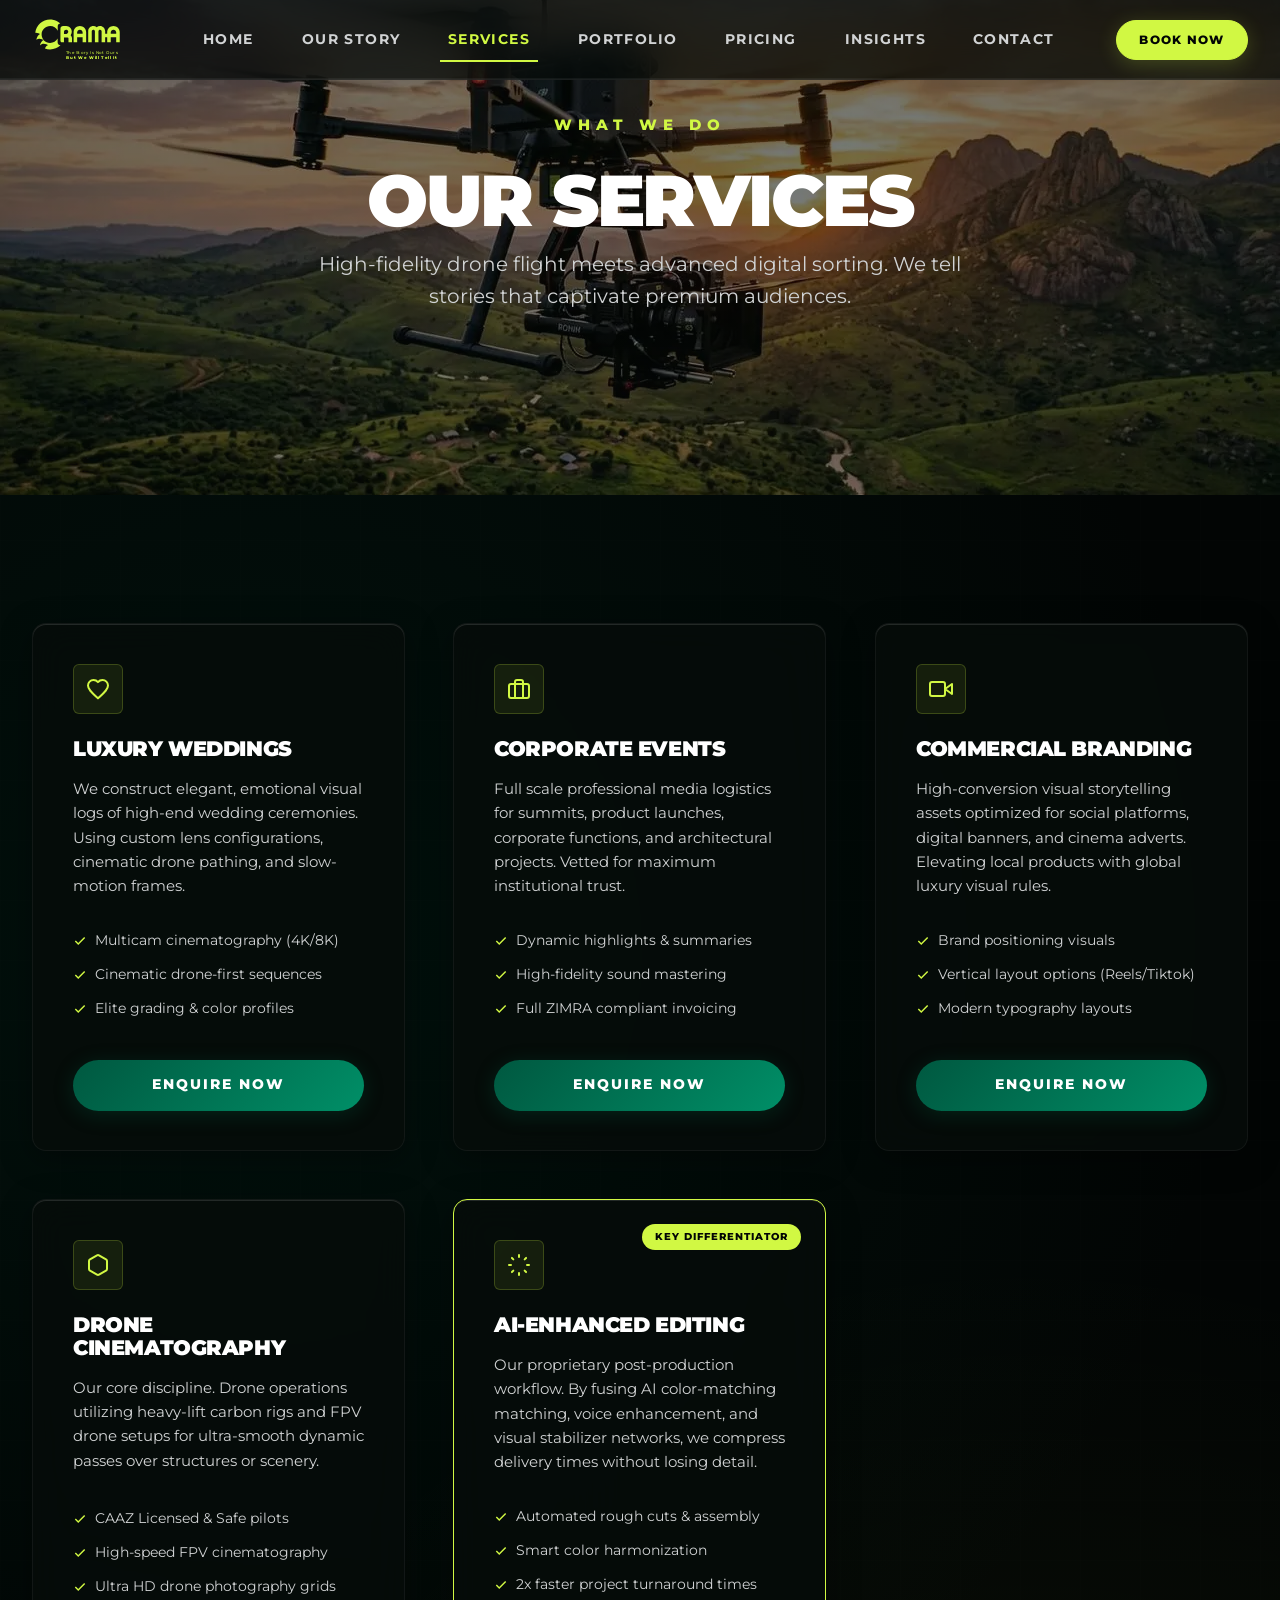
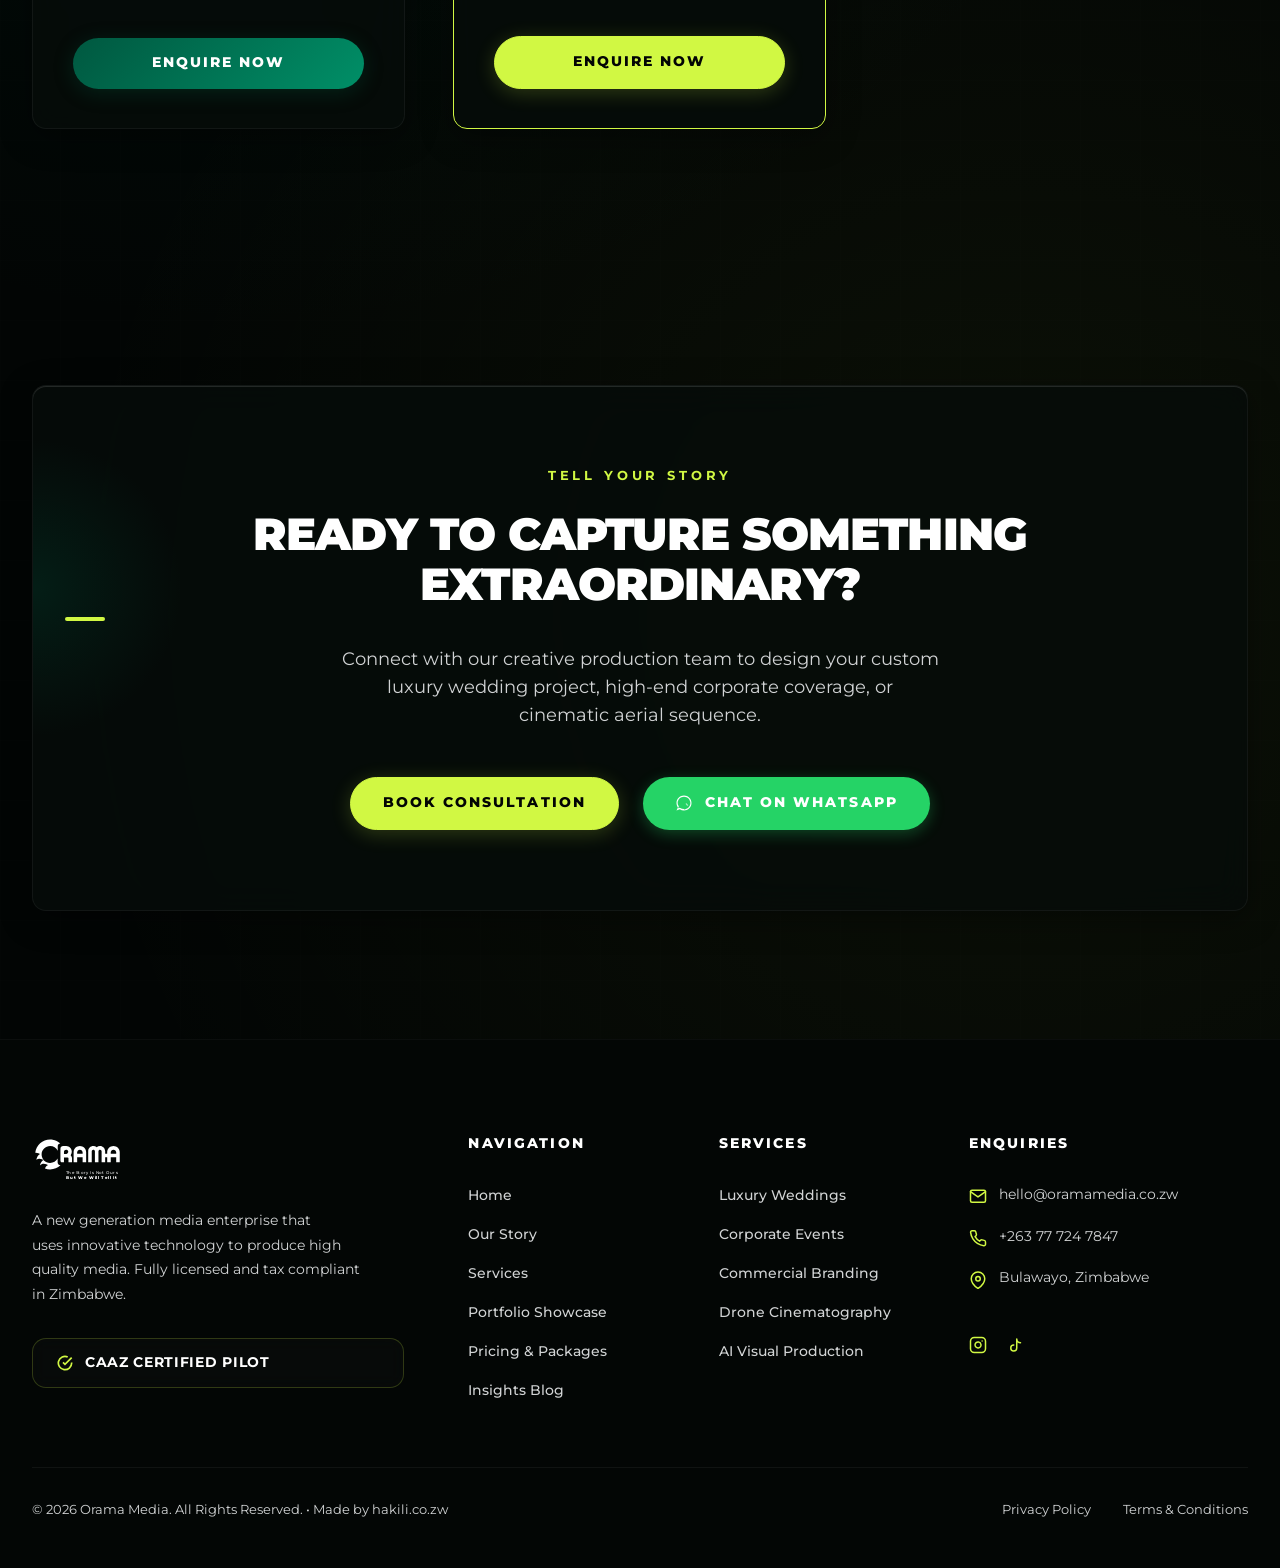
<file: services.html>
<!DOCTYPE html>
<html lang="en">
<head>
  <meta charset="UTF-8">
  <meta name="viewport" content="width=device-width, initial-scale=1.0, viewport-fit=cover">
  <title>Services | Orama Media | Premium Creative Media Production</title>
  <meta name="description" content="Cinematic luxury weddings, premium corporate events, drone-first commercial media, and AI-enhanced post-production services in Zimbabwe.">
  <!-- Preconnect and Fonts -->
  <link rel="preconnect" href="https://fonts.googleapis.com">
  <link rel="preload" href="images/drone.webp" as="image" fetchpriority="high">
  <link rel="preconnect" href="https://fonts.gstatic.com" crossorigin>
  <link rel="preconnect" href="https://www.gstatic.com" crossorigin>
  <link rel="preload" href="https://fonts.googleapis.com/css2?family=Montserrat:ital,wght@0,300;0,400;0,500;0,600;0,700;0,800;0,900;1,400&display=swap" as="style" onload="this.onload=null;this.rel='stylesheet'">
  <noscript><link rel="stylesheet" href="https://fonts.googleapis.com/css2?family=Montserrat:ital,wght@0,300;0,400;0,500;0,600;0,700;0,800;0,900;1,400&display=swap"></noscript>

  <!-- Stylesheets -->
  <link rel="stylesheet" href="css/style.min.css?v=6">
  <link rel="canonical" href="https://oramamedia.co.zw/services.html">
  <link rel="icon" href="/favicon.ico" sizes="any">
  <link rel="icon" type="image/svg+xml" href="/favicon.svg">
  <link rel="apple-touch-icon" href="/apple-touch-icon.png">
</head>
<body>

  <!-- HEADER -->
  <header class="header" id="main-header">
    <div class="header__container">
      <a href="index.html" class="logo" id="header-logo-link">
        <svg style="height: 100%; width: auto; display: block;" xmlns="http://www.w3.org/2000/svg" viewBox="370 440 190 100" width="100%" height="100%">
  <!-- Orama Media Official Vector Logo directly extracted from Brand Booklet PDF -->
  <g fill="currentColor" fill-rule="evenodd">
    <!-- Logo Mark -->
    <path d="M 429.35 501.06 C 423.73 506.42, 416.12 509.71, 407.75 509.71 C 403.98 509.71, 400.36 509.04, 397.01 507.82 C 398.93 503.11, 401.82 501.25, 403.30 500.50 C 401.37 499.41, 393.11 495.02, 387.66 500.51 C 387.33 500.84, 387.02 501.19, 386.74 501.57 C 386.89 500.02, 387.47 496.40, 390.27 493.16 C 391.59 491.62, 393.02 490.64, 394.11 490.02 C 392.28 488.98, 384.65 484.93, 379.22 489.35 C 380.76 481.15, 384.95 478.37, 386.84 477.41 C 385.51 476.66, 381.17 474.34, 376.81 474.77 C 378.68 459.32, 391.81 447.30, 407.75 447.30 C 411.71 447.30, 415.74 448.33, 415.74 448.33 C 422.35 450.09, 426.82 453.65, 429.05 455.71 C 426.06 455.71, 423.64 458.14, 423.64 461.13 C 423.65 464.27, 423.66 467.40, 423.66 470.54 C 420.72 464.73, 414.69 460.73, 407.75 460.73 C 398.03 460.73, 390.30 468.44, 390.02 478.02 C 389.74 487.85, 397.66 496.15, 407.51 496.28 C 414.36 496.37, 420.36 492.65, 423.41 487.05 L 423.41 495.12 C 423.41 496.76, 424.08 498.24, 425.15 499.32 C 426.23 500.39, 427.71 501.06, 429.35 501.06" />
    
    <!-- Letter R -->
    <path d="M 441.08 477.29 L 436.63 477.29 L 436.63 472.84 C 436.63 471.57, 437.16 470.42, 438.02 469.61 C 438.99 468.69, 440.39 468.20, 441.89 468.46 C 443.64 468.76, 445.09 470.15, 445.44 471.90 C 446.02 474.78, 443.85 477.29, 441.08 477.29 M 450.55 479.94 C 452.02 477.91, 452.92 475.49, 452.92 472.84 C 452.92 466.38, 447.84 461.19, 441.42 461.01 L 441.42 461.01 L 441.28 461.01 C 441.21 461.01, 441.15 461.00, 441.08 461.00 C 441.04 461.00, 440.99 461.01, 440.94 461.01 L 434.74 461.01 C 431.71 461.01, 429.24 463.46, 429.24 466.50 L 429.24 491.37 C 429.24 493.22, 430.74 494.72, 432.59 494.72 L 436.63 494.72 L 436.63 484.68 L 444.30 484.68 C 445.20 484.68, 446.01 485.48, 446.01 486.48 L 446.01 494.72 L 453.40 494.72 L 453.40 486.48 C 453.40 483.87, 452.26 481.60, 450.55 479.94" />
    
    <!-- Letter A -->
    <path d="M 475.46 476.96 L 464.09 476.96 L 464.09 474.03 C 464.09 470.95, 466.65 468.39, 469.77 468.39 C 472.90 468.39, 475.46 470.95, 475.46 474.03 L 475.46 476.96 M 469.77 461.00 C 462.53 461.00, 456.71 466.83, 456.71 474.03 L 456.71 494.72 L 464.09 494.72 L 464.09 484.35 L 475.46 484.35 L 475.46 494.72 L 482.84 494.72 L 482.84 474.03 C 482.84 466.83, 476.92 461.00, 469.77 461.00" />
    
    <!-- Letters M and second A -->
    <path d="M 545.43 476.96 L 534.07 476.96 L 534.07 474.03 C 534.07 470.95, 536.63 468.39, 539.75 468.39 C 542.88 468.39, 545.43 470.95, 545.43 474.03 L 545.43 476.96 M 539.75 461.00 C 532.51 461.00, 526.68 466.83, 526.68 474.03 L 526.68 476.96 L 522.43 476.96 L 522.43 471.91 C 522.43 466.12, 517.69 461.07, 511.90 461.00 C 509.15 460.97, 506.69 461.92, 504.76 463.61 C 502.87 461.95, 500.46 461.00, 497.80 461.00 C 491.93 461.00, 487.10 465.69, 487.10 471.52 L 487.10 494.72 L 494.49 494.72 L 494.49 471.87 C 494.49 470.05, 495.88 468.45, 497.69 468.39 C 499.59 468.33, 501.07 469.82, 501.07 471.71 L 501.07 494.72 L 508.46 494.72 L 508.46 471.52 C 508.46 469.68, 510.01 468.40, 511.75 468.39 C 513.59 468.38, 515.04 469.99, 515.04 471.83 L 515.04 494.72 L 522.43 494.72 L 522.43 484.35 L 526.68 484.35 L 526.68 494.72 L 534.07 494.72 L 534.07 484.35 L 545.43 484.35 L 545.43 494.72 L 552.82 494.72 L 552.82 474.03 C 552.82 466.83, 546.90 461.00, 539.75 461.00" />
    
    <!-- Underline -->
    <path d="M 436.63 506.08 L 552.82 506.08" />
    
    <!-- Tagline (Typographically aligned using official guidelines coordinates) -->
    <text x="495" y="519" font-family="'Montserrat', sans-serif" font-weight="500" font-size="9" text-anchor="middle" letter-spacing="0.1em">The Story Is Not Ours</text>
    <text x="495" y="530" font-family="'Montserrat', sans-serif" font-weight="800" font-size="9" text-anchor="middle" letter-spacing="0.15em">But We Will Tell It</text>
  </g>
</svg>

      </a>
      <nav class="nav" id="header-navigation">
        <a href="index.html" class="nav__link" id="nav-home">Home</a>
        <a href="about.html" class="nav__link" id="nav-about">Our Story</a>
        <a href="services.html" class="nav__link nav__link--active" id="nav-services">Services</a>
        <a href="portfolio.html" class="nav__link" id="nav-portfolio">Portfolio</a>
        <a href="pricing.html" class="nav__link" id="nav-pricing">Pricing</a>
        <a href="blog.html" class="nav__link" id="nav-blog">Insights</a>
        <a href="contact.html" class="nav__link" id="nav-contact">Contact</a>
        <a href="#" class="btn btn--accent nav__cta" id="nav-cta-btn" data-dialog-target="booking-dialog">Book Now</a>
      </nav>
      <button class="menu-btn" id="mobile-menu-toggle" aria-label="Toggle Menu" aria-expanded="false" aria-controls="header-navigation">
        <span class="menu-btn__line"></span>
        <span class="menu-btn__line"></span>
        <span class="menu-btn__line"></span>
      </button>
    </div>
  </header>

  <!-- BANNER HERO -->
  <section class="hero" style="min-height: 55vh; padding: 160px 2rem 80px 2rem;" id="services-hero">
    <div class="hero__bg">
      <div class="hero__video-container">
        <!-- Services Background Video -->
        <video data-lazy-video="after-load" preload="none" class="hero__video" autoplay loop muted playsinline poster="images/drone.webp">
          <source data-src="images/services-bg.mp4" type="video/mp4">
        </video>
      </div>
      <div class="hero__overlay" style="background: linear-gradient(to bottom, rgba(5, 10, 8, 0.5) 0%, rgba(5, 10, 8, 0.96) 100%);"></div>
    </div>
    <div class="hero__container">
      <span class="hero__tagline">What We Do</span>
      <h1 class="hero__title" style="margin-bottom: 0.5rem;">Our Services</h1>
      <p class="hero__description" style="max-width: 700px;">
        High-fidelity drone flight meets advanced digital sorting. We tell stories that captivate premium audiences.
      </p>
    </div>
  </section>

  <!-- SERVICES LISTING GRID -->
  <section class="section scroll-reveal" id="services-grid">
    <div class="grid-3" style="grid-template-columns: repeat(auto-fit, minmax(350px, 1fr)); gap: 3rem;">
      
      <!-- WEDDINGS -->
      <div class="card d-flex flex-column" id="weddings">
        <div style="width: 50px; height: 50px; background-color: rgba(209,248,67,0.08); border-radius: var(--border-radius-sm); display: flex; align-items: center; justify-content: center; border: 1px solid rgba(209,248,67,0.2); color: var(--color-accent); margin-bottom: 1.5rem;">
          <svg xmlns="http://www.w3.org/2000/svg" width="24" height="24" viewBox="0 0 24 24" fill="none" stroke="currentColor" stroke-width="2" stroke-linecap="round" stroke-linejoin="round"><path d="M12 21.35l-1.45-1.32C5.4 15.36 2 12.28 2 8.5 2 5.42 4.42 3 7.5 3c1.74 0 3.41.81 4.5 2.09C13.09 3.81 14.76 3 16.5 3 19.58 3 22 5.42 22 8.5c0 3.78-3.4 6.86-8.55 11.54L12 21.35z"/></svg>
        </div>
        <h3 style="font-size: 1.3rem; margin-bottom: 1rem;">Luxury Weddings</h3>
        <p style="font-size: 0.95rem; margin-bottom: 2rem; flex-grow: 1;">
          We construct elegant, emotional visual logs of high-end wedding ceremonies. Using custom lens configurations, cinematic drone pathing, and slow-motion frames.
        </p>
        <ul style="display: flex; flex-direction: column; gap: 0.75rem; margin-bottom: 2.5rem; font-size: 0.85rem; color: var(--color-grey);">
          <li style="display: flex; gap: 0.5rem; align-items: center;"><svg xmlns="http://www.w3.org/2000/svg" width="14" height="14" viewBox="0 0 24 24" fill="none" stroke="currentColor" stroke-width="2.5" class="text-accent"><polyline points="20 6 9 17 4 12"/></svg> Multicam cinematography (4K/8K)</li>
          <li style="display: flex; gap: 0.5rem; align-items: center;"><svg xmlns="http://www.w3.org/2000/svg" width="14" height="14" viewBox="0 0 24 24" fill="none" stroke="currentColor" stroke-width="2.5" class="text-accent"><polyline points="20 6 9 17 4 12"/></svg> Cinematic drone-first sequences</li>
          <li style="display: flex; gap: 0.5rem; align-items: center;"><svg xmlns="http://www.w3.org/2000/svg" width="14" height="14" viewBox="0 0 24 24" fill="none" stroke="currentColor" stroke-width="2.5" class="text-accent"><polyline points="20 6 9 17 4 12"/></svg> Elite grading &amp; color profiles</li>
        </ul>
        <button class="btn btn--primary w-100" data-dialog-target="booking-dialog">Enquire Now</button>
      </div>

      <!-- CORPORATE -->
      <div class="card d-flex flex-column" id="corporate">
        <div style="width: 50px; height: 50px; background-color: rgba(209,248,67,0.08); border-radius: var(--border-radius-sm); display: flex; align-items: center; justify-content: center; border: 1px solid rgba(209,248,67,0.2); color: var(--color-accent); margin-bottom: 1.5rem;">
          <svg xmlns="http://www.w3.org/2000/svg" width="24" height="24" viewBox="0 0 24 24" fill="none" stroke="currentColor" stroke-width="2" stroke-linecap="round" stroke-linejoin="round"><rect x="2" y="7" width="20" height="14" rx="2" ry="2"/><path d="M16 21V5a2 2 0 0 0-2-2h-4a2 2 0 0 0-2 2v16"/></svg>
        </div>
        <h3 style="font-size: 1.3rem; margin-bottom: 1rem;">Corporate Events</h3>
        <p style="font-size: 0.95rem; margin-bottom: 2rem; flex-grow: 1;">
          Full scale professional media logistics for summits, product launches, corporate functions, and architectural projects. Vetted for maximum institutional trust.
        </p>
        <ul style="display: flex; flex-direction: column; gap: 0.75rem; margin-bottom: 2.5rem; font-size: 0.85rem; color: var(--color-grey);">
          <li style="display: flex; gap: 0.5rem; align-items: center;"><svg xmlns="http://www.w3.org/2000/svg" width="14" height="14" viewBox="0 0 24 24" fill="none" stroke="currentColor" stroke-width="2.5" class="text-accent"><polyline points="20 6 9 17 4 12"/></svg> Dynamic highlights &amp; summaries</li>
          <li style="display: flex; gap: 0.5rem; align-items: center;"><svg xmlns="http://www.w3.org/2000/svg" width="14" height="14" viewBox="0 0 24 24" fill="none" stroke="currentColor" stroke-width="2.5" class="text-accent"><polyline points="20 6 9 17 4 12"/></svg> High-fidelity sound mastering</li>
          <li style="display: flex; gap: 0.5rem; align-items: center;"><svg xmlns="http://www.w3.org/2000/svg" width="14" height="14" viewBox="0 0 24 24" fill="none" stroke="currentColor" stroke-width="2.5" class="text-accent"><polyline points="20 6 9 17 4 12"/></svg> Full ZIMRA compliant invoicing</li>
        </ul>
        <button class="btn btn--primary w-100" data-dialog-target="booking-dialog">Enquire Now</button>
      </div>

      <!-- COMMERCIAL -->
      <div class="card d-flex flex-column" id="commercial">
        <div style="width: 50px; height: 50px; background-color: rgba(209,248,67,0.08); border-radius: var(--border-radius-sm); display: flex; align-items: center; justify-content: center; border: 1px solid rgba(209,248,67,0.2); color: var(--color-accent); margin-bottom: 1.5rem;">
          <svg xmlns="http://www.w3.org/2000/svg" width="24" height="24" viewBox="0 0 24 24" fill="none" stroke="currentColor" stroke-width="2" stroke-linecap="round" stroke-linejoin="round"><path d="M23 7l-7 5 7 5V7z"/><rect x="1" y="5" width="15" height="14" rx="2" ry="2"/></svg>
        </div>
        <h3 style="font-size: 1.3rem; margin-bottom: 1rem;">Commercial Branding</h3>
        <p style="font-size: 0.95rem; margin-bottom: 2rem; flex-grow: 1;">
          High-conversion visual storytelling assets optimized for social platforms, digital banners, and cinema adverts. Elevating local products with global luxury visual rules.
        </p>
        <ul style="display: flex; flex-direction: column; gap: 0.75rem; margin-bottom: 2.5rem; font-size: 0.85rem; color: var(--color-grey);">
          <li style="display: flex; gap: 0.5rem; align-items: center;"><svg xmlns="http://www.w3.org/2000/svg" width="14" height="14" viewBox="0 0 24 24" fill="none" stroke="currentColor" stroke-width="2.5" class="text-accent"><polyline points="20 6 9 17 4 12"/></svg> Brand positioning visuals</li>
          <li style="display: flex; gap: 0.5rem; align-items: center;"><svg xmlns="http://www.w3.org/2000/svg" width="14" height="14" viewBox="0 0 24 24" fill="none" stroke="currentColor" stroke-width="2.5" class="text-accent"><polyline points="20 6 9 17 4 12"/></svg> Vertical layout options (Reels/Tiktok)</li>
          <li style="display: flex; gap: 0.5rem; align-items: center;"><svg xmlns="http://www.w3.org/2000/svg" width="14" height="14" viewBox="0 0 24 24" fill="none" stroke="currentColor" stroke-width="2.5" class="text-accent"><polyline points="20 6 9 17 4 12"/></svg> Modern typography layouts</li>
        </ul>
        <button class="btn btn--primary w-100" data-dialog-target="booking-dialog">Enquire Now</button>
      </div>

      <!-- DRONE CINEMATOGRAPHY -->
      <div class="card d-flex flex-column" id="drone-services">
        <div style="width: 50px; height: 50px; background-color: rgba(209,248,67,0.08); border-radius: var(--border-radius-sm); display: flex; align-items: center; justify-content: center; border: 1px solid rgba(209,248,67,0.2); color: var(--color-accent); margin-bottom: 1.5rem;">
          <svg xmlns="http://www.w3.org/2000/svg" width="24" height="24" viewBox="0 0 24 24" fill="none" stroke="currentColor" stroke-width="2" stroke-linecap="round" stroke-linejoin="round"><path d="M21 16V8a2 2 0 0 0-1-1.73l-7-4a2 2 0 0 0-2 0l-7 4A2 2 0 0 0 3 8v8a2 2 0 0 0 1 1.73l7 4a2 2 0 0 0 2 0l7-4A2 2 0 0 0 21 16z"/></svg>
        </div>
        <h3 style="font-size: 1.3rem; margin-bottom: 1rem;">Drone Cinematography</h3>
        <p style="font-size: 0.95rem; margin-bottom: 2rem; flex-grow: 1;">
          Our core discipline. Drone operations utilizing heavy-lift carbon rigs and FPV drone setups for ultra-smooth dynamic passes over structures or scenery.
        </p>
        <ul style="display: flex; flex-direction: column; gap: 0.75rem; margin-bottom: 2.5rem; font-size: 0.85rem; color: var(--color-grey);">
          <li style="display: flex; gap: 0.5rem; align-items: center;"><svg xmlns="http://www.w3.org/2000/svg" width="14" height="14" viewBox="0 0 24 24" fill="none" stroke="currentColor" stroke-width="2.5" class="text-accent"><polyline points="20 6 9 17 4 12"/></svg> CAAZ Licensed &amp; Safe pilots</li>
          <li style="display: flex; gap: 0.5rem; align-items: center;"><svg xmlns="http://www.w3.org/2000/svg" width="14" height="14" viewBox="0 0 24 24" fill="none" stroke="currentColor" stroke-width="2.5" class="text-accent"><polyline points="20 6 9 17 4 12"/></svg> High-speed FPV cinematography</li>
          <li style="display: flex; gap: 0.5rem; align-items: center;"><svg xmlns="http://www.w3.org/2000/svg" width="14" height="14" viewBox="0 0 24 24" fill="none" stroke="currentColor" stroke-width="2.5" class="text-accent"><polyline points="20 6 9 17 4 12"/></svg> Ultra HD drone photography grids</li>
        </ul>
        <button class="btn btn--primary w-100" data-dialog-target="booking-dialog">Enquire Now</button>
      </div>

      <!-- AI PRODUCTION -->
      <div class="card d-flex flex-column" id="ai-production" style="border-color: var(--color-accent);">
        <div style="width: 50px; height: 50px; background-color: rgba(209,248,67,0.08); border-radius: var(--border-radius-sm); display: flex; align-items: center; justify-content: center; border: 1px solid rgba(209,248,67,0.2); color: var(--color-accent); margin-bottom: 1.5rem;">
          <svg xmlns="http://www.w3.org/2000/svg" width="24" height="24" viewBox="0 0 24 24" fill="none" stroke="currentColor" stroke-width="2" stroke-linecap="round" stroke-linejoin="round"><path d="M12 2v2M12 20v2M4.93 4.93l1.41 1.41M17.66 17.66l1.41 1.41M2 12h2M20 12h2M6.34 17.66l-1.41 1.41M19.07 4.93l-1.41 1.41"/></svg>
        </div>
        <span class="price-card__featured-badge" style="top:1.5rem; right:1.5rem;">Key Differentiator</span>
        <h3 style="font-size: 1.3rem; margin-bottom: 1rem;">AI-Enhanced Editing</h3>
        <p style="font-size: 0.95rem; margin-bottom: 2rem; flex-grow: 1;">
          Our proprietary post-production workflow. By fusing AI color-matching matching, voice enhancement, and visual stabilizer networks, we compress delivery times without losing detail.
        </p>
        <ul style="display: flex; flex-direction: column; gap: 0.75rem; margin-bottom: 2.5rem; font-size: 0.85rem; color: var(--color-grey);">
          <li style="display: flex; gap: 0.5rem; align-items: center;"><svg xmlns="http://www.w3.org/2000/svg" width="14" height="14" viewBox="0 0 24 24" fill="none" stroke="currentColor" stroke-width="2.5" class="text-accent"><polyline points="20 6 9 17 4 12"/></svg> Automated rough cuts &amp; assembly</li>
          <li style="display: flex; gap: 0.5rem; align-items: center;"><svg xmlns="http://www.w3.org/2000/svg" width="14" height="14" viewBox="0 0 24 24" fill="none" stroke="currentColor" stroke-width="2.5" class="text-accent"><polyline points="20 6 9 17 4 12"/></svg> Smart color harmonization</li>
          <li style="display: flex; gap: 0.5rem; align-items: center;"><svg xmlns="http://www.w3.org/2000/svg" width="14" height="14" viewBox="0 0 24 24" fill="none" stroke="currentColor" stroke-width="2.5" class="text-accent"><polyline points="20 6 9 17 4 12"/></svg> 2x faster project turnaround times</li>
        </ul>
        <button class="btn btn--accent w-100" data-dialog-target="booking-dialog">Enquire Now</button>
      </div>

    </div>
  </section>

  <!-- MASSIVE CALL TO ACTION -->
  <section class="section scroll-reveal text-center" id="cta-banner">
    <div class="card glow-overlay glow-overlay--left" style="padding: 5rem 2rem;">
      <span class="text-accent text-bold" style="text-transform: uppercase; font-size: 0.8rem; letter-spacing: 0.3em; display: block; margin-bottom: 1.5rem;">Tell Your Story</span>
      <h2 style="font-size: clamp(1.8rem, 3.5vw, 3rem); margin-bottom: 1.5rem;">Ready to capture something extraordinary?</h2>
      <p style="margin: 0 auto 3rem auto; max-width: 600px;">
        Connect with our creative production team to design your custom luxury wedding project, high-end corporate coverage, or cinematic aerial sequence.
      </p>
      <div style="display: flex; gap: 1.5rem; justify-content: center; flex-wrap: wrap;">
        <button class="btn btn--accent" data-dialog-target="booking-dialog" id="cta-book-consultation">Book Consultation</button>
        <a href="https://wa.me/263777247847" class="btn btn--whatsapp" target="_blank" rel="noopener noreferrer" id="cta-whatsapp-link">
          <svg xmlns="http://www.w3.org/2000/svg" width="18" height="18" viewBox="0 0 24 24" fill="currentColor"><path d="M17.472 14.382c-.022-.015-.078-.028-.153-.049-.074-.022-.439-.216-.508-.24-.069-.025-.12-.037-.17.038-.05.075-.195.244-.24.294-.045.05-.09.055-.164.018-.074-.037-.313-.115-.596-.367-.219-.195-.367-.436-.41-.511-.043-.075-.005-.116.033-.153.033-.033.074-.085.11-.128.037-.043.05-.073.075-.121.025-.049.013-.09-.006-.127-.019-.037-.17-.41-.233-.562-.061-.148-.124-.128-.17-.13-.045-.003-.097-.003-.149-.003-.052 0-.136.019-.208.097-.072.078-.276.27-.276.658 0 .387.282.761.321.813.039.053.555.85 1.347 1.192.188.08.336.128.45.164.189.06.36.052.495.032.15-.022.439-.18.501-.353.063-.173.063-.32.044-.353-.018-.033-.07-.052-.144-.088zM12 2C6.48 2 2 6.48 2 12c0 2.17.69 4.19 1.86 5.86L2 22l4.31-1.8A9.92 9.92 0 0 0 12 22c5.52 0 10-4.48 10-10S17.52 2 12 2zm0 18c-1.84 0-3.55-.54-5-1.46l-.36-.21-2.58.7 1.08-2.53-.24-.39C3.99 15.01 3.5 13.56 3.5 12c0-4.69 3.81-8.5 8.5-8.5s8.5 3.81 8.5 8.5-3.81 8.5-8.5 8.5z"/></svg>
          Chat on WhatsApp
        </a>
      </div>
    </div>
  </section>

  <!-- DIALOG & FOOTER -->
  <dialog id="booking-dialog">
    <div class="dialog-header">
      <h3 style="font-size: 1.25rem;">Book A Consultation</h3>
      <button class="dialog-close">&times;</button>
    </div>
    <form action="contact.php" method="post" id="booking-form" >
      <div class="form-group">
        <label for="booking-name" class="form-label">Full Name</label>
        <input type="text" id="booking-name" name="name" class="form-control" placeholder="John Doe" required>
      </div>
      <div class="form-row">
        <div class="form-group">
          <label for="booking-email" class="form-label">Email Address</label>
          <input type="email" id="booking-email" name="email" class="form-control" placeholder="john@example.com" required>
        </div>
        <div class="form-group">
          <label for="booking-phone" class="form-label">Phone / WhatsApp</label>
          <input type="tel" id="booking-phone" name="phone" class="form-control" placeholder="+263 77 724 7847" required>
        </div>
      </div>
      <div class="form-group">
        <label for="booking-service" class="form-label">Service Required</label>
        <select id="booking-service" name="service" class="form-control" style="background-color: #070d0a;" required>
          <option value="" disabled selected>Select a Service</option>
          <option value="weddings">Luxury Wedding Videography</option>
          <option value="corporate">High-End Corporate Events</option>
          <option value="commercial">Commercial Brand Content</option>
          <option value="drone">Drone Cinematography / Aerials</option>
          <option value="custom">Other AI / Creative Production</option>
        </select>
      </div>
      <div class="form-group">
        <label for="booking-message" class="form-label">Project Details / Message</label>
        <textarea id="booking-message" name="message" class="form-control" placeholder="Tell us about the event date, venue, and your creative vision..."></textarea>
      </div>
      <button type="submit" class="btn btn--accent w-100" id="booking-submit-btn">Send Enquiry</button>
    </form>
  </dialog>

  <footer class="footer">
    <div class="footer__container">
      <div class="footer__brand">
        <a href="index.html" class="footer__logo" aria-label="Orama Media Homepage">
          <svg style="height: 100%; width: auto; display: block; color: var(--color-white);" xmlns="http://www.w3.org/2000/svg" viewBox="370 440 190 100" width="100%" height="100%">
  <!-- Orama Media Official Vector Logo directly extracted from Brand Booklet PDF -->
  <g fill="currentColor" fill-rule="evenodd">
    <!-- Logo Mark -->
    <path d="M 429.35 501.06 C 423.73 506.42, 416.12 509.71, 407.75 509.71 C 403.98 509.71, 400.36 509.04, 397.01 507.82 C 398.93 503.11, 401.82 501.25, 403.30 500.50 C 401.37 499.41, 393.11 495.02, 387.66 500.51 C 387.33 500.84, 387.02 501.19, 386.74 501.57 C 386.89 500.02, 387.47 496.40, 390.27 493.16 C 391.59 491.62, 393.02 490.64, 394.11 490.02 C 392.28 488.98, 384.65 484.93, 379.22 489.35 C 380.76 481.15, 384.95 478.37, 386.84 477.41 C 385.51 476.66, 381.17 474.34, 376.81 474.77 C 378.68 459.32, 391.81 447.30, 407.75 447.30 C 411.71 447.30, 415.74 448.33, 415.74 448.33 C 422.35 450.09, 426.82 453.65, 429.05 455.71 C 426.06 455.71, 423.64 458.14, 423.64 461.13 C 423.65 464.27, 423.66 467.40, 423.66 470.54 C 420.72 464.73, 414.69 460.73, 407.75 460.73 C 398.03 460.73, 390.30 468.44, 390.02 478.02 C 389.74 487.85, 397.66 496.15, 407.51 496.28 C 414.36 496.37, 420.36 492.65, 423.41 487.05 L 423.41 495.12 C 423.41 496.76, 424.08 498.24, 425.15 499.32 C 426.23 500.39, 427.71 501.06, 429.35 501.06" />
    
    <!-- Letter R -->
    <path d="M 441.08 477.29 L 436.63 477.29 L 436.63 472.84 C 436.63 471.57, 437.16 470.42, 438.02 469.61 C 438.99 468.69, 440.39 468.20, 441.89 468.46 C 443.64 468.76, 445.09 470.15, 445.44 471.90 C 446.02 474.78, 443.85 477.29, 441.08 477.29 M 450.55 479.94 C 452.02 477.91, 452.92 475.49, 452.92 472.84 C 452.92 466.38, 447.84 461.19, 441.42 461.01 L 441.42 461.01 L 441.28 461.01 C 441.21 461.01, 441.15 461.00, 441.08 461.00 C 441.04 461.00, 440.99 461.01, 440.94 461.01 L 434.74 461.01 C 431.71 461.01, 429.24 463.46, 429.24 466.50 L 429.24 491.37 C 429.24 493.22, 430.74 494.72, 432.59 494.72 L 436.63 494.72 L 436.63 484.68 L 444.30 484.68 C 445.20 484.68, 446.01 485.48, 446.01 486.48 L 446.01 494.72 L 453.40 494.72 L 453.40 486.48 C 453.40 483.87, 452.26 481.60, 450.55 479.94" />
    
    <!-- Letter A -->
    <path d="M 475.46 476.96 L 464.09 476.96 L 464.09 474.03 C 464.09 470.95, 466.65 468.39, 469.77 468.39 C 472.90 468.39, 475.46 470.95, 475.46 474.03 L 475.46 476.96 M 469.77 461.00 C 462.53 461.00, 456.71 466.83, 456.71 474.03 L 456.71 494.72 L 464.09 494.72 L 464.09 484.35 L 475.46 484.35 L 475.46 494.72 L 482.84 494.72 L 482.84 474.03 C 482.84 466.83, 476.92 461.00, 469.77 461.00" />
    
    <!-- Letters M and second A -->
    <path d="M 545.43 476.96 L 534.07 476.96 L 534.07 474.03 C 534.07 470.95, 536.63 468.39, 539.75 468.39 C 542.88 468.39, 545.43 470.95, 545.43 474.03 L 545.43 476.96 M 539.75 461.00 C 532.51 461.00, 526.68 466.83, 526.68 474.03 L 526.68 476.96 L 522.43 476.96 L 522.43 471.91 C 522.43 466.12, 517.69 461.07, 511.90 461.00 C 509.15 460.97, 506.69 461.92, 504.76 463.61 C 502.87 461.95, 500.46 461.00, 497.80 461.00 C 491.93 461.00, 487.10 465.69, 487.10 471.52 L 487.10 494.72 L 494.49 494.72 L 494.49 471.87 C 494.49 470.05, 495.88 468.45, 497.69 468.39 C 499.59 468.33, 501.07 469.82, 501.07 471.71 L 501.07 494.72 L 508.46 494.72 L 508.46 471.52 C 508.46 469.68, 510.01 468.40, 511.75 468.39 C 513.59 468.38, 515.04 469.99, 515.04 471.83 L 515.04 494.72 L 522.43 494.72 L 522.43 484.35 L 526.68 484.35 L 526.68 494.72 L 534.07 494.72 L 534.07 484.35 L 545.43 484.35 L 545.43 494.72 L 552.82 494.72 L 552.82 474.03 C 552.82 466.83, 546.90 461.00, 539.75 461.00" />
    
    <!-- Underline -->
    <path d="M 436.63 506.08 L 552.82 506.08" />
    
    <!-- Tagline (Typographically aligned using official guidelines coordinates) -->
    <text x="495" y="519" font-family="'Montserrat', sans-serif" font-weight="500" font-size="9" text-anchor="middle" letter-spacing="0.1em">The Story Is Not Ours</text>
    <text x="495" y="530" font-family="'Montserrat', sans-serif" font-weight="800" font-size="9" text-anchor="middle" letter-spacing="0.15em">But We Will Tell It</text>
  </g>
</svg>

        </a>
        <p class="footer__brand-text">
          A new generation media enterprise that uses innovative technology to produce high quality media. Fully licensed and tax compliant in Zimbabwe.
        </p>
        <div class="badge-banner" style="padding: 0.8rem 1.5rem; background-color: rgba(255,255,255,0.02); display: flex;">
          <div class="badge-item" style="font-size: 0.65rem;">
            <svg xmlns="http://www.w3.org/2000/svg" width="16" height="16" viewBox="0 0 24 24" fill="none" stroke="currentColor" stroke-width="2.5"><path d="M22 11.08V12a10 10 0 1 1-5.93-9.14"/><polyline points="22 4 12 14.01 9 11.01"/></svg>
            <span>CAAZ CERTIFIED PILOT</span>
          </div>
        </div>
      </div>
      <div class="footer__col">
        <h4>Navigation</h4>
        <div class="footer__links">
          <a href="index.html" id="footer-link-home">Home</a>
          <a href="about.html" id="footer-link-about">Our Story</a>
          <a href="services.html" id="footer-link-services">Services</a>
          <a href="portfolio.html" id="footer-link-portfolio">Portfolio Showcase</a>
          <a href="pricing.html" id="footer-link-pricing">Pricing &amp; Packages</a>
          <a href="blog.html" id="footer-link-blog">Insights Blog</a>
        </div>
      </div>
      <div class="footer__col">
        <h4>Services</h4>
        <div class="footer__links">
          <a href="services.html#weddings" id="footer-link-serv-weddings">Luxury Weddings</a>
          <a href="services.html#corporate" id="footer-link-serv-corporate">Corporate Events</a>
          <a href="services.html#commercial" id="footer-link-serv-commercial">Commercial Branding</a>
          <a href="services.html#drone" id="footer-link-serv-drone">Drone Cinematography</a>
          <a href="services.html#ai" id="footer-link-serv-ai">AI Visual Production</a>
        </div>
      </div>
      <div class="footer__col">
        <h4>Enquiries</h4>
        <div class="footer__contact">
          <div class="footer__contact-item">
            <svg xmlns="http://www.w3.org/2000/svg" width="18" height="18" viewBox="0 0 24 24" fill="none" stroke="currentColor" stroke-width="2" stroke-linecap="round" stroke-linejoin="round"><path d="M4 4h16c1.1 0 2 .9 2 2v12c0 1.1-.9 2-2 2H4c-1.1 0-2-.9-2-2V6c0-1.1.9-2 2-2z"/><polyline points="22,6 12,13 2,6"/></svg>
            <span>hello@oramamedia.co.zw</span>
          </div>
          <div class="footer__contact-item">
            <svg xmlns="http://www.w3.org/2000/svg" width="18" height="18" viewBox="0 0 24 24" fill="none" stroke="currentColor" stroke-width="2" stroke-linecap="round" stroke-linejoin="round"><path d="M22 16.92v3a2 2 0 0 1-2.18 2 19.79 19.79 0 0 1-8.63-3.07 19.5 19.5 0 0 1-6-6 19.79 19.79 0 0 1-3.07-8.67A2 2 0 0 1 4.11 2h3a2 2 0 0 1 2 1.72 12.84 12.84 0 0 0 .7 2.81 2 2 0 0 1-.45 2.11L8.09 9.91a16 16 0 0 0 6 6l1.27-1.27a2 2 0 0 1 2.11-.45 12.84 12.84 0 0 0 2.81.7A2 2 0 0 1 22 16.92z"/></svg>
            <a href="https://wa.me/263777247847" target="_blank" rel="noopener noreferrer" style="color:inherit;">+263 77 724 7847</a>
          </div>
          <div class="footer__contact-item">
            <svg xmlns="http://www.w3.org/2000/svg" width="18" height="18" viewBox="0 0 24 24" fill="none" stroke="currentColor" stroke-width="2" stroke-linecap="round" stroke-linejoin="round"><path d="M21 10c0 7-9 13-9 13s-9-6-9-13a9 9 0 0 1 18 0z"/><circle cx="12" cy="10" r="3"/></svg>
            <span>Bulawayo, Zimbabwe</span>
          </div>
          <div class="footer__contact-item" style="margin-top: 1.5rem; gap: 1.25rem;">
            <a href="https://instagram.com/oramamedia_zw" target="_blank" rel="noopener noreferrer" style="color: var(--color-grey); transition: color var(--transition-duration-fast) ease;" onmouseover="this.style.color='var(--color-accent)'" onmouseout="this.style.color='var(--color-grey)'" aria-label="Instagram">
              <svg xmlns="http://www.w3.org/2000/svg" width="18" height="18" viewBox="0 0 24 24" fill="none" stroke="currentColor" stroke-width="2" stroke-linecap="round" stroke-linejoin="round"><rect x="2" y="2" width="20" height="20" rx="5" ry="5"/><path d="M16 11.37A4 4 0 1 1 12.63 8 4 4 0 0 1 16 11.37z"/><line x1="17.5" y1="6.5" x2="17.51" y2="6.5"/></svg>
            </a>
            <a href="https://tiktok.com/@oramamedia_zw" target="_blank" rel="noopener noreferrer" style="color: var(--color-grey); transition: color var(--transition-duration-fast) ease;" onmouseover="this.style.color='var(--color-accent)'" onmouseout="this.style.color='var(--color-grey)'" aria-label="TikTok">
              <svg xmlns="http://www.w3.org/2000/svg" width="18" height="18" viewBox="0 0 24 24" fill="none" stroke="currentColor" stroke-width="2" stroke-linecap="round" stroke-linejoin="round"><path d="M9 12a4 4 0 1 0 4 4V4a5 5 0 0 0 5 5"/></svg>
            </a>
          </div>
        </div>
      </div>
    </div>
    <div class="footer__bottom">
      <span>&copy; 2026 Orama Media. All Rights Reserved. &bull; Made by <a href="https://hakili.co.zw" target="_blank" rel="noopener noreferrer" class="footer__credit-link">hakili.co.zw</a></span>
      <div class="footer__legal">
        <a href="privacy.html" id="footer-link-privacy">Privacy Policy</a>
        <a href="terms.html" id="footer-link-terms">Terms &amp; Conditions</a>
      </div>
    </div>
  </footer>

  <script src="js/main.js?v=6"></script>
</body>
</html>
</file>
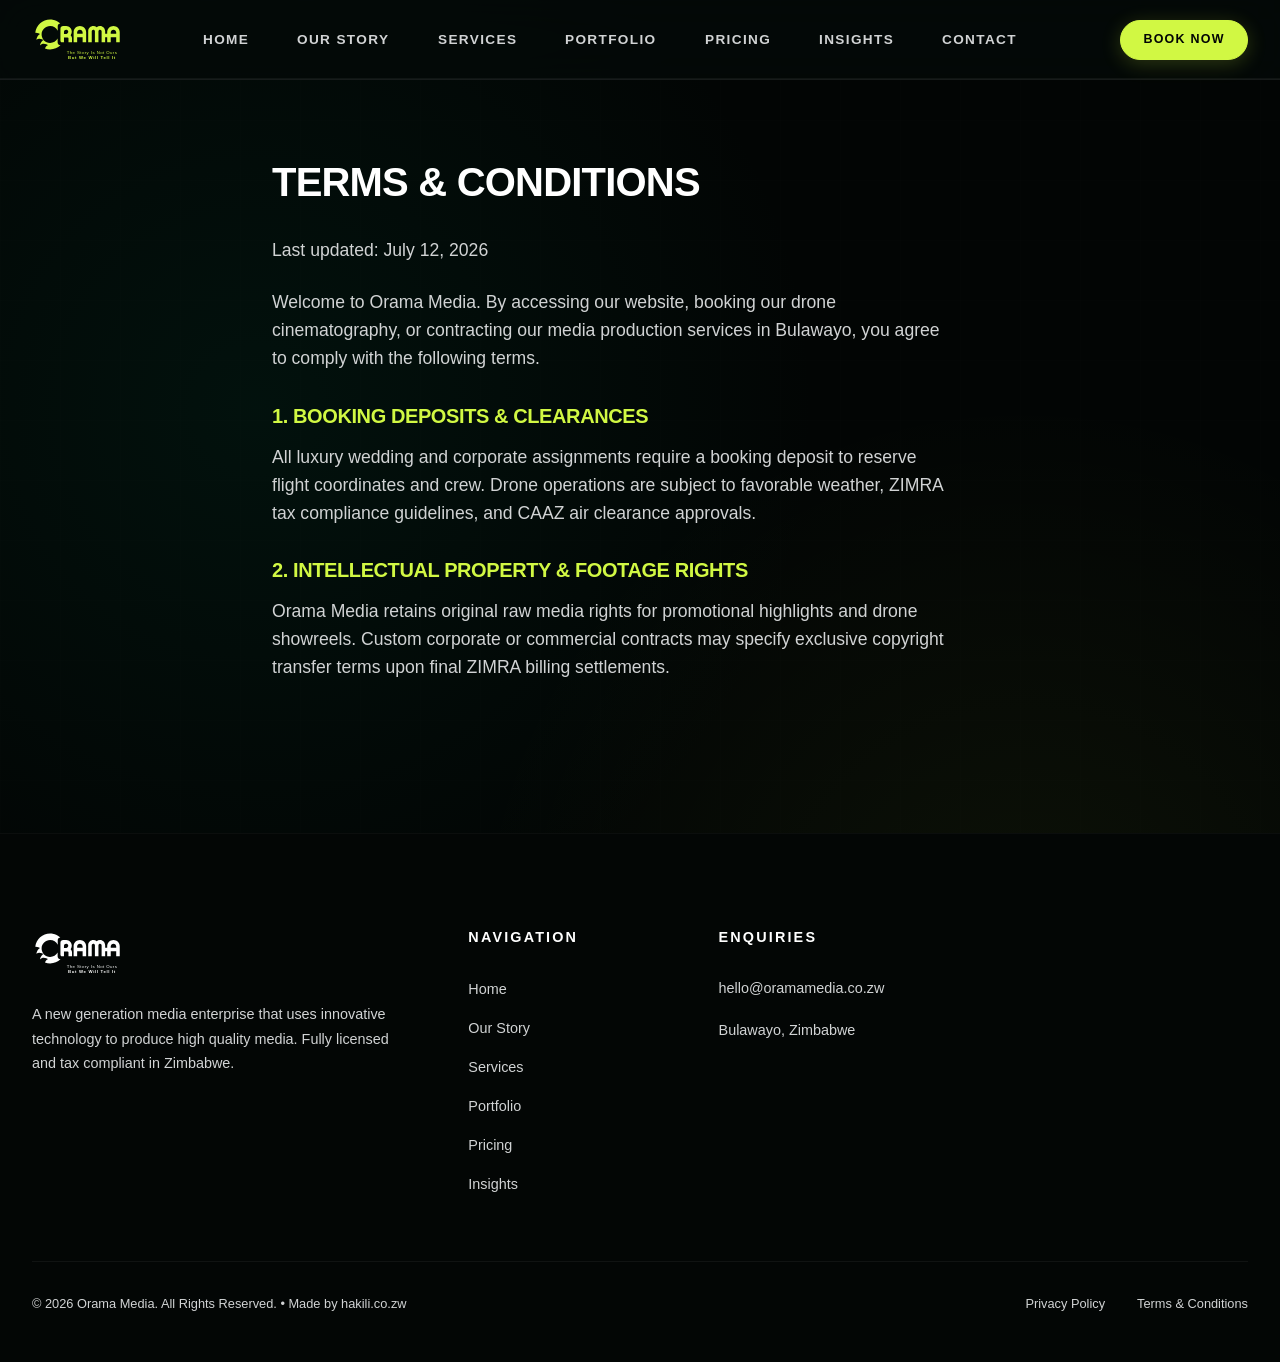
<file: terms.html>
<!DOCTYPE html>
<html lang="en">
<head>
  <meta charset="UTF-8">
  <meta name="viewport" content="width=device-width, initial-scale=1.0">
  <title>Terms &amp; Conditions | Orama Media</title>
  <meta name="description" content="Terms and Conditions for Orama Media services, drone cinematography and visual production in Bulawayo, Zimbabwe.">
  <link rel="stylesheet" href="css/style.css">
  <script src="https://www.google.com/recaptcha/api.js" async defer></script>
  <link rel="canonical" href="https://oramamedia.co.zw/terms.html">
  <link rel="icon" href="/favicon.ico" sizes="any">
  <link rel="icon" type="image/svg+xml" href="/favicon.svg">
  <link rel="apple-touch-icon" href="/apple-touch-icon.png">
</head>
<body>

  <!-- HEADER -->
  <header class="header" id="main-header">
    <div class="header__container">
      <a href="index.html" class="logo" id="header-logo-link">
        <svg style="height: 100%; width: auto; display: block;" xmlns="http://www.w3.org/2000/svg" viewBox="370 440 190 100" width="100%" height="100%">
  <!-- Orama Media Official Vector Logo directly extracted from Brand Booklet PDF -->
  <g fill="currentColor" fill-rule="evenodd">
    <!-- Logo Mark -->
    <path d="M 429.35 501.06 C 423.73 506.42, 416.12 509.71, 407.75 509.71 C 403.98 509.71, 400.36 509.04, 397.01 507.82 C 398.93 503.11, 401.82 501.25, 403.30 500.50 C 401.37 499.41, 393.11 495.02, 387.66 500.51 C 387.33 500.84, 387.02 501.19, 386.74 501.57 C 386.89 500.02, 387.47 496.40, 390.27 493.16 C 391.59 491.62, 393.02 490.64, 394.11 490.02 C 392.28 488.98, 384.65 484.93, 379.22 489.35 C 380.76 481.15, 384.95 478.37, 386.84 477.41 C 385.51 476.66, 381.17 474.34, 376.81 474.77 C 378.68 459.32, 391.81 447.30, 407.75 447.30 C 411.71 447.30, 415.74 448.33, 415.74 448.33 C 422.35 450.09, 426.82 453.65, 429.05 455.71 C 426.06 455.71, 423.64 458.14, 423.64 461.13 C 423.65 464.27, 423.66 467.40, 423.66 470.54 C 420.72 464.73, 414.69 460.73, 407.75 460.73 C 398.03 460.73, 390.30 468.44, 390.02 478.02 C 389.74 487.85, 397.66 496.15, 407.51 496.28 C 414.36 496.37, 420.36 492.65, 423.41 487.05 L 423.41 495.12 C 423.41 496.76, 424.08 498.24, 425.15 499.32 C 426.23 500.39, 427.71 501.06, 429.35 501.06" />
    
    <!-- Letter R -->
    <path d="M 441.08 477.29 L 436.63 477.29 L 436.63 472.84 C 436.63 471.57, 437.16 470.42, 438.02 469.61 C 438.99 468.69, 440.39 468.20, 441.89 468.46 C 443.64 468.76, 445.09 470.15, 445.44 471.90 C 446.02 474.78, 443.85 477.29, 441.08 477.29 M 450.55 479.94 C 452.02 477.91, 452.92 475.49, 452.92 472.84 C 452.92 466.38, 447.84 461.19, 441.42 461.01 L 441.42 461.01 L 441.28 461.01 C 441.21 461.01, 441.15 461.00, 441.08 461.00 C 441.04 461.00, 440.99 461.01, 440.94 461.01 L 434.74 461.01 C 431.71 461.01, 429.24 463.46, 429.24 466.50 L 429.24 491.37 C 429.24 493.22, 430.74 494.72, 432.59 494.72 L 436.63 494.72 L 436.63 484.68 L 444.30 484.68 C 445.20 484.68, 446.01 485.48, 446.01 486.48 L 446.01 494.72 L 453.40 494.72 L 453.40 486.48 C 453.40 483.87, 452.26 481.60, 450.55 479.94" />
    
    <!-- Letter A -->
    <path d="M 475.46 476.96 L 464.09 476.96 L 464.09 474.03 C 464.09 470.95, 466.65 468.39, 469.77 468.39 C 472.90 468.39, 475.46 470.95, 475.46 474.03 L 475.46 476.96 M 469.77 461.00 C 462.53 461.00, 456.71 466.83, 456.71 474.03 L 456.71 494.72 L 464.09 494.72 L 464.09 484.35 L 475.46 484.35 L 475.46 494.72 L 482.84 494.72 L 482.84 474.03 C 482.84 466.83, 476.92 461.00, 469.77 461.00" />
    
    <!-- Letters M and second A -->
    <path d="M 545.43 476.96 L 534.07 476.96 L 534.07 474.03 C 534.07 470.95, 536.63 468.39, 539.75 468.39 C 542.88 468.39, 545.43 470.95, 545.43 474.03 L 545.43 476.96 M 539.75 461.00 C 532.51 461.00, 526.68 466.83, 526.68 474.03 L 526.68 476.96 L 522.43 476.96 L 522.43 471.91 C 522.43 466.12, 517.69 461.07, 511.90 461.00 C 509.15 460.97, 506.69 461.92, 504.76 463.61 C 502.87 461.95, 500.46 461.00, 497.80 461.00 C 491.93 461.00, 487.10 465.69, 487.10 471.52 L 487.10 494.72 L 494.49 494.72 L 494.49 471.87 C 494.49 470.05, 495.88 468.45, 497.69 468.39 C 499.59 468.33, 501.07 469.82, 501.07 471.71 L 501.07 494.72 L 508.46 494.72 L 508.46 471.52 C 508.46 469.68, 510.01 468.40, 511.75 468.39 C 513.59 468.38, 515.04 469.99, 515.04 471.83 L 515.04 494.72 L 522.43 494.72 L 522.43 484.35 L 526.68 484.35 L 526.68 494.72 L 534.07 494.72 L 534.07 484.35 L 545.43 484.35 L 545.43 494.72 L 552.82 494.72 L 552.82 474.03 C 552.82 466.83, 546.90 461.00, 539.75 461.00" />
    
    <!-- Underline -->
    <path d="M 436.63 506.08 L 552.82 506.08" />
    
    <!-- Tagline (Typographically aligned using official guidelines coordinates) -->
    <text x="495" y="519" font-family="'Montserrat', sans-serif" font-weight="500" font-size="9" text-anchor="middle" letter-spacing="0.1em">The Story Is Not Ours</text>
    <text x="495" y="530" font-family="'Montserrat', sans-serif" font-weight="800" font-size="9" text-anchor="middle" letter-spacing="0.15em">But We Will Tell It</text>
  </g>
</svg>

      </a>
      <nav class="nav" id="header-navigation">
        <a href="index.html" class="nav__link" id="nav-home">Home</a>
        <a href="about.html" class="nav__link" id="nav-about">Our Story</a>
        <a href="services.html" class="nav__link" id="nav-services">Services</a>
        <a href="portfolio.html" class="nav__link" id="nav-portfolio">Portfolio</a>
        <a href="pricing.html" class="nav__link" id="nav-pricing">Pricing</a>
        <a href="blog.html" class="nav__link" id="nav-blog">Insights</a>
        <a href="contact.html" class="nav__link" id="nav-contact">Contact</a>
        <a href="#" class="btn btn--accent nav__cta" id="nav-cta-btn" data-dialog-target="booking-dialog">Book Now</a>
      </nav>
      <button class="menu-btn" id="mobile-menu-toggle" aria-label="Toggle Menu" aria-expanded="false" aria-controls="header-navigation">
        <span class="menu-btn__line"></span>
        <span class="menu-btn__line"></span>
        <span class="menu-btn__line"></span>
      </button>
    </div>
  </header>

  <!-- CONTENT -->
  <section class="section scroll-reveal" style="padding-top: 160px; max-width: 800px;" id="terms-content">
    <h1 style="font-size: 2.5rem; margin-bottom: 2rem;">Terms &amp; Conditions</h1>
    <p style="margin-bottom: 1.5rem;">Last updated: July 12, 2026</p>
    <p style="margin-bottom: 1.5rem;">
      Welcome to Orama Media. By accessing our website, booking our drone cinematography, or contracting our media production services in Bulawayo, you agree to comply with the following terms.
    </p>
    <h3 style="font-size: 1.25rem; margin-top: 2rem; margin-bottom: 1rem; color: var(--color-accent);">1. Booking deposits &amp; Clearances</h3>
    <p style="margin-bottom: 1.5rem;">
      All luxury wedding and corporate assignments require a booking deposit to reserve flight coordinates and crew. Drone operations are subject to favorable weather, ZIMRA tax compliance guidelines, and CAAZ air clearance approvals.
    </p>
    <h3 style="font-size: 1.25rem; margin-top: 2rem; margin-bottom: 1rem; color: var(--color-accent);">2. Intellectual Property &amp; Footage Rights</h3>
    <p style="margin-bottom: 1.5rem;">
      Orama Media retains original raw media rights for promotional highlights and drone showreels. Custom corporate or commercial contracts may specify exclusive copyright transfer terms upon final ZIMRA billing settlements.
    </p>
  </section>

  <!-- BOOKING DIALOG & FOOTER -->
  <dialog id="booking-dialog">
    <div class="dialog-header">
      <h3 style="font-size: 1.25rem;">Book A Consultation</h3>
      <button class="dialog-close">&times;</button>
    </div>
    <form action="contact.php" method="post" id="booking-form" >
      <div class="form-group">
        <label for="booking-name" class="form-label">Full Name</label>
        <input type="text" id="booking-name" name="name" class="form-control" placeholder="John Doe" required>
      </div>
                <div class="form-group" style="margin: 1.5rem 0;">
            
          </div>
          <button type="submit" class="btn btn--accent w-100">Send Enquiry</button>
    </form>
  </dialog>

  <footer class="footer">
    <div class="footer__container">
      <div class="footer__brand">
        <a href="index.html" class="footer__logo" aria-label="Orama Media Homepage">
          <svg style="height: 100%; width: auto; display: block; color: var(--color-white);" xmlns="http://www.w3.org/2000/svg" viewBox="370 440 190 100" width="100%" height="100%">
  <!-- Orama Media Official Vector Logo directly extracted from Brand Booklet PDF -->
  <g fill="currentColor" fill-rule="evenodd">
    <!-- Logo Mark -->
    <path d="M 429.35 501.06 C 423.73 506.42, 416.12 509.71, 407.75 509.71 C 403.98 509.71, 400.36 509.04, 397.01 507.82 C 398.93 503.11, 401.82 501.25, 403.30 500.50 C 401.37 499.41, 393.11 495.02, 387.66 500.51 C 387.33 500.84, 387.02 501.19, 386.74 501.57 C 386.89 500.02, 387.47 496.40, 390.27 493.16 C 391.59 491.62, 393.02 490.64, 394.11 490.02 C 392.28 488.98, 384.65 484.93, 379.22 489.35 C 380.76 481.15, 384.95 478.37, 386.84 477.41 C 385.51 476.66, 381.17 474.34, 376.81 474.77 C 378.68 459.32, 391.81 447.30, 407.75 447.30 C 411.71 447.30, 415.74 448.33, 415.74 448.33 C 422.35 450.09, 426.82 453.65, 429.05 455.71 C 426.06 455.71, 423.64 458.14, 423.64 461.13 C 423.65 464.27, 423.66 467.40, 423.66 470.54 C 420.72 464.73, 414.69 460.73, 407.75 460.73 C 398.03 460.73, 390.30 468.44, 390.02 478.02 C 389.74 487.85, 397.66 496.15, 407.51 496.28 C 414.36 496.37, 420.36 492.65, 423.41 487.05 L 423.41 495.12 C 423.41 496.76, 424.08 498.24, 425.15 499.32 C 426.23 500.39, 427.71 501.06, 429.35 501.06" />
    
    <!-- Letter R -->
    <path d="M 441.08 477.29 L 436.63 477.29 L 436.63 472.84 C 436.63 471.57, 437.16 470.42, 438.02 469.61 C 438.99 468.69, 440.39 468.20, 441.89 468.46 C 443.64 468.76, 445.09 470.15, 445.44 471.90 C 446.02 474.78, 443.85 477.29, 441.08 477.29 M 450.55 479.94 C 452.02 477.91, 452.92 475.49, 452.92 472.84 C 452.92 466.38, 447.84 461.19, 441.42 461.01 L 441.42 461.01 L 441.28 461.01 C 441.21 461.01, 441.15 461.00, 441.08 461.00 C 441.04 461.00, 440.99 461.01, 440.94 461.01 L 434.74 461.01 C 431.71 461.01, 429.24 463.46, 429.24 466.50 L 429.24 491.37 C 429.24 493.22, 430.74 494.72, 432.59 494.72 L 436.63 494.72 L 436.63 484.68 L 444.30 484.68 C 445.20 484.68, 446.01 485.48, 446.01 486.48 L 446.01 494.72 L 453.40 494.72 L 453.40 486.48 C 453.40 483.87, 452.26 481.60, 450.55 479.94" />
    
    <!-- Letter A -->
    <path d="M 475.46 476.96 L 464.09 476.96 L 464.09 474.03 C 464.09 470.95, 466.65 468.39, 469.77 468.39 C 472.90 468.39, 475.46 470.95, 475.46 474.03 L 475.46 476.96 M 469.77 461.00 C 462.53 461.00, 456.71 466.83, 456.71 474.03 L 456.71 494.72 L 464.09 494.72 L 464.09 484.35 L 475.46 484.35 L 475.46 494.72 L 482.84 494.72 L 482.84 474.03 C 482.84 466.83, 476.92 461.00, 469.77 461.00" />
    
    <!-- Letters M and second A -->
    <path d="M 545.43 476.96 L 534.07 476.96 L 534.07 474.03 C 534.07 470.95, 536.63 468.39, 539.75 468.39 C 542.88 468.39, 545.43 470.95, 545.43 474.03 L 545.43 476.96 M 539.75 461.00 C 532.51 461.00, 526.68 466.83, 526.68 474.03 L 526.68 476.96 L 522.43 476.96 L 522.43 471.91 C 522.43 466.12, 517.69 461.07, 511.90 461.00 C 509.15 460.97, 506.69 461.92, 504.76 463.61 C 502.87 461.95, 500.46 461.00, 497.80 461.00 C 491.93 461.00, 487.10 465.69, 487.10 471.52 L 487.10 494.72 L 494.49 494.72 L 494.49 471.87 C 494.49 470.05, 495.88 468.45, 497.69 468.39 C 499.59 468.33, 501.07 469.82, 501.07 471.71 L 501.07 494.72 L 508.46 494.72 L 508.46 471.52 C 508.46 469.68, 510.01 468.40, 511.75 468.39 C 513.59 468.38, 515.04 469.99, 515.04 471.83 L 515.04 494.72 L 522.43 494.72 L 522.43 484.35 L 526.68 484.35 L 526.68 494.72 L 534.07 494.72 L 534.07 484.35 L 545.43 484.35 L 545.43 494.72 L 552.82 494.72 L 552.82 474.03 C 552.82 466.83, 546.90 461.00, 539.75 461.00" />
    
    <!-- Underline -->
    <path d="M 436.63 506.08 L 552.82 506.08" />
    
    <!-- Tagline (Typographically aligned using official guidelines coordinates) -->
    <text x="495" y="519" font-family="'Montserrat', sans-serif" font-weight="500" font-size="9" text-anchor="middle" letter-spacing="0.1em">The Story Is Not Ours</text>
    <text x="495" y="530" font-family="'Montserrat', sans-serif" font-weight="800" font-size="9" text-anchor="middle" letter-spacing="0.15em">But We Will Tell It</text>
  </g>
</svg>

        </a>
        <p class="footer__brand-text">
          A new generation media enterprise that uses innovative technology to produce high quality media. Fully licensed and tax compliant in Zimbabwe.
        </p>
      </div>
      <div class="footer__col">
        <h4>Navigation</h4>
        <div class="footer__links">
          <a href="index.html">Home</a>
          <a href="about.html">Our Story</a>
          <a href="services.html">Services</a>
          <a href="portfolio.html">Portfolio</a>
          <a href="pricing.html">Pricing</a>
          <a href="blog.html">Insights</a>
        </div>
      </div>
      <div class="footer__col">
        <h4>Enquiries</h4>
        <div class="footer__contact">
          <div class="footer__contact-item">
            <span>hello@oramamedia.co.zw</span>
          </div>
          <div class="footer__contact-item">
            <span>Bulawayo, Zimbabwe</span>
          </div>
        </div>
      </div>
    </div>
    <div class="footer__bottom">
      <span>&copy; 2026 Orama Media. All Rights Reserved. &bull; Made by <a href="https://hakili.co.zw" target="_blank" rel="noopener noreferrer" class="footer__credit-link">hakili.co.zw</a></span>
      <div class="footer__legal">
        <a href="privacy.html">Privacy Policy</a>
        <a href="terms.html">Terms &amp; Conditions</a>
        
      </div>
    </div>
  </footer>

  <script src="js/main.js?v=6"></script>
</body>
</html>
</file>
<file: css/style.css>
@layer reset, base, theme, components, utilities;

/* ----------------------------------------------------
   LAYERS DEFINITIONS
   ---------------------------------------------------- */

@layer theme {
  :root {
    
    --color-primary: #005840;
    --color-primary-rgb: 0, 88, 64;
    --color-accent: #d1f843;
    --color-accent-rgb: 209, 248, 67;
    --color-white: #ffffff;
    --color-grey: #d1d3d4;
    
    
    --color-bg-dark: #020504;
    --color-bg-dark-rgb: 2, 5, 4;
    --color-card-bg: rgba(6, 12, 10, 0.85);
    --color-card-border: rgba(255, 255, 255, 0.05);
    --color-card-border-hover: rgba(209, 248, 67, 0.5);

    
    --gradient-primary: linear-gradient(135deg, #005840 0%, #008f67 100%);
    --gradient-accent: linear-gradient(135deg, #d1f843 0%, rgba(209, 248, 67, 0.05) 100%);
    --gradient-brand: linear-gradient(135deg, #d1f843 0%, #005840 100%);
    
    
    --font-primary: 'Montserrat', sans-serif;
    
    
    --transition-duration-fast: 0.18s;
    --transition-duration-normal: 0.35s;
    --transition-duration-slow: 0.7s;
    --transition-ease-premium: cubic-bezier(0.16, 1, 0.3, 1);
    --transition-spring: cubic-bezier(0.34, 1.56, 0.64, 1);
    --transition-apple: cubic-bezier(0.22, 1, 0.36, 1);
    
    
    --header-height: 80px;
    --border-radius-sm: 6px;
    --border-radius-md: 14px;
    --border-radius-lg: 28px;
    --border-radius-pill: 9999px;
    
    
    --min-touch-target: 44px;
    
    
    --content-max-width: 1280px;
  }
}

@layer reset {
  
  *, *::before, *::after {
    box-sizing: border-box;
    margin: 0;
    padding: 0;
  }

  html {
    scroll-behavior: smooth;
    -webkit-text-size-adjust: 100%;
  }

  body {
    min-height: 100vh;
    text-rendering: optimizeSpeed;
    line-height: 1.6;
    background-color: var(--color-bg-dark);
    color: var(--color-white);
    font-family: var(--font-primary);
  }

  img, picture, svg, video {
    display: block;
    max-width: 100%;
    height: auto;
  }

  video {
    object-fit: cover;
  }

  a {
    color: inherit;
    text-decoration: none;
  }

  button, input, select, textarea {
    font: inherit;
    color: inherit;
    background: transparent;
    border: none;
  }

  button {
    cursor: pointer;
  }

  ul, ol {
    list-style: none;
  }
}

@layer base {
  body {
    font-family: var(--font-primary);
    background-color: var(--color-bg-dark);
    color: var(--color-white);
    overflow-x: hidden;
    
    background-image: 
      radial-gradient(circle at 20% 30%, rgba(0, 88, 64, 0.15) 0%, transparent 40%),
      radial-gradient(circle at 80% 70%, rgba(209, 248, 67, 0.05) 0%, transparent 40%),
      linear-gradient(rgba(255, 255, 255, 0.005) 1px, transparent 1px),
      linear-gradient(90deg, rgba(255, 255, 255, 0.005) 1px, transparent 1px);
    background-size: 100% 100%, 100% 100%, 60px 60px, 60px 60px;
  }

  
  h1, h2, h3, h4, h5, h6 {
    font-weight: 900;
    line-height: 1.1;
    letter-spacing: -0.02em;
    text-transform: uppercase;
  }

  h1 {
    font-size: clamp(2.5rem, 6vw, 4.5rem);
    font-weight: 900;
  }

  h2 {
    font-size: clamp(1.8rem, 4vw, 2.8rem);
    margin-bottom: 1.5rem;
    position: relative;
    display: inline-block;
  }
  
  h2::after {
    content: '';
    display: block;
    width: 40px;
    height: 4px;
    background-color: var(--color-accent);
    margin-top: 0.5rem;
    border-radius: var(--border-radius-pill);
    transition: width var(--transition-duration-normal) var(--transition-ease-premium);
  }

  section:hover h2::after {
    width: 80px;
  }

  p {
    font-size: clamp(0.95rem, 1.5vw, 1.1rem);
    color: var(--color-grey);
    font-weight: 400;
    max-width: 70ch;
    text-wrap: pretty;
  }

  
  :focus-visible {
    outline: 2px solid var(--color-accent);
    outline-offset: 4px;
  }

  
  ::selection {
    background-color: var(--color-accent);
    color: var(--color-bg-dark);
  }

  
  ::-webkit-scrollbar {
    width: 8px;
    height: 8px;
  }

  ::-webkit-scrollbar-track {
    background: var(--color-bg-dark);
  }

  ::-webkit-scrollbar-thumb {
    background: var(--color-primary);
    border-radius: var(--border-radius-pill);
  }

  ::-webkit-scrollbar-thumb:hover {
    background: var(--color-accent);
  }
}

@layer components {
  /* ----------------------------------------------------
     NAV BAR
     ---------------------------------------------------- */
  .header {
    position: fixed;
    top: 0;
    left: 0;
    width: 100%;
    height: calc(var(--header-height) + env(safe-area-inset-top, 0px));
    padding-top: env(safe-area-inset-top, 0px);
    background-color: rgba(5, 10, 8, 0.75);
    backdrop-filter: blur(20px) saturate(180%);
    -webkit-backdrop-filter: blur(20px) saturate(180%);
    z-index: 1000;
    border-bottom: 1px solid rgba(255, 255, 255, 0.08);
    box-shadow: inset 0 -1px 0 0 rgba(255, 255, 255, 0.05);
    transition: background-color var(--transition-duration-fast) var(--transition-apple), border-color var(--transition-duration-fast) ease;
    will-change: background-color;
  }

  .header--scrolled {
    background-color: rgba(3, 7, 5, 0.94);
    border-bottom: 1px solid rgba(209, 248, 67, 0.15);
    box-shadow: 0 10px 30px rgba(0, 0, 0, 0.5);
  }

  .header__container {
    max-width: var(--content-max-width);
    margin: 0 auto;
    padding: 0 2rem;
    height: 100%;
    display: flex;
    justify-content: flex-start;
    align-items: center;
    gap: 4.5rem;
  }

  .logo {
    display: flex;
    align-items: center;
    height: 48px;
    color: var(--color-accent);
    transition: transform var(--transition-duration-fast) ease;
  }

  .logo:hover {
    transform: scale(1.02);
  }

  .logo img,
  .logo svg {
    height: 100%;
    width: auto;
    object-fit: contain;
  }

  .nav {
    display: flex;
    gap: 2rem;
    align-items: center;
    flex-grow: 1;
  }

  .nav__link {
    font-size: 0.85rem;
    font-weight: 700;
    text-transform: uppercase;
    letter-spacing: 0.1em;
    padding: 0.6rem 0.5rem;
    min-height: var(--min-touch-target);
    display: inline-flex;
    align-items: center;
    position: relative;
    color: var(--color-grey);
    transition: color var(--transition-duration-fast) var(--transition-apple), transform var(--transition-duration-fast) var(--transition-spring);
    will-change: transform, color;
  }

  .nav__link:active {
    transform: scale(0.96);
  }

  .nav__link:hover,
  .nav__link--active {
    color: var(--color-accent);
  }

  .nav__link::after {
    content: '';
    position: absolute;
    bottom: 0;
    left: 0;
    width: 0;
    height: 2px;
    background-color: var(--color-accent);
    transition: width var(--transition-duration-fast) ease;
  }

  .nav__link:hover::after,
  .nav__link--active::after {
    width: 100%;
  }

  .nav__cta {
    margin-left: auto;
    padding: 0.5rem 1.4rem !important;
    font-size: 0.78rem !important;
    letter-spacing: 0.1em !important;
    min-height: 40px !important;
    height: 40px !important;
    white-space: nowrap !important;
    flex-shrink: 0;
  }

  .menu-btn {
    display: none;
    flex-direction: column;
    justify-content: center;
    align-items: center;
    gap: 6px;
    width: var(--min-touch-target);
    height: var(--min-touch-target);
    padding: 8px;
    background: transparent;
    border: none;
    z-index: 1100;
    cursor: pointer;
    touch-action: manipulation;
    transition: transform var(--transition-duration-fast) var(--transition-spring);
  }

  .menu-btn:active {
    transform: scale(0.92);
  }

  .menu-btn__line {
    width: 100%;
    height: 2px;
    background-color: var(--color-white);
    transition: all var(--transition-duration-fast) ease;
  }

  /* ----------------------------------------------------
     BUTTONS
     ---------------------------------------------------- */
  .btn {
    display: inline-flex;
    align-items: center;
    justify-content: center;
    gap: 0.75rem;
    padding: 0.9rem 2rem;
    min-height: var(--min-touch-target);
    font-size: 0.85rem;
    font-weight: 800;
    text-transform: uppercase;
    letter-spacing: 0.15em;
    border-radius: var(--border-radius-pill);
    transition: all var(--transition-duration-normal) var(--transition-apple);
    position: relative;
    overflow: hidden;
    touch-action: manipulation;
    will-change: transform, box-shadow;
    -webkit-tap-highlight-color: transparent;
    white-space: nowrap;
  }

  .btn:active {
    transform: scale(0.96) translateY(0) !important;
    box-shadow: 0 2px 10px rgba(0, 0, 0, 0.4) !important;
  }

  .btn--primary {
    background: var(--gradient-primary);
    color: var(--color-white);
    border: none;
    box-shadow: 0 4px 20px rgba(0, 88, 64, 0.3);
  }

  .btn--primary:hover {
    background: var(--gradient-brand);
    color: var(--color-white);
    box-shadow: 0 8px 30px rgba(209, 248, 67, 0.35), 0 0 15px rgba(209, 248, 67, 0.2);
    transform: translateY(-2px);
  }

  .btn--accent {
    background-color: var(--color-accent);
    color: var(--color-bg-dark);
    border: 1px solid var(--color-accent);
    box-shadow: 0 4px 20px rgba(209, 248, 67, 0.2);
  }

  .btn--accent:hover {
    background-color: transparent;
    color: var(--color-accent);
    box-shadow: 0 8px 30px rgba(209, 248, 67, 0.1);
    transform: translateY(-2px);
  }

  .btn--outline {
    background-color: transparent;
    color: var(--color-white);
    border: 1px solid rgba(255, 255, 255, 0.2);
  }

  .btn--outline:hover {
    border-color: var(--color-accent);
    color: var(--color-accent);
    transform: translateY(-2px);
  }

  .btn--whatsapp {
    background-color: #25d366;
    color: white;
    box-shadow: 0 4px 15px rgba(37, 211, 102, 0.3);
  }

  .btn--whatsapp:hover {
    background-color: #128c7e;
    transform: translateY(-2px);
  }

  /* ----------------------------------------------------
     CARDS & GLASSMORPHISM
     ---------------------------------------------------- */
  .card {
    background: var(--color-card-bg);
    border: 1px solid var(--color-card-border);
    border-radius: var(--border-radius-md);
    padding: 2.5rem;
    backdrop-filter: blur(16px) saturate(160%);
    -webkit-backdrop-filter: blur(16px) saturate(160%);
    box-shadow: inset 0 1px 0 0 rgba(255, 255, 255, 0.12), 0 8px 32px rgba(0, 0, 0, 0.4);
    transition: transform var(--transition-duration-normal) var(--transition-spring), border-color var(--transition-duration-normal) ease, box-shadow var(--transition-duration-normal) ease;
    position: relative;
    overflow: hidden;
    will-change: transform;
  }

  .card::before {
    content: '';
    position: absolute;
    top: 0;
    left: 0;
    width: 100%;
    height: 100%;
    background: radial-gradient(circle at top right, rgba(209, 248, 67, 0.08) 0%, transparent 65%);
    opacity: 0;
    transition: opacity var(--transition-duration-normal) ease;
    pointer-events: none;
  }

  .card:hover {
    transform: translateY(-6px) scale(1.008);
    border-color: var(--color-card-border-hover);
    box-shadow: inset 0 1px 0 0 rgba(255, 255, 255, 0.2), 0 16px 48px rgba(209, 248, 67, 0.18), 0 0 30px rgba(0, 88, 64, 0.25);
  }

  .card:active {
    transform: translateY(-2px) scale(0.99);
  }

  .card:hover::before {
    opacity: 1;
  }

  /* ----------------------------------------------------
     HERO SECTION
     ---------------------------------------------------- */
  .hero {
    position: relative;
    min-height: 100vh;
    display: flex;
    align-items: center;
    justify-content: center;
    overflow: hidden;
    padding: 120px 2rem 60px 2rem;
  }

  .hero__bg {
    position: absolute;
    inset: 0;
    z-index: -2;
    overflow: hidden;
    background-color: #030805;
  }

  .hero__video-container {
    position: absolute;
    inset: 0;
    width: 100%;
    height: 100%;
  }

  .hero__video {
    width: 100%;
    height: 100%;
    object-position: center;
    opacity: 0.45;
  }

  .hero__overlay {
    position: absolute;
    inset: 0;
    background: linear-gradient(to bottom, rgba(5, 10, 8, 0.4) 0%, rgba(5, 10, 8, 0.95) 100%);
    z-index: -1;
  }

  .hero__container {
    max-width: var(--content-max-width);
    margin: 0 auto;
    text-align: center;
    z-index: 10;
    transform: translateY(-55px);
  }

  .hero__tagline {
    font-size: clamp(0.75rem, 2vw, 0.95rem);
    font-weight: 800;
    text-transform: uppercase;
    letter-spacing: 0.4em;
    color: var(--color-accent);
    margin-bottom: 1.5rem;
    display: block;
    animation: fade-in-up 1s var(--transition-ease-premium) forwards;
  }

  .hero__title {
    margin-bottom: 6.5rem;
    animation: fade-in-up 1.2s var(--transition-ease-premium) forwards;
    letter-spacing: -0.03em;
  }

  .hero__title span {
    color: transparent;
    -webkit-text-stroke: 1px var(--color-white);
    display: block;
    font-weight: 300;
  }

  .hero__description {
    max-width: 650px;
    margin: 0 auto 2.5rem auto;
    font-size: clamp(1rem, 2vw, 1.25rem);
    animation: fade-in-up 1.4s var(--transition-ease-premium) forwards;
  }

  .hero__actions {
    display: flex;
    gap: 1.5rem;
    justify-content: center;
    flex-wrap: wrap;
    animation: fade-in-up 1.6s var(--transition-ease-premium) forwards;
  }

  .hero__scroll-down {
    position: absolute;
    bottom: 2rem;
    left: 50%;
    transform: translateX(-50%);
    display: flex;
    flex-direction: column;
    align-items: center;
    gap: 8px;
    color: var(--color-grey);
    font-size: 0.75rem;
    font-weight: 700;
    text-transform: uppercase;
    letter-spacing: 0.2em;
    opacity: 0.7;
    transition: opacity var(--transition-duration-fast) ease;
  }

  .hero__scroll-down:hover {
    opacity: 1;
    color: var(--color-accent);
  }

  .hero__scroll-down svg {
    animation: bounce 2s infinite;
  }

  /* ----------------------------------------------------
     LAYOUT SECTIONS
     ---------------------------------------------------- */
  .section {
    padding: 8rem 2rem;
    max-width: var(--content-max-width);
    margin: 0 auto;
    width: 100%;
  }

  .section-header {
    text-align: center;
    margin-bottom: 5rem;
    max-width: 700px;
    margin-left: auto;
    margin-right: auto;
  }

  .section-header p {
    margin: 1.5rem auto 0 auto;
  }

  .grid-2 {
    display: grid;
    grid-template-columns: repeat(2, 1fr);
    gap: 4rem;
    align-items: center;
  }

  .grid-3 {
    display: grid;
    grid-template-columns: repeat(3, 1fr);
    gap: 2.5rem;
  }

  .grid-4 {
    display: grid;
    grid-template-columns: repeat(4, 1fr);
    gap: 2rem;
  }

  /* ----------------------------------------------------
     FEATURE PILLARS / CREDENTIALS
     ---------------------------------------------------- */
  .pillar-list {
    display: grid;
    grid-template-columns: repeat(3, 1fr);
    gap: 2.5rem;
    margin-top: 4rem;
  }

  .pillar-card {
    text-align: center;
  }

  .pillar-card__icon {
    width: 64px;
    height: 64px;
    background-color: rgba(209, 248, 67, 0.08);
    color: var(--color-accent);
    border-radius: var(--border-radius-md);
    display: flex;
    align-items: center;
    justify-content: center;
    margin: 0 auto 2rem auto;
    border: 1px solid rgba(209, 248, 67, 0.2);
    transition: all var(--transition-duration-fast) ease;
  }

  .pillar-card:hover .pillar-card__icon {
    background: var(--gradient-brand);
    color: var(--color-white);
    border-color: transparent;
    transform: scale(1.05);
  }

  .pillar-card h3 {
    margin-bottom: 1rem;
    font-size: 1.25rem;
  }

  .badge-banner {
    display: inline-flex;
    align-items: center;
    gap: 2rem;
    background-color: rgba(0, 88, 64, 0.15);
    border: 1px solid rgba(209, 248, 67, 0.2);
    border-radius: var(--border-radius-md);
    padding: 1.5rem 3rem;
    backdrop-filter: blur(8px);
    -webkit-backdrop-filter: blur(8px);
    max-width: 100%;
  }

  .badge-item {
    display: flex;
    align-items: center;
    gap: 0.75rem;
  }

  .badge-item svg {
    color: var(--color-accent);
    flex-shrink: 0;
  }

  .badge-item span {
    font-weight: 700;
    font-size: 0.85rem;
    text-transform: uppercase;
    letter-spacing: 0.05em;
  }

  /* ----------------------------------------------------
     PORTFOLIO GRID
     ---------------------------------------------------- */
  .portfolio-filter {
    display: flex;
    justify-content: center;
    gap: 1rem;
    margin-bottom: 3.5rem;
    flex-wrap: wrap;
  }

  .filter-btn {
    padding: 0.6rem 1.5rem;
    min-height: var(--min-touch-target);
    display: inline-flex;
    align-items: center;
    justify-content: center;
    font-size: 0.8rem;
    font-weight: 700;
    text-transform: uppercase;
    letter-spacing: 0.1em;
    border: 1px solid rgba(255, 255, 255, 0.12);
    border-radius: var(--border-radius-pill);
    transition: all var(--transition-duration-fast) var(--transition-apple);
    touch-action: manipulation;
    will-change: transform;
    -webkit-tap-highlight-color: transparent;
  }

  .filter-btn:hover,
  .filter-btn--active {
    background-color: var(--color-accent);
    color: var(--color-bg-dark);
    border-color: var(--color-accent);
    box-shadow: 0 4px 15px rgba(209, 248, 67, 0.25);
  }

  .filter-btn:active {
    transform: scale(0.94);
  }

  .portfolio-grid {
    display: grid;
    grid-template-columns: repeat(auto-fill, minmax(360px, 1fr));
    gap: 2rem;
  }

  .portfolio-item {
    position: relative;
    border-radius: var(--border-radius-md);
    overflow: hidden;
    aspect-ratio: 16 / 10;
    border: 1px solid rgba(255, 255, 255, 0.05);
    background-color: #121e18;
    transition: all var(--transition-duration-normal) var(--transition-ease-premium);
  }

  .portfolio-item__img {
    width: 100%;
    height: 100%;
    object-fit: cover;
    transition: transform var(--transition-duration-slow) var(--transition-ease-premium);
  }

  .portfolio-item__overlay {
    position: absolute;
    inset: 0;
    background: linear-gradient(to top, rgba(5, 10, 8, 0.9) 0%, rgba(5, 10, 8, 0.2) 60%, transparent 100%);
    padding: 2rem;
    display: flex;
    flex-direction: column;
    justify-content: flex-end;
    opacity: 0;
    transition: opacity var(--transition-duration-normal) ease;
  }

  .portfolio-item:hover {
    transform: translateY(-5px);
    box-shadow: 0 10px 30px rgba(0, 88, 64, 0.3);
  }

  .portfolio-item:hover .portfolio-item__img {
    transform: scale(1.08);
  }

  .portfolio-item:hover .portfolio-item__overlay {
    opacity: 1;
  }

  .portfolio-item__category {
    font-size: 0.7rem;
    font-weight: 800;
    color: var(--color-accent);
    text-transform: uppercase;
    letter-spacing: 0.15em;
    margin-bottom: 0.5rem;
  }

  .portfolio-item__title {
    font-size: 1.4rem;
    font-weight: 800;
    margin-bottom: 0.5rem;
  }

  .portfolio-item__link {
    font-size: 0.75rem;
    font-weight: 700;
    text-transform: uppercase;
    letter-spacing: 0.1em;
    display: inline-flex;
    align-items: center;
    gap: 6px;
    margin-top: 0.5rem;
    color: var(--color-white);
    transition: color var(--transition-duration-fast) ease;
  }

  .portfolio-item__link:hover {
    color: var(--color-accent);
  }

  /* ----------------------------------------------------
     TESTIMONIALS SLIDER
     ---------------------------------------------------- */
  .testimonials {
    position: relative;
    max-width: 900px;
    margin: 0 auto;
    overflow: hidden;
  }

  .testimonial-track {
    display: flex;
    transition: transform 0.5s ease-in-out;
  }

  .testimonial-slide {
    min-width: 100%;
    padding: 2rem;
    text-align: center;
  }

  .testimonial-slide p {
    font-size: clamp(1.2rem, 3vw, 1.6rem);
    color: var(--color-white);
    font-style: italic;
    font-weight: 500;
    line-height: 1.5;
    margin-bottom: 2.5rem;
    position: relative;
    max-width: 100%;
  }

  .testimonial-slide p::before {
    content: '“';
    font-size: 5rem;
    color: rgba(209, 248, 67, 0.2);
    position: absolute;
    top: -2.5rem;
    left: 50%;
    transform: translateX(-50%);
    font-family: serif;
  }

  .testimonial-author {
    display: flex;
    flex-direction: column;
    align-items: center;
    gap: 0.5rem;
  }

  .testimonial-author__name {
    font-weight: 700;
    text-transform: uppercase;
    letter-spacing: 0.1em;
  }

  .testimonial-author__company {
    font-size: 0.8rem;
    color: var(--color-accent);
    font-weight: 600;
    text-transform: uppercase;
    letter-spacing: 0.05em;
  }

  .testimonial-controls {
    display: flex;
    justify-content: center;
    gap: 1.5rem;
    margin-top: 3rem;
  }

  .testimonial-btn {
    width: 44px;
    height: 44px;
    border-radius: 50%;
    border: 1px solid rgba(255, 255, 255, 0.1);
    display: flex;
    align-items: center;
    justify-content: center;
    transition: all var(--transition-duration-fast) ease;
  }

  .testimonial-btn:hover {
    background-color: var(--color-accent);
    color: var(--color-bg-dark);
    border-color: var(--color-accent);
  }

  /* ----------------------------------------------------
     PRICING PACKAGES
     ---------------------------------------------------- */
  .pricing-table {
    display: grid;
    grid-template-columns: repeat(3, 1fr);
    gap: 2.5rem;
    align-items: stretch;
  }

  .price-card {
    display: flex;
    flex-direction: column;
  }

  .price-card--featured {
    border-color: var(--color-accent);
    transform: scale(1.03);
    box-shadow: 0 10px 30px rgba(209, 248, 67, 0.15), 0 0 15px rgba(0, 88, 64, 0.2);
  }

  .price-card--featured:hover {
    border-color: var(--color-accent);
    box-shadow: 0 15px 45px rgba(209, 248, 67, 0.3), 0 0 30px rgba(0, 88, 64, 0.3);
  }

  .price-card__featured-badge {
    position: absolute;
    top: 1.5rem;
    right: 1.5rem;
    background-color: var(--color-accent);
    color: var(--color-bg-dark);
    font-size: 0.65rem;
    font-weight: 800;
    padding: 0.3rem 0.8rem;
    border-radius: var(--border-radius-pill);
    text-transform: uppercase;
    letter-spacing: 0.1em;
  }

  .price-card__header {
    margin-bottom: 2rem;
  }

  .price-card__name {
    font-size: 1.25rem;
    margin-bottom: 1rem;
    color: var(--color-grey);
  }

  .price-card__price {
    font-size: clamp(2rem, 4vw, 3rem);
    font-weight: 900;
    color: var(--color-white);
  }

  .price-card__price span {
    font-size: 0.95rem;
    font-weight: 500;
    color: var(--color-grey);
  }

  .price-card__features {
    display: flex;
    flex-direction: column;
    gap: 1rem;
    margin-bottom: 3rem;
    flex-grow: 1;
  }

  .price-card__features li {
    font-size: 0.9rem;
    display: flex;
    align-items: center;
    gap: 0.75rem;
    color: var(--color-grey);
  }

  .price-card__features li svg {
    color: var(--color-accent);
    flex-shrink: 0;
  }

  /* ----------------------------------------------------
     FAQ ACCORDION
     ---------------------------------------------------- */
  .faq-list {
    max-width: 800px;
    margin: 0 auto;
    display: flex;
    flex-direction: column;
    gap: 1.5rem;
  }

  .faq-item {
    border-bottom: 1px solid rgba(255, 255, 255, 0.08);
    padding-bottom: 1.5rem;
  }

  .faq-item summary {
    list-style: none;
    font-weight: 700;
    font-size: 1.1rem;
    text-transform: uppercase;
    letter-spacing: 0.05em;
    cursor: pointer;
    display: flex;
    justify-content: space-between;
    align-items: center;
    padding: 0.5rem 0;
    user-select: none;
    transition: color var(--transition-duration-fast) ease;
  }

  .faq-item summary::-webkit-details-marker {
    display: none;
  }

  .faq-item summary:hover {
    color: var(--color-accent);
  }

  .faq-item summary::after {
    content: '+';
    font-size: 1.5rem;
    font-weight: 300;
    color: var(--color-accent);
    transition: transform var(--transition-duration-fast) ease;
  }

  .faq-item[open] summary::after {
    content: '−';
  }

  .faq-item__content {
    padding-top: 1rem;
    color: var(--color-grey);
    line-height: 1.7;
    font-size: 0.95rem;
  }

  /* ----------------------------------------------------
     BLOG GRID
     ---------------------------------------------------- */
  .blog-grid {
    display: grid;
    grid-template-columns: repeat(3, 1fr);
    gap: 2.5rem;
  }

  .blog-card {
    background: var(--color-card-bg);
    border: 1px solid var(--color-card-border);
    border-radius: var(--border-radius-md);
    overflow: hidden;
    display: flex;
    flex-direction: column;
    transition: all var(--transition-duration-normal) var(--transition-ease-premium);
  }

  .blog-card:hover {
    transform: translateY(-5px);
    border-color: var(--color-card-border-hover);
  }

  .blog-card__img-container {
    aspect-ratio: 16 / 9;
    overflow: hidden;
    position: relative;
  }

  .blog-card__img {
    width: 100%;
    height: 100%;
    object-fit: cover;
    transition: transform var(--transition-duration-slow) var(--transition-ease-premium);
  }

  .blog-card:hover .blog-card__img {
    transform: scale(1.05);
  }

  .blog-card__content {
    padding: 2rem;
    display: flex;
    flex-direction: column;
    flex-grow: 1;
  }

  .blog-card__meta {
    display: flex;
    gap: 1rem;
    font-size: 0.75rem;
    font-weight: 600;
    color: var(--color-accent);
    text-transform: uppercase;
    letter-spacing: 0.1em;
    margin-bottom: 1rem;
  }

  .blog-card__title {
    font-size: 1.25rem;
    font-weight: 800;
    margin-bottom: 1rem;
    line-height: 1.3;
  }

  .blog-card__desc {
    font-size: 0.9rem;
    margin-bottom: 1.5rem;
    flex-grow: 1;
  }

  .blog-card__link {
    font-size: 0.8rem;
    font-weight: 700;
    text-transform: uppercase;
    letter-spacing: 0.1em;
    display: inline-flex;
    align-items: center;
    gap: 6px;
    color: var(--color-white);
    transition: color var(--transition-duration-fast) ease;
  }

  .blog-card__link:hover {
    color: var(--color-accent);
  }

  /* ----------------------------------------------------
     FORMS & INPUTS
     ---------------------------------------------------- */
  .form-group {
    margin-bottom: 2rem;
    position: relative;
  }

  .form-label {
    display: block;
    font-size: 0.75rem;
    font-weight: 700;
    text-transform: uppercase;
    letter-spacing: 0.1em;
    color: var(--color-grey);
    margin-bottom: 0.5rem;
    transition: color var(--transition-duration-fast) ease;
  }

  .form-control {
    width: 100%;
    background-color: rgba(255, 255, 255, 0.03);
    border: 1px solid rgba(255, 255, 255, 0.1);
    border-radius: var(--border-radius-sm);
    padding: 1rem 1.2rem;
    font-size: 0.95rem;
    color: var(--color-white);
    transition: all var(--transition-duration-fast) ease;
  }

  .form-control:focus {
    outline: none;
    border-color: var(--color-accent);
    background-color: rgba(0, 88, 64, 0.05);
    box-shadow: 0 0 10px rgba(209, 248, 67, 0.1);
  }

  .form-control:focus + .form-label {
    color: var(--color-accent);
  }

  textarea.form-control {
    resize: vertical;
    min-height: 120px;
  }

  .form-row {
    display: grid;
    grid-template-columns: repeat(2, 1fr);
    gap: 1.5rem;
  }

  /* ----------------------------------------------------
     DIALOGS & MODALS
     ---------------------------------------------------- */
  dialog {
    margin: auto;
    background: var(--color-bg-dark);
    border: 1px solid var(--color-card-border-hover);
    border-radius: var(--border-radius-md);
    padding: 3rem;
    max-width: 600px;
    width: 90%;
    box-shadow: 0 25px 50px rgba(0, 0, 0, 0.5);
    opacity: 0;
    transform: scale(0.95);
    transition-property: opacity, transform, display, overlay;
    transition-duration: var(--transition-duration-normal);
    transition-timing-function: var(--transition-ease-premium);
    transition-behavior: allow-discrete;
  }

  dialog[open] {
    opacity: 1;
    transform: scale(1);

    @starting-style {
      opacity: 0;
      transform: scale(0.95);
    }
  }

  dialog::backdrop {
    background-color: rgba(5, 10, 8, 0);
    backdrop-filter: blur(0px);
    -webkit-backdrop-filter: blur(0px);
    transition:
      display var(--transition-duration-normal) allow-discrete,
      overlay var(--transition-duration-normal) allow-discrete,
      background-color var(--transition-duration-normal) ease-out,
      backdrop-filter var(--transition-duration-normal) ease-out;
  }

  dialog[open]::backdrop {
    background-color: rgba(5, 10, 8, 0.85);
    backdrop-filter: blur(8px);
    -webkit-backdrop-filter: blur(8px);

    @starting-style {
      background-color: rgba(5, 10, 8, 0);
      backdrop-filter: blur(0px);
      -webkit-backdrop-filter: blur(0px);
    }
  }

  .dialog-header {
    display: flex;
    justify-content: space-between;
    align-items: center;
    margin-bottom: 2rem;
  }

  .dialog-close {
    background: transparent;
    border: none;
    font-size: 1.5rem;
    color: var(--color-grey);
    transition: color var(--transition-duration-fast) ease;
  }

  .dialog-close:hover {
    color: var(--color-accent);
  }

  /* ----------------------------------------------------
     FOOTER
     ---------------------------------------------------- */
  .footer {
    background-color: #030605;
    border-top: 1px solid rgba(255, 255, 255, 0.03);
    padding: 6rem 2rem 3rem 2rem;
  }

  .footer__container {
    max-width: var(--content-max-width);
    margin: 0 auto;
    display: grid;
    grid-template-columns: 2fr 1fr 1fr 1.5fr;
    gap: 4rem;
    margin-bottom: 4rem;
  }

  .footer__brand h3 {
    margin-bottom: 1.5rem;
  }

  .footer__brand-text {
    margin-bottom: 2rem;
    font-size: 0.9rem;
    line-height: 1.7;
  }

  .footer__logo {
    height: 48px;
    margin-bottom: 1.5rem;
    display: inline-flex;
    align-items: center;
  }

  .footer__logo img,
  .footer__logo svg {
    height: 100%;
    width: auto;
    object-fit: contain;
  }

  .footer__col h4 {
    font-size: 0.9rem;
    font-weight: 800;
    letter-spacing: 0.15em;
    margin-bottom: 2rem;
    color: var(--color-white);
  }

  .footer__links {
    display: flex;
    flex-direction: column;
    gap: 1rem;
  }

  .footer__links a {
    font-size: 0.9rem;
    color: var(--color-grey);
    font-weight: 500;
    transition: color var(--transition-duration-fast) ease;
  }

  .footer__links a:hover {
    color: var(--color-accent);
  }

  .footer__contact {
    display: flex;
    flex-direction: column;
    gap: 1.25rem;
    font-size: 0.9rem;
    color: var(--color-grey);
  }

  .footer__contact-item {
    display: flex;
    gap: 0.75rem;
    line-height: 1.5;
  }

  .footer__contact-item svg {
    color: var(--color-accent);
    flex-shrink: 0;
    margin-top: 0.2rem;
  }

  .footer__bottom {
    max-width: var(--content-max-width);
    margin: 0 auto;
    padding-top: 2rem;
    border-top: 1px solid rgba(255, 255, 255, 0.05);
    display: flex;
    justify-content: space-between;
    align-items: center;
    flex-wrap: wrap;
    gap: 1.5rem;
    font-size: 0.8rem;
    color: var(--color-grey);
  }

  .footer__legal {
    display: flex;
    gap: 2rem;
  }

  .footer__legal a:hover {
    color: var(--color-accent);
  }

  /* ----------------------------------------------------
     SCROLL REVEALS
     ---------------------------------------------------- */
  @media (prefers-reduced-motion: no-preference) {
    @supports ((animation-timeline: view()) and (animation-range: entry)) {
      .scroll-reveal {
        animation: reveal-in auto linear forwards;
        animation-timeline: view();
        animation-range: entry 5% cover 30%;
      }
    }
  }
}

@layer utilities {
  /* ----------------------------------------------------
     UTILITY CLASSES
     ---------------------------------------------------- */
  .text-center { text-align: center; }
  .text-accent { color: var(--color-accent); }
  .text-primary { color: var(--color-primary); }
  .text-bold { font-weight: 700; }
  
  .mt-2 { margin-top: 1rem; }
  .mt-4 { margin-top: 2rem; }
  .mb-2 { margin-bottom: 1rem; }
  .mb-4 { margin-bottom: 2rem; }
  
  .w-100 { width: 100%; }
  
  .d-flex { display: flex; }
  .flex-column { flex-direction: column; }
  .align-center { align-items: center; }
  .justify-center { justify-content: center; }

  
  .glow-overlay {
    position: relative;
  }

  .glow-overlay::after {
    content: '';
    position: absolute;
    width: 300px;
    height: 300px;
    background: radial-gradient(circle, rgba(0, 88, 64, 0.25) 0%, transparent 70%);
    border-radius: 50%;
    z-index: -1;
    pointer-events: none;
  }

  .glow-overlay--left::after {
    top: 10%;
    left: -150px;
  }

  .glow-overlay--right::after {
    bottom: 10%;
    right: -150px;
  }
}

/* ----------------------------------------------------
   KEYFRAMES
   ---------------------------------------------------- */
@keyframes fade-in-up {
  from {
    opacity: 0;
    transform: translateY(20px);
  }
  to {
    opacity: 1;
    transform: translateY(0);
  }
}

@keyframes bounce {
  0%, 20%, 50%, 80%, 100% {
    transform: translateY(0);
  }
  40% {
    transform: translateY(-8px);
  }
  60% {
    transform: translateY(-4px);
  }
}

@keyframes reveal-in {
  from {
    opacity: 0;
    transform: translateY(40px);
  }
  to {
    opacity: 1;
    transform: translateY(0);
  }
}

/* ----------------------------------------------------
   RESPONSIVE MEDIA QUERIES
   ---------------------------------------------------- */
@media (max-width: 1024px) {
  .grid-4 {
    grid-template-columns: repeat(2, 1fr);
    gap: 1.5rem;
  }
  
  .grid-3 {
    grid-template-columns: repeat(2, 1fr);
    gap: 2rem;
  }
  
  .pricing-table {
    grid-template-columns: repeat(2, 1fr);
  }

  .price-card--featured {
    transform: none;
    order: -1;
  }
  
  .footer__container {
    grid-template-columns: repeat(2, 1fr);
    gap: 3rem;
  }
}

@media (max-width: 768px) {
  :root {
    --header-height: 70px;
  }

  
  input, select, textarea, .form-control {
    font-size: 16px !important;
  }

  .header__container {
    padding: 0 1.25rem;
    gap: 1.5rem;
  }

  .menu-btn {
    display: flex;
  }

  .nav {
    position: fixed;
    top: calc(var(--header-height) + env(safe-area-inset-top, 0px));
    right: -100%;
    width: 100%;
    height: calc(100vh - var(--header-height) - env(safe-area-inset-top, 0px));
    padding-bottom: max(3rem, env(safe-area-inset-bottom, 0px));
    background-color: rgba(3, 7, 5, 0.97);
    backdrop-filter: blur(24px) saturate(190%);
    -webkit-backdrop-filter: blur(24px) saturate(190%);
    flex-direction: column;
    justify-content: center;
    gap: 2rem;
    padding-left: 2.5rem;
    padding-right: 2.5rem;
    transition: right var(--transition-duration-normal) var(--transition-apple);
    z-index: 1000;
    will-change: right;
    box-shadow: -10px 0 40px rgba(0, 0, 0, 0.8);
  }

  .nav--open {
    right: 0;
  }

  .nav__link {
    font-size: 1.15rem;
    min-height: 48px;
  }

  .nav__cta {
    margin-left: 0;
    margin-top: 1rem;
    width: 100%;
    max-width: 280px;
  }

  .menu-btn--open .menu-btn__line:nth-child(1) {
    transform: translateY(8px) rotate(45deg);
  }

  .menu-btn--open .menu-btn__line:nth-child(2) {
    opacity: 0;
  }

  .menu-btn--open .menu-btn__line:nth-child(3) {
    transform: translateY(-8px) rotate(-45deg);
  }

  .portfolio-grid {
    grid-template-columns: 1fr;
    gap: 1.5rem;
  }

  .grid-2 {
    grid-template-columns: 1fr;
    gap: 2.5rem;
  }

  .pillar-list {
    grid-template-columns: 1fr;
    gap: 1.5rem;
  }

  .pricing-table {
    grid-template-columns: 1fr;
  }

  .blog-grid {
    grid-template-columns: 1fr;
    gap: 1.5rem;
  }

  .form-row {
    grid-template-columns: 1fr;
    gap: 0;
  }

  .footer__container {
    grid-template-columns: 1fr;
    gap: 2.5rem;
    padding-bottom: max(2rem, env(safe-area-inset-bottom, 0px));
  }

  .footer__links a,
  .footer__legal a {
    min-height: 44px;
    display: inline-flex;
    align-items: center;
  }
}

@media (max-width: 480px) {
  .hero {
    padding: 100px 1.25rem 40px 1.25rem;
  }

  .card {
    padding: 1.75rem 1.25rem;
  }

  .portfolio-filter {
    gap: 0.5rem;
  }

  .filter-btn {
    padding: 0.5rem 1rem;
    font-size: 0.75rem;
  }
}

/* Mobile: stop decorative glows from widening the page (audit 9 Nov 2026, 375px overflow) */
html{overflow-x:clip}
</file>
<file: css/style.min.css>
@layer reset,base,theme,components,utilities;@layer theme{:root{--color-primary:#005840;--color-primary-rgb:0,88,64;--color-accent:#d1f843;--color-accent-rgb:209,248,67;--color-white:#ffffff;--color-grey:#d1d3d4;--color-bg-dark:#020504;--color-bg-dark-rgb:2,5,4;--color-card-bg:rgba(6,12,10,0.85);--color-card-border:rgba(255,255,255,0.05);--color-card-border-hover:rgba(209,248,67,0.5);--gradient-primary:linear-gradient(135deg,#005840 0%,#008f67 100%);--gradient-accent:linear-gradient(135deg,#d1f843 0%,rgba(209,248,67,0.05) 100%);--gradient-brand:linear-gradient(135deg,#d1f843 0%,#005840 100%);--font-primary:'Montserrat',sans-serif;--transition-duration-fast:0.18s;--transition-duration-normal:0.35s;--transition-duration-slow:0.7s;--transition-ease-premium:cubic-bezier(0.16,1,0.3,1);--transition-spring:cubic-bezier(0.34,1.56,0.64,1);--transition-apple:cubic-bezier(0.22,1,0.36,1);--header-height:80px;--border-radius-sm:6px;--border-radius-md:14px;--border-radius-lg:28px;--border-radius-pill:9999px;--min-touch-target:44px;--content-max-width:1280px}}@layer reset{*,*::before,*::after{box-sizing:border-box;margin:0;padding:0}html{scroll-behavior:smooth;-webkit-text-size-adjust:100%}body{min-height:100vh;text-rendering:optimizeSpeed;line-height:1.6;background-color:var(--color-bg-dark);color:var(--color-white);font-family:var(--font-primary)}img,picture,svg,video{display:block;max-width:100%;height:auto}video{object-fit:cover}a{color:inherit;text-decoration:none}button,input,select,textarea{font:inherit;color:inherit;background:transparent;border:none}button{cursor:pointer}ul,ol{list-style:none}}@layer base{body{font-family:var(--font-primary);background-color:var(--color-bg-dark);color:var(--color-white);overflow-x:hidden;background-image:radial-gradient(circle at 20% 30%,rgba(0,88,64,0.15) 0%,transparent 40%),radial-gradient(circle at 80% 70%,rgba(209,248,67,0.05) 0%,transparent 40%),linear-gradient(rgba(255,255,255,0.005) 1px,transparent 1px),linear-gradient(90deg,rgba(255,255,255,0.005) 1px,transparent 1px);background-size:100% 100%,100% 100%,60px 60px,60px 60px}h1,h2,h3,h4,h5,h6{font-weight:900;line-height:1.1;letter-spacing:-0.02em;text-transform:uppercase}h1{font-size:clamp(2.5rem,6vw,4.5rem);font-weight:900}h2{font-size:clamp(1.8rem,4vw,2.8rem);margin-bottom:1.5rem;position:relative;display:inline-block}h2::after{content:'';display:block;width:40px;height:4px;background-color:var(--color-accent);margin-top:0.5rem;border-radius:var(--border-radius-pill);transition:width var(--transition-duration-normal) var(--transition-ease-premium)}section:hover h2::after{width:80px}p{font-size:clamp(0.95rem,1.5vw,1.1rem);color:var(--color-grey);font-weight:400;max-width:70ch;text-wrap:pretty}:focus-visible{outline:2px solid var(--color-accent);outline-offset:4px}::selection{background-color:var(--color-accent);color:var(--color-bg-dark)}::-webkit-scrollbar{width:8px;height:8px}::-webkit-scrollbar-track{background:var(--color-bg-dark)}::-webkit-scrollbar-thumb{background:var(--color-primary);border-radius:var(--border-radius-pill)}::-webkit-scrollbar-thumb:hover{background:var(--color-accent)}}@layer components{.header{position:fixed;top:0;left:0;width:100%;height:calc(var(--header-height) + env(safe-area-inset-top,0px));padding-top:env(safe-area-inset-top,0px);background-color:rgba(5,10,8,0.75);backdrop-filter:blur(20px) saturate(180%);-webkit-backdrop-filter:blur(20px) saturate(180%);z-index:1000;border-bottom:1px solid rgba(255,255,255,0.08);box-shadow:inset 0 -1px 0 0 rgba(255,255,255,0.05);transition:background-color var(--transition-duration-fast) var(--transition-apple),border-color var(--transition-duration-fast) ease;will-change:background-color}.header--scrolled{background-color:rgba(3,7,5,0.94);border-bottom:1px solid rgba(209,248,67,0.15);box-shadow:0 10px 30px rgba(0,0,0,0.5)}.header__container{max-width:var(--content-max-width);margin:0 auto;padding:0 2rem;height:100%;display:flex;justify-content:flex-start;align-items:center;gap:4.5rem}.logo{display:flex;align-items:center;height:48px;color:var(--color-accent);transition:transform var(--transition-duration-fast) ease}.logo:hover{transform:scale(1.02)}.logo img,.logo svg{height:100%;width:auto;object-fit:contain}.nav{display:flex;gap:2rem;align-items:center;flex-grow:1}.nav__link{font-size:0.85rem;font-weight:700;text-transform:uppercase;letter-spacing:0.1em;padding:0.6rem 0.5rem;min-height:var(--min-touch-target);display:inline-flex;align-items:center;position:relative;color:var(--color-grey);transition:color var(--transition-duration-fast) var(--transition-apple),transform var(--transition-duration-fast) var(--transition-spring);will-change:transform,color}.nav__link:active{transform:scale(0.96)}.nav__link:hover,.nav__link--active{color:var(--color-accent)}.nav__link::after{content:'';position:absolute;bottom:0;left:0;width:0;height:2px;background-color:var(--color-accent);transition:width var(--transition-duration-fast) ease}.nav__link:hover::after,.nav__link--active::after{width:100%}.nav__cta{margin-left:auto;padding:0.5rem 1.4rem !important;font-size:0.78rem !important;letter-spacing:0.1em !important;min-height:40px !important;height:40px !important;white-space:nowrap !important;flex-shrink:0}.menu-btn{display:none;flex-direction:column;justify-content:center;align-items:center;gap:6px;width:var(--min-touch-target);height:var(--min-touch-target);padding:8px;background:transparent;border:none;z-index:1100;cursor:pointer;touch-action:manipulation;transition:transform var(--transition-duration-fast) var(--transition-spring)}.menu-btn:active{transform:scale(0.92)}.menu-btn__line{width:100%;height:2px;background-color:var(--color-white);transition:all var(--transition-duration-fast) ease}.btn{display:inline-flex;align-items:center;justify-content:center;gap:0.75rem;padding:0.9rem 2rem;min-height:var(--min-touch-target);font-size:0.85rem;font-weight:800;text-transform:uppercase;letter-spacing:0.15em;border-radius:var(--border-radius-pill);transition:all var(--transition-duration-normal) var(--transition-apple);position:relative;overflow:hidden;touch-action:manipulation;will-change:transform,box-shadow;-webkit-tap-highlight-color:transparent;white-space:nowrap}.btn:active{transform:scale(0.96) translateY(0) !important;box-shadow:0 2px 10px rgba(0,0,0,0.4) !important}.btn--primary{background:var(--gradient-primary);color:var(--color-white);border:none;box-shadow:0 4px 20px rgba(0,88,64,0.3)}.btn--primary:hover{background:var(--gradient-brand);color:var(--color-white);box-shadow:0 8px 30px rgba(209,248,67,0.35),0 0 15px rgba(209,248,67,0.2);transform:translateY(-2px)}.btn--accent{background-color:var(--color-accent);color:var(--color-bg-dark);border:1px solid var(--color-accent);box-shadow:0 4px 20px rgba(209,248,67,0.2)}.btn--accent:hover{background-color:transparent;color:var(--color-accent);box-shadow:0 8px 30px rgba(209,248,67,0.1);transform:translateY(-2px)}.btn--outline{background-color:transparent;color:var(--color-white);border:1px solid rgba(255,255,255,0.2)}.btn--outline:hover{border-color:var(--color-accent);color:var(--color-accent);transform:translateY(-2px)}.btn--whatsapp{background-color:#25d366;color:white;box-shadow:0 4px 15px rgba(37,211,102,0.3)}.btn--whatsapp:hover{background-color:#128c7e;transform:translateY(-2px)}.card{background:var(--color-card-bg);border:1px solid var(--color-card-border);border-radius:var(--border-radius-md);padding:2.5rem;backdrop-filter:blur(16px) saturate(160%);-webkit-backdrop-filter:blur(16px) saturate(160%);box-shadow:inset 0 1px 0 0 rgba(255,255,255,0.12),0 8px 32px rgba(0,0,0,0.4);transition:transform var(--transition-duration-normal) var(--transition-spring),border-color var(--transition-duration-normal) ease,box-shadow var(--transition-duration-normal) ease;position:relative;overflow:hidden;will-change:transform}.card::before{content:'';position:absolute;top:0;left:0;width:100%;height:100%;background:radial-gradient(circle at top right,rgba(209,248,67,0.08) 0%,transparent 65%);opacity:0;transition:opacity var(--transition-duration-normal) ease;pointer-events:none}.card:hover{transform:translateY(-6px) scale(1.008);border-color:var(--color-card-border-hover);box-shadow:inset 0 1px 0 0 rgba(255,255,255,0.2),0 16px 48px rgba(209,248,67,0.18),0 0 30px rgba(0,88,64,0.25)}.card:active{transform:translateY(-2px) scale(0.99)}.card:hover::before{opacity:1}.hero{position:relative;min-height:100vh;display:flex;align-items:center;justify-content:center;overflow:hidden;padding:120px 2rem 60px 2rem}.hero__bg{position:absolute;inset:0;z-index:-2;overflow:hidden;background-color:#030805}.hero__video-container{position:absolute;inset:0;width:100%;height:100%}.hero__video{width:100%;height:100%;object-position:center;opacity:0.45}.hero__overlay{position:absolute;inset:0;background:linear-gradient(to bottom,rgba(5,10,8,0.4) 0%,rgba(5,10,8,0.95) 100%);z-index:-1}.hero__container{max-width:var(--content-max-width);margin:0 auto;text-align:center;z-index:10;transform:translateY(-55px)}.hero__tagline{font-size:clamp(0.75rem,2vw,0.95rem);font-weight:800;text-transform:uppercase;letter-spacing:0.4em;color:var(--color-accent);margin-bottom:1.5rem;display:block;animation:fade-in-up 1s var(--transition-ease-premium) forwards}.hero__title{margin-bottom:6.5rem;animation:fade-in-up 1.2s var(--transition-ease-premium) forwards;letter-spacing:-0.03em}.hero__title span{color:transparent;-webkit-text-stroke:1px var(--color-white);display:block;font-weight:300}.hero__description{max-width:650px;margin:0 auto 2.5rem auto;font-size:clamp(1rem,2vw,1.25rem);animation:fade-in-up 1.4s var(--transition-ease-premium) forwards}.hero__actions{display:flex;gap:1.5rem;justify-content:center;flex-wrap:wrap;animation:fade-in-up 1.6s var(--transition-ease-premium) forwards}.hero__scroll-down{position:absolute;bottom:2rem;left:50%;transform:translateX(-50%);display:flex;flex-direction:column;align-items:center;gap:8px;color:var(--color-grey);font-size:0.75rem;font-weight:700;text-transform:uppercase;letter-spacing:0.2em;opacity:0.7;transition:opacity var(--transition-duration-fast) ease}.hero__scroll-down:hover{opacity:1;color:var(--color-accent)}.hero__scroll-down svg{animation:bounce 2s infinite}.section{padding:8rem 2rem;max-width:var(--content-max-width);margin:0 auto;width:100%}.section-header{text-align:center;margin-bottom:5rem;max-width:700px;margin-left:auto;margin-right:auto}.section-header p{margin:1.5rem auto 0 auto}.grid-2{display:grid;grid-template-columns:repeat(2,1fr);gap:4rem;align-items:center}.grid-3{display:grid;grid-template-columns:repeat(3,1fr);gap:2.5rem}.grid-4{display:grid;grid-template-columns:repeat(4,1fr);gap:2rem}.pillar-list{display:grid;grid-template-columns:repeat(3,1fr);gap:2.5rem;margin-top:4rem}.pillar-card{text-align:center}.pillar-card__icon{width:64px;height:64px;background-color:rgba(209,248,67,0.08);color:var(--color-accent);border-radius:var(--border-radius-md);display:flex;align-items:center;justify-content:center;margin:0 auto 2rem auto;border:1px solid rgba(209,248,67,0.2);transition:all var(--transition-duration-fast) ease}.pillar-card:hover .pillar-card__icon{background:var(--gradient-brand);color:var(--color-white);border-color:transparent;transform:scale(1.05)}.pillar-card h3{margin-bottom:1rem;font-size:1.25rem}.badge-banner{display:inline-flex;align-items:center;gap:2rem;background-color:rgba(0,88,64,0.15);border:1px solid rgba(209,248,67,0.2);border-radius:var(--border-radius-md);padding:1.5rem 3rem;backdrop-filter:blur(8px);-webkit-backdrop-filter:blur(8px);max-width:100%}.badge-item{display:flex;align-items:center;gap:0.75rem}.badge-item svg{color:var(--color-accent);flex-shrink:0}.badge-item span{font-weight:700;font-size:0.85rem;text-transform:uppercase;letter-spacing:0.05em}.portfolio-filter{display:flex;justify-content:center;gap:1rem;margin-bottom:3.5rem;flex-wrap:wrap}.filter-btn{padding:0.6rem 1.5rem;min-height:var(--min-touch-target);display:inline-flex;align-items:center;justify-content:center;font-size:0.8rem;font-weight:700;text-transform:uppercase;letter-spacing:0.1em;border:1px solid rgba(255,255,255,0.12);border-radius:var(--border-radius-pill);transition:all var(--transition-duration-fast) var(--transition-apple);touch-action:manipulation;will-change:transform;-webkit-tap-highlight-color:transparent}.filter-btn:hover,.filter-btn--active{background-color:var(--color-accent);color:var(--color-bg-dark);border-color:var(--color-accent);box-shadow:0 4px 15px rgba(209,248,67,0.25)}.filter-btn:active{transform:scale(0.94)}.portfolio-grid{display:grid;grid-template-columns:repeat(auto-fill,minmax(360px,1fr));gap:2rem}.portfolio-item{position:relative;border-radius:var(--border-radius-md);overflow:hidden;aspect-ratio:16 / 10;border:1px solid rgba(255,255,255,0.05);background-color:#121e18;transition:all var(--transition-duration-normal) var(--transition-ease-premium)}.portfolio-item__img{width:100%;height:100%;object-fit:cover;transition:transform var(--transition-duration-slow) var(--transition-ease-premium)}.portfolio-item__overlay{position:absolute;inset:0;background:linear-gradient(to top,rgba(5,10,8,0.9) 0%,rgba(5,10,8,0.2) 60%,transparent 100%);padding:2rem;display:flex;flex-direction:column;justify-content:flex-end;opacity:0;transition:opacity var(--transition-duration-normal) ease}.portfolio-item:hover{transform:translateY(-5px);box-shadow:0 10px 30px rgba(0,88,64,0.3)}.portfolio-item:hover .portfolio-item__img{transform:scale(1.08)}.portfolio-item:hover .portfolio-item__overlay{opacity:1}.portfolio-item__category{font-size:0.7rem;font-weight:800;color:var(--color-accent);text-transform:uppercase;letter-spacing:0.15em;margin-bottom:0.5rem}.portfolio-item__title{font-size:1.4rem;font-weight:800;margin-bottom:0.5rem}.portfolio-item__link{font-size:0.75rem;font-weight:700;text-transform:uppercase;letter-spacing:0.1em;display:inline-flex;align-items:center;gap:6px;margin-top:0.5rem;color:var(--color-white);transition:color var(--transition-duration-fast) ease}.portfolio-item__link:hover{color:var(--color-accent)}.testimonials{position:relative;max-width:900px;margin:0 auto;overflow:hidden}.testimonial-track{display:flex;transition:transform 0.5s ease-in-out}.testimonial-slide{min-width:100%;padding:2rem;text-align:center}.testimonial-slide p{font-size:clamp(1.2rem,3vw,1.6rem);color:var(--color-white);font-style:italic;font-weight:500;line-height:1.5;margin-bottom:2.5rem;position:relative;max-width:100%}.testimonial-slide p::before{content:'“';font-size:5rem;color:rgba(209,248,67,0.2);position:absolute;top:-2.5rem;left:50%;transform:translateX(-50%);font-family:serif}.testimonial-author{display:flex;flex-direction:column;align-items:center;gap:0.5rem}.testimonial-author__name{font-weight:700;text-transform:uppercase;letter-spacing:0.1em}.testimonial-author__company{font-size:0.8rem;color:var(--color-accent);font-weight:600;text-transform:uppercase;letter-spacing:0.05em}.testimonial-controls{display:flex;justify-content:center;gap:1.5rem;margin-top:3rem}.testimonial-btn{width:44px;height:44px;border-radius:50%;border:1px solid rgba(255,255,255,0.1);display:flex;align-items:center;justify-content:center;transition:all var(--transition-duration-fast) ease}.testimonial-btn:hover{background-color:var(--color-accent);color:var(--color-bg-dark);border-color:var(--color-accent)}.pricing-table{display:grid;grid-template-columns:repeat(3,1fr);gap:2.5rem;align-items:stretch}.price-card{display:flex;flex-direction:column}.price-card--featured{border-color:var(--color-accent);transform:scale(1.03);box-shadow:0 10px 30px rgba(209,248,67,0.15),0 0 15px rgba(0,88,64,0.2)}.price-card--featured:hover{border-color:var(--color-accent);box-shadow:0 15px 45px rgba(209,248,67,0.3),0 0 30px rgba(0,88,64,0.3)}.price-card__featured-badge{position:absolute;top:1.5rem;right:1.5rem;background-color:var(--color-accent);color:var(--color-bg-dark);font-size:0.65rem;font-weight:800;padding:0.3rem 0.8rem;border-radius:var(--border-radius-pill);text-transform:uppercase;letter-spacing:0.1em}.price-card__header{margin-bottom:2rem}.price-card__name{font-size:1.25rem;margin-bottom:1rem;color:var(--color-grey)}.price-card__price{font-size:clamp(2rem,4vw,3rem);font-weight:900;color:var(--color-white)}.price-card__price span{font-size:0.95rem;font-weight:500;color:var(--color-grey)}.price-card__features{display:flex;flex-direction:column;gap:1rem;margin-bottom:3rem;flex-grow:1}.price-card__features li{font-size:0.9rem;display:flex;align-items:center;gap:0.75rem;color:var(--color-grey)}.price-card__features li svg{color:var(--color-accent);flex-shrink:0}.faq-list{max-width:800px;margin:0 auto;display:flex;flex-direction:column;gap:1.5rem}.faq-item{border-bottom:1px solid rgba(255,255,255,0.08);padding-bottom:1.5rem}.faq-item summary{list-style:none;font-weight:700;font-size:1.1rem;text-transform:uppercase;letter-spacing:0.05em;cursor:pointer;display:flex;justify-content:space-between;align-items:center;padding:0.5rem 0;user-select:none;transition:color var(--transition-duration-fast) ease}.faq-item summary::-webkit-details-marker{display:none}.faq-item summary:hover{color:var(--color-accent)}.faq-item summary::after{content:'+';font-size:1.5rem;font-weight:300;color:var(--color-accent);transition:transform var(--transition-duration-fast) ease}.faq-item[open] summary::after{content:'−'}.faq-item__content{padding-top:1rem;color:var(--color-grey);line-height:1.7;font-size:0.95rem}.blog-grid{display:grid;grid-template-columns:repeat(3,1fr);gap:2.5rem}.blog-card{background:var(--color-card-bg);border:1px solid var(--color-card-border);border-radius:var(--border-radius-md);overflow:hidden;display:flex;flex-direction:column;transition:all var(--transition-duration-normal) var(--transition-ease-premium)}.blog-card:hover{transform:translateY(-5px);border-color:var(--color-card-border-hover)}.blog-card__img-container{aspect-ratio:16 / 9;overflow:hidden;position:relative}.blog-card__img{width:100%;height:100%;object-fit:cover;transition:transform var(--transition-duration-slow) var(--transition-ease-premium)}.blog-card:hover .blog-card__img{transform:scale(1.05)}.blog-card__content{padding:2rem;display:flex;flex-direction:column;flex-grow:1}.blog-card__meta{display:flex;gap:1rem;font-size:0.75rem;font-weight:600;color:var(--color-accent);text-transform:uppercase;letter-spacing:0.1em;margin-bottom:1rem}.blog-card__title{font-size:1.25rem;font-weight:800;margin-bottom:1rem;line-height:1.3}.blog-card__desc{font-size:0.9rem;margin-bottom:1.5rem;flex-grow:1}.blog-card__link{font-size:0.8rem;font-weight:700;text-transform:uppercase;letter-spacing:0.1em;display:inline-flex;align-items:center;gap:6px;color:var(--color-white);transition:color var(--transition-duration-fast) ease}.blog-card__link:hover{color:var(--color-accent)}.form-group{margin-bottom:2rem;position:relative}.form-label{display:block;font-size:0.75rem;font-weight:700;text-transform:uppercase;letter-spacing:0.1em;color:var(--color-grey);margin-bottom:0.5rem;transition:color var(--transition-duration-fast) ease}.form-control{width:100%;background-color:rgba(255,255,255,0.03);border:1px solid rgba(255,255,255,0.1);border-radius:var(--border-radius-sm);padding:1rem 1.2rem;font-size:0.95rem;color:var(--color-white);transition:all var(--transition-duration-fast) ease}.form-control:focus{outline:none;border-color:var(--color-accent);background-color:rgba(0,88,64,0.05);box-shadow:0 0 10px rgba(209,248,67,0.1)}.form-control:focus + .form-label{color:var(--color-accent)}textarea.form-control{resize:vertical;min-height:120px}.form-row{display:grid;grid-template-columns:repeat(2,1fr);gap:1.5rem}dialog{margin:auto;background:var(--color-bg-dark);border:1px solid var(--color-card-border-hover);border-radius:var(--border-radius-md);padding:3rem;max-width:600px;width:90%;box-shadow:0 25px 50px rgba(0,0,0,0.5);opacity:0;transform:scale(0.95);transition-property:opacity,transform,display,overlay;transition-duration:var(--transition-duration-normal);transition-timing-function:var(--transition-ease-premium);transition-behavior:allow-discrete}dialog[open]{opacity:1;transform:scale(1);@starting-style{opacity:0;transform:scale(0.95)}}dialog::backdrop{background-color:rgba(5,10,8,0);backdrop-filter:blur(0px);-webkit-backdrop-filter:blur(0px);transition:display var(--transition-duration-normal) allow-discrete,overlay var(--transition-duration-normal) allow-discrete,background-color var(--transition-duration-normal) ease-out,backdrop-filter var(--transition-duration-normal) ease-out}dialog[open]::backdrop{background-color:rgba(5,10,8,0.85);backdrop-filter:blur(8px);-webkit-backdrop-filter:blur(8px);@starting-style{background-color:rgba(5,10,8,0);backdrop-filter:blur(0px);-webkit-backdrop-filter:blur(0px)}}.dialog-header{display:flex;justify-content:space-between;align-items:center;margin-bottom:2rem}.dialog-close{background:transparent;border:none;font-size:1.5rem;color:var(--color-grey);transition:color var(--transition-duration-fast) ease}.dialog-close:hover{color:var(--color-accent)}.footer{background-color:#030605;border-top:1px solid rgba(255,255,255,0.03);padding:6rem 2rem 3rem 2rem}.footer__container{max-width:var(--content-max-width);margin:0 auto;display:grid;grid-template-columns:2fr 1fr 1fr 1.5fr;gap:4rem;margin-bottom:4rem}.footer__brand h3{margin-bottom:1.5rem}.footer__brand-text{margin-bottom:2rem;font-size:0.9rem;line-height:1.7}.footer__logo{height:48px;margin-bottom:1.5rem;display:inline-flex;align-items:center}.footer__logo img,.footer__logo svg{height:100%;width:auto;object-fit:contain}.footer__col h4{font-size:0.9rem;font-weight:800;letter-spacing:0.15em;margin-bottom:2rem;color:var(--color-white)}.footer__links{display:flex;flex-direction:column;gap:1rem}.footer__links a{font-size:0.9rem;color:var(--color-grey);font-weight:500;transition:color var(--transition-duration-fast) ease}.footer__links a:hover{color:var(--color-accent)}.footer__contact{display:flex;flex-direction:column;gap:1.25rem;font-size:0.9rem;color:var(--color-grey)}.footer__contact-item{display:flex;gap:0.75rem;line-height:1.5}.footer__contact-item svg{color:var(--color-accent);flex-shrink:0;margin-top:0.2rem}.footer__bottom{max-width:var(--content-max-width);margin:0 auto;padding-top:2rem;border-top:1px solid rgba(255,255,255,0.05);display:flex;justify-content:space-between;align-items:center;flex-wrap:wrap;gap:1.5rem;font-size:0.8rem;color:var(--color-grey)}.footer__legal{display:flex;gap:2rem}.footer__legal a:hover{color:var(--color-accent)}@media (prefers-reduced-motion:no-preference){@supports ((animation-timeline:view()) and (animation-range:entry)){.scroll-reveal{animation:reveal-in auto linear forwards;animation-timeline:view();animation-range:entry 5% cover 30%}}}}@layer utilities{.text-center{text-align:center}.text-accent{color:var(--color-accent)}.text-primary{color:var(--color-primary)}.text-bold{font-weight:700}.mt-2{margin-top:1rem}.mt-4{margin-top:2rem}.mb-2{margin-bottom:1rem}.mb-4{margin-bottom:2rem}.w-100{width:100%}.d-flex{display:flex}.flex-column{flex-direction:column}.align-center{align-items:center}.justify-center{justify-content:center}.glow-overlay{position:relative}.glow-overlay::after{content:'';position:absolute;width:300px;height:300px;background:radial-gradient(circle,rgba(0,88,64,0.25) 0%,transparent 70%);border-radius:50%;z-index:-1;pointer-events:none}.glow-overlay--left::after{top:10%;left:-150px}.glow-overlay--right::after{bottom:10%;right:-150px}}@keyframes fade-in-up{from{opacity:0;transform:translateY(20px)}to{opacity:1;transform:translateY(0)}}@keyframes bounce{0%,20%,50%,80%,100%{transform:translateY(0)}40%{transform:translateY(-8px)}60%{transform:translateY(-4px)}}@keyframes reveal-in{from{opacity:0;transform:translateY(40px)}to{opacity:1;transform:translateY(0)}}@media (max-width:1024px){.grid-4{grid-template-columns:repeat(2,1fr);gap:1.5rem}.grid-3{grid-template-columns:repeat(2,1fr);gap:2rem}.pricing-table{grid-template-columns:repeat(2,1fr)}.price-card--featured{transform:none;order:-1}.footer__container{grid-template-columns:repeat(2,1fr);gap:3rem}}@media (max-width:768px){:root{--header-height:70px}input,select,textarea,.form-control{font-size:16px !important}.header__container{padding:0 1.25rem;gap:1.5rem}.menu-btn{display:flex}.nav{position:fixed;top:calc(var(--header-height) + env(safe-area-inset-top,0px));right:-100%;width:100%;height:calc(100vh - var(--header-height) - env(safe-area-inset-top,0px));padding-bottom:max(3rem,env(safe-area-inset-bottom,0px));background-color:rgba(3,7,5,0.97);backdrop-filter:blur(24px) saturate(190%);-webkit-backdrop-filter:blur(24px) saturate(190%);flex-direction:column;justify-content:center;gap:2rem;padding-left:2.5rem;padding-right:2.5rem;transition:right var(--transition-duration-normal) var(--transition-apple);z-index:1000;will-change:right;box-shadow:-10px 0 40px rgba(0,0,0,0.8)}.nav--open{right:0}.nav__link{font-size:1.15rem;min-height:48px}.nav__cta{margin-left:0;margin-top:1rem;width:100%;max-width:280px}.menu-btn--open .menu-btn__line:nth-child(1){transform:translateY(8px) rotate(45deg)}.menu-btn--open .menu-btn__line:nth-child(2){opacity:0}.menu-btn--open .menu-btn__line:nth-child(3){transform:translateY(-8px) rotate(-45deg)}.portfolio-grid{grid-template-columns:1fr;gap:1.5rem}.grid-2{grid-template-columns:1fr;gap:2.5rem}.pillar-list{grid-template-columns:1fr;gap:1.5rem}.pricing-table{grid-template-columns:1fr}.blog-grid{grid-template-columns:1fr;gap:1.5rem}.form-row{grid-template-columns:1fr;gap:0}.footer__container{grid-template-columns:1fr;gap:2.5rem;padding-bottom:max(2rem,env(safe-area-inset-bottom,0px))}.footer__links a,.footer__legal a{min-height:44px;display:inline-flex;align-items:center}}@media (max-width:480px){.hero{padding:100px 1.25rem 40px 1.25rem}.card{padding:1.75rem 1.25rem}.portfolio-filter{gap:0.5rem}.filter-btn{padding:0.5rem 1rem;font-size:0.75rem}}html{overflow-x:clip}
</file>
